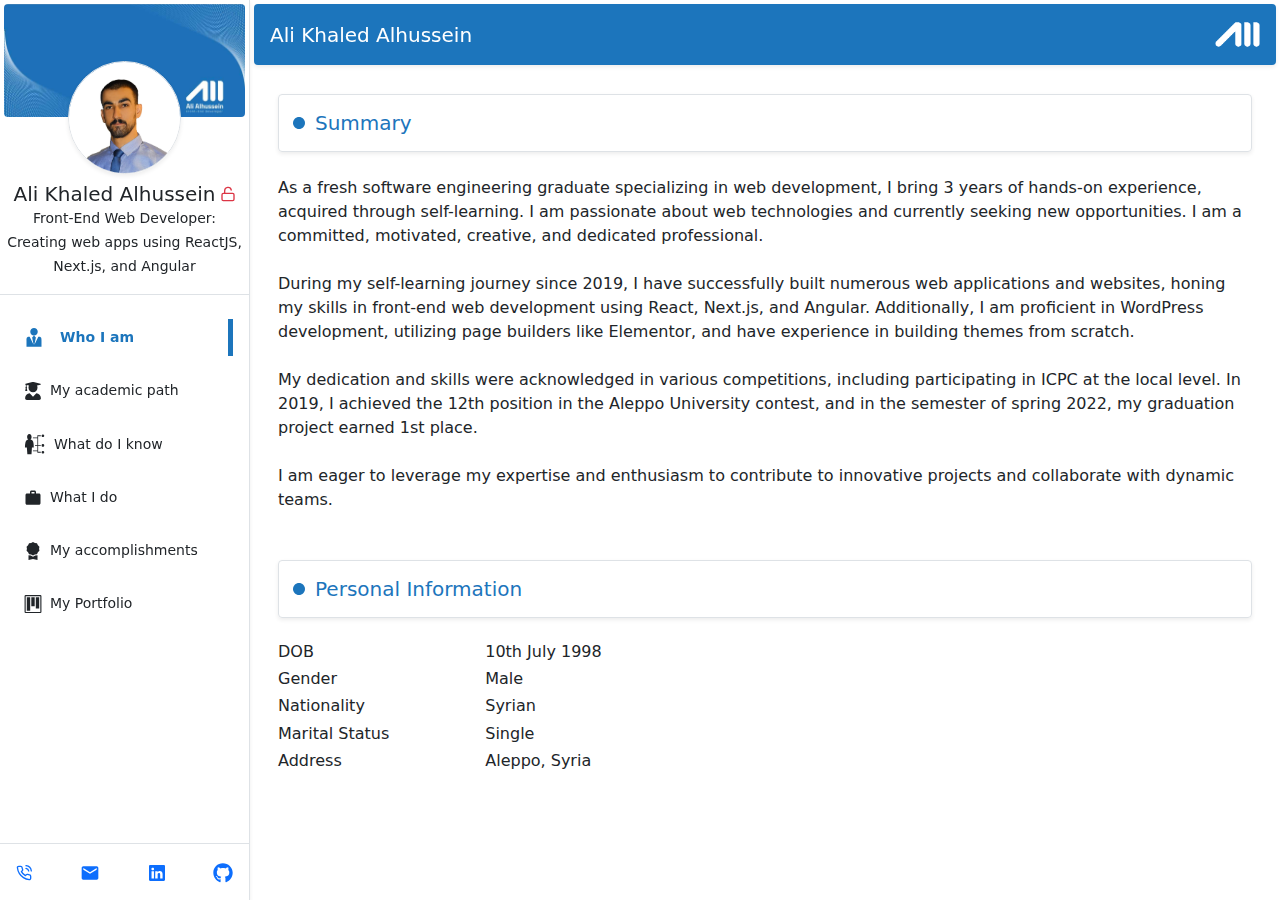
<file: index.html>
<!DOCTYPE html><html><head><meta name="google-site-verification" content="hrNNT5pPaaMSzD8x5HZt7SAsZ1hmXIeKKn1LujI1lFc"/><meta charSet="utf-8"/><meta name="viewport" content="width=device-width, initial-scale=1.0"/><title>Ali Khaled Alhussein<!-- --> E-Portfolio<!-- --></title><meta name="description" content="Ali Khaled Alhussein E-Portfolio and Personal Website"/><link rel="icon" href="/images/favicon.png"/><meta property="og:url" content="https://alialhussein.ml"/><meta property="og:type" content="Portfolio"/><meta property="og:title" content="Ali Khaled Alhussein"/><meta property="og:description" content="Ali Khaled Alhussein Personal Website"/><meta property="og:image" content="/images/a.alhussein.webp"/><meta property="fb:app_id" content="969634500464448"/><meta name="next-head-count" content="12"/><link rel="preload" href="/_next/static/css/39aa9e8486916da2.css" as="style"/><link rel="stylesheet" href="/_next/static/css/39aa9e8486916da2.css" data-n-g=""/><noscript data-n-css=""></noscript><script defer="" nomodule="" src="/_next/static/chunks/polyfills-5cd94c89d3acac5f.js"></script><script src="/_next/static/chunks/webpack-80847e48d39754ca.js" defer=""></script><script src="/_next/static/chunks/framework-fc97f3f1282ce3ed.js" defer=""></script><script src="/_next/static/chunks/main-f4ae3437c92c1efc.js" defer=""></script><script src="/_next/static/chunks/pages/_app-9fbe2980ce676875.js" defer=""></script><script src="/_next/static/chunks/pages/index-c53da28f315c4db6.js" defer=""></script><script src="/_next/static/tobWmZrGU4_QT_E0N9w4j/_buildManifest.js" defer=""></script><script src="/_next/static/tobWmZrGU4_QT_E0N9w4j/_ssgManifest.js" defer=""></script><script src="/_next/static/tobWmZrGU4_QT_E0N9w4j/_middlewareManifest.js" defer=""></script></head><body><div id="__next"><div id="main-content"><aside class="position-fixed top-0 start-0 d-none d-md-flex d-flex flex-column justify-content-between vh-100 border-end shadow-sm bg-white" style="width:250px;z-index:9999"><div class="text-center border-bottom"><div class="rounded m-1 mb-0" style="background:#1C75BC url(/images/panner.jpg);background-size:cover;height:113px"></div><div style="margin-top:-56px"><div><img src="/images/a.alhussein.webp" alt="profile-pic" class="img-fluid border shadow-sm rounded-circle" width="113px"/></div><div class="mt-2"><div class="d-flex align-items-center justify-content-center"><h5 class="mb-0 me-1">Ali Khaled Alhussein</h5><svg stroke="currentColor" fill="none" stroke-width="2" viewBox="0 0 24 24" stroke-linecap="round" stroke-linejoin="round" class="text-danger" role="button" height="1em" width="1em" xmlns="http://www.w3.org/2000/svg"><title>open to work</title><rect x="3" y="11" width="18" height="11" rx="2" ry="2"></rect><path d="M7 11V7a5 5 0 0 1 9.9-1"></path></svg></div><p class="px-1"><small>Front-End Web Developer: Creating web apps using ReactJS, Next.js, and Angular</small></p></div></div></div><div class="h-100 overflow-auto px-3 py-4"><span role="button" class="false d-flex align-items-center p-2 text-decoration-none w-100 mb-3" href="/"><svg stroke="currentColor" fill="currentColor" stroke-width="0" version="1.1" viewBox="0 0 16 16" font-size="20" height="1em" width="1em" xmlns="http://www.w3.org/2000/svg"><path d="M5 3c0-1.657 1.343-3 3-3s3 1.343 3 3c0 1.657-1.343 3-3 3s-3-1.343-3-3zM12.001 7h-0.553l-3.111 6.316 1.163-5.816-1.5-1.5-1.5 1.5 1.163 5.816-3.111-6.316h-0.554c-1.999 0-1.999 1.344-1.999 3v5h12v-5c0-1.656 0-3-1.999-3z"></path></svg><small class="ms-3">Who I am</small></span><span role="button" class="false d-flex align-items-center p-2 text-decoration-none w-100 mb-3" href="/education"><svg stroke="currentColor" fill="currentColor" stroke-width="0" viewBox="0 0 448 512" font-size="18" height="1em" width="1em" xmlns="http://www.w3.org/2000/svg"><path d="M319.4 320.6L224 416l-95.4-95.4C57.1 323.7 0 382.2 0 454.4v9.6c0 26.5 21.5 48 48 48h352c26.5 0 48-21.5 48-48v-9.6c0-72.2-57.1-130.7-128.6-133.8zM13.6 79.8l6.4 1.5v58.4c-7 4.2-12 11.5-12 20.3 0 8.4 4.6 15.4 11.1 19.7L3.5 242c-1.7 6.9 2.1 14 7.6 14h41.8c5.5 0 9.3-7.1 7.6-14l-15.6-62.3C51.4 175.4 56 168.4 56 160c0-8.8-5-16.1-12-20.3V87.1l66 15.9c-8.6 17.2-14 36.4-14 57 0 70.7 57.3 128 128 128s128-57.3 128-128c0-20.6-5.3-39.8-14-57l96.3-23.2c18.2-4.4 18.2-27.1 0-31.5l-190.4-46c-13-3.1-26.7-3.1-39.7 0L13.6 48.2c-18.1 4.4-18.1 27.2 0 31.6z"></path></svg><small class="ms-2">My academic path</small></span><span role="button" class="false d-flex align-items-center p-2 text-decoration-none w-100 mb-3" href="/skills"><svg stroke="currentColor" fill="currentColor" stroke-width="0" viewBox="0 0 512 512" font-size="22" height="1em" width="1em" xmlns="http://www.w3.org/2000/svg"><path d="M119.1 25v.1c-25 3.2-47.1 32-47.1 68.8 0 20.4 7.1 38.4 17.5 50.9L99.7 157 84 159.9c-13.7 2.6-23.8 9.9-32.2 21.5-8.5 11.5-14.9 27.5-19.4 45.8-8.2 33.6-9.9 74.7-10.1 110.5h44l11.9 158.4h96.3L185 337.7h41.9c0-36.2-.3-77.8-7.8-111.7-4-18.5-10.2-34.4-18.7-45.9-8.6-11.4-19.2-18.7-34.5-21l-16-2.5L160 144c10-12.5 16.7-30.2 16.7-50.1 0-39.2-24.8-68.8-52.4-68.8-2.9 0-4.7-.1-5.2-.1zM440 33c-17.2 0-31 13.77-31 31s13.8 31 31 31 31-13.77 31-31-13.8-31-31-31zM311 55v48H208v18h103v158h-55v18h55v110H208v18h103v32h80.8c-.5-2.9-.8-5.9-.8-9 0-3.1.3-6.1.8-9H329V297h62.8c-.5-2.9-.8-5.9-.8-9 0-3.1.3-6.1.8-9H329V73h62.8c-.5-2.92-.8-5.93-.8-9 0-3.07.3-6.08.8-9H311zm129 202c-17.2 0-31 13.8-31 31s13.8 31 31 31 31-13.8 31-31-13.8-31-31-31zm0 160c-17.2 0-31 13.8-31 31s13.8 31 31 31 31-13.8 31-31-13.8-31-31-31z"></path></svg><small class="ms-2">What do I know</small></span><span role="button" class="false d-flex align-items-center p-2 text-decoration-none w-100 mb-3" href="/experience"><svg stroke="currentColor" fill="currentColor" stroke-width="0" viewBox="0 0 24 24" font-size="18" height="1em" width="1em" xmlns="http://www.w3.org/2000/svg"><path fill="none" d="M0 0h24v24H0z"></path><path d="M20 6h-4V4c0-1.11-.89-2-2-2h-4c-1.11 0-2 .89-2 2v2H4c-1.11 0-1.99.89-1.99 2L2 19c0 1.11.89 2 2 2h16c1.11 0 2-.89 2-2V8c0-1.11-.89-2-2-2zm-6 0h-4V4h4v2z"></path></svg><small class="ms-2">What I do</small></span><span role="button" class="false d-flex align-items-center p-2 text-decoration-none w-100 mb-3" href="/accomplishments"><svg stroke="currentColor" fill="currentColor" stroke-width="0" viewBox="0 0 16 16" font-size="18" height="1em" width="1em" xmlns="http://www.w3.org/2000/svg"><path d="m8 0 1.669.864 1.858.282.842 1.68 1.337 1.32L13.4 6l.306 1.854-1.337 1.32-.842 1.68-1.858.282L8 12l-1.669-.864-1.858-.282-.842-1.68-1.337-1.32L2.6 6l-.306-1.854 1.337-1.32.842-1.68L6.331.864 8 0z"></path><path d="M4 11.794V16l4-1 4 1v-4.206l-2.018.306L8 13.126 6.018 12.1 4 11.794z"></path></svg><small class="ms-2">My accomplishments</small></span><span role="button" class="false d-flex align-items-center p-2 text-decoration-none w-100" href="/portfolio"><svg stroke="currentColor" fill="currentColor" stroke-width="0" viewBox="0 0 15 16" font-size="18" height="1em" width="1em" xmlns="http://www.w3.org/2000/svg"><path fill-rule="evenodd" d="M10 12h3V2h-3v10zm-4-2h3V2H6v8zm-4 4h3V2H2v12zm-1 1h13V1H1v14zM14 0H1a1 1 0 0 0-1 1v14a1 1 0 0 0 1 1h13a1 1 0 0 0 1-1V1a1 1 0 0 0-1-1z"></path></svg><small class="ms-2">My Portfolio</small></span></div><div class="border-top p-3 d-flex align-items-center justify-content-between"><a href="tel:+963991570653"><svg stroke="currentColor" fill="none" stroke-width="2" viewBox="0 0 24 24" stroke-linecap="round" stroke-linejoin="round" height="1em" width="1em" xmlns="http://www.w3.org/2000/svg"><path d="M15.05 5A5 5 0 0 1 19 8.95M15.05 1A9 9 0 0 1 23 8.94m-1 7.98v3a2 2 0 0 1-2.18 2 19.79 19.79 0 0 1-8.63-3.07 19.5 19.5 0 0 1-6-6 19.79 19.79 0 0 1-3.07-8.67A2 2 0 0 1 4.11 2h3a2 2 0 0 1 2 1.72 12.84 12.84 0 0 0 .7 2.81 2 2 0 0 1-.45 2.11L8.09 9.91a16 16 0 0 0 6 6l1.27-1.27a2 2 0 0 1 2.11-.45 12.84 12.84 0 0 0 2.81.7A2 2 0 0 1 22 16.92z"></path></svg></a><a href="mailto:a.alhussein33@gmail.com"><svg stroke="currentColor" fill="currentColor" stroke-width="0" viewBox="0 0 24 24" font-size="20" height="1em" width="1em" xmlns="http://www.w3.org/2000/svg"><path fill="none" d="M0 0h24v24H0z"></path><path d="M20 4H4c-1.1 0-1.99.9-1.99 2L2 18c0 1.1.9 2 2 2h16c1.1 0 2-.9 2-2V6c0-1.1-.9-2-2-2zm0 4l-8 5-8-5V6l8 5 8-5v2z"></path></svg></a><a href="https://www.linkedin.com/in/ali-alhussein" target="_blank" rel="noreferrer"><svg stroke="currentColor" fill="currentColor" stroke-width="0" viewBox="0 0 16 16" height="1em" width="1em" xmlns="http://www.w3.org/2000/svg"><path d="M0 1.146C0 .513.526 0 1.175 0h13.65C15.474 0 16 .513 16 1.146v13.708c0 .633-.526 1.146-1.175 1.146H1.175C.526 16 0 15.487 0 14.854V1.146zm4.943 12.248V6.169H2.542v7.225h2.401zm-1.2-8.212c.837 0 1.358-.554 1.358-1.248-.015-.709-.52-1.248-1.342-1.248-.822 0-1.359.54-1.359 1.248 0 .694.521 1.248 1.327 1.248h.016zm4.908 8.212V9.359c0-.216.016-.432.08-.586.173-.431.568-.878 1.232-.878.869 0 1.216.662 1.216 1.634v3.865h2.401V9.25c0-2.22-1.184-3.252-2.764-3.252-1.274 0-1.845.7-2.165 1.193v.025h-.016a5.54 5.54 0 0 1 .016-.025V6.169h-2.4c.03.678 0 7.225 0 7.225h2.4z"></path></svg></a><a href="https://github.com/3li7u" target="_blank" rel="noreferrer"><svg stroke="currentColor" fill="currentColor" stroke-width="0" viewBox="0 0 496 512" font-size="20" height="1em" width="1em" xmlns="http://www.w3.org/2000/svg"><path d="M165.9 397.4c0 2-2.3 3.6-5.2 3.6-3.3.3-5.6-1.3-5.6-3.6 0-2 2.3-3.6 5.2-3.6 3-.3 5.6 1.3 5.6 3.6zm-31.1-4.5c-.7 2 1.3 4.3 4.3 4.9 2.6 1 5.6 0 6.2-2s-1.3-4.3-4.3-5.2c-2.6-.7-5.5.3-6.2 2.3zm44.2-1.7c-2.9.7-4.9 2.6-4.6 4.9.3 2 2.9 3.3 5.9 2.6 2.9-.7 4.9-2.6 4.6-4.6-.3-1.9-3-3.2-5.9-2.9zM244.8 8C106.1 8 0 113.3 0 252c0 110.9 69.8 205.8 169.5 239.2 12.8 2.3 17.3-5.6 17.3-12.1 0-6.2-.3-40.4-.3-61.4 0 0-70 15-84.7-29.8 0 0-11.4-29.1-27.8-36.6 0 0-22.9-15.7 1.6-15.4 0 0 24.9 2 38.6 25.8 21.9 38.6 58.6 27.5 72.9 20.9 2.3-16 8.8-27.1 16-33.7-55.9-6.2-112.3-14.3-112.3-110.5 0-27.5 7.6-41.3 23.6-58.9-2.6-6.5-11.1-33.3 2.6-67.9 20.9-6.5 69 27 69 27 20-5.6 41.5-8.5 62.8-8.5s42.8 2.9 62.8 8.5c0 0 48.1-33.6 69-27 13.7 34.7 5.2 61.4 2.6 67.9 16 17.7 25.8 31.5 25.8 58.9 0 96.5-58.9 104.2-114.8 110.5 9.2 7.9 17 22.9 17 46.4 0 33.7-.3 75.4-.3 83.6 0 6.5 4.6 14.4 17.3 12.1C428.2 457.8 496 362.9 496 252 496 113.3 383.5 8 244.8 8zM97.2 352.9c-1.3 1-1 3.3.7 5.2 1.6 1.6 3.9 2.3 5.2 1 1.3-1 1-3.3-.7-5.2-1.6-1.6-3.9-2.3-5.2-1zm-10.8-8.1c-.7 1.3.3 2.9 2.3 3.9 1.6 1 3.6.7 4.3-.7.7-1.3-.3-2.9-2.3-3.9-2-.6-3.6-.3-4.3.7zm32.4 35.6c-1.6 1.3-1 4.3 1.3 6.2 2.3 2.3 5.2 2.6 6.5 1 1.3-1.3.7-4.3-1.3-6.2-2.2-2.3-5.2-2.6-6.5-1zm-11.4-14.7c-1.6 1-1.6 3.6 0 5.9 1.6 2.3 4.3 3.3 5.6 2.3 1.6-1.3 1.6-3.9 0-6.2-1.4-2.3-4-3.3-5.6-2z"></path></svg></a></div></aside><main class="ps-md-250" style="margin-top:70px"><header class="fixed-top ps-md-250"><div class="d-flex align-items-center justify-content-between shadow-sm bg-blue text-white rounded py-2 px-3 m-1"><svg stroke="currentColor" fill="currentColor" stroke-width="0" viewBox="0 0 448 512" class="d-md-none me-2" role="button" height="1em" width="1em" xmlns="http://www.w3.org/2000/svg"><path d="M16 132h416c8.837 0 16-7.163 16-16V76c0-8.837-7.163-16-16-16H16C7.163 60 0 67.163 0 76v40c0 8.837 7.163 16 16 16zm0 160h416c8.837 0 16-7.163 16-16v-40c0-8.837-7.163-16-16-16H16c-8.837 0-16 7.163-16 16v40c0 8.837 7.163 16 16 16zm0 160h416c8.837 0 16-7.163 16-16v-40c0-8.837-7.163-16-16-16H16c-8.837 0-16 7.163-16 16v40c0 8.837 7.163 16 16 16z"></path></svg><h5 role="button" class="mb-0">Ali Khaled Alhussein</h5><img src="/images/favicon.png" alt="profile-pic" class="img-fluid" width="45"/></div></header><main class="px-sm-3"><section class="py-4"><div class="container"><div><h5 class="mb-0 d-flex align-items-center text-blue shadow-sm border py-3 px-2 rounded"><svg stroke="currentColor" fill="currentColor" stroke-width="0" viewBox="0 0 8 16" font-size="24" class="me-1" height="1em" width="1em" xmlns="http://www.w3.org/2000/svg"><path fill-rule="evenodd" d="M0 8c0-2.2 1.8-4 4-4s4 1.8 4 4-1.8 4-4 4-4-1.8-4-4z"></path></svg><span>Summary</span></h5><p class="mt-4">As a fresh software engineering graduate specializing in web development, I bring 3 years of hands-on experience, acquired through self-learning. I am passionate about web technologies and currently seeking new opportunities. I am a committed, motivated, creative, and dedicated professional.<br/><br/>During my self-learning journey since 2019, I have successfully built numerous web applications and websites, honing my skills in front-end web development using React, Next.js, and Angular. Additionally, I am proficient in WordPress development, utilizing page builders like Elementor, and have experience in building themes from scratch.<br/><br/>My dedication and skills were acknowledged in various competitions, including participating in ICPC at the local level. In 2019, I achieved the 12th position in the Aleppo University contest, and in the semester of spring 2022, my graduation project earned 1st place.<br/><br/>I am eager to leverage my expertise and enthusiasm to contribute to innovative projects and collaborate with dynamic teams.</p></div><div class="mt-5"><h5 class="mb-0 d-flex align-items-center text-blue shadow-sm border py-3 px-2 rounded"><svg stroke="currentColor" fill="currentColor" stroke-width="0" viewBox="0 0 8 16" font-size="24" class="me-1" height="1em" width="1em" xmlns="http://www.w3.org/2000/svg"><path fill-rule="evenodd" d="M0 8c0-2.2 1.8-4 4-4s4 1.8 4 4-1.8 4-4 4-4-1.8-4-4z"></path></svg><span>Personal Information</span></h5><div class="mt-4 d-flex"><div class="me-5"><h6>DOB</h6><h6>Gender</h6><h6>Nationality</h6><h6>Marital Status</h6><h6>Address</h6></div><div class="ms-5"><h6 class="fw-normal">10th  July 1998</h6><h6 class="fw-normal">Male</h6><h6 class="fw-normal">Syrian</h6><h6 class="fw-normal">Single</h6><h6 class="fw-normal">Aleppo, Syria</h6></div></div></div></div></section></main></main></div></div><script id="__NEXT_DATA__" type="application/json">{"props":{"pageProps":{}},"page":"/","query":{},"buildId":"tobWmZrGU4_QT_E0N9w4j","nextExport":true,"autoExport":true,"isFallback":false,"scriptLoader":[]}</script></body></html>
</file>
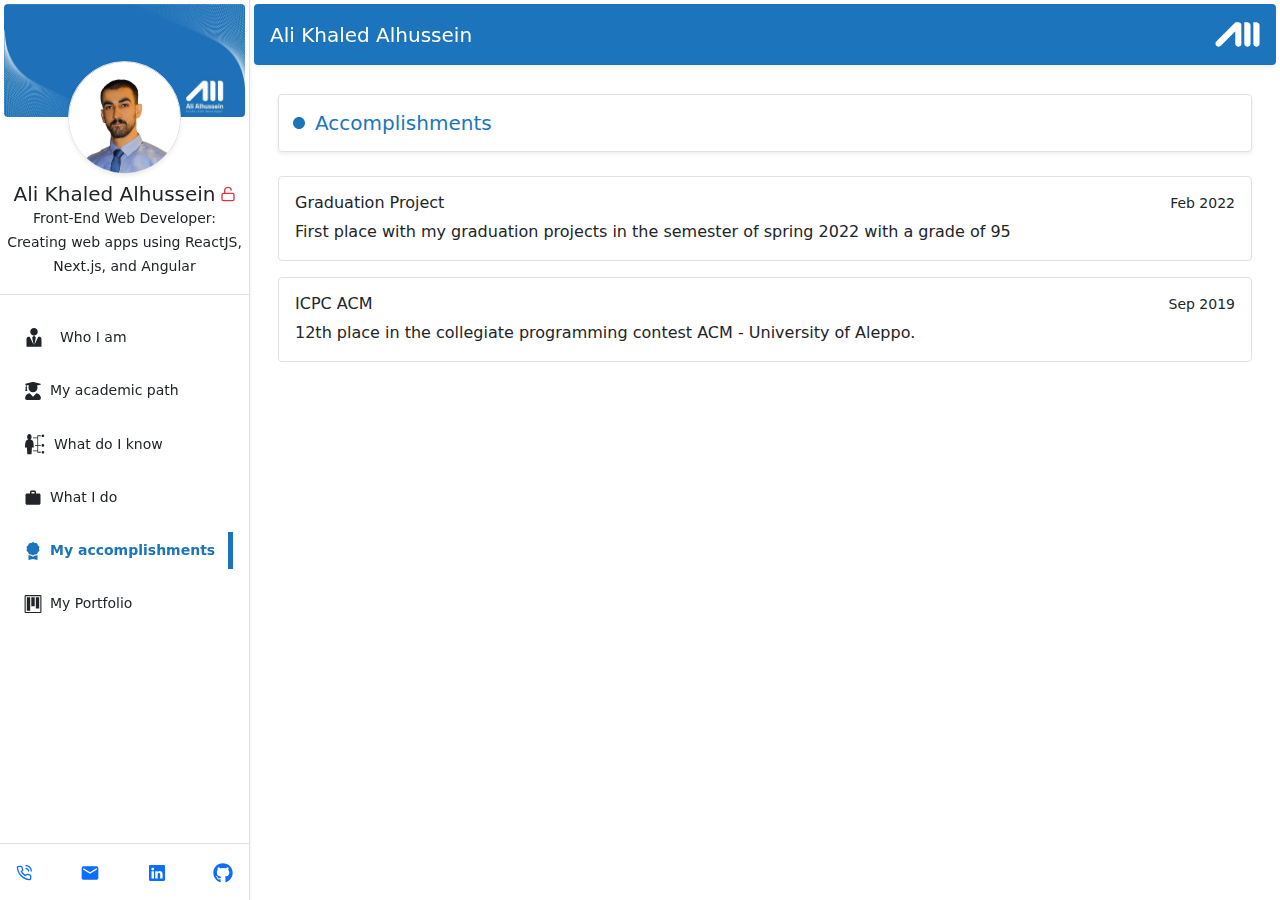
<file: accomplishments.html>
<!DOCTYPE html><html><head><meta name="google-site-verification" content="hrNNT5pPaaMSzD8x5HZt7SAsZ1hmXIeKKn1LujI1lFc"/><meta charSet="utf-8"/><meta name="viewport" content="width=device-width, initial-scale=1.0"/><title>Ali Khaled Alhussein<!-- --> E-Portfolio<!-- --></title><meta name="description" content="Ali Khaled Alhussein E-Portfolio and Personal Website"/><link rel="icon" href="/images/favicon.png"/><meta property="og:url" content="https://alialhussein.ml"/><meta property="og:type" content="Portfolio"/><meta property="og:title" content="Ali Khaled Alhussein"/><meta property="og:description" content="Ali Khaled Alhussein Personal Website"/><meta property="og:image" content="/images/a.alhussein.webp"/><meta property="fb:app_id" content="969634500464448"/><meta name="next-head-count" content="12"/><link rel="preload" href="/_next/static/css/39aa9e8486916da2.css" as="style"/><link rel="stylesheet" href="/_next/static/css/39aa9e8486916da2.css" data-n-g=""/><noscript data-n-css=""></noscript><script defer="" nomodule="" src="/_next/static/chunks/polyfills-5cd94c89d3acac5f.js"></script><script src="/_next/static/chunks/webpack-80847e48d39754ca.js" defer=""></script><script src="/_next/static/chunks/framework-fc97f3f1282ce3ed.js" defer=""></script><script src="/_next/static/chunks/main-f4ae3437c92c1efc.js" defer=""></script><script src="/_next/static/chunks/pages/_app-9fbe2980ce676875.js" defer=""></script><script src="/_next/static/chunks/pages/accomplishments-76f80197c2c41124.js" defer=""></script><script src="/_next/static/tobWmZrGU4_QT_E0N9w4j/_buildManifest.js" defer=""></script><script src="/_next/static/tobWmZrGU4_QT_E0N9w4j/_ssgManifest.js" defer=""></script><script src="/_next/static/tobWmZrGU4_QT_E0N9w4j/_middlewareManifest.js" defer=""></script></head><body><div id="__next"><div id="main-content"><aside class="position-fixed top-0 start-0 d-none d-md-flex d-flex flex-column justify-content-between vh-100 border-end shadow-sm bg-white" style="width:250px;z-index:9999"><div class="text-center border-bottom"><div class="rounded m-1 mb-0" style="background:#1C75BC url(/images/panner.jpg);background-size:cover;height:113px"></div><div style="margin-top:-56px"><div><img src="/images/a.alhussein.webp" alt="profile-pic" class="img-fluid border shadow-sm rounded-circle" width="113px"/></div><div class="mt-2"><div class="d-flex align-items-center justify-content-center"><h5 class="mb-0 me-1">Ali Khaled Alhussein</h5><svg stroke="currentColor" fill="none" stroke-width="2" viewBox="0 0 24 24" stroke-linecap="round" stroke-linejoin="round" class="text-danger" role="button" height="1em" width="1em" xmlns="http://www.w3.org/2000/svg"><title>open to work</title><rect x="3" y="11" width="18" height="11" rx="2" ry="2"></rect><path d="M7 11V7a5 5 0 0 1 9.9-1"></path></svg></div><p class="px-1"><small>Front-End Web Developer: Creating web apps using ReactJS, Next.js, and Angular</small></p></div></div></div><div class="h-100 overflow-auto px-3 py-4"><span role="button" class="false d-flex align-items-center p-2 text-decoration-none w-100 mb-3" href="/"><svg stroke="currentColor" fill="currentColor" stroke-width="0" version="1.1" viewBox="0 0 16 16" font-size="20" height="1em" width="1em" xmlns="http://www.w3.org/2000/svg"><path d="M5 3c0-1.657 1.343-3 3-3s3 1.343 3 3c0 1.657-1.343 3-3 3s-3-1.343-3-3zM12.001 7h-0.553l-3.111 6.316 1.163-5.816-1.5-1.5-1.5 1.5 1.163 5.816-3.111-6.316h-0.554c-1.999 0-1.999 1.344-1.999 3v5h12v-5c0-1.656 0-3-1.999-3z"></path></svg><small class="ms-3">Who I am</small></span><span role="button" class="false d-flex align-items-center p-2 text-decoration-none w-100 mb-3" href="/education"><svg stroke="currentColor" fill="currentColor" stroke-width="0" viewBox="0 0 448 512" font-size="18" height="1em" width="1em" xmlns="http://www.w3.org/2000/svg"><path d="M319.4 320.6L224 416l-95.4-95.4C57.1 323.7 0 382.2 0 454.4v9.6c0 26.5 21.5 48 48 48h352c26.5 0 48-21.5 48-48v-9.6c0-72.2-57.1-130.7-128.6-133.8zM13.6 79.8l6.4 1.5v58.4c-7 4.2-12 11.5-12 20.3 0 8.4 4.6 15.4 11.1 19.7L3.5 242c-1.7 6.9 2.1 14 7.6 14h41.8c5.5 0 9.3-7.1 7.6-14l-15.6-62.3C51.4 175.4 56 168.4 56 160c0-8.8-5-16.1-12-20.3V87.1l66 15.9c-8.6 17.2-14 36.4-14 57 0 70.7 57.3 128 128 128s128-57.3 128-128c0-20.6-5.3-39.8-14-57l96.3-23.2c18.2-4.4 18.2-27.1 0-31.5l-190.4-46c-13-3.1-26.7-3.1-39.7 0L13.6 48.2c-18.1 4.4-18.1 27.2 0 31.6z"></path></svg><small class="ms-2">My academic path</small></span><span role="button" class="false d-flex align-items-center p-2 text-decoration-none w-100 mb-3" href="/skills"><svg stroke="currentColor" fill="currentColor" stroke-width="0" viewBox="0 0 512 512" font-size="22" height="1em" width="1em" xmlns="http://www.w3.org/2000/svg"><path d="M119.1 25v.1c-25 3.2-47.1 32-47.1 68.8 0 20.4 7.1 38.4 17.5 50.9L99.7 157 84 159.9c-13.7 2.6-23.8 9.9-32.2 21.5-8.5 11.5-14.9 27.5-19.4 45.8-8.2 33.6-9.9 74.7-10.1 110.5h44l11.9 158.4h96.3L185 337.7h41.9c0-36.2-.3-77.8-7.8-111.7-4-18.5-10.2-34.4-18.7-45.9-8.6-11.4-19.2-18.7-34.5-21l-16-2.5L160 144c10-12.5 16.7-30.2 16.7-50.1 0-39.2-24.8-68.8-52.4-68.8-2.9 0-4.7-.1-5.2-.1zM440 33c-17.2 0-31 13.77-31 31s13.8 31 31 31 31-13.77 31-31-13.8-31-31-31zM311 55v48H208v18h103v158h-55v18h55v110H208v18h103v32h80.8c-.5-2.9-.8-5.9-.8-9 0-3.1.3-6.1.8-9H329V297h62.8c-.5-2.9-.8-5.9-.8-9 0-3.1.3-6.1.8-9H329V73h62.8c-.5-2.92-.8-5.93-.8-9 0-3.07.3-6.08.8-9H311zm129 202c-17.2 0-31 13.8-31 31s13.8 31 31 31 31-13.8 31-31-13.8-31-31-31zm0 160c-17.2 0-31 13.8-31 31s13.8 31 31 31 31-13.8 31-31-13.8-31-31-31z"></path></svg><small class="ms-2">What do I know</small></span><span role="button" class="false d-flex align-items-center p-2 text-decoration-none w-100 mb-3" href="/experience"><svg stroke="currentColor" fill="currentColor" stroke-width="0" viewBox="0 0 24 24" font-size="18" height="1em" width="1em" xmlns="http://www.w3.org/2000/svg"><path fill="none" d="M0 0h24v24H0z"></path><path d="M20 6h-4V4c0-1.11-.89-2-2-2h-4c-1.11 0-2 .89-2 2v2H4c-1.11 0-1.99.89-1.99 2L2 19c0 1.11.89 2 2 2h16c1.11 0 2-.89 2-2V8c0-1.11-.89-2-2-2zm-6 0h-4V4h4v2z"></path></svg><small class="ms-2">What I do</small></span><span role="button" class="false d-flex align-items-center p-2 text-decoration-none w-100 mb-3" href="/accomplishments"><svg stroke="currentColor" fill="currentColor" stroke-width="0" viewBox="0 0 16 16" font-size="18" height="1em" width="1em" xmlns="http://www.w3.org/2000/svg"><path d="m8 0 1.669.864 1.858.282.842 1.68 1.337 1.32L13.4 6l.306 1.854-1.337 1.32-.842 1.68-1.858.282L8 12l-1.669-.864-1.858-.282-.842-1.68-1.337-1.32L2.6 6l-.306-1.854 1.337-1.32.842-1.68L6.331.864 8 0z"></path><path d="M4 11.794V16l4-1 4 1v-4.206l-2.018.306L8 13.126 6.018 12.1 4 11.794z"></path></svg><small class="ms-2">My accomplishments</small></span><span role="button" class="false d-flex align-items-center p-2 text-decoration-none w-100" href="/portfolio"><svg stroke="currentColor" fill="currentColor" stroke-width="0" viewBox="0 0 15 16" font-size="18" height="1em" width="1em" xmlns="http://www.w3.org/2000/svg"><path fill-rule="evenodd" d="M10 12h3V2h-3v10zm-4-2h3V2H6v8zm-4 4h3V2H2v12zm-1 1h13V1H1v14zM14 0H1a1 1 0 0 0-1 1v14a1 1 0 0 0 1 1h13a1 1 0 0 0 1-1V1a1 1 0 0 0-1-1z"></path></svg><small class="ms-2">My Portfolio</small></span></div><div class="border-top p-3 d-flex align-items-center justify-content-between"><a href="tel:+963991570653"><svg stroke="currentColor" fill="none" stroke-width="2" viewBox="0 0 24 24" stroke-linecap="round" stroke-linejoin="round" height="1em" width="1em" xmlns="http://www.w3.org/2000/svg"><path d="M15.05 5A5 5 0 0 1 19 8.95M15.05 1A9 9 0 0 1 23 8.94m-1 7.98v3a2 2 0 0 1-2.18 2 19.79 19.79 0 0 1-8.63-3.07 19.5 19.5 0 0 1-6-6 19.79 19.79 0 0 1-3.07-8.67A2 2 0 0 1 4.11 2h3a2 2 0 0 1 2 1.72 12.84 12.84 0 0 0 .7 2.81 2 2 0 0 1-.45 2.11L8.09 9.91a16 16 0 0 0 6 6l1.27-1.27a2 2 0 0 1 2.11-.45 12.84 12.84 0 0 0 2.81.7A2 2 0 0 1 22 16.92z"></path></svg></a><a href="mailto:a.alhussein33@gmail.com"><svg stroke="currentColor" fill="currentColor" stroke-width="0" viewBox="0 0 24 24" font-size="20" height="1em" width="1em" xmlns="http://www.w3.org/2000/svg"><path fill="none" d="M0 0h24v24H0z"></path><path d="M20 4H4c-1.1 0-1.99.9-1.99 2L2 18c0 1.1.9 2 2 2h16c1.1 0 2-.9 2-2V6c0-1.1-.9-2-2-2zm0 4l-8 5-8-5V6l8 5 8-5v2z"></path></svg></a><a href="https://www.linkedin.com/in/ali-alhussein" target="_blank" rel="noreferrer"><svg stroke="currentColor" fill="currentColor" stroke-width="0" viewBox="0 0 16 16" height="1em" width="1em" xmlns="http://www.w3.org/2000/svg"><path d="M0 1.146C0 .513.526 0 1.175 0h13.65C15.474 0 16 .513 16 1.146v13.708c0 .633-.526 1.146-1.175 1.146H1.175C.526 16 0 15.487 0 14.854V1.146zm4.943 12.248V6.169H2.542v7.225h2.401zm-1.2-8.212c.837 0 1.358-.554 1.358-1.248-.015-.709-.52-1.248-1.342-1.248-.822 0-1.359.54-1.359 1.248 0 .694.521 1.248 1.327 1.248h.016zm4.908 8.212V9.359c0-.216.016-.432.08-.586.173-.431.568-.878 1.232-.878.869 0 1.216.662 1.216 1.634v3.865h2.401V9.25c0-2.22-1.184-3.252-2.764-3.252-1.274 0-1.845.7-2.165 1.193v.025h-.016a5.54 5.54 0 0 1 .016-.025V6.169h-2.4c.03.678 0 7.225 0 7.225h2.4z"></path></svg></a><a href="https://github.com/3li7u" target="_blank" rel="noreferrer"><svg stroke="currentColor" fill="currentColor" stroke-width="0" viewBox="0 0 496 512" font-size="20" height="1em" width="1em" xmlns="http://www.w3.org/2000/svg"><path d="M165.9 397.4c0 2-2.3 3.6-5.2 3.6-3.3.3-5.6-1.3-5.6-3.6 0-2 2.3-3.6 5.2-3.6 3-.3 5.6 1.3 5.6 3.6zm-31.1-4.5c-.7 2 1.3 4.3 4.3 4.9 2.6 1 5.6 0 6.2-2s-1.3-4.3-4.3-5.2c-2.6-.7-5.5.3-6.2 2.3zm44.2-1.7c-2.9.7-4.9 2.6-4.6 4.9.3 2 2.9 3.3 5.9 2.6 2.9-.7 4.9-2.6 4.6-4.6-.3-1.9-3-3.2-5.9-2.9zM244.8 8C106.1 8 0 113.3 0 252c0 110.9 69.8 205.8 169.5 239.2 12.8 2.3 17.3-5.6 17.3-12.1 0-6.2-.3-40.4-.3-61.4 0 0-70 15-84.7-29.8 0 0-11.4-29.1-27.8-36.6 0 0-22.9-15.7 1.6-15.4 0 0 24.9 2 38.6 25.8 21.9 38.6 58.6 27.5 72.9 20.9 2.3-16 8.8-27.1 16-33.7-55.9-6.2-112.3-14.3-112.3-110.5 0-27.5 7.6-41.3 23.6-58.9-2.6-6.5-11.1-33.3 2.6-67.9 20.9-6.5 69 27 69 27 20-5.6 41.5-8.5 62.8-8.5s42.8 2.9 62.8 8.5c0 0 48.1-33.6 69-27 13.7 34.7 5.2 61.4 2.6 67.9 16 17.7 25.8 31.5 25.8 58.9 0 96.5-58.9 104.2-114.8 110.5 9.2 7.9 17 22.9 17 46.4 0 33.7-.3 75.4-.3 83.6 0 6.5 4.6 14.4 17.3 12.1C428.2 457.8 496 362.9 496 252 496 113.3 383.5 8 244.8 8zM97.2 352.9c-1.3 1-1 3.3.7 5.2 1.6 1.6 3.9 2.3 5.2 1 1.3-1 1-3.3-.7-5.2-1.6-1.6-3.9-2.3-5.2-1zm-10.8-8.1c-.7 1.3.3 2.9 2.3 3.9 1.6 1 3.6.7 4.3-.7.7-1.3-.3-2.9-2.3-3.9-2-.6-3.6-.3-4.3.7zm32.4 35.6c-1.6 1.3-1 4.3 1.3 6.2 2.3 2.3 5.2 2.6 6.5 1 1.3-1.3.7-4.3-1.3-6.2-2.2-2.3-5.2-2.6-6.5-1zm-11.4-14.7c-1.6 1-1.6 3.6 0 5.9 1.6 2.3 4.3 3.3 5.6 2.3 1.6-1.3 1.6-3.9 0-6.2-1.4-2.3-4-3.3-5.6-2z"></path></svg></a></div></aside><main class="ps-md-250" style="margin-top:70px"><header class="fixed-top ps-md-250"><div class="d-flex align-items-center justify-content-between shadow-sm bg-blue text-white rounded py-2 px-3 m-1"><svg stroke="currentColor" fill="currentColor" stroke-width="0" viewBox="0 0 448 512" class="d-md-none me-2" role="button" height="1em" width="1em" xmlns="http://www.w3.org/2000/svg"><path d="M16 132h416c8.837 0 16-7.163 16-16V76c0-8.837-7.163-16-16-16H16C7.163 60 0 67.163 0 76v40c0 8.837 7.163 16 16 16zm0 160h416c8.837 0 16-7.163 16-16v-40c0-8.837-7.163-16-16-16H16c-8.837 0-16 7.163-16 16v40c0 8.837 7.163 16 16 16zm0 160h416c8.837 0 16-7.163 16-16v-40c0-8.837-7.163-16-16-16H16c-8.837 0-16 7.163-16 16v40c0 8.837 7.163 16 16 16z"></path></svg><h5 role="button" class="mb-0">Ali Khaled Alhussein</h5><img src="/images/favicon.png" alt="profile-pic" class="img-fluid" width="45"/></div></header><main class="px-sm-3"><section class="py-4"><div class="container"><h5 class="mb-0 d-flex align-items-center text-blue shadow-sm border py-3 px-2 rounded"><svg stroke="currentColor" fill="currentColor" stroke-width="0" viewBox="0 0 8 16" font-size="24" class="me-1" height="1em" width="1em" xmlns="http://www.w3.org/2000/svg"><path fill-rule="evenodd" d="M0 8c0-2.2 1.8-4 4-4s4 1.8 4 4-1.8 4-4 4-4-1.8-4-4z"></path></svg><span>Accomplishments</span></h5><div class="mt-4"><div class="p-3 mb-3 rounded border"><div class="d-flex justify-content-between"><h6>Graduation Project</h6><h6><small>Feb 2022</small></h6></div><div><p class="mb-0">First place with my graduation projects in the semester of spring 2022 with a grade of 95</p></div></div><div class="p-3 mb-3 rounded border"><div class="d-flex justify-content-between"><h6>ICPC ACM</h6><h6><small>Sep 2019</small></h6></div><div><p class="mb-0">12th place in the collegiate programming contest ACM - University of Aleppo.</p></div></div></div></div></section></main></main></div></div><script id="__NEXT_DATA__" type="application/json">{"props":{"pageProps":{}},"page":"/accomplishments","query":{},"buildId":"tobWmZrGU4_QT_E0N9w4j","nextExport":true,"autoExport":true,"isFallback":false,"scriptLoader":[]}</script></body></html>
</file>
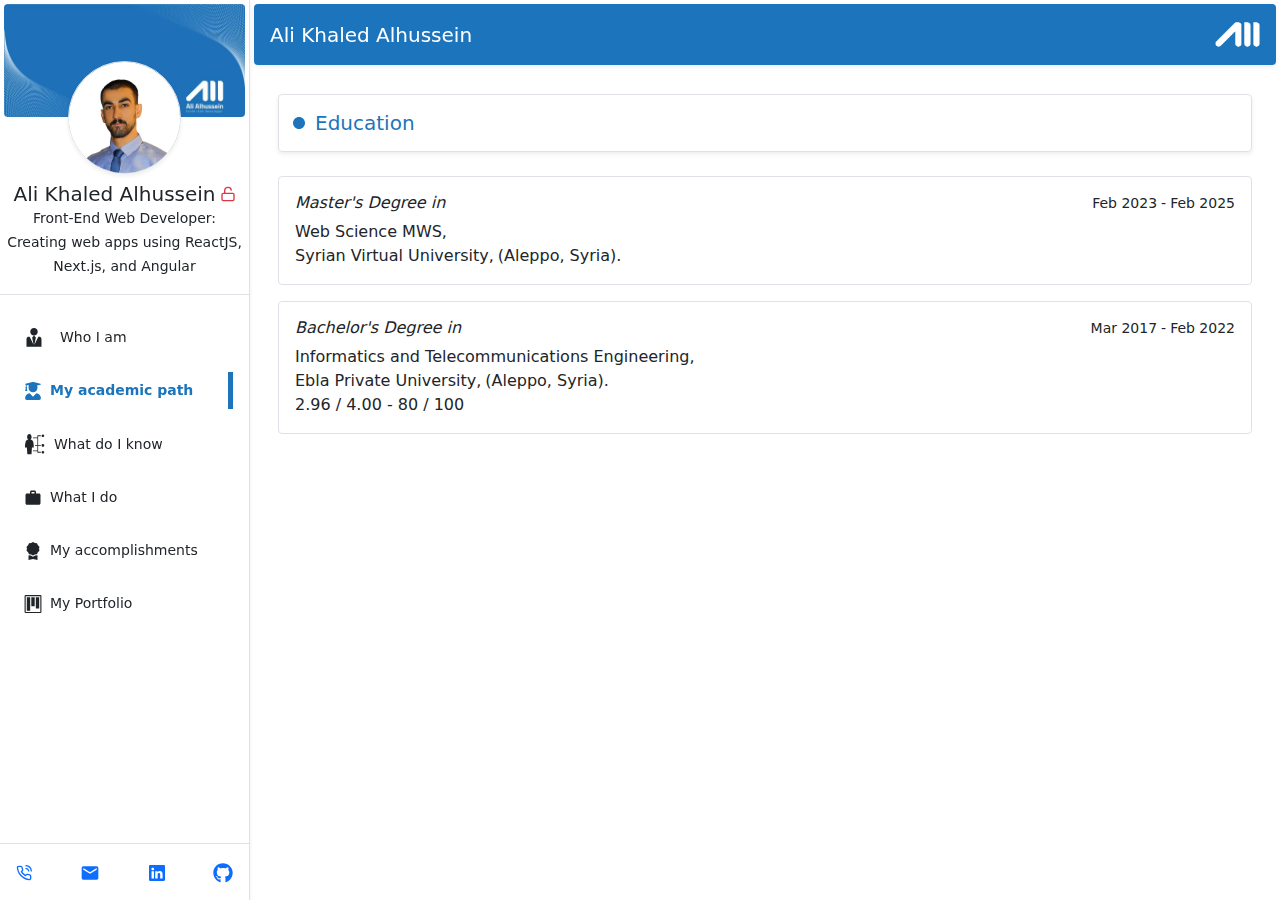
<file: education.html>
<!DOCTYPE html><html><head><meta name="google-site-verification" content="hrNNT5pPaaMSzD8x5HZt7SAsZ1hmXIeKKn1LujI1lFc"/><meta charSet="utf-8"/><meta name="viewport" content="width=device-width, initial-scale=1.0"/><title>Ali Khaled Alhussein<!-- --> E-Portfolio<!-- --></title><meta name="description" content="Ali Khaled Alhussein E-Portfolio and Personal Website"/><link rel="icon" href="/images/favicon.png"/><meta property="og:url" content="https://alialhussein.ml"/><meta property="og:type" content="Portfolio"/><meta property="og:title" content="Ali Khaled Alhussein"/><meta property="og:description" content="Ali Khaled Alhussein Personal Website"/><meta property="og:image" content="/images/a.alhussein.webp"/><meta property="fb:app_id" content="969634500464448"/><meta name="next-head-count" content="12"/><link rel="preload" href="/_next/static/css/39aa9e8486916da2.css" as="style"/><link rel="stylesheet" href="/_next/static/css/39aa9e8486916da2.css" data-n-g=""/><noscript data-n-css=""></noscript><script defer="" nomodule="" src="/_next/static/chunks/polyfills-5cd94c89d3acac5f.js"></script><script src="/_next/static/chunks/webpack-80847e48d39754ca.js" defer=""></script><script src="/_next/static/chunks/framework-fc97f3f1282ce3ed.js" defer=""></script><script src="/_next/static/chunks/main-f4ae3437c92c1efc.js" defer=""></script><script src="/_next/static/chunks/pages/_app-9fbe2980ce676875.js" defer=""></script><script src="/_next/static/chunks/pages/education-5521a71c30fb97fa.js" defer=""></script><script src="/_next/static/tobWmZrGU4_QT_E0N9w4j/_buildManifest.js" defer=""></script><script src="/_next/static/tobWmZrGU4_QT_E0N9w4j/_ssgManifest.js" defer=""></script><script src="/_next/static/tobWmZrGU4_QT_E0N9w4j/_middlewareManifest.js" defer=""></script></head><body><div id="__next"><div id="main-content"><aside class="position-fixed top-0 start-0 d-none d-md-flex d-flex flex-column justify-content-between vh-100 border-end shadow-sm bg-white" style="width:250px;z-index:9999"><div class="text-center border-bottom"><div class="rounded m-1 mb-0" style="background:#1C75BC url(/images/panner.jpg);background-size:cover;height:113px"></div><div style="margin-top:-56px"><div><img src="/images/a.alhussein.webp" alt="profile-pic" class="img-fluid border shadow-sm rounded-circle" width="113px"/></div><div class="mt-2"><div class="d-flex align-items-center justify-content-center"><h5 class="mb-0 me-1">Ali Khaled Alhussein</h5><svg stroke="currentColor" fill="none" stroke-width="2" viewBox="0 0 24 24" stroke-linecap="round" stroke-linejoin="round" class="text-danger" role="button" height="1em" width="1em" xmlns="http://www.w3.org/2000/svg"><title>open to work</title><rect x="3" y="11" width="18" height="11" rx="2" ry="2"></rect><path d="M7 11V7a5 5 0 0 1 9.9-1"></path></svg></div><p class="px-1"><small>Front-End Web Developer: Creating web apps using ReactJS, Next.js, and Angular</small></p></div></div></div><div class="h-100 overflow-auto px-3 py-4"><span role="button" class="false d-flex align-items-center p-2 text-decoration-none w-100 mb-3" href="/"><svg stroke="currentColor" fill="currentColor" stroke-width="0" version="1.1" viewBox="0 0 16 16" font-size="20" height="1em" width="1em" xmlns="http://www.w3.org/2000/svg"><path d="M5 3c0-1.657 1.343-3 3-3s3 1.343 3 3c0 1.657-1.343 3-3 3s-3-1.343-3-3zM12.001 7h-0.553l-3.111 6.316 1.163-5.816-1.5-1.5-1.5 1.5 1.163 5.816-3.111-6.316h-0.554c-1.999 0-1.999 1.344-1.999 3v5h12v-5c0-1.656 0-3-1.999-3z"></path></svg><small class="ms-3">Who I am</small></span><span role="button" class="false d-flex align-items-center p-2 text-decoration-none w-100 mb-3" href="/education"><svg stroke="currentColor" fill="currentColor" stroke-width="0" viewBox="0 0 448 512" font-size="18" height="1em" width="1em" xmlns="http://www.w3.org/2000/svg"><path d="M319.4 320.6L224 416l-95.4-95.4C57.1 323.7 0 382.2 0 454.4v9.6c0 26.5 21.5 48 48 48h352c26.5 0 48-21.5 48-48v-9.6c0-72.2-57.1-130.7-128.6-133.8zM13.6 79.8l6.4 1.5v58.4c-7 4.2-12 11.5-12 20.3 0 8.4 4.6 15.4 11.1 19.7L3.5 242c-1.7 6.9 2.1 14 7.6 14h41.8c5.5 0 9.3-7.1 7.6-14l-15.6-62.3C51.4 175.4 56 168.4 56 160c0-8.8-5-16.1-12-20.3V87.1l66 15.9c-8.6 17.2-14 36.4-14 57 0 70.7 57.3 128 128 128s128-57.3 128-128c0-20.6-5.3-39.8-14-57l96.3-23.2c18.2-4.4 18.2-27.1 0-31.5l-190.4-46c-13-3.1-26.7-3.1-39.7 0L13.6 48.2c-18.1 4.4-18.1 27.2 0 31.6z"></path></svg><small class="ms-2">My academic path</small></span><span role="button" class="false d-flex align-items-center p-2 text-decoration-none w-100 mb-3" href="/skills"><svg stroke="currentColor" fill="currentColor" stroke-width="0" viewBox="0 0 512 512" font-size="22" height="1em" width="1em" xmlns="http://www.w3.org/2000/svg"><path d="M119.1 25v.1c-25 3.2-47.1 32-47.1 68.8 0 20.4 7.1 38.4 17.5 50.9L99.7 157 84 159.9c-13.7 2.6-23.8 9.9-32.2 21.5-8.5 11.5-14.9 27.5-19.4 45.8-8.2 33.6-9.9 74.7-10.1 110.5h44l11.9 158.4h96.3L185 337.7h41.9c0-36.2-.3-77.8-7.8-111.7-4-18.5-10.2-34.4-18.7-45.9-8.6-11.4-19.2-18.7-34.5-21l-16-2.5L160 144c10-12.5 16.7-30.2 16.7-50.1 0-39.2-24.8-68.8-52.4-68.8-2.9 0-4.7-.1-5.2-.1zM440 33c-17.2 0-31 13.77-31 31s13.8 31 31 31 31-13.77 31-31-13.8-31-31-31zM311 55v48H208v18h103v158h-55v18h55v110H208v18h103v32h80.8c-.5-2.9-.8-5.9-.8-9 0-3.1.3-6.1.8-9H329V297h62.8c-.5-2.9-.8-5.9-.8-9 0-3.1.3-6.1.8-9H329V73h62.8c-.5-2.92-.8-5.93-.8-9 0-3.07.3-6.08.8-9H311zm129 202c-17.2 0-31 13.8-31 31s13.8 31 31 31 31-13.8 31-31-13.8-31-31-31zm0 160c-17.2 0-31 13.8-31 31s13.8 31 31 31 31-13.8 31-31-13.8-31-31-31z"></path></svg><small class="ms-2">What do I know</small></span><span role="button" class="false d-flex align-items-center p-2 text-decoration-none w-100 mb-3" href="/experience"><svg stroke="currentColor" fill="currentColor" stroke-width="0" viewBox="0 0 24 24" font-size="18" height="1em" width="1em" xmlns="http://www.w3.org/2000/svg"><path fill="none" d="M0 0h24v24H0z"></path><path d="M20 6h-4V4c0-1.11-.89-2-2-2h-4c-1.11 0-2 .89-2 2v2H4c-1.11 0-1.99.89-1.99 2L2 19c0 1.11.89 2 2 2h16c1.11 0 2-.89 2-2V8c0-1.11-.89-2-2-2zm-6 0h-4V4h4v2z"></path></svg><small class="ms-2">What I do</small></span><span role="button" class="false d-flex align-items-center p-2 text-decoration-none w-100 mb-3" href="/accomplishments"><svg stroke="currentColor" fill="currentColor" stroke-width="0" viewBox="0 0 16 16" font-size="18" height="1em" width="1em" xmlns="http://www.w3.org/2000/svg"><path d="m8 0 1.669.864 1.858.282.842 1.68 1.337 1.32L13.4 6l.306 1.854-1.337 1.32-.842 1.68-1.858.282L8 12l-1.669-.864-1.858-.282-.842-1.68-1.337-1.32L2.6 6l-.306-1.854 1.337-1.32.842-1.68L6.331.864 8 0z"></path><path d="M4 11.794V16l4-1 4 1v-4.206l-2.018.306L8 13.126 6.018 12.1 4 11.794z"></path></svg><small class="ms-2">My accomplishments</small></span><span role="button" class="false d-flex align-items-center p-2 text-decoration-none w-100" href="/portfolio"><svg stroke="currentColor" fill="currentColor" stroke-width="0" viewBox="0 0 15 16" font-size="18" height="1em" width="1em" xmlns="http://www.w3.org/2000/svg"><path fill-rule="evenodd" d="M10 12h3V2h-3v10zm-4-2h3V2H6v8zm-4 4h3V2H2v12zm-1 1h13V1H1v14zM14 0H1a1 1 0 0 0-1 1v14a1 1 0 0 0 1 1h13a1 1 0 0 0 1-1V1a1 1 0 0 0-1-1z"></path></svg><small class="ms-2">My Portfolio</small></span></div><div class="border-top p-3 d-flex align-items-center justify-content-between"><a href="tel:+963991570653"><svg stroke="currentColor" fill="none" stroke-width="2" viewBox="0 0 24 24" stroke-linecap="round" stroke-linejoin="round" height="1em" width="1em" xmlns="http://www.w3.org/2000/svg"><path d="M15.05 5A5 5 0 0 1 19 8.95M15.05 1A9 9 0 0 1 23 8.94m-1 7.98v3a2 2 0 0 1-2.18 2 19.79 19.79 0 0 1-8.63-3.07 19.5 19.5 0 0 1-6-6 19.79 19.79 0 0 1-3.07-8.67A2 2 0 0 1 4.11 2h3a2 2 0 0 1 2 1.72 12.84 12.84 0 0 0 .7 2.81 2 2 0 0 1-.45 2.11L8.09 9.91a16 16 0 0 0 6 6l1.27-1.27a2 2 0 0 1 2.11-.45 12.84 12.84 0 0 0 2.81.7A2 2 0 0 1 22 16.92z"></path></svg></a><a href="mailto:a.alhussein33@gmail.com"><svg stroke="currentColor" fill="currentColor" stroke-width="0" viewBox="0 0 24 24" font-size="20" height="1em" width="1em" xmlns="http://www.w3.org/2000/svg"><path fill="none" d="M0 0h24v24H0z"></path><path d="M20 4H4c-1.1 0-1.99.9-1.99 2L2 18c0 1.1.9 2 2 2h16c1.1 0 2-.9 2-2V6c0-1.1-.9-2-2-2zm0 4l-8 5-8-5V6l8 5 8-5v2z"></path></svg></a><a href="https://www.linkedin.com/in/ali-alhussein" target="_blank" rel="noreferrer"><svg stroke="currentColor" fill="currentColor" stroke-width="0" viewBox="0 0 16 16" height="1em" width="1em" xmlns="http://www.w3.org/2000/svg"><path d="M0 1.146C0 .513.526 0 1.175 0h13.65C15.474 0 16 .513 16 1.146v13.708c0 .633-.526 1.146-1.175 1.146H1.175C.526 16 0 15.487 0 14.854V1.146zm4.943 12.248V6.169H2.542v7.225h2.401zm-1.2-8.212c.837 0 1.358-.554 1.358-1.248-.015-.709-.52-1.248-1.342-1.248-.822 0-1.359.54-1.359 1.248 0 .694.521 1.248 1.327 1.248h.016zm4.908 8.212V9.359c0-.216.016-.432.08-.586.173-.431.568-.878 1.232-.878.869 0 1.216.662 1.216 1.634v3.865h2.401V9.25c0-2.22-1.184-3.252-2.764-3.252-1.274 0-1.845.7-2.165 1.193v.025h-.016a5.54 5.54 0 0 1 .016-.025V6.169h-2.4c.03.678 0 7.225 0 7.225h2.4z"></path></svg></a><a href="https://github.com/3li7u" target="_blank" rel="noreferrer"><svg stroke="currentColor" fill="currentColor" stroke-width="0" viewBox="0 0 496 512" font-size="20" height="1em" width="1em" xmlns="http://www.w3.org/2000/svg"><path d="M165.9 397.4c0 2-2.3 3.6-5.2 3.6-3.3.3-5.6-1.3-5.6-3.6 0-2 2.3-3.6 5.2-3.6 3-.3 5.6 1.3 5.6 3.6zm-31.1-4.5c-.7 2 1.3 4.3 4.3 4.9 2.6 1 5.6 0 6.2-2s-1.3-4.3-4.3-5.2c-2.6-.7-5.5.3-6.2 2.3zm44.2-1.7c-2.9.7-4.9 2.6-4.6 4.9.3 2 2.9 3.3 5.9 2.6 2.9-.7 4.9-2.6 4.6-4.6-.3-1.9-3-3.2-5.9-2.9zM244.8 8C106.1 8 0 113.3 0 252c0 110.9 69.8 205.8 169.5 239.2 12.8 2.3 17.3-5.6 17.3-12.1 0-6.2-.3-40.4-.3-61.4 0 0-70 15-84.7-29.8 0 0-11.4-29.1-27.8-36.6 0 0-22.9-15.7 1.6-15.4 0 0 24.9 2 38.6 25.8 21.9 38.6 58.6 27.5 72.9 20.9 2.3-16 8.8-27.1 16-33.7-55.9-6.2-112.3-14.3-112.3-110.5 0-27.5 7.6-41.3 23.6-58.9-2.6-6.5-11.1-33.3 2.6-67.9 20.9-6.5 69 27 69 27 20-5.6 41.5-8.5 62.8-8.5s42.8 2.9 62.8 8.5c0 0 48.1-33.6 69-27 13.7 34.7 5.2 61.4 2.6 67.9 16 17.7 25.8 31.5 25.8 58.9 0 96.5-58.9 104.2-114.8 110.5 9.2 7.9 17 22.9 17 46.4 0 33.7-.3 75.4-.3 83.6 0 6.5 4.6 14.4 17.3 12.1C428.2 457.8 496 362.9 496 252 496 113.3 383.5 8 244.8 8zM97.2 352.9c-1.3 1-1 3.3.7 5.2 1.6 1.6 3.9 2.3 5.2 1 1.3-1 1-3.3-.7-5.2-1.6-1.6-3.9-2.3-5.2-1zm-10.8-8.1c-.7 1.3.3 2.9 2.3 3.9 1.6 1 3.6.7 4.3-.7.7-1.3-.3-2.9-2.3-3.9-2-.6-3.6-.3-4.3.7zm32.4 35.6c-1.6 1.3-1 4.3 1.3 6.2 2.3 2.3 5.2 2.6 6.5 1 1.3-1.3.7-4.3-1.3-6.2-2.2-2.3-5.2-2.6-6.5-1zm-11.4-14.7c-1.6 1-1.6 3.6 0 5.9 1.6 2.3 4.3 3.3 5.6 2.3 1.6-1.3 1.6-3.9 0-6.2-1.4-2.3-4-3.3-5.6-2z"></path></svg></a></div></aside><main class="ps-md-250" style="margin-top:70px"><header class="fixed-top ps-md-250"><div class="d-flex align-items-center justify-content-between shadow-sm bg-blue text-white rounded py-2 px-3 m-1"><svg stroke="currentColor" fill="currentColor" stroke-width="0" viewBox="0 0 448 512" class="d-md-none me-2" role="button" height="1em" width="1em" xmlns="http://www.w3.org/2000/svg"><path d="M16 132h416c8.837 0 16-7.163 16-16V76c0-8.837-7.163-16-16-16H16C7.163 60 0 67.163 0 76v40c0 8.837 7.163 16 16 16zm0 160h416c8.837 0 16-7.163 16-16v-40c0-8.837-7.163-16-16-16H16c-8.837 0-16 7.163-16 16v40c0 8.837 7.163 16 16 16zm0 160h416c8.837 0 16-7.163 16-16v-40c0-8.837-7.163-16-16-16H16c-8.837 0-16 7.163-16 16v40c0 8.837 7.163 16 16 16z"></path></svg><h5 role="button" class="mb-0">Ali Khaled Alhussein</h5><img src="/images/favicon.png" alt="profile-pic" class="img-fluid" width="45"/></div></header><main class="px-sm-3"><section class="py-4"><div class="container"><h5 class="mb-0 d-flex align-items-center text-blue shadow-sm border py-3 px-2 rounded"><svg stroke="currentColor" fill="currentColor" stroke-width="0" viewBox="0 0 8 16" font-size="24" class="me-1" height="1em" width="1em" xmlns="http://www.w3.org/2000/svg"><path fill-rule="evenodd" d="M0 8c0-2.2 1.8-4 4-4s4 1.8 4 4-1.8 4-4 4-4-1.8-4-4z"></path></svg><span>Education</span></h5><div class="mt-4"><div class="mb-3 border p-3 rounded"><div class="d-flex justify-content-between"><h6 class="fst-italic">Master&#x27;s Degree<!-- --> in<!-- --></h6><h6><small><span>Feb 2023</span><span class="mx-1">-</span><span>EGD: </span><span>Feb 2025</span></small></h6></div><div><p class="mb-0">Web Science MWS<!-- -->,<!-- --></p><p class="mb-0"><span class="me-1">Syrian Virtual University<!-- -->,<!-- --></span><span>(<!-- -->Aleppo, Syria<!-- -->).<!-- --></span></p><p class="mb-0"></p></div></div><div class="mb-3 border p-3 rounded"><div class="d-flex justify-content-between"><h6 class="fst-italic">Bachelor&#x27;s Degree<!-- --> in<!-- --></h6><h6><small><span>Mar 2017</span><span class="mx-1">-</span><span>Feb 2022</span></small></h6></div><div><p class="mb-0">Informatics and Telecommunications Engineering<!-- -->,<!-- --></p><p class="mb-0"><span class="me-1">Ebla Private University<!-- -->,<!-- --></span><span>(<!-- -->Aleppo, Syria<!-- -->).<!-- --></span></p><p class="mb-0">2.96 / 4.00 - 80 / 100</p></div></div></div></div></section></main></main></div></div><script id="__NEXT_DATA__" type="application/json">{"props":{"pageProps":{}},"page":"/education","query":{},"buildId":"tobWmZrGU4_QT_E0N9w4j","nextExport":true,"autoExport":true,"isFallback":false,"scriptLoader":[]}</script></body></html>
</file>
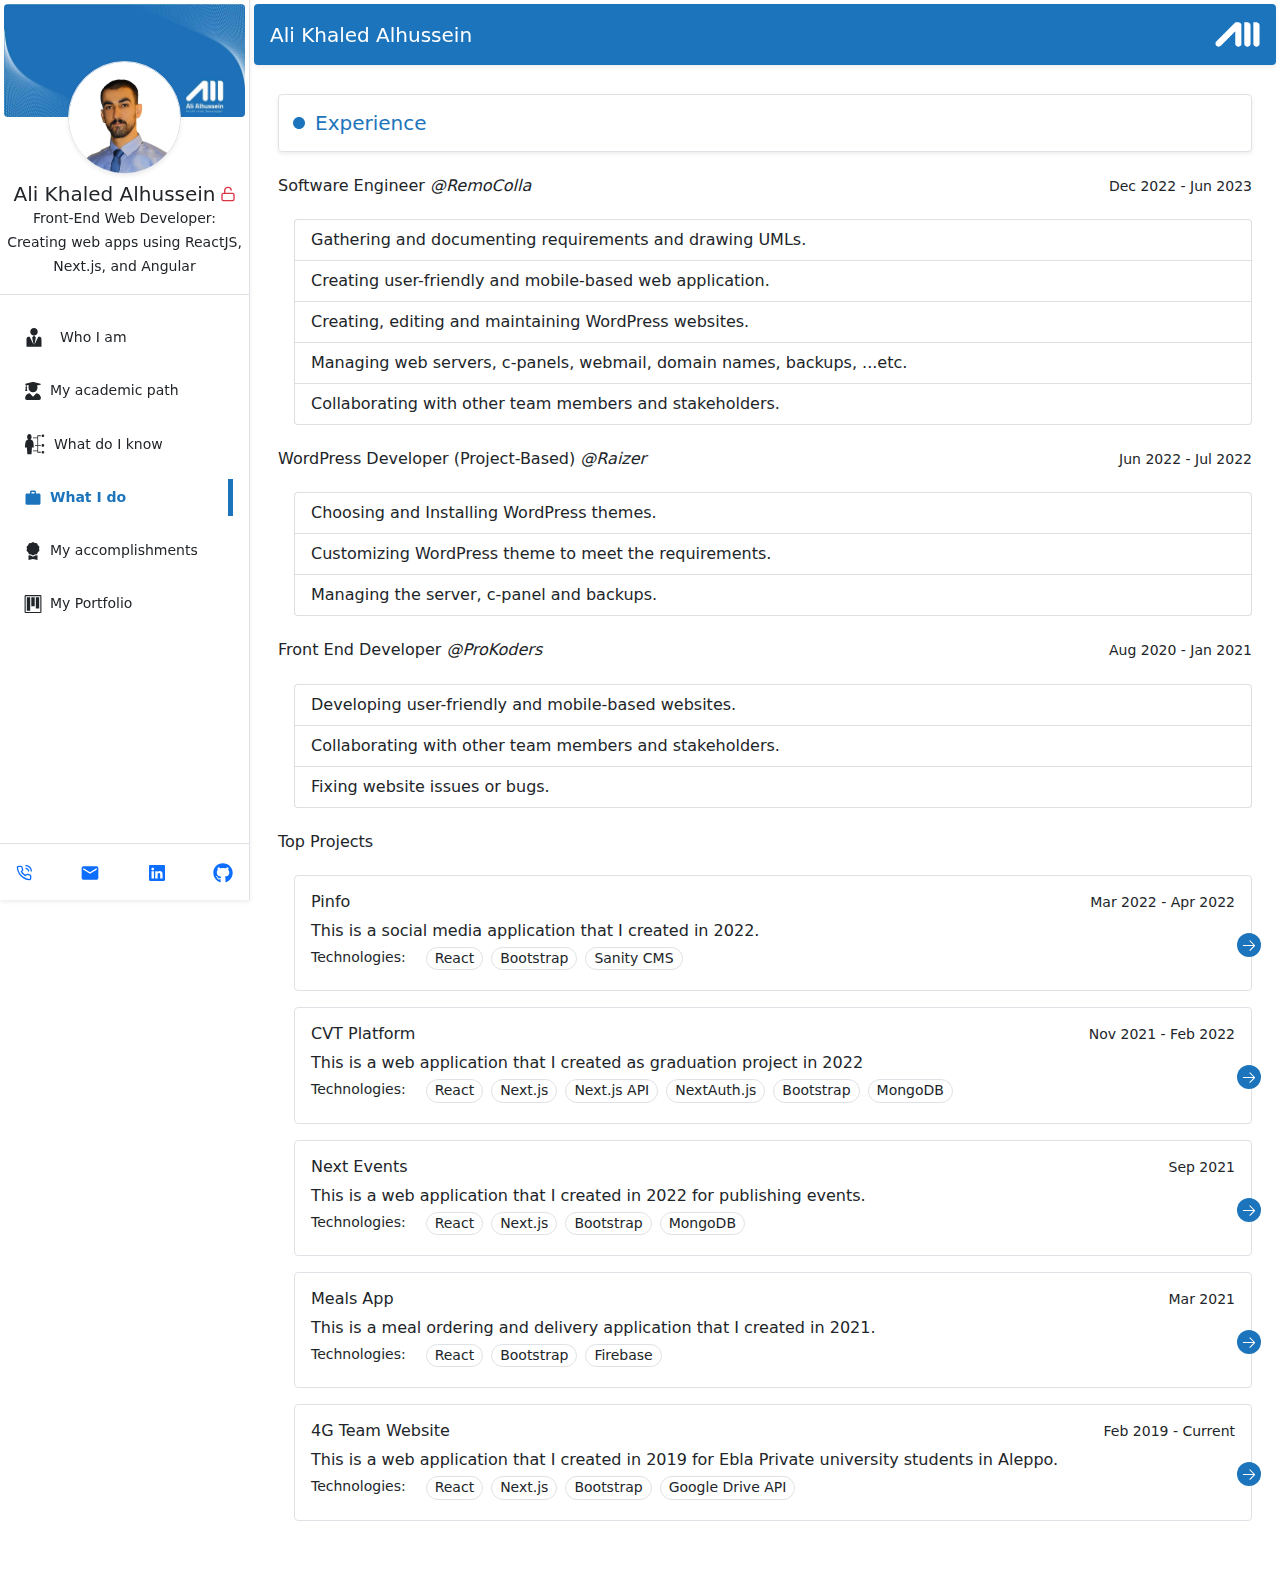
<file: experience.html>
<!DOCTYPE html><html><head><meta name="google-site-verification" content="hrNNT5pPaaMSzD8x5HZt7SAsZ1hmXIeKKn1LujI1lFc"/><meta charSet="utf-8"/><meta name="viewport" content="width=device-width, initial-scale=1.0"/><title>Ali Khaled Alhussein<!-- --> E-Portfolio<!-- --></title><meta name="description" content="Ali Khaled Alhussein E-Portfolio and Personal Website"/><link rel="icon" href="/images/favicon.png"/><meta property="og:url" content="https://alialhussein.ml"/><meta property="og:type" content="Portfolio"/><meta property="og:title" content="Ali Khaled Alhussein"/><meta property="og:description" content="Ali Khaled Alhussein Personal Website"/><meta property="og:image" content="/images/a.alhussein.webp"/><meta property="fb:app_id" content="969634500464448"/><meta name="next-head-count" content="12"/><link rel="preload" href="/_next/static/css/39aa9e8486916da2.css" as="style"/><link rel="stylesheet" href="/_next/static/css/39aa9e8486916da2.css" data-n-g=""/><noscript data-n-css=""></noscript><script defer="" nomodule="" src="/_next/static/chunks/polyfills-5cd94c89d3acac5f.js"></script><script src="/_next/static/chunks/webpack-80847e48d39754ca.js" defer=""></script><script src="/_next/static/chunks/framework-fc97f3f1282ce3ed.js" defer=""></script><script src="/_next/static/chunks/main-f4ae3437c92c1efc.js" defer=""></script><script src="/_next/static/chunks/pages/_app-9fbe2980ce676875.js" defer=""></script><script src="/_next/static/chunks/17007de1-38be823a5a28203e.js" defer=""></script><script src="/_next/static/chunks/pages/experience-0eddd640a0645733.js" defer=""></script><script src="/_next/static/tobWmZrGU4_QT_E0N9w4j/_buildManifest.js" defer=""></script><script src="/_next/static/tobWmZrGU4_QT_E0N9w4j/_ssgManifest.js" defer=""></script><script src="/_next/static/tobWmZrGU4_QT_E0N9w4j/_middlewareManifest.js" defer=""></script></head><body><div id="__next"><div id="main-content"><aside class="position-fixed top-0 start-0 d-none d-md-flex d-flex flex-column justify-content-between vh-100 border-end shadow-sm bg-white" style="width:250px;z-index:9999"><div class="text-center border-bottom"><div class="rounded m-1 mb-0" style="background:#1C75BC url(/images/panner.jpg);background-size:cover;height:113px"></div><div style="margin-top:-56px"><div><img src="/images/a.alhussein.webp" alt="profile-pic" class="img-fluid border shadow-sm rounded-circle" width="113px"/></div><div class="mt-2"><div class="d-flex align-items-center justify-content-center"><h5 class="mb-0 me-1">Ali Khaled Alhussein</h5><svg stroke="currentColor" fill="none" stroke-width="2" viewBox="0 0 24 24" stroke-linecap="round" stroke-linejoin="round" class="text-danger" role="button" height="1em" width="1em" xmlns="http://www.w3.org/2000/svg"><title>open to work</title><rect x="3" y="11" width="18" height="11" rx="2" ry="2"></rect><path d="M7 11V7a5 5 0 0 1 9.9-1"></path></svg></div><p class="px-1"><small>Front-End Web Developer: Creating web apps using ReactJS, Next.js, and Angular</small></p></div></div></div><div class="h-100 overflow-auto px-3 py-4"><span role="button" class="false d-flex align-items-center p-2 text-decoration-none w-100 mb-3" href="/"><svg stroke="currentColor" fill="currentColor" stroke-width="0" version="1.1" viewBox="0 0 16 16" font-size="20" height="1em" width="1em" xmlns="http://www.w3.org/2000/svg"><path d="M5 3c0-1.657 1.343-3 3-3s3 1.343 3 3c0 1.657-1.343 3-3 3s-3-1.343-3-3zM12.001 7h-0.553l-3.111 6.316 1.163-5.816-1.5-1.5-1.5 1.5 1.163 5.816-3.111-6.316h-0.554c-1.999 0-1.999 1.344-1.999 3v5h12v-5c0-1.656 0-3-1.999-3z"></path></svg><small class="ms-3">Who I am</small></span><span role="button" class="false d-flex align-items-center p-2 text-decoration-none w-100 mb-3" href="/education"><svg stroke="currentColor" fill="currentColor" stroke-width="0" viewBox="0 0 448 512" font-size="18" height="1em" width="1em" xmlns="http://www.w3.org/2000/svg"><path d="M319.4 320.6L224 416l-95.4-95.4C57.1 323.7 0 382.2 0 454.4v9.6c0 26.5 21.5 48 48 48h352c26.5 0 48-21.5 48-48v-9.6c0-72.2-57.1-130.7-128.6-133.8zM13.6 79.8l6.4 1.5v58.4c-7 4.2-12 11.5-12 20.3 0 8.4 4.6 15.4 11.1 19.7L3.5 242c-1.7 6.9 2.1 14 7.6 14h41.8c5.5 0 9.3-7.1 7.6-14l-15.6-62.3C51.4 175.4 56 168.4 56 160c0-8.8-5-16.1-12-20.3V87.1l66 15.9c-8.6 17.2-14 36.4-14 57 0 70.7 57.3 128 128 128s128-57.3 128-128c0-20.6-5.3-39.8-14-57l96.3-23.2c18.2-4.4 18.2-27.1 0-31.5l-190.4-46c-13-3.1-26.7-3.1-39.7 0L13.6 48.2c-18.1 4.4-18.1 27.2 0 31.6z"></path></svg><small class="ms-2">My academic path</small></span><span role="button" class="false d-flex align-items-center p-2 text-decoration-none w-100 mb-3" href="/skills"><svg stroke="currentColor" fill="currentColor" stroke-width="0" viewBox="0 0 512 512" font-size="22" height="1em" width="1em" xmlns="http://www.w3.org/2000/svg"><path d="M119.1 25v.1c-25 3.2-47.1 32-47.1 68.8 0 20.4 7.1 38.4 17.5 50.9L99.7 157 84 159.9c-13.7 2.6-23.8 9.9-32.2 21.5-8.5 11.5-14.9 27.5-19.4 45.8-8.2 33.6-9.9 74.7-10.1 110.5h44l11.9 158.4h96.3L185 337.7h41.9c0-36.2-.3-77.8-7.8-111.7-4-18.5-10.2-34.4-18.7-45.9-8.6-11.4-19.2-18.7-34.5-21l-16-2.5L160 144c10-12.5 16.7-30.2 16.7-50.1 0-39.2-24.8-68.8-52.4-68.8-2.9 0-4.7-.1-5.2-.1zM440 33c-17.2 0-31 13.77-31 31s13.8 31 31 31 31-13.77 31-31-13.8-31-31-31zM311 55v48H208v18h103v158h-55v18h55v110H208v18h103v32h80.8c-.5-2.9-.8-5.9-.8-9 0-3.1.3-6.1.8-9H329V297h62.8c-.5-2.9-.8-5.9-.8-9 0-3.1.3-6.1.8-9H329V73h62.8c-.5-2.92-.8-5.93-.8-9 0-3.07.3-6.08.8-9H311zm129 202c-17.2 0-31 13.8-31 31s13.8 31 31 31 31-13.8 31-31-13.8-31-31-31zm0 160c-17.2 0-31 13.8-31 31s13.8 31 31 31 31-13.8 31-31-13.8-31-31-31z"></path></svg><small class="ms-2">What do I know</small></span><span role="button" class="false d-flex align-items-center p-2 text-decoration-none w-100 mb-3" href="/experience"><svg stroke="currentColor" fill="currentColor" stroke-width="0" viewBox="0 0 24 24" font-size="18" height="1em" width="1em" xmlns="http://www.w3.org/2000/svg"><path fill="none" d="M0 0h24v24H0z"></path><path d="M20 6h-4V4c0-1.11-.89-2-2-2h-4c-1.11 0-2 .89-2 2v2H4c-1.11 0-1.99.89-1.99 2L2 19c0 1.11.89 2 2 2h16c1.11 0 2-.89 2-2V8c0-1.11-.89-2-2-2zm-6 0h-4V4h4v2z"></path></svg><small class="ms-2">What I do</small></span><span role="button" class="false d-flex align-items-center p-2 text-decoration-none w-100 mb-3" href="/accomplishments"><svg stroke="currentColor" fill="currentColor" stroke-width="0" viewBox="0 0 16 16" font-size="18" height="1em" width="1em" xmlns="http://www.w3.org/2000/svg"><path d="m8 0 1.669.864 1.858.282.842 1.68 1.337 1.32L13.4 6l.306 1.854-1.337 1.32-.842 1.68-1.858.282L8 12l-1.669-.864-1.858-.282-.842-1.68-1.337-1.32L2.6 6l-.306-1.854 1.337-1.32.842-1.68L6.331.864 8 0z"></path><path d="M4 11.794V16l4-1 4 1v-4.206l-2.018.306L8 13.126 6.018 12.1 4 11.794z"></path></svg><small class="ms-2">My accomplishments</small></span><span role="button" class="false d-flex align-items-center p-2 text-decoration-none w-100" href="/portfolio"><svg stroke="currentColor" fill="currentColor" stroke-width="0" viewBox="0 0 15 16" font-size="18" height="1em" width="1em" xmlns="http://www.w3.org/2000/svg"><path fill-rule="evenodd" d="M10 12h3V2h-3v10zm-4-2h3V2H6v8zm-4 4h3V2H2v12zm-1 1h13V1H1v14zM14 0H1a1 1 0 0 0-1 1v14a1 1 0 0 0 1 1h13a1 1 0 0 0 1-1V1a1 1 0 0 0-1-1z"></path></svg><small class="ms-2">My Portfolio</small></span></div><div class="border-top p-3 d-flex align-items-center justify-content-between"><a href="tel:+963991570653"><svg stroke="currentColor" fill="none" stroke-width="2" viewBox="0 0 24 24" stroke-linecap="round" stroke-linejoin="round" height="1em" width="1em" xmlns="http://www.w3.org/2000/svg"><path d="M15.05 5A5 5 0 0 1 19 8.95M15.05 1A9 9 0 0 1 23 8.94m-1 7.98v3a2 2 0 0 1-2.18 2 19.79 19.79 0 0 1-8.63-3.07 19.5 19.5 0 0 1-6-6 19.79 19.79 0 0 1-3.07-8.67A2 2 0 0 1 4.11 2h3a2 2 0 0 1 2 1.72 12.84 12.84 0 0 0 .7 2.81 2 2 0 0 1-.45 2.11L8.09 9.91a16 16 0 0 0 6 6l1.27-1.27a2 2 0 0 1 2.11-.45 12.84 12.84 0 0 0 2.81.7A2 2 0 0 1 22 16.92z"></path></svg></a><a href="mailto:a.alhussein33@gmail.com"><svg stroke="currentColor" fill="currentColor" stroke-width="0" viewBox="0 0 24 24" font-size="20" height="1em" width="1em" xmlns="http://www.w3.org/2000/svg"><path fill="none" d="M0 0h24v24H0z"></path><path d="M20 4H4c-1.1 0-1.99.9-1.99 2L2 18c0 1.1.9 2 2 2h16c1.1 0 2-.9 2-2V6c0-1.1-.9-2-2-2zm0 4l-8 5-8-5V6l8 5 8-5v2z"></path></svg></a><a href="https://www.linkedin.com/in/ali-alhussein" target="_blank" rel="noreferrer"><svg stroke="currentColor" fill="currentColor" stroke-width="0" viewBox="0 0 16 16" height="1em" width="1em" xmlns="http://www.w3.org/2000/svg"><path d="M0 1.146C0 .513.526 0 1.175 0h13.65C15.474 0 16 .513 16 1.146v13.708c0 .633-.526 1.146-1.175 1.146H1.175C.526 16 0 15.487 0 14.854V1.146zm4.943 12.248V6.169H2.542v7.225h2.401zm-1.2-8.212c.837 0 1.358-.554 1.358-1.248-.015-.709-.52-1.248-1.342-1.248-.822 0-1.359.54-1.359 1.248 0 .694.521 1.248 1.327 1.248h.016zm4.908 8.212V9.359c0-.216.016-.432.08-.586.173-.431.568-.878 1.232-.878.869 0 1.216.662 1.216 1.634v3.865h2.401V9.25c0-2.22-1.184-3.252-2.764-3.252-1.274 0-1.845.7-2.165 1.193v.025h-.016a5.54 5.54 0 0 1 .016-.025V6.169h-2.4c.03.678 0 7.225 0 7.225h2.4z"></path></svg></a><a href="https://github.com/3li7u" target="_blank" rel="noreferrer"><svg stroke="currentColor" fill="currentColor" stroke-width="0" viewBox="0 0 496 512" font-size="20" height="1em" width="1em" xmlns="http://www.w3.org/2000/svg"><path d="M165.9 397.4c0 2-2.3 3.6-5.2 3.6-3.3.3-5.6-1.3-5.6-3.6 0-2 2.3-3.6 5.2-3.6 3-.3 5.6 1.3 5.6 3.6zm-31.1-4.5c-.7 2 1.3 4.3 4.3 4.9 2.6 1 5.6 0 6.2-2s-1.3-4.3-4.3-5.2c-2.6-.7-5.5.3-6.2 2.3zm44.2-1.7c-2.9.7-4.9 2.6-4.6 4.9.3 2 2.9 3.3 5.9 2.6 2.9-.7 4.9-2.6 4.6-4.6-.3-1.9-3-3.2-5.9-2.9zM244.8 8C106.1 8 0 113.3 0 252c0 110.9 69.8 205.8 169.5 239.2 12.8 2.3 17.3-5.6 17.3-12.1 0-6.2-.3-40.4-.3-61.4 0 0-70 15-84.7-29.8 0 0-11.4-29.1-27.8-36.6 0 0-22.9-15.7 1.6-15.4 0 0 24.9 2 38.6 25.8 21.9 38.6 58.6 27.5 72.9 20.9 2.3-16 8.8-27.1 16-33.7-55.9-6.2-112.3-14.3-112.3-110.5 0-27.5 7.6-41.3 23.6-58.9-2.6-6.5-11.1-33.3 2.6-67.9 20.9-6.5 69 27 69 27 20-5.6 41.5-8.5 62.8-8.5s42.8 2.9 62.8 8.5c0 0 48.1-33.6 69-27 13.7 34.7 5.2 61.4 2.6 67.9 16 17.7 25.8 31.5 25.8 58.9 0 96.5-58.9 104.2-114.8 110.5 9.2 7.9 17 22.9 17 46.4 0 33.7-.3 75.4-.3 83.6 0 6.5 4.6 14.4 17.3 12.1C428.2 457.8 496 362.9 496 252 496 113.3 383.5 8 244.8 8zM97.2 352.9c-1.3 1-1 3.3.7 5.2 1.6 1.6 3.9 2.3 5.2 1 1.3-1 1-3.3-.7-5.2-1.6-1.6-3.9-2.3-5.2-1zm-10.8-8.1c-.7 1.3.3 2.9 2.3 3.9 1.6 1 3.6.7 4.3-.7.7-1.3-.3-2.9-2.3-3.9-2-.6-3.6-.3-4.3.7zm32.4 35.6c-1.6 1.3-1 4.3 1.3 6.2 2.3 2.3 5.2 2.6 6.5 1 1.3-1.3.7-4.3-1.3-6.2-2.2-2.3-5.2-2.6-6.5-1zm-11.4-14.7c-1.6 1-1.6 3.6 0 5.9 1.6 2.3 4.3 3.3 5.6 2.3 1.6-1.3 1.6-3.9 0-6.2-1.4-2.3-4-3.3-5.6-2z"></path></svg></a></div></aside><main class="ps-md-250" style="margin-top:70px"><header class="fixed-top ps-md-250"><div class="d-flex align-items-center justify-content-between shadow-sm bg-blue text-white rounded py-2 px-3 m-1"><svg stroke="currentColor" fill="currentColor" stroke-width="0" viewBox="0 0 448 512" class="d-md-none me-2" role="button" height="1em" width="1em" xmlns="http://www.w3.org/2000/svg"><path d="M16 132h416c8.837 0 16-7.163 16-16V76c0-8.837-7.163-16-16-16H16C7.163 60 0 67.163 0 76v40c0 8.837 7.163 16 16 16zm0 160h416c8.837 0 16-7.163 16-16v-40c0-8.837-7.163-16-16-16H16c-8.837 0-16 7.163-16 16v40c0 8.837 7.163 16 16 16zm0 160h416c8.837 0 16-7.163 16-16v-40c0-8.837-7.163-16-16-16H16c-8.837 0-16 7.163-16 16v40c0 8.837 7.163 16 16 16z"></path></svg><h5 role="button" class="mb-0">Ali Khaled Alhussein</h5><img src="/images/favicon.png" alt="profile-pic" class="img-fluid" width="45"/></div></header><main class="px-sm-3"><section class="py-4"><div class="container"><h5 class="mb-0 d-flex align-items-center text-blue shadow-sm border py-3 px-2 rounded"><svg stroke="currentColor" fill="currentColor" stroke-width="0" viewBox="0 0 8 16" font-size="24" class="me-1" height="1em" width="1em" xmlns="http://www.w3.org/2000/svg"><path fill-rule="evenodd" d="M0 8c0-2.2 1.8-4 4-4s4 1.8 4 4-1.8 4-4 4-4-1.8-4-4z"></path></svg><span>Experience</span></h5><div class="mt-4"><div class="mb-4"><div></div><div class="d-flex justify-content-between"><h6><span>Software Engineer</span><i> @<!-- -->RemoColla<!-- --></i></h6><h6><small>Dec 2022<!-- --> - Jun 2023<!-- --></small></h6></div><div class="mt-3 ms-3"><div class="list-group"><li class="list-group-item">Gathering and documenting requirements and drawing UMLs.</li><li class="list-group-item">Creating user-friendly and mobile-based web application.</li><li class="list-group-item">Creating, editing and maintaining WordPress websites.</li><li class="list-group-item">Managing web servers, c-panels, webmail, domain names, backups, ...etc.</li><li class="list-group-item">Collaborating with other team members and stakeholders.</li></div></div></div><div class="mb-4"><div></div><div class="d-flex justify-content-between"><h6><span>WordPress Developer (Project-Based)</span><i> @<!-- -->Raizer<!-- --></i></h6><h6><small>Jun 2022<!-- --> - Jul 2022<!-- --></small></h6></div><div class="mt-3 ms-3"><div class="list-group"><li class="list-group-item">Choosing and Installing WordPress themes.</li><li class="list-group-item">Customizing WordPress theme to meet the requirements.</li><li class="list-group-item">Managing the server, c-panel and backups.</li></div></div></div><div class="mb-4"><div></div><div class="d-flex justify-content-between"><h6><span>Front End Developer</span><i> @<!-- -->ProKoders<!-- --></i></h6><h6><small>Aug 2020<!-- --> - Jan 2021<!-- --></small></h6></div><div class="mt-3 ms-3"><div class="list-group"><li class="list-group-item">Developing user-friendly and mobile-based websites.</li><li class="list-group-item">Collaborating with other team members and stakeholders.</li><li class="list-group-item">Fixing website issues or bugs.</li></div></div></div><div class="mb-4"><div></div><div class="d-flex justify-content-between"><h6><span>Top Projects</span></h6></div><div class="mt-3 ms-3"><div><div class="position-relative mb-3 border p-3 rounded"><svg stroke="currentColor" fill="currentColor" stroke-width="0" viewBox="0 0 16 16" font-size="24" role="button" class="view-project-btn text-white position-absolute top-50 bg-blue rounded-circle p-1" style="right:-10px" href="/portfolio/105" height="1em" width="1em" xmlns="http://www.w3.org/2000/svg"><path fill-rule="evenodd" clip-rule="evenodd" d="M9 13.887l5-5V8.18l-5-5-.707.707 4.146 4.147H2v1h10.44L8.292 13.18l.707.707z"></path></svg><div class="d-flex justify-content-between"><h6>Pinfo</h6><h6><small>Mar 2022<!-- --> - Apr 2022<!-- --></small></h6></div><div><p class="mb-1">This is a social media application that I created in 2022.</p></div><div class="d-flex"><h6 class="me-3"><small>Technologies:</small></h6><div class="d-flex flex-wrap"><small class="mx-1 mb-1 border px-2 rounded-pill">React</small><small class="mx-1 mb-1 border px-2 rounded-pill">Bootstrap</small><small class="mx-1 mb-1 border px-2 rounded-pill">Sanity CMS</small></div></div></div><div class="position-relative mb-3 border p-3 rounded"><svg stroke="currentColor" fill="currentColor" stroke-width="0" viewBox="0 0 16 16" font-size="24" role="button" class="view-project-btn text-white position-absolute top-50 bg-blue rounded-circle p-1" style="right:-10px" href="/portfolio/104" height="1em" width="1em" xmlns="http://www.w3.org/2000/svg"><path fill-rule="evenodd" clip-rule="evenodd" d="M9 13.887l5-5V8.18l-5-5-.707.707 4.146 4.147H2v1h10.44L8.292 13.18l.707.707z"></path></svg><div class="d-flex justify-content-between"><h6>CVT Platform</h6><h6><small>Nov 2021<!-- --> - Feb 2022<!-- --></small></h6></div><div><p class="mb-1">This is a web application that I created as graduation project in 2022</p></div><div class="d-flex"><h6 class="me-3"><small>Technologies:</small></h6><div class="d-flex flex-wrap"><small class="mx-1 mb-1 border px-2 rounded-pill">React</small><small class="mx-1 mb-1 border px-2 rounded-pill">Next.js</small><small class="mx-1 mb-1 border px-2 rounded-pill">Next.js API</small><small class="mx-1 mb-1 border px-2 rounded-pill">NextAuth.js</small><small class="mx-1 mb-1 border px-2 rounded-pill">Bootstrap</small><small class="mx-1 mb-1 border px-2 rounded-pill">MongoDB</small></div></div></div><div class="position-relative mb-3 border p-3 rounded"><svg stroke="currentColor" fill="currentColor" stroke-width="0" viewBox="0 0 16 16" font-size="24" role="button" class="view-project-btn text-white position-absolute top-50 bg-blue rounded-circle p-1" style="right:-10px" href="/portfolio/103" height="1em" width="1em" xmlns="http://www.w3.org/2000/svg"><path fill-rule="evenodd" clip-rule="evenodd" d="M9 13.887l5-5V8.18l-5-5-.707.707 4.146 4.147H2v1h10.44L8.292 13.18l.707.707z"></path></svg><div class="d-flex justify-content-between"><h6>Next Events</h6><h6><small>Sep 2021<!-- --></small></h6></div><div><p class="mb-1">This is a web application that I created in 2022 for publishing events.</p></div><div class="d-flex"><h6 class="me-3"><small>Technologies:</small></h6><div class="d-flex flex-wrap"><small class="mx-1 mb-1 border px-2 rounded-pill">React</small><small class="mx-1 mb-1 border px-2 rounded-pill">Next.js</small><small class="mx-1 mb-1 border px-2 rounded-pill">Bootstrap</small><small class="mx-1 mb-1 border px-2 rounded-pill">MongoDB</small></div></div></div><div class="position-relative mb-3 border p-3 rounded"><svg stroke="currentColor" fill="currentColor" stroke-width="0" viewBox="0 0 16 16" font-size="24" role="button" class="view-project-btn text-white position-absolute top-50 bg-blue rounded-circle p-1" style="right:-10px" href="/portfolio/102" height="1em" width="1em" xmlns="http://www.w3.org/2000/svg"><path fill-rule="evenodd" clip-rule="evenodd" d="M9 13.887l5-5V8.18l-5-5-.707.707 4.146 4.147H2v1h10.44L8.292 13.18l.707.707z"></path></svg><div class="d-flex justify-content-between"><h6>Meals App</h6><h6><small>Mar 2021<!-- --></small></h6></div><div><p class="mb-1">This is a meal ordering and delivery application that I created in 2021.</p></div><div class="d-flex"><h6 class="me-3"><small>Technologies:</small></h6><div class="d-flex flex-wrap"><small class="mx-1 mb-1 border px-2 rounded-pill">React</small><small class="mx-1 mb-1 border px-2 rounded-pill">Bootstrap</small><small class="mx-1 mb-1 border px-2 rounded-pill">Firebase</small></div></div></div><div class="position-relative mb-3 border p-3 rounded"><svg stroke="currentColor" fill="currentColor" stroke-width="0" viewBox="0 0 16 16" font-size="24" role="button" class="view-project-btn text-white position-absolute top-50 bg-blue rounded-circle p-1" style="right:-10px" href="/portfolio/101" height="1em" width="1em" xmlns="http://www.w3.org/2000/svg"><path fill-rule="evenodd" clip-rule="evenodd" d="M9 13.887l5-5V8.18l-5-5-.707.707 4.146 4.147H2v1h10.44L8.292 13.18l.707.707z"></path></svg><div class="d-flex justify-content-between"><h6>4G Team Website</h6><h6><small>Feb 2019<!-- --> - Current<!-- --></small></h6></div><div><p class="mb-1">This is a web application that I created in 2019 for Ebla Private university students in Aleppo.</p></div><div class="d-flex"><h6 class="me-3"><small>Technologies:</small></h6><div class="d-flex flex-wrap"><small class="mx-1 mb-1 border px-2 rounded-pill">React</small><small class="mx-1 mb-1 border px-2 rounded-pill">Next.js</small><small class="mx-1 mb-1 border px-2 rounded-pill">Bootstrap</small><small class="mx-1 mb-1 border px-2 rounded-pill">Google Drive API</small></div></div></div></div></div></div></div></div></section></main></main></div></div><script id="__NEXT_DATA__" type="application/json">{"props":{"pageProps":{}},"page":"/experience","query":{},"buildId":"tobWmZrGU4_QT_E0N9w4j","nextExport":true,"autoExport":true,"isFallback":false,"scriptLoader":[]}</script></body></html>
</file>
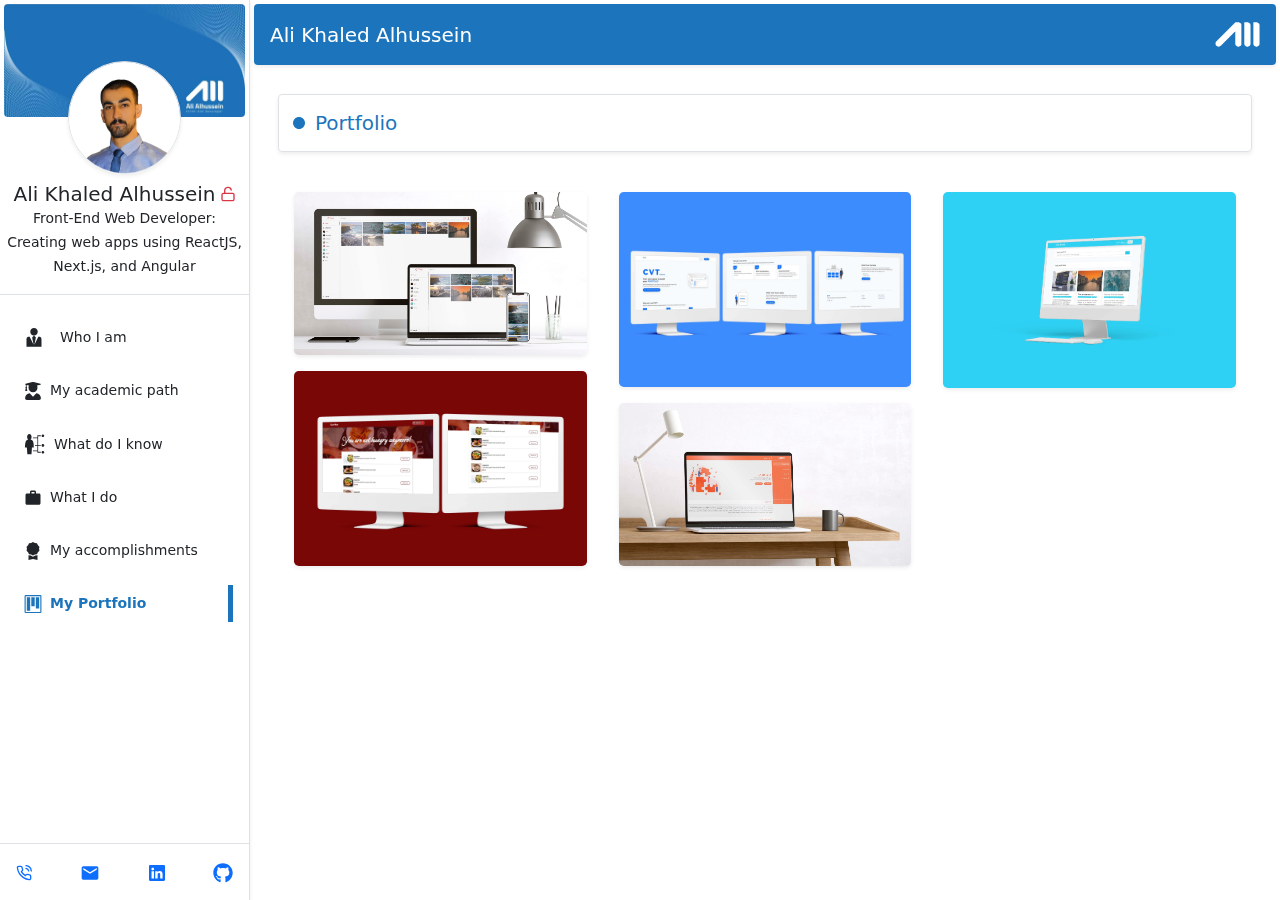
<file: portfolio.html>
<!DOCTYPE html><html><head><meta name="google-site-verification" content="hrNNT5pPaaMSzD8x5HZt7SAsZ1hmXIeKKn1LujI1lFc"/><meta charSet="utf-8"/><meta name="viewport" content="width=device-width, initial-scale=1.0"/><title>Ali Khaled Alhussein<!-- --> E-Portfolio<!-- --></title><meta name="description" content="Ali Khaled Alhussein E-Portfolio and Personal Website"/><link rel="icon" href="/images/favicon.png"/><meta property="og:url" content="https://alialhussein.ml"/><meta property="og:type" content="Portfolio"/><meta property="og:title" content="Ali Khaled Alhussein"/><meta property="og:description" content="Ali Khaled Alhussein Personal Website"/><meta property="og:image" content="/images/a.alhussein.webp"/><meta property="fb:app_id" content="969634500464448"/><meta name="next-head-count" content="12"/><link rel="preload" href="/_next/static/css/39aa9e8486916da2.css" as="style"/><link rel="stylesheet" href="/_next/static/css/39aa9e8486916da2.css" data-n-g=""/><noscript data-n-css=""></noscript><script defer="" nomodule="" src="/_next/static/chunks/polyfills-5cd94c89d3acac5f.js"></script><script src="/_next/static/chunks/webpack-80847e48d39754ca.js" defer=""></script><script src="/_next/static/chunks/framework-fc97f3f1282ce3ed.js" defer=""></script><script src="/_next/static/chunks/main-f4ae3437c92c1efc.js" defer=""></script><script src="/_next/static/chunks/pages/_app-9fbe2980ce676875.js" defer=""></script><script src="/_next/static/chunks/17007de1-38be823a5a28203e.js" defer=""></script><script src="/_next/static/chunks/pages/portfolio-9ce6756cf6acf9a7.js" defer=""></script><script src="/_next/static/tobWmZrGU4_QT_E0N9w4j/_buildManifest.js" defer=""></script><script src="/_next/static/tobWmZrGU4_QT_E0N9w4j/_ssgManifest.js" defer=""></script><script src="/_next/static/tobWmZrGU4_QT_E0N9w4j/_middlewareManifest.js" defer=""></script></head><body><div id="__next"><div id="main-content"><aside class="position-fixed top-0 start-0 d-none d-md-flex d-flex flex-column justify-content-between vh-100 border-end shadow-sm bg-white" style="width:250px;z-index:9999"><div class="text-center border-bottom"><div class="rounded m-1 mb-0" style="background:#1C75BC url(/images/panner.jpg);background-size:cover;height:113px"></div><div style="margin-top:-56px"><div><img src="/images/a.alhussein.webp" alt="profile-pic" class="img-fluid border shadow-sm rounded-circle" width="113px"/></div><div class="mt-2"><div class="d-flex align-items-center justify-content-center"><h5 class="mb-0 me-1">Ali Khaled Alhussein</h5><svg stroke="currentColor" fill="none" stroke-width="2" viewBox="0 0 24 24" stroke-linecap="round" stroke-linejoin="round" class="text-danger" role="button" height="1em" width="1em" xmlns="http://www.w3.org/2000/svg"><title>open to work</title><rect x="3" y="11" width="18" height="11" rx="2" ry="2"></rect><path d="M7 11V7a5 5 0 0 1 9.9-1"></path></svg></div><p class="px-1"><small>Front-End Web Developer: Creating web apps using ReactJS, Next.js, and Angular</small></p></div></div></div><div class="h-100 overflow-auto px-3 py-4"><span role="button" class="false d-flex align-items-center p-2 text-decoration-none w-100 mb-3" href="/"><svg stroke="currentColor" fill="currentColor" stroke-width="0" version="1.1" viewBox="0 0 16 16" font-size="20" height="1em" width="1em" xmlns="http://www.w3.org/2000/svg"><path d="M5 3c0-1.657 1.343-3 3-3s3 1.343 3 3c0 1.657-1.343 3-3 3s-3-1.343-3-3zM12.001 7h-0.553l-3.111 6.316 1.163-5.816-1.5-1.5-1.5 1.5 1.163 5.816-3.111-6.316h-0.554c-1.999 0-1.999 1.344-1.999 3v5h12v-5c0-1.656 0-3-1.999-3z"></path></svg><small class="ms-3">Who I am</small></span><span role="button" class="false d-flex align-items-center p-2 text-decoration-none w-100 mb-3" href="/education"><svg stroke="currentColor" fill="currentColor" stroke-width="0" viewBox="0 0 448 512" font-size="18" height="1em" width="1em" xmlns="http://www.w3.org/2000/svg"><path d="M319.4 320.6L224 416l-95.4-95.4C57.1 323.7 0 382.2 0 454.4v9.6c0 26.5 21.5 48 48 48h352c26.5 0 48-21.5 48-48v-9.6c0-72.2-57.1-130.7-128.6-133.8zM13.6 79.8l6.4 1.5v58.4c-7 4.2-12 11.5-12 20.3 0 8.4 4.6 15.4 11.1 19.7L3.5 242c-1.7 6.9 2.1 14 7.6 14h41.8c5.5 0 9.3-7.1 7.6-14l-15.6-62.3C51.4 175.4 56 168.4 56 160c0-8.8-5-16.1-12-20.3V87.1l66 15.9c-8.6 17.2-14 36.4-14 57 0 70.7 57.3 128 128 128s128-57.3 128-128c0-20.6-5.3-39.8-14-57l96.3-23.2c18.2-4.4 18.2-27.1 0-31.5l-190.4-46c-13-3.1-26.7-3.1-39.7 0L13.6 48.2c-18.1 4.4-18.1 27.2 0 31.6z"></path></svg><small class="ms-2">My academic path</small></span><span role="button" class="false d-flex align-items-center p-2 text-decoration-none w-100 mb-3" href="/skills"><svg stroke="currentColor" fill="currentColor" stroke-width="0" viewBox="0 0 512 512" font-size="22" height="1em" width="1em" xmlns="http://www.w3.org/2000/svg"><path d="M119.1 25v.1c-25 3.2-47.1 32-47.1 68.8 0 20.4 7.1 38.4 17.5 50.9L99.7 157 84 159.9c-13.7 2.6-23.8 9.9-32.2 21.5-8.5 11.5-14.9 27.5-19.4 45.8-8.2 33.6-9.9 74.7-10.1 110.5h44l11.9 158.4h96.3L185 337.7h41.9c0-36.2-.3-77.8-7.8-111.7-4-18.5-10.2-34.4-18.7-45.9-8.6-11.4-19.2-18.7-34.5-21l-16-2.5L160 144c10-12.5 16.7-30.2 16.7-50.1 0-39.2-24.8-68.8-52.4-68.8-2.9 0-4.7-.1-5.2-.1zM440 33c-17.2 0-31 13.77-31 31s13.8 31 31 31 31-13.77 31-31-13.8-31-31-31zM311 55v48H208v18h103v158h-55v18h55v110H208v18h103v32h80.8c-.5-2.9-.8-5.9-.8-9 0-3.1.3-6.1.8-9H329V297h62.8c-.5-2.9-.8-5.9-.8-9 0-3.1.3-6.1.8-9H329V73h62.8c-.5-2.92-.8-5.93-.8-9 0-3.07.3-6.08.8-9H311zm129 202c-17.2 0-31 13.8-31 31s13.8 31 31 31 31-13.8 31-31-13.8-31-31-31zm0 160c-17.2 0-31 13.8-31 31s13.8 31 31 31 31-13.8 31-31-13.8-31-31-31z"></path></svg><small class="ms-2">What do I know</small></span><span role="button" class="false d-flex align-items-center p-2 text-decoration-none w-100 mb-3" href="/experience"><svg stroke="currentColor" fill="currentColor" stroke-width="0" viewBox="0 0 24 24" font-size="18" height="1em" width="1em" xmlns="http://www.w3.org/2000/svg"><path fill="none" d="M0 0h24v24H0z"></path><path d="M20 6h-4V4c0-1.11-.89-2-2-2h-4c-1.11 0-2 .89-2 2v2H4c-1.11 0-1.99.89-1.99 2L2 19c0 1.11.89 2 2 2h16c1.11 0 2-.89 2-2V8c0-1.11-.89-2-2-2zm-6 0h-4V4h4v2z"></path></svg><small class="ms-2">What I do</small></span><span role="button" class="false d-flex align-items-center p-2 text-decoration-none w-100 mb-3" href="/accomplishments"><svg stroke="currentColor" fill="currentColor" stroke-width="0" viewBox="0 0 16 16" font-size="18" height="1em" width="1em" xmlns="http://www.w3.org/2000/svg"><path d="m8 0 1.669.864 1.858.282.842 1.68 1.337 1.32L13.4 6l.306 1.854-1.337 1.32-.842 1.68-1.858.282L8 12l-1.669-.864-1.858-.282-.842-1.68-1.337-1.32L2.6 6l-.306-1.854 1.337-1.32.842-1.68L6.331.864 8 0z"></path><path d="M4 11.794V16l4-1 4 1v-4.206l-2.018.306L8 13.126 6.018 12.1 4 11.794z"></path></svg><small class="ms-2">My accomplishments</small></span><span role="button" class="false d-flex align-items-center p-2 text-decoration-none w-100" href="/portfolio"><svg stroke="currentColor" fill="currentColor" stroke-width="0" viewBox="0 0 15 16" font-size="18" height="1em" width="1em" xmlns="http://www.w3.org/2000/svg"><path fill-rule="evenodd" d="M10 12h3V2h-3v10zm-4-2h3V2H6v8zm-4 4h3V2H2v12zm-1 1h13V1H1v14zM14 0H1a1 1 0 0 0-1 1v14a1 1 0 0 0 1 1h13a1 1 0 0 0 1-1V1a1 1 0 0 0-1-1z"></path></svg><small class="ms-2">My Portfolio</small></span></div><div class="border-top p-3 d-flex align-items-center justify-content-between"><a href="tel:+963991570653"><svg stroke="currentColor" fill="none" stroke-width="2" viewBox="0 0 24 24" stroke-linecap="round" stroke-linejoin="round" height="1em" width="1em" xmlns="http://www.w3.org/2000/svg"><path d="M15.05 5A5 5 0 0 1 19 8.95M15.05 1A9 9 0 0 1 23 8.94m-1 7.98v3a2 2 0 0 1-2.18 2 19.79 19.79 0 0 1-8.63-3.07 19.5 19.5 0 0 1-6-6 19.79 19.79 0 0 1-3.07-8.67A2 2 0 0 1 4.11 2h3a2 2 0 0 1 2 1.72 12.84 12.84 0 0 0 .7 2.81 2 2 0 0 1-.45 2.11L8.09 9.91a16 16 0 0 0 6 6l1.27-1.27a2 2 0 0 1 2.11-.45 12.84 12.84 0 0 0 2.81.7A2 2 0 0 1 22 16.92z"></path></svg></a><a href="mailto:a.alhussein33@gmail.com"><svg stroke="currentColor" fill="currentColor" stroke-width="0" viewBox="0 0 24 24" font-size="20" height="1em" width="1em" xmlns="http://www.w3.org/2000/svg"><path fill="none" d="M0 0h24v24H0z"></path><path d="M20 4H4c-1.1 0-1.99.9-1.99 2L2 18c0 1.1.9 2 2 2h16c1.1 0 2-.9 2-2V6c0-1.1-.9-2-2-2zm0 4l-8 5-8-5V6l8 5 8-5v2z"></path></svg></a><a href="https://www.linkedin.com/in/ali-alhussein" target="_blank" rel="noreferrer"><svg stroke="currentColor" fill="currentColor" stroke-width="0" viewBox="0 0 16 16" height="1em" width="1em" xmlns="http://www.w3.org/2000/svg"><path d="M0 1.146C0 .513.526 0 1.175 0h13.65C15.474 0 16 .513 16 1.146v13.708c0 .633-.526 1.146-1.175 1.146H1.175C.526 16 0 15.487 0 14.854V1.146zm4.943 12.248V6.169H2.542v7.225h2.401zm-1.2-8.212c.837 0 1.358-.554 1.358-1.248-.015-.709-.52-1.248-1.342-1.248-.822 0-1.359.54-1.359 1.248 0 .694.521 1.248 1.327 1.248h.016zm4.908 8.212V9.359c0-.216.016-.432.08-.586.173-.431.568-.878 1.232-.878.869 0 1.216.662 1.216 1.634v3.865h2.401V9.25c0-2.22-1.184-3.252-2.764-3.252-1.274 0-1.845.7-2.165 1.193v.025h-.016a5.54 5.54 0 0 1 .016-.025V6.169h-2.4c.03.678 0 7.225 0 7.225h2.4z"></path></svg></a><a href="https://github.com/3li7u" target="_blank" rel="noreferrer"><svg stroke="currentColor" fill="currentColor" stroke-width="0" viewBox="0 0 496 512" font-size="20" height="1em" width="1em" xmlns="http://www.w3.org/2000/svg"><path d="M165.9 397.4c0 2-2.3 3.6-5.2 3.6-3.3.3-5.6-1.3-5.6-3.6 0-2 2.3-3.6 5.2-3.6 3-.3 5.6 1.3 5.6 3.6zm-31.1-4.5c-.7 2 1.3 4.3 4.3 4.9 2.6 1 5.6 0 6.2-2s-1.3-4.3-4.3-5.2c-2.6-.7-5.5.3-6.2 2.3zm44.2-1.7c-2.9.7-4.9 2.6-4.6 4.9.3 2 2.9 3.3 5.9 2.6 2.9-.7 4.9-2.6 4.6-4.6-.3-1.9-3-3.2-5.9-2.9zM244.8 8C106.1 8 0 113.3 0 252c0 110.9 69.8 205.8 169.5 239.2 12.8 2.3 17.3-5.6 17.3-12.1 0-6.2-.3-40.4-.3-61.4 0 0-70 15-84.7-29.8 0 0-11.4-29.1-27.8-36.6 0 0-22.9-15.7 1.6-15.4 0 0 24.9 2 38.6 25.8 21.9 38.6 58.6 27.5 72.9 20.9 2.3-16 8.8-27.1 16-33.7-55.9-6.2-112.3-14.3-112.3-110.5 0-27.5 7.6-41.3 23.6-58.9-2.6-6.5-11.1-33.3 2.6-67.9 20.9-6.5 69 27 69 27 20-5.6 41.5-8.5 62.8-8.5s42.8 2.9 62.8 8.5c0 0 48.1-33.6 69-27 13.7 34.7 5.2 61.4 2.6 67.9 16 17.7 25.8 31.5 25.8 58.9 0 96.5-58.9 104.2-114.8 110.5 9.2 7.9 17 22.9 17 46.4 0 33.7-.3 75.4-.3 83.6 0 6.5 4.6 14.4 17.3 12.1C428.2 457.8 496 362.9 496 252 496 113.3 383.5 8 244.8 8zM97.2 352.9c-1.3 1-1 3.3.7 5.2 1.6 1.6 3.9 2.3 5.2 1 1.3-1 1-3.3-.7-5.2-1.6-1.6-3.9-2.3-5.2-1zm-10.8-8.1c-.7 1.3.3 2.9 2.3 3.9 1.6 1 3.6.7 4.3-.7.7-1.3-.3-2.9-2.3-3.9-2-.6-3.6-.3-4.3.7zm32.4 35.6c-1.6 1.3-1 4.3 1.3 6.2 2.3 2.3 5.2 2.6 6.5 1 1.3-1.3.7-4.3-1.3-6.2-2.2-2.3-5.2-2.6-6.5-1zm-11.4-14.7c-1.6 1-1.6 3.6 0 5.9 1.6 2.3 4.3 3.3 5.6 2.3 1.6-1.3 1.6-3.9 0-6.2-1.4-2.3-4-3.3-5.6-2z"></path></svg></a></div></aside><main class="ps-md-250" style="margin-top:70px"><header class="fixed-top ps-md-250"><div class="d-flex align-items-center justify-content-between shadow-sm bg-blue text-white rounded py-2 px-3 m-1"><svg stroke="currentColor" fill="currentColor" stroke-width="0" viewBox="0 0 448 512" class="d-md-none me-2" role="button" height="1em" width="1em" xmlns="http://www.w3.org/2000/svg"><path d="M16 132h416c8.837 0 16-7.163 16-16V76c0-8.837-7.163-16-16-16H16C7.163 60 0 67.163 0 76v40c0 8.837 7.163 16 16 16zm0 160h416c8.837 0 16-7.163 16-16v-40c0-8.837-7.163-16-16-16H16c-8.837 0-16 7.163-16 16v40c0 8.837 7.163 16 16 16zm0 160h416c8.837 0 16-7.163 16-16v-40c0-8.837-7.163-16-16-16H16c-8.837 0-16 7.163-16 16v40c0 8.837 7.163 16 16 16z"></path></svg><h5 role="button" class="mb-0">Ali Khaled Alhussein</h5><img src="/images/favicon.png" alt="profile-pic" class="img-fluid" width="45"/></div></header><main class="px-sm-3"><section class="py-4"><div class="container"><h5 class="mb-0 d-flex align-items-center text-blue shadow-sm border py-3 px-2 rounded"><svg stroke="currentColor" fill="currentColor" stroke-width="0" viewBox="0 0 8 16" font-size="24" class="me-1" height="1em" width="1em" xmlns="http://www.w3.org/2000/svg"><path fill-rule="evenodd" d="M0 8c0-2.2 1.8-4 4-4s4 1.8 4 4-1.8 4-4 4-4-1.8-4-4z"></path></svg><span>Portfolio</span></h5><div class="row mt-4"><div class="d-flex"><div style="width:50%"><div class="m-3"><div class="position-relative rounded-3 overflow-hidden shadow-sm"><img src="/images/portfolio/105/pinfo-muckup.webp" alt="project-pic" class="img-fluid"/></div></div><div class="m-3"><div class="position-relative rounded-3 overflow-hidden shadow-sm"><img src="/images/portfolio/103/nexts-mockup.webp" alt="project-pic" class="img-fluid"/></div></div><div class="m-3"><div class="position-relative rounded-3 overflow-hidden shadow-sm"><img src="/images/portfolio/101/4g-team-mockup.webp" alt="project-pic" class="img-fluid"/></div></div></div><div style="width:50%"><div class="m-3"><div class="position-relative rounded-3 overflow-hidden shadow-sm"><img src="/images/portfolio/104/cvt-mockup.webp" alt="project-pic" class="img-fluid"/></div></div><div class="m-3"><div class="position-relative rounded-3 overflow-hidden shadow-sm"><img src="/images/portfolio/102/meals-mockup.webp" alt="project-pic" class="img-fluid"/></div></div></div></div></div></div></section></main></main></div></div><script id="__NEXT_DATA__" type="application/json">{"props":{"pageProps":{}},"page":"/portfolio","query":{},"buildId":"tobWmZrGU4_QT_E0N9w4j","nextExport":true,"autoExport":true,"isFallback":false,"scriptLoader":[]}</script></body></html>
</file>
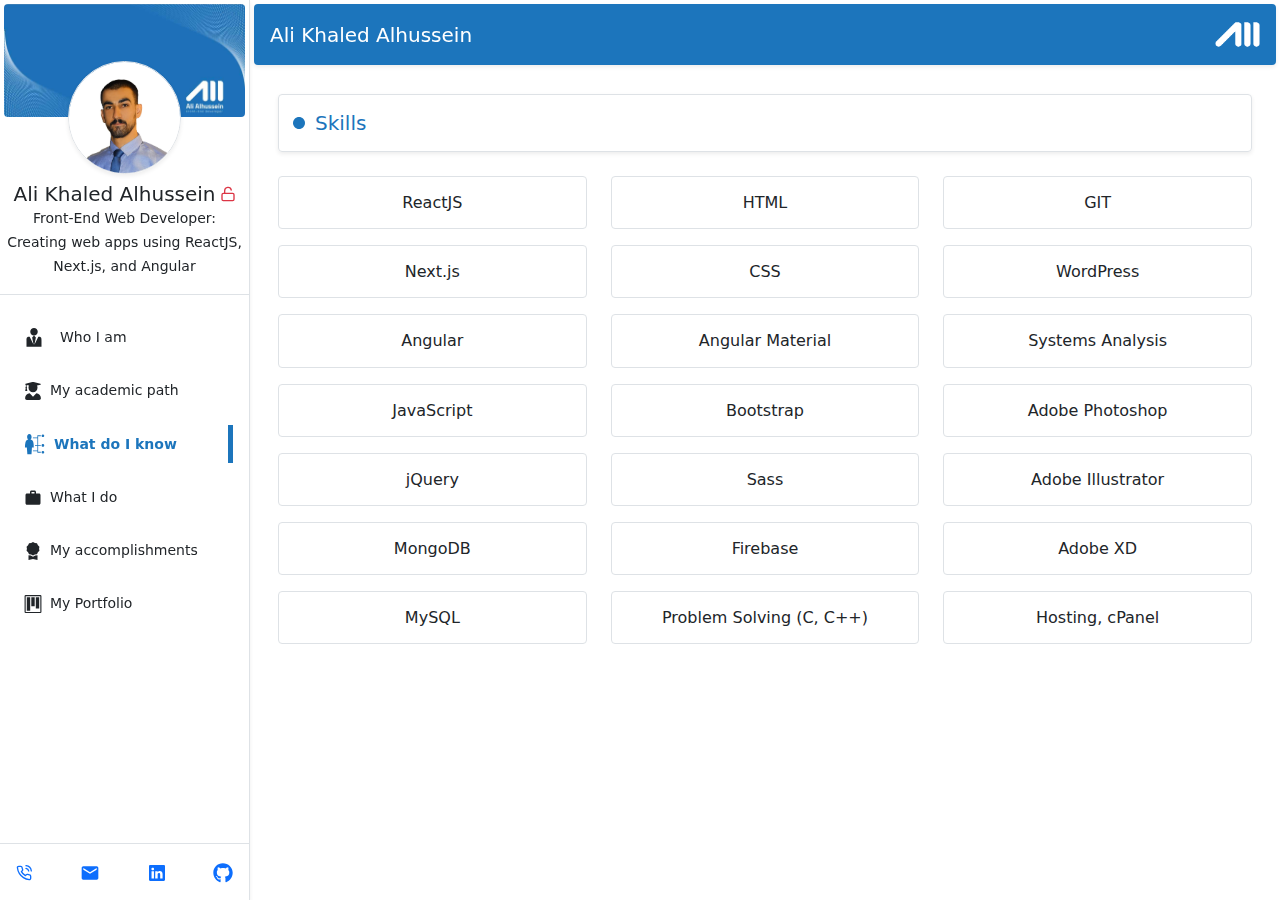
<file: skills.html>
<!DOCTYPE html><html><head><meta name="google-site-verification" content="hrNNT5pPaaMSzD8x5HZt7SAsZ1hmXIeKKn1LujI1lFc"/><meta charSet="utf-8"/><meta name="viewport" content="width=device-width, initial-scale=1.0"/><title>Ali Khaled Alhussein<!-- --> E-Portfolio<!-- --></title><meta name="description" content="Ali Khaled Alhussein E-Portfolio and Personal Website"/><link rel="icon" href="/images/favicon.png"/><meta property="og:url" content="https://alialhussein.ml"/><meta property="og:type" content="Portfolio"/><meta property="og:title" content="Ali Khaled Alhussein"/><meta property="og:description" content="Ali Khaled Alhussein Personal Website"/><meta property="og:image" content="/images/a.alhussein.webp"/><meta property="fb:app_id" content="969634500464448"/><meta name="next-head-count" content="12"/><link rel="preload" href="/_next/static/css/39aa9e8486916da2.css" as="style"/><link rel="stylesheet" href="/_next/static/css/39aa9e8486916da2.css" data-n-g=""/><noscript data-n-css=""></noscript><script defer="" nomodule="" src="/_next/static/chunks/polyfills-5cd94c89d3acac5f.js"></script><script src="/_next/static/chunks/webpack-80847e48d39754ca.js" defer=""></script><script src="/_next/static/chunks/framework-fc97f3f1282ce3ed.js" defer=""></script><script src="/_next/static/chunks/main-f4ae3437c92c1efc.js" defer=""></script><script src="/_next/static/chunks/pages/_app-9fbe2980ce676875.js" defer=""></script><script src="/_next/static/chunks/pages/skills-87e844085d776bfd.js" defer=""></script><script src="/_next/static/tobWmZrGU4_QT_E0N9w4j/_buildManifest.js" defer=""></script><script src="/_next/static/tobWmZrGU4_QT_E0N9w4j/_ssgManifest.js" defer=""></script><script src="/_next/static/tobWmZrGU4_QT_E0N9w4j/_middlewareManifest.js" defer=""></script></head><body><div id="__next"><div id="main-content"><aside class="position-fixed top-0 start-0 d-none d-md-flex d-flex flex-column justify-content-between vh-100 border-end shadow-sm bg-white" style="width:250px;z-index:9999"><div class="text-center border-bottom"><div class="rounded m-1 mb-0" style="background:#1C75BC url(/images/panner.jpg);background-size:cover;height:113px"></div><div style="margin-top:-56px"><div><img src="/images/a.alhussein.webp" alt="profile-pic" class="img-fluid border shadow-sm rounded-circle" width="113px"/></div><div class="mt-2"><div class="d-flex align-items-center justify-content-center"><h5 class="mb-0 me-1">Ali Khaled Alhussein</h5><svg stroke="currentColor" fill="none" stroke-width="2" viewBox="0 0 24 24" stroke-linecap="round" stroke-linejoin="round" class="text-danger" role="button" height="1em" width="1em" xmlns="http://www.w3.org/2000/svg"><title>open to work</title><rect x="3" y="11" width="18" height="11" rx="2" ry="2"></rect><path d="M7 11V7a5 5 0 0 1 9.9-1"></path></svg></div><p class="px-1"><small>Front-End Web Developer: Creating web apps using ReactJS, Next.js, and Angular</small></p></div></div></div><div class="h-100 overflow-auto px-3 py-4"><span role="button" class="false d-flex align-items-center p-2 text-decoration-none w-100 mb-3" href="/"><svg stroke="currentColor" fill="currentColor" stroke-width="0" version="1.1" viewBox="0 0 16 16" font-size="20" height="1em" width="1em" xmlns="http://www.w3.org/2000/svg"><path d="M5 3c0-1.657 1.343-3 3-3s3 1.343 3 3c0 1.657-1.343 3-3 3s-3-1.343-3-3zM12.001 7h-0.553l-3.111 6.316 1.163-5.816-1.5-1.5-1.5 1.5 1.163 5.816-3.111-6.316h-0.554c-1.999 0-1.999 1.344-1.999 3v5h12v-5c0-1.656 0-3-1.999-3z"></path></svg><small class="ms-3">Who I am</small></span><span role="button" class="false d-flex align-items-center p-2 text-decoration-none w-100 mb-3" href="/education"><svg stroke="currentColor" fill="currentColor" stroke-width="0" viewBox="0 0 448 512" font-size="18" height="1em" width="1em" xmlns="http://www.w3.org/2000/svg"><path d="M319.4 320.6L224 416l-95.4-95.4C57.1 323.7 0 382.2 0 454.4v9.6c0 26.5 21.5 48 48 48h352c26.5 0 48-21.5 48-48v-9.6c0-72.2-57.1-130.7-128.6-133.8zM13.6 79.8l6.4 1.5v58.4c-7 4.2-12 11.5-12 20.3 0 8.4 4.6 15.4 11.1 19.7L3.5 242c-1.7 6.9 2.1 14 7.6 14h41.8c5.5 0 9.3-7.1 7.6-14l-15.6-62.3C51.4 175.4 56 168.4 56 160c0-8.8-5-16.1-12-20.3V87.1l66 15.9c-8.6 17.2-14 36.4-14 57 0 70.7 57.3 128 128 128s128-57.3 128-128c0-20.6-5.3-39.8-14-57l96.3-23.2c18.2-4.4 18.2-27.1 0-31.5l-190.4-46c-13-3.1-26.7-3.1-39.7 0L13.6 48.2c-18.1 4.4-18.1 27.2 0 31.6z"></path></svg><small class="ms-2">My academic path</small></span><span role="button" class="false d-flex align-items-center p-2 text-decoration-none w-100 mb-3" href="/skills"><svg stroke="currentColor" fill="currentColor" stroke-width="0" viewBox="0 0 512 512" font-size="22" height="1em" width="1em" xmlns="http://www.w3.org/2000/svg"><path d="M119.1 25v.1c-25 3.2-47.1 32-47.1 68.8 0 20.4 7.1 38.4 17.5 50.9L99.7 157 84 159.9c-13.7 2.6-23.8 9.9-32.2 21.5-8.5 11.5-14.9 27.5-19.4 45.8-8.2 33.6-9.9 74.7-10.1 110.5h44l11.9 158.4h96.3L185 337.7h41.9c0-36.2-.3-77.8-7.8-111.7-4-18.5-10.2-34.4-18.7-45.9-8.6-11.4-19.2-18.7-34.5-21l-16-2.5L160 144c10-12.5 16.7-30.2 16.7-50.1 0-39.2-24.8-68.8-52.4-68.8-2.9 0-4.7-.1-5.2-.1zM440 33c-17.2 0-31 13.77-31 31s13.8 31 31 31 31-13.77 31-31-13.8-31-31-31zM311 55v48H208v18h103v158h-55v18h55v110H208v18h103v32h80.8c-.5-2.9-.8-5.9-.8-9 0-3.1.3-6.1.8-9H329V297h62.8c-.5-2.9-.8-5.9-.8-9 0-3.1.3-6.1.8-9H329V73h62.8c-.5-2.92-.8-5.93-.8-9 0-3.07.3-6.08.8-9H311zm129 202c-17.2 0-31 13.8-31 31s13.8 31 31 31 31-13.8 31-31-13.8-31-31-31zm0 160c-17.2 0-31 13.8-31 31s13.8 31 31 31 31-13.8 31-31-13.8-31-31-31z"></path></svg><small class="ms-2">What do I know</small></span><span role="button" class="false d-flex align-items-center p-2 text-decoration-none w-100 mb-3" href="/experience"><svg stroke="currentColor" fill="currentColor" stroke-width="0" viewBox="0 0 24 24" font-size="18" height="1em" width="1em" xmlns="http://www.w3.org/2000/svg"><path fill="none" d="M0 0h24v24H0z"></path><path d="M20 6h-4V4c0-1.11-.89-2-2-2h-4c-1.11 0-2 .89-2 2v2H4c-1.11 0-1.99.89-1.99 2L2 19c0 1.11.89 2 2 2h16c1.11 0 2-.89 2-2V8c0-1.11-.89-2-2-2zm-6 0h-4V4h4v2z"></path></svg><small class="ms-2">What I do</small></span><span role="button" class="false d-flex align-items-center p-2 text-decoration-none w-100 mb-3" href="/accomplishments"><svg stroke="currentColor" fill="currentColor" stroke-width="0" viewBox="0 0 16 16" font-size="18" height="1em" width="1em" xmlns="http://www.w3.org/2000/svg"><path d="m8 0 1.669.864 1.858.282.842 1.68 1.337 1.32L13.4 6l.306 1.854-1.337 1.32-.842 1.68-1.858.282L8 12l-1.669-.864-1.858-.282-.842-1.68-1.337-1.32L2.6 6l-.306-1.854 1.337-1.32.842-1.68L6.331.864 8 0z"></path><path d="M4 11.794V16l4-1 4 1v-4.206l-2.018.306L8 13.126 6.018 12.1 4 11.794z"></path></svg><small class="ms-2">My accomplishments</small></span><span role="button" class="false d-flex align-items-center p-2 text-decoration-none w-100" href="/portfolio"><svg stroke="currentColor" fill="currentColor" stroke-width="0" viewBox="0 0 15 16" font-size="18" height="1em" width="1em" xmlns="http://www.w3.org/2000/svg"><path fill-rule="evenodd" d="M10 12h3V2h-3v10zm-4-2h3V2H6v8zm-4 4h3V2H2v12zm-1 1h13V1H1v14zM14 0H1a1 1 0 0 0-1 1v14a1 1 0 0 0 1 1h13a1 1 0 0 0 1-1V1a1 1 0 0 0-1-1z"></path></svg><small class="ms-2">My Portfolio</small></span></div><div class="border-top p-3 d-flex align-items-center justify-content-between"><a href="tel:+963991570653"><svg stroke="currentColor" fill="none" stroke-width="2" viewBox="0 0 24 24" stroke-linecap="round" stroke-linejoin="round" height="1em" width="1em" xmlns="http://www.w3.org/2000/svg"><path d="M15.05 5A5 5 0 0 1 19 8.95M15.05 1A9 9 0 0 1 23 8.94m-1 7.98v3a2 2 0 0 1-2.18 2 19.79 19.79 0 0 1-8.63-3.07 19.5 19.5 0 0 1-6-6 19.79 19.79 0 0 1-3.07-8.67A2 2 0 0 1 4.11 2h3a2 2 0 0 1 2 1.72 12.84 12.84 0 0 0 .7 2.81 2 2 0 0 1-.45 2.11L8.09 9.91a16 16 0 0 0 6 6l1.27-1.27a2 2 0 0 1 2.11-.45 12.84 12.84 0 0 0 2.81.7A2 2 0 0 1 22 16.92z"></path></svg></a><a href="mailto:a.alhussein33@gmail.com"><svg stroke="currentColor" fill="currentColor" stroke-width="0" viewBox="0 0 24 24" font-size="20" height="1em" width="1em" xmlns="http://www.w3.org/2000/svg"><path fill="none" d="M0 0h24v24H0z"></path><path d="M20 4H4c-1.1 0-1.99.9-1.99 2L2 18c0 1.1.9 2 2 2h16c1.1 0 2-.9 2-2V6c0-1.1-.9-2-2-2zm0 4l-8 5-8-5V6l8 5 8-5v2z"></path></svg></a><a href="https://www.linkedin.com/in/ali-alhussein" target="_blank" rel="noreferrer"><svg stroke="currentColor" fill="currentColor" stroke-width="0" viewBox="0 0 16 16" height="1em" width="1em" xmlns="http://www.w3.org/2000/svg"><path d="M0 1.146C0 .513.526 0 1.175 0h13.65C15.474 0 16 .513 16 1.146v13.708c0 .633-.526 1.146-1.175 1.146H1.175C.526 16 0 15.487 0 14.854V1.146zm4.943 12.248V6.169H2.542v7.225h2.401zm-1.2-8.212c.837 0 1.358-.554 1.358-1.248-.015-.709-.52-1.248-1.342-1.248-.822 0-1.359.54-1.359 1.248 0 .694.521 1.248 1.327 1.248h.016zm4.908 8.212V9.359c0-.216.016-.432.08-.586.173-.431.568-.878 1.232-.878.869 0 1.216.662 1.216 1.634v3.865h2.401V9.25c0-2.22-1.184-3.252-2.764-3.252-1.274 0-1.845.7-2.165 1.193v.025h-.016a5.54 5.54 0 0 1 .016-.025V6.169h-2.4c.03.678 0 7.225 0 7.225h2.4z"></path></svg></a><a href="https://github.com/3li7u" target="_blank" rel="noreferrer"><svg stroke="currentColor" fill="currentColor" stroke-width="0" viewBox="0 0 496 512" font-size="20" height="1em" width="1em" xmlns="http://www.w3.org/2000/svg"><path d="M165.9 397.4c0 2-2.3 3.6-5.2 3.6-3.3.3-5.6-1.3-5.6-3.6 0-2 2.3-3.6 5.2-3.6 3-.3 5.6 1.3 5.6 3.6zm-31.1-4.5c-.7 2 1.3 4.3 4.3 4.9 2.6 1 5.6 0 6.2-2s-1.3-4.3-4.3-5.2c-2.6-.7-5.5.3-6.2 2.3zm44.2-1.7c-2.9.7-4.9 2.6-4.6 4.9.3 2 2.9 3.3 5.9 2.6 2.9-.7 4.9-2.6 4.6-4.6-.3-1.9-3-3.2-5.9-2.9zM244.8 8C106.1 8 0 113.3 0 252c0 110.9 69.8 205.8 169.5 239.2 12.8 2.3 17.3-5.6 17.3-12.1 0-6.2-.3-40.4-.3-61.4 0 0-70 15-84.7-29.8 0 0-11.4-29.1-27.8-36.6 0 0-22.9-15.7 1.6-15.4 0 0 24.9 2 38.6 25.8 21.9 38.6 58.6 27.5 72.9 20.9 2.3-16 8.8-27.1 16-33.7-55.9-6.2-112.3-14.3-112.3-110.5 0-27.5 7.6-41.3 23.6-58.9-2.6-6.5-11.1-33.3 2.6-67.9 20.9-6.5 69 27 69 27 20-5.6 41.5-8.5 62.8-8.5s42.8 2.9 62.8 8.5c0 0 48.1-33.6 69-27 13.7 34.7 5.2 61.4 2.6 67.9 16 17.7 25.8 31.5 25.8 58.9 0 96.5-58.9 104.2-114.8 110.5 9.2 7.9 17 22.9 17 46.4 0 33.7-.3 75.4-.3 83.6 0 6.5 4.6 14.4 17.3 12.1C428.2 457.8 496 362.9 496 252 496 113.3 383.5 8 244.8 8zM97.2 352.9c-1.3 1-1 3.3.7 5.2 1.6 1.6 3.9 2.3 5.2 1 1.3-1 1-3.3-.7-5.2-1.6-1.6-3.9-2.3-5.2-1zm-10.8-8.1c-.7 1.3.3 2.9 2.3 3.9 1.6 1 3.6.7 4.3-.7.7-1.3-.3-2.9-2.3-3.9-2-.6-3.6-.3-4.3.7zm32.4 35.6c-1.6 1.3-1 4.3 1.3 6.2 2.3 2.3 5.2 2.6 6.5 1 1.3-1.3.7-4.3-1.3-6.2-2.2-2.3-5.2-2.6-6.5-1zm-11.4-14.7c-1.6 1-1.6 3.6 0 5.9 1.6 2.3 4.3 3.3 5.6 2.3 1.6-1.3 1.6-3.9 0-6.2-1.4-2.3-4-3.3-5.6-2z"></path></svg></a></div></aside><main class="ps-md-250" style="margin-top:70px"><header class="fixed-top ps-md-250"><div class="d-flex align-items-center justify-content-between shadow-sm bg-blue text-white rounded py-2 px-3 m-1"><svg stroke="currentColor" fill="currentColor" stroke-width="0" viewBox="0 0 448 512" class="d-md-none me-2" role="button" height="1em" width="1em" xmlns="http://www.w3.org/2000/svg"><path d="M16 132h416c8.837 0 16-7.163 16-16V76c0-8.837-7.163-16-16-16H16C7.163 60 0 67.163 0 76v40c0 8.837 7.163 16 16 16zm0 160h416c8.837 0 16-7.163 16-16v-40c0-8.837-7.163-16-16-16H16c-8.837 0-16 7.163-16 16v40c0 8.837 7.163 16 16 16zm0 160h416c8.837 0 16-7.163 16-16v-40c0-8.837-7.163-16-16-16H16c-8.837 0-16 7.163-16 16v40c0 8.837 7.163 16 16 16z"></path></svg><h5 role="button" class="mb-0">Ali Khaled Alhussein</h5><img src="/images/favicon.png" alt="profile-pic" class="img-fluid" width="45"/></div></header><main class="px-sm-3"><section class="py-4"><div class="container"><h5 class="mb-0 d-flex align-items-center text-blue shadow-sm border py-3 px-2 rounded"><svg stroke="currentColor" fill="currentColor" stroke-width="0" viewBox="0 0 8 16" font-size="24" class="me-1" height="1em" width="1em" xmlns="http://www.w3.org/2000/svg"><path fill-rule="evenodd" d="M0 8c0-2.2 1.8-4 4-4s4 1.8 4 4-1.8 4-4 4-4-1.8-4-4z"></path></svg><span>Skills</span></h5><div class="row mt-4"><div class="col-6 col-sm-4 mb-3"><div class="border p-3 rounded text-center"><h6 class="mb-0">ReactJS</h6></div></div><div class="col-6 col-sm-4 mb-3"><div class="border p-3 rounded text-center"><h6 class="mb-0">HTML</h6></div></div><div class="col-6 col-sm-4 mb-3"><div class="border p-3 rounded text-center"><h6 class="mb-0">GIT</h6></div></div><div class="col-6 col-sm-4 mb-3"><div class="border p-3 rounded text-center"><h6 class="mb-0">Next.js</h6></div></div><div class="col-6 col-sm-4 mb-3"><div class="border p-3 rounded text-center"><h6 class="mb-0">CSS</h6></div></div><div class="col-6 col-sm-4 mb-3"><div class="border p-3 rounded text-center"><h6 class="mb-0">WordPress</h6></div></div><div class="col-6 col-sm-4 mb-3"><div class="border p-3 rounded text-center"><h6 class="mb-0">Angular</h6></div></div><div class="col-6 col-sm-4 mb-3"><div class="border p-3 rounded text-center"><h6 class="mb-0">Angular Material</h6></div></div><div class="col-6 col-sm-4 mb-3"><div class="border p-3 rounded text-center"><h6 class="mb-0">Systems Analysis</h6></div></div><div class="col-6 col-sm-4 mb-3"><div class="border p-3 rounded text-center"><h6 class="mb-0">JavaScript</h6></div></div><div class="col-6 col-sm-4 mb-3"><div class="border p-3 rounded text-center"><h6 class="mb-0">Bootstrap</h6></div></div><div class="col-6 col-sm-4 mb-3"><div class="border p-3 rounded text-center"><h6 class="mb-0">Adobe Photoshop</h6></div></div><div class="col-6 col-sm-4 mb-3"><div class="border p-3 rounded text-center"><h6 class="mb-0">jQuery</h6></div></div><div class="col-6 col-sm-4 mb-3"><div class="border p-3 rounded text-center"><h6 class="mb-0">Sass</h6></div></div><div class="col-6 col-sm-4 mb-3"><div class="border p-3 rounded text-center"><h6 class="mb-0">Adobe Illustrator</h6></div></div><div class="col-6 col-sm-4 mb-3"><div class="border p-3 rounded text-center"><h6 class="mb-0">MongoDB</h6></div></div><div class="col-6 col-sm-4 mb-3"><div class="border p-3 rounded text-center"><h6 class="mb-0">Firebase</h6></div></div><div class="col-6 col-sm-4 mb-3"><div class="border p-3 rounded text-center"><h6 class="mb-0">Adobe XD</h6></div></div><div class="col-6 col-sm-4 mb-3"><div class="border p-3 rounded text-center"><h6 class="mb-0">MySQL</h6></div></div><div class="col-6 col-sm-4 mb-3"><div class="border p-3 rounded text-center"><h6 class="mb-0">Problem Solving (C, C++)</h6></div></div><div class="col-6 col-sm-4 mb-3"><div class="border p-3 rounded text-center"><h6 class="mb-0">Hosting, cPanel</h6></div></div></div></div></section></main></main></div></div><script id="__NEXT_DATA__" type="application/json">{"props":{"pageProps":{}},"page":"/skills","query":{},"buildId":"tobWmZrGU4_QT_E0N9w4j","nextExport":true,"autoExport":true,"isFallback":false,"scriptLoader":[]}</script></body></html>
</file>
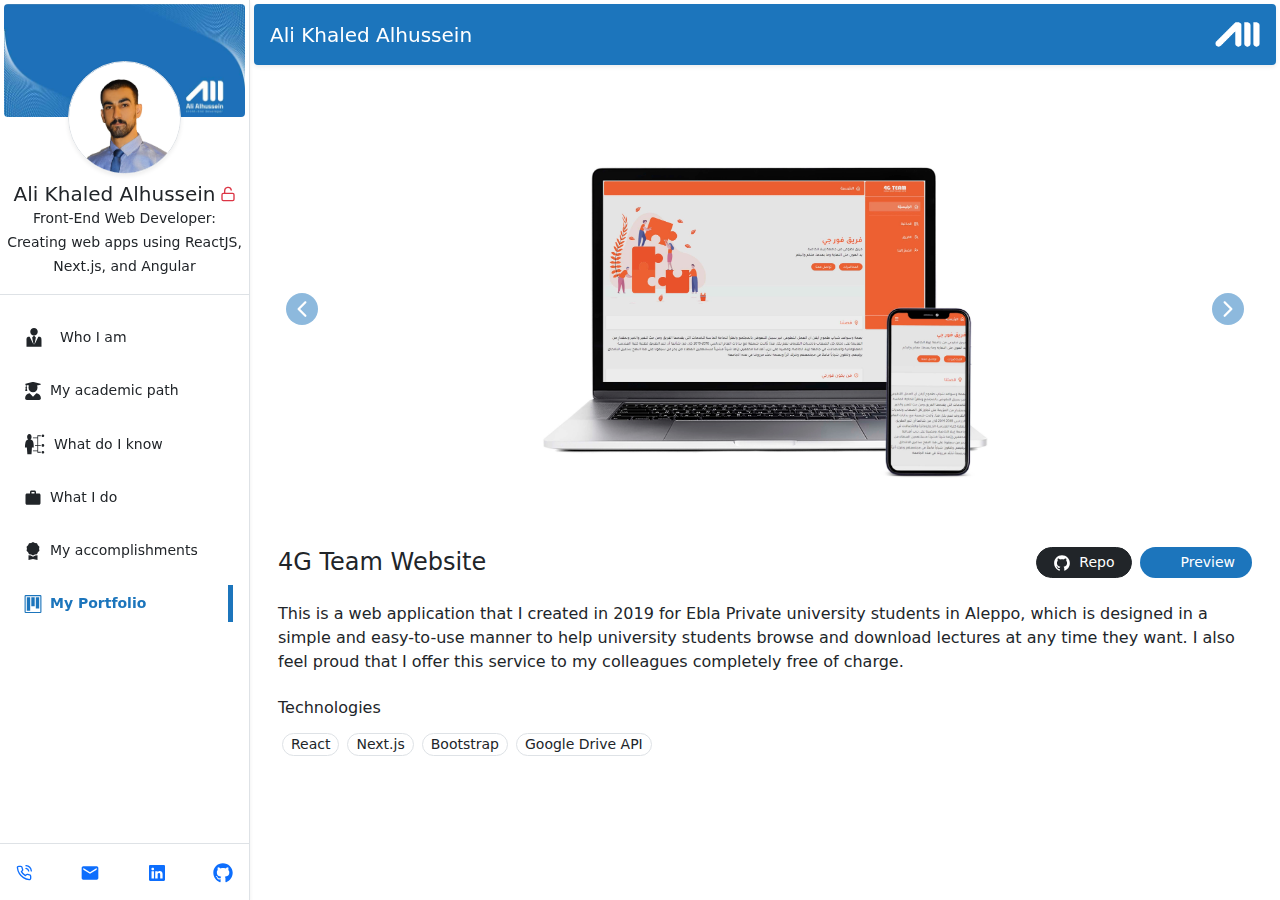
<file: portfolio/101.html>
<!DOCTYPE html><html><head><meta name="google-site-verification" content="hrNNT5pPaaMSzD8x5HZt7SAsZ1hmXIeKKn1LujI1lFc"/><meta charSet="utf-8"/><meta name="viewport" content="width=device-width, initial-scale=1.0"/><title>Ali Khaled Alhussein<!-- --> E-Portfolio<!-- --></title><meta name="description" content="Ali Khaled Alhussein E-Portfolio and Personal Website"/><link rel="icon" href="/images/favicon.png"/><meta property="og:url" content="https://alialhussein.ml"/><meta property="og:type" content="Portfolio"/><meta property="og:title" content="Ali Khaled Alhussein"/><meta property="og:description" content="Ali Khaled Alhussein Personal Website"/><meta property="og:image" content="/images/a.alhussein.webp"/><meta property="fb:app_id" content="969634500464448"/><meta name="next-head-count" content="12"/><link rel="preload" href="/_next/static/css/39aa9e8486916da2.css" as="style"/><link rel="stylesheet" href="/_next/static/css/39aa9e8486916da2.css" data-n-g=""/><noscript data-n-css=""></noscript><script defer="" nomodule="" src="/_next/static/chunks/polyfills-5cd94c89d3acac5f.js"></script><script src="/_next/static/chunks/webpack-80847e48d39754ca.js" defer=""></script><script src="/_next/static/chunks/framework-fc97f3f1282ce3ed.js" defer=""></script><script src="/_next/static/chunks/main-f4ae3437c92c1efc.js" defer=""></script><script src="/_next/static/chunks/pages/_app-9fbe2980ce676875.js" defer=""></script><script src="/_next/static/chunks/d7eeaac4-998415f8ff23d170.js" defer=""></script><script src="/_next/static/chunks/548-2bb5166c402c5bc3.js" defer=""></script><script src="/_next/static/chunks/pages/portfolio/%5BprojectId%5D-aabd87e05c0bea5f.js" defer=""></script><script src="/_next/static/tobWmZrGU4_QT_E0N9w4j/_buildManifest.js" defer=""></script><script src="/_next/static/tobWmZrGU4_QT_E0N9w4j/_ssgManifest.js" defer=""></script><script src="/_next/static/tobWmZrGU4_QT_E0N9w4j/_middlewareManifest.js" defer=""></script></head><body><div id="__next"><div id="main-content"><aside class="position-fixed top-0 start-0 d-none d-md-flex d-flex flex-column justify-content-between vh-100 border-end shadow-sm bg-white" style="width:250px;z-index:9999"><div class="text-center border-bottom"><div class="rounded m-1 mb-0" style="background:#1C75BC url(/images/panner.jpg);background-size:cover;height:113px"></div><div style="margin-top:-56px"><div><img src="/images/a.alhussein.webp" alt="profile-pic" class="img-fluid border shadow-sm rounded-circle" width="113px"/></div><div class="mt-2"><div class="d-flex align-items-center justify-content-center"><h5 class="mb-0 me-1">Ali Khaled Alhussein</h5><svg stroke="currentColor" fill="none" stroke-width="2" viewBox="0 0 24 24" stroke-linecap="round" stroke-linejoin="round" class="text-danger" role="button" height="1em" width="1em" xmlns="http://www.w3.org/2000/svg"><title>open to work</title><rect x="3" y="11" width="18" height="11" rx="2" ry="2"></rect><path d="M7 11V7a5 5 0 0 1 9.9-1"></path></svg></div><p class="px-1"><small>Front-End Web Developer: Creating web apps using ReactJS, Next.js, and Angular</small></p></div></div></div><div class="h-100 overflow-auto px-3 py-4"><span role="button" class="false d-flex align-items-center p-2 text-decoration-none w-100 mb-3" href="/"><svg stroke="currentColor" fill="currentColor" stroke-width="0" version="1.1" viewBox="0 0 16 16" font-size="20" height="1em" width="1em" xmlns="http://www.w3.org/2000/svg"><path d="M5 3c0-1.657 1.343-3 3-3s3 1.343 3 3c0 1.657-1.343 3-3 3s-3-1.343-3-3zM12.001 7h-0.553l-3.111 6.316 1.163-5.816-1.5-1.5-1.5 1.5 1.163 5.816-3.111-6.316h-0.554c-1.999 0-1.999 1.344-1.999 3v5h12v-5c0-1.656 0-3-1.999-3z"></path></svg><small class="ms-3">Who I am</small></span><span role="button" class="false d-flex align-items-center p-2 text-decoration-none w-100 mb-3" href="/education"><svg stroke="currentColor" fill="currentColor" stroke-width="0" viewBox="0 0 448 512" font-size="18" height="1em" width="1em" xmlns="http://www.w3.org/2000/svg"><path d="M319.4 320.6L224 416l-95.4-95.4C57.1 323.7 0 382.2 0 454.4v9.6c0 26.5 21.5 48 48 48h352c26.5 0 48-21.5 48-48v-9.6c0-72.2-57.1-130.7-128.6-133.8zM13.6 79.8l6.4 1.5v58.4c-7 4.2-12 11.5-12 20.3 0 8.4 4.6 15.4 11.1 19.7L3.5 242c-1.7 6.9 2.1 14 7.6 14h41.8c5.5 0 9.3-7.1 7.6-14l-15.6-62.3C51.4 175.4 56 168.4 56 160c0-8.8-5-16.1-12-20.3V87.1l66 15.9c-8.6 17.2-14 36.4-14 57 0 70.7 57.3 128 128 128s128-57.3 128-128c0-20.6-5.3-39.8-14-57l96.3-23.2c18.2-4.4 18.2-27.1 0-31.5l-190.4-46c-13-3.1-26.7-3.1-39.7 0L13.6 48.2c-18.1 4.4-18.1 27.2 0 31.6z"></path></svg><small class="ms-2">My academic path</small></span><span role="button" class="false d-flex align-items-center p-2 text-decoration-none w-100 mb-3" href="/skills"><svg stroke="currentColor" fill="currentColor" stroke-width="0" viewBox="0 0 512 512" font-size="22" height="1em" width="1em" xmlns="http://www.w3.org/2000/svg"><path d="M119.1 25v.1c-25 3.2-47.1 32-47.1 68.8 0 20.4 7.1 38.4 17.5 50.9L99.7 157 84 159.9c-13.7 2.6-23.8 9.9-32.2 21.5-8.5 11.5-14.9 27.5-19.4 45.8-8.2 33.6-9.9 74.7-10.1 110.5h44l11.9 158.4h96.3L185 337.7h41.9c0-36.2-.3-77.8-7.8-111.7-4-18.5-10.2-34.4-18.7-45.9-8.6-11.4-19.2-18.7-34.5-21l-16-2.5L160 144c10-12.5 16.7-30.2 16.7-50.1 0-39.2-24.8-68.8-52.4-68.8-2.9 0-4.7-.1-5.2-.1zM440 33c-17.2 0-31 13.77-31 31s13.8 31 31 31 31-13.77 31-31-13.8-31-31-31zM311 55v48H208v18h103v158h-55v18h55v110H208v18h103v32h80.8c-.5-2.9-.8-5.9-.8-9 0-3.1.3-6.1.8-9H329V297h62.8c-.5-2.9-.8-5.9-.8-9 0-3.1.3-6.1.8-9H329V73h62.8c-.5-2.92-.8-5.93-.8-9 0-3.07.3-6.08.8-9H311zm129 202c-17.2 0-31 13.8-31 31s13.8 31 31 31 31-13.8 31-31-13.8-31-31-31zm0 160c-17.2 0-31 13.8-31 31s13.8 31 31 31 31-13.8 31-31-13.8-31-31-31z"></path></svg><small class="ms-2">What do I know</small></span><span role="button" class="false d-flex align-items-center p-2 text-decoration-none w-100 mb-3" href="/experience"><svg stroke="currentColor" fill="currentColor" stroke-width="0" viewBox="0 0 24 24" font-size="18" height="1em" width="1em" xmlns="http://www.w3.org/2000/svg"><path fill="none" d="M0 0h24v24H0z"></path><path d="M20 6h-4V4c0-1.11-.89-2-2-2h-4c-1.11 0-2 .89-2 2v2H4c-1.11 0-1.99.89-1.99 2L2 19c0 1.11.89 2 2 2h16c1.11 0 2-.89 2-2V8c0-1.11-.89-2-2-2zm-6 0h-4V4h4v2z"></path></svg><small class="ms-2">What I do</small></span><span role="button" class="false d-flex align-items-center p-2 text-decoration-none w-100 mb-3" href="/accomplishments"><svg stroke="currentColor" fill="currentColor" stroke-width="0" viewBox="0 0 16 16" font-size="18" height="1em" width="1em" xmlns="http://www.w3.org/2000/svg"><path d="m8 0 1.669.864 1.858.282.842 1.68 1.337 1.32L13.4 6l.306 1.854-1.337 1.32-.842 1.68-1.858.282L8 12l-1.669-.864-1.858-.282-.842-1.68-1.337-1.32L2.6 6l-.306-1.854 1.337-1.32.842-1.68L6.331.864 8 0z"></path><path d="M4 11.794V16l4-1 4 1v-4.206l-2.018.306L8 13.126 6.018 12.1 4 11.794z"></path></svg><small class="ms-2">My accomplishments</small></span><span role="button" class="false d-flex align-items-center p-2 text-decoration-none w-100" href="/portfolio"><svg stroke="currentColor" fill="currentColor" stroke-width="0" viewBox="0 0 15 16" font-size="18" height="1em" width="1em" xmlns="http://www.w3.org/2000/svg"><path fill-rule="evenodd" d="M10 12h3V2h-3v10zm-4-2h3V2H6v8zm-4 4h3V2H2v12zm-1 1h13V1H1v14zM14 0H1a1 1 0 0 0-1 1v14a1 1 0 0 0 1 1h13a1 1 0 0 0 1-1V1a1 1 0 0 0-1-1z"></path></svg><small class="ms-2">My Portfolio</small></span></div><div class="border-top p-3 d-flex align-items-center justify-content-between"><a href="tel:+963991570653"><svg stroke="currentColor" fill="none" stroke-width="2" viewBox="0 0 24 24" stroke-linecap="round" stroke-linejoin="round" height="1em" width="1em" xmlns="http://www.w3.org/2000/svg"><path d="M15.05 5A5 5 0 0 1 19 8.95M15.05 1A9 9 0 0 1 23 8.94m-1 7.98v3a2 2 0 0 1-2.18 2 19.79 19.79 0 0 1-8.63-3.07 19.5 19.5 0 0 1-6-6 19.79 19.79 0 0 1-3.07-8.67A2 2 0 0 1 4.11 2h3a2 2 0 0 1 2 1.72 12.84 12.84 0 0 0 .7 2.81 2 2 0 0 1-.45 2.11L8.09 9.91a16 16 0 0 0 6 6l1.27-1.27a2 2 0 0 1 2.11-.45 12.84 12.84 0 0 0 2.81.7A2 2 0 0 1 22 16.92z"></path></svg></a><a href="mailto:a.alhussein33@gmail.com"><svg stroke="currentColor" fill="currentColor" stroke-width="0" viewBox="0 0 24 24" font-size="20" height="1em" width="1em" xmlns="http://www.w3.org/2000/svg"><path fill="none" d="M0 0h24v24H0z"></path><path d="M20 4H4c-1.1 0-1.99.9-1.99 2L2 18c0 1.1.9 2 2 2h16c1.1 0 2-.9 2-2V6c0-1.1-.9-2-2-2zm0 4l-8 5-8-5V6l8 5 8-5v2z"></path></svg></a><a href="https://www.linkedin.com/in/ali-alhussein" target="_blank" rel="noreferrer"><svg stroke="currentColor" fill="currentColor" stroke-width="0" viewBox="0 0 16 16" height="1em" width="1em" xmlns="http://www.w3.org/2000/svg"><path d="M0 1.146C0 .513.526 0 1.175 0h13.65C15.474 0 16 .513 16 1.146v13.708c0 .633-.526 1.146-1.175 1.146H1.175C.526 16 0 15.487 0 14.854V1.146zm4.943 12.248V6.169H2.542v7.225h2.401zm-1.2-8.212c.837 0 1.358-.554 1.358-1.248-.015-.709-.52-1.248-1.342-1.248-.822 0-1.359.54-1.359 1.248 0 .694.521 1.248 1.327 1.248h.016zm4.908 8.212V9.359c0-.216.016-.432.08-.586.173-.431.568-.878 1.232-.878.869 0 1.216.662 1.216 1.634v3.865h2.401V9.25c0-2.22-1.184-3.252-2.764-3.252-1.274 0-1.845.7-2.165 1.193v.025h-.016a5.54 5.54 0 0 1 .016-.025V6.169h-2.4c.03.678 0 7.225 0 7.225h2.4z"></path></svg></a><a href="https://github.com/3li7u" target="_blank" rel="noreferrer"><svg stroke="currentColor" fill="currentColor" stroke-width="0" viewBox="0 0 496 512" font-size="20" height="1em" width="1em" xmlns="http://www.w3.org/2000/svg"><path d="M165.9 397.4c0 2-2.3 3.6-5.2 3.6-3.3.3-5.6-1.3-5.6-3.6 0-2 2.3-3.6 5.2-3.6 3-.3 5.6 1.3 5.6 3.6zm-31.1-4.5c-.7 2 1.3 4.3 4.3 4.9 2.6 1 5.6 0 6.2-2s-1.3-4.3-4.3-5.2c-2.6-.7-5.5.3-6.2 2.3zm44.2-1.7c-2.9.7-4.9 2.6-4.6 4.9.3 2 2.9 3.3 5.9 2.6 2.9-.7 4.9-2.6 4.6-4.6-.3-1.9-3-3.2-5.9-2.9zM244.8 8C106.1 8 0 113.3 0 252c0 110.9 69.8 205.8 169.5 239.2 12.8 2.3 17.3-5.6 17.3-12.1 0-6.2-.3-40.4-.3-61.4 0 0-70 15-84.7-29.8 0 0-11.4-29.1-27.8-36.6 0 0-22.9-15.7 1.6-15.4 0 0 24.9 2 38.6 25.8 21.9 38.6 58.6 27.5 72.9 20.9 2.3-16 8.8-27.1 16-33.7-55.9-6.2-112.3-14.3-112.3-110.5 0-27.5 7.6-41.3 23.6-58.9-2.6-6.5-11.1-33.3 2.6-67.9 20.9-6.5 69 27 69 27 20-5.6 41.5-8.5 62.8-8.5s42.8 2.9 62.8 8.5c0 0 48.1-33.6 69-27 13.7 34.7 5.2 61.4 2.6 67.9 16 17.7 25.8 31.5 25.8 58.9 0 96.5-58.9 104.2-114.8 110.5 9.2 7.9 17 22.9 17 46.4 0 33.7-.3 75.4-.3 83.6 0 6.5 4.6 14.4 17.3 12.1C428.2 457.8 496 362.9 496 252 496 113.3 383.5 8 244.8 8zM97.2 352.9c-1.3 1-1 3.3.7 5.2 1.6 1.6 3.9 2.3 5.2 1 1.3-1 1-3.3-.7-5.2-1.6-1.6-3.9-2.3-5.2-1zm-10.8-8.1c-.7 1.3.3 2.9 2.3 3.9 1.6 1 3.6.7 4.3-.7.7-1.3-.3-2.9-2.3-3.9-2-.6-3.6-.3-4.3.7zm32.4 35.6c-1.6 1.3-1 4.3 1.3 6.2 2.3 2.3 5.2 2.6 6.5 1 1.3-1.3.7-4.3-1.3-6.2-2.2-2.3-5.2-2.6-6.5-1zm-11.4-14.7c-1.6 1-1.6 3.6 0 5.9 1.6 2.3 4.3 3.3 5.6 2.3 1.6-1.3 1.6-3.9 0-6.2-1.4-2.3-4-3.3-5.6-2z"></path></svg></a></div></aside><main class="ps-md-250" style="margin-top:70px"><header class="fixed-top ps-md-250"><div class="d-flex align-items-center justify-content-between shadow-sm bg-blue text-white rounded py-2 px-3 m-1"><svg stroke="currentColor" fill="currentColor" stroke-width="0" viewBox="0 0 448 512" class="d-md-none me-2" role="button" height="1em" width="1em" xmlns="http://www.w3.org/2000/svg"><path d="M16 132h416c8.837 0 16-7.163 16-16V76c0-8.837-7.163-16-16-16H16C7.163 60 0 67.163 0 76v40c0 8.837 7.163 16 16 16zm0 160h416c8.837 0 16-7.163 16-16v-40c0-8.837-7.163-16-16-16H16c-8.837 0-16 7.163-16 16v40c0 8.837 7.163 16 16 16zm0 160h416c8.837 0 16-7.163 16-16v-40c0-8.837-7.163-16-16-16H16c-8.837 0-16 7.163-16 16v40c0 8.837 7.163 16 16 16z"></path></svg><h5 role="button" class="mb-0">Ali Khaled Alhussein</h5><img src="/images/favicon.png" alt="profile-pic" class="img-fluid" width="45"/></div></header><main class="px-sm-3"><section class="py-4"><div class="container"><div class="slick-slider slick-initialized" dir="ltr"><span style="z-index:1" role="button" class="ms-2 position-absolute top-50 start-0 translate-middle-y text-white bg-blue d-flex align-items-center justify-content-center rounded-circle p-1 opacity-50"><svg stroke="currentColor" fill="currentColor" stroke-width="0" viewBox="0 0 512 512" font-size="24" height="1em" width="1em" xmlns="http://www.w3.org/2000/svg"><path d="M217.9 256L345 129c9.4-9.4 9.4-24.6 0-33.9-9.4-9.4-24.6-9.3-34 0L167 239c-9.1 9.1-9.3 23.7-.7 33.1L310.9 417c4.7 4.7 10.9 7 17 7s12.3-2.3 17-7c9.4-9.4 9.4-24.6 0-33.9L217.9 256z"></path></svg></span><div class="slick-list"><div class="slick-track" style="width:900%;left:-100%"><div data-index="0" class="slick-slide slick-active slick-current" tabindex="-1" aria-hidden="false" style="outline:none;width:11.11111111111111%;position:relative;left:0;opacity:1;transition:opacity 1000ms linear, visibility 1000ms linear"><div><div class="text-center" tabindex="-1" style="width:100%;display:inline-block"><img src="/images/portfolio/101/4g-team-01.webp" alt="project-pic" class="img-fluid m-auto" style="width:65%"/></div></div></div><div data-index="1" class="slick-slide" tabindex="-1" aria-hidden="true" style="outline:none;width:11.11111111111111%;position:relative;left:-11px;opacity:0;transition:opacity 1000ms linear, visibility 1000ms linear"><div><div class="text-center" tabindex="-1" style="width:100%;display:inline-block"><img src="/images/portfolio/101/4g-team-02.webp" alt="project-pic" class="img-fluid m-auto" style="width:65%"/></div></div></div><div data-index="2" class="slick-slide" tabindex="-1" aria-hidden="true" style="outline:none;width:11.11111111111111%;position:relative;left:-22px;opacity:0;transition:opacity 1000ms linear, visibility 1000ms linear"><div><div class="text-center" tabindex="-1" style="width:100%;display:inline-block"><img src="/images/portfolio/101/4g-team-03.webp" alt="project-pic" class="img-fluid m-auto" style="width:65%"/></div></div></div><div data-index="3" class="slick-slide" tabindex="-1" aria-hidden="true" style="outline:none;width:11.11111111111111%;position:relative;left:-33px;opacity:0;transition:opacity 1000ms linear, visibility 1000ms linear"><div><div class="text-center" tabindex="-1" style="width:100%;display:inline-block"><img src="/images/portfolio/101/4g-team-04.webp" alt="project-pic" class="img-fluid m-auto" style="width:65%"/></div></div></div></div></div><span role="button" class="me-2 position-absolute top-50 end-0 translate-middle-y text-white bg-blue d-flex align-items-center justify-content-center rounded-circle p-1 opacity-50"><svg stroke="currentColor" fill="currentColor" stroke-width="0" viewBox="0 0 512 512" font-size="24" height="1em" width="1em" xmlns="http://www.w3.org/2000/svg"><path d="M294.1 256L167 129c-9.4-9.4-9.4-24.6 0-33.9s24.6-9.3 34 0L345 239c9.1 9.1 9.3 23.7.7 33.1L201.1 417c-4.7 4.7-10.9 7-17 7s-12.3-2.3-17-7c-9.4-9.4-9.4-24.6 0-33.9l127-127.1z"></path></svg></span></div><div class="mt-4 d-flex flex-wrap justify-content-between align-items-center"><h4 class="mb-0 me-3">4G Team Website</h4><div class="mt-1 mt-sm-0"><a href="https://github.com/3li7u/4g-team" target="_blank" rel="noreferrer" class="me-2 btn btn-sm btn-dark rounded-pill px-3 d-inline-flex align-items-center"><svg stroke="currentColor" fill="currentColor" stroke-width="0" viewBox="0 0 1024 1024" font-size="18" class="me-2" height="1em" width="1em" xmlns="http://www.w3.org/2000/svg"><path d="M511.6 76.3C264.3 76.2 64 276.4 64 523.5 64 718.9 189.3 885 363.8 946c23.5 5.9 19.9-10.8 19.9-22.2v-77.5c-135.7 15.9-141.2-73.9-150.3-88.9C215 726 171.5 718 184.5 703c30.9-15.9 62.4 4 98.9 57.9 26.4 39.1 77.9 32.5 104 26 5.7-23.5 17.9-44.5 34.7-60.8-140.6-25.2-199.2-111-199.2-213 0-49.5 16.3-95 48.3-131.7-20.4-60.5 1.9-112.3 4.9-120 58.1-5.2 118.5 41.6 123.2 45.3 33-8.9 70.7-13.6 112.9-13.6 42.4 0 80.2 4.9 113.5 13.9 11.3-8.6 67.3-48.8 121.3-43.9 2.9 7.7 24.7 58.3 5.5 118 32.4 36.8 48.9 82.7 48.9 132.3 0 102.2-59 188.1-200 212.9a127.5 127.5 0 0 1 38.1 91v112.5c.8 9 0 17.9 15 17.9 177.1-59.7 304.6-227 304.6-424.1 0-247.2-200.4-447.3-447.5-447.3z"></path></svg><span>Repo</span></a><a href="https://forgteam.tk" target="_blank" rel="noreferrer" class="btn btn-sm text-white bg-blue rounded-pill px-3"><span class="me-2 spinner-grow spinner-grow-sm" role="status" aria-hidden="true"></span><span>Preview</span></a></div></div><div class="mt-4"><p>This is a web application that I created in 2019 for Ebla Private university students in Aleppo, which is designed in a simple and easy-to-use manner to help university students browse and download lectures at any time they want. I also feel proud that I offer this service to my colleagues completely free of charge.</p></div><div class="mt-4"><h6>Technologies</h6><div class="mt-3 d-flex flex-wrap"><small class="mx-1 mb-1 border px-2 rounded-pill">React</small><small class="mx-1 mb-1 border px-2 rounded-pill">Next.js</small><small class="mx-1 mb-1 border px-2 rounded-pill">Bootstrap</small><small class="mx-1 mb-1 border px-2 rounded-pill">Google Drive API</small></div></div></div></section></main></main></div></div><script id="__NEXT_DATA__" type="application/json">{"props":{"pageProps":{"project":{"id":"101","name":"4G Team Website","caption":"This is a web application that I created in 2019 for Ebla Private university students in Aleppo.","description":"This is a web application that I created in 2019 for Ebla Private university students in Aleppo, which is designed in a simple and easy-to-use manner to help university students browse and download lectures at any time they want. I also feel proud that I offer this service to my colleagues completely free of charge.","technologies":["React","Next.js","Bootstrap","Google Drive API"],"startDate":"2/2/2019","endDate":"current","featureImage":"/images/portfolio/101/4g-team-mockup.webp","images":["/images/portfolio/101/4g-team-01.webp","/images/portfolio/101/4g-team-02.webp","/images/portfolio/101/4g-team-03.webp","/images/portfolio/101/4g-team-04.webp"],"links":{"youtube":"","github":"https://github.com/3li7u/4g-team","preview":"https://forgteam.tk"}}},"__N_SSG":true},"page":"/portfolio/[projectId]","query":{"projectId":"101"},"buildId":"tobWmZrGU4_QT_E0N9w4j","isFallback":false,"gsp":true,"scriptLoader":[]}</script></body></html>
</file>
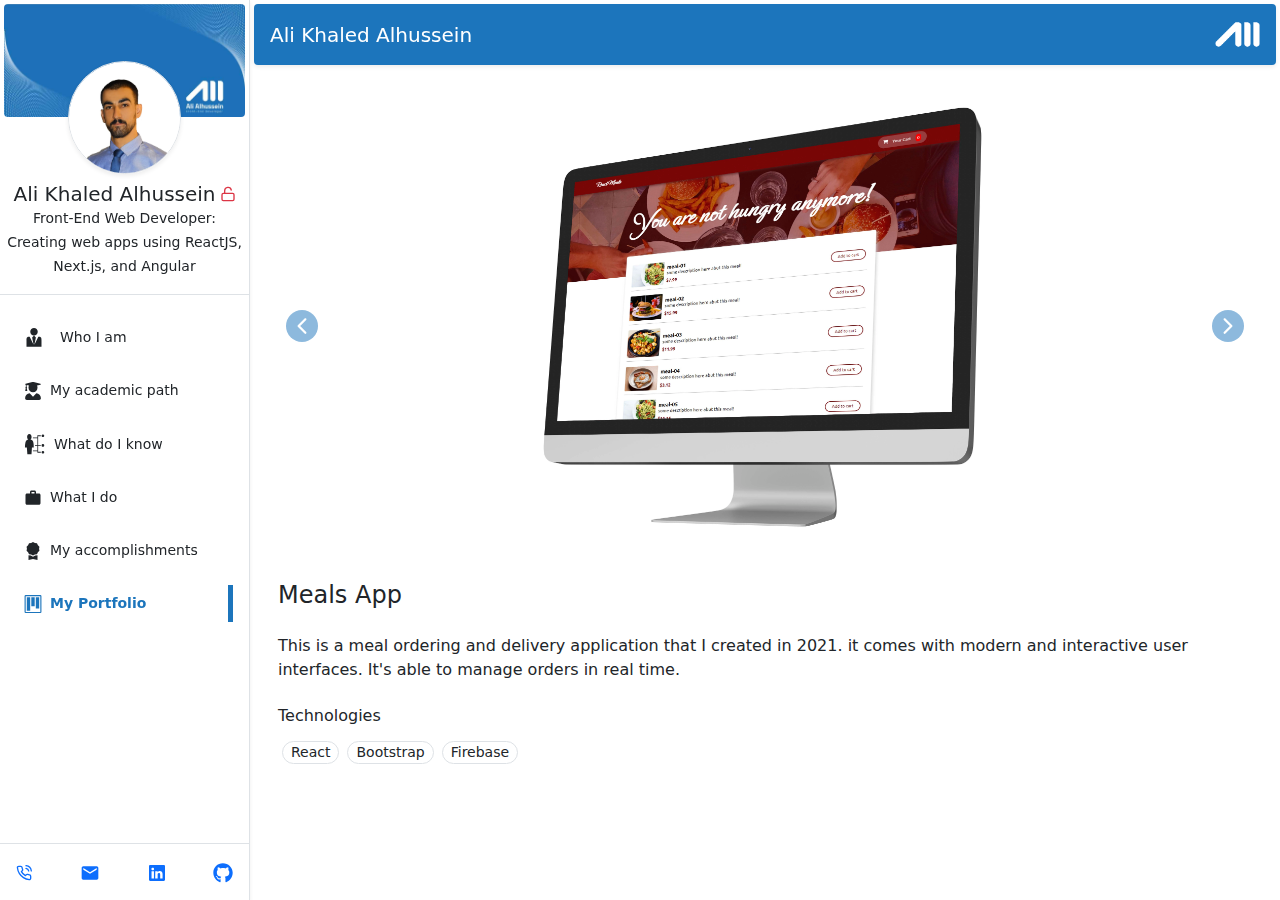
<file: portfolio/102.html>
<!DOCTYPE html><html><head><meta name="google-site-verification" content="hrNNT5pPaaMSzD8x5HZt7SAsZ1hmXIeKKn1LujI1lFc"/><meta charSet="utf-8"/><meta name="viewport" content="width=device-width, initial-scale=1.0"/><title>Ali Khaled Alhussein<!-- --> E-Portfolio<!-- --></title><meta name="description" content="Ali Khaled Alhussein E-Portfolio and Personal Website"/><link rel="icon" href="/images/favicon.png"/><meta property="og:url" content="https://alialhussein.ml"/><meta property="og:type" content="Portfolio"/><meta property="og:title" content="Ali Khaled Alhussein"/><meta property="og:description" content="Ali Khaled Alhussein Personal Website"/><meta property="og:image" content="/images/a.alhussein.webp"/><meta property="fb:app_id" content="969634500464448"/><meta name="next-head-count" content="12"/><link rel="preload" href="/_next/static/css/39aa9e8486916da2.css" as="style"/><link rel="stylesheet" href="/_next/static/css/39aa9e8486916da2.css" data-n-g=""/><noscript data-n-css=""></noscript><script defer="" nomodule="" src="/_next/static/chunks/polyfills-5cd94c89d3acac5f.js"></script><script src="/_next/static/chunks/webpack-80847e48d39754ca.js" defer=""></script><script src="/_next/static/chunks/framework-fc97f3f1282ce3ed.js" defer=""></script><script src="/_next/static/chunks/main-f4ae3437c92c1efc.js" defer=""></script><script src="/_next/static/chunks/pages/_app-9fbe2980ce676875.js" defer=""></script><script src="/_next/static/chunks/d7eeaac4-998415f8ff23d170.js" defer=""></script><script src="/_next/static/chunks/548-2bb5166c402c5bc3.js" defer=""></script><script src="/_next/static/chunks/pages/portfolio/%5BprojectId%5D-aabd87e05c0bea5f.js" defer=""></script><script src="/_next/static/tobWmZrGU4_QT_E0N9w4j/_buildManifest.js" defer=""></script><script src="/_next/static/tobWmZrGU4_QT_E0N9w4j/_ssgManifest.js" defer=""></script><script src="/_next/static/tobWmZrGU4_QT_E0N9w4j/_middlewareManifest.js" defer=""></script></head><body><div id="__next"><div id="main-content"><aside class="position-fixed top-0 start-0 d-none d-md-flex d-flex flex-column justify-content-between vh-100 border-end shadow-sm bg-white" style="width:250px;z-index:9999"><div class="text-center border-bottom"><div class="rounded m-1 mb-0" style="background:#1C75BC url(/images/panner.jpg);background-size:cover;height:113px"></div><div style="margin-top:-56px"><div><img src="/images/a.alhussein.webp" alt="profile-pic" class="img-fluid border shadow-sm rounded-circle" width="113px"/></div><div class="mt-2"><div class="d-flex align-items-center justify-content-center"><h5 class="mb-0 me-1">Ali Khaled Alhussein</h5><svg stroke="currentColor" fill="none" stroke-width="2" viewBox="0 0 24 24" stroke-linecap="round" stroke-linejoin="round" class="text-danger" role="button" height="1em" width="1em" xmlns="http://www.w3.org/2000/svg"><title>open to work</title><rect x="3" y="11" width="18" height="11" rx="2" ry="2"></rect><path d="M7 11V7a5 5 0 0 1 9.9-1"></path></svg></div><p class="px-1"><small>Front-End Web Developer: Creating web apps using ReactJS, Next.js, and Angular</small></p></div></div></div><div class="h-100 overflow-auto px-3 py-4"><span role="button" class="false d-flex align-items-center p-2 text-decoration-none w-100 mb-3" href="/"><svg stroke="currentColor" fill="currentColor" stroke-width="0" version="1.1" viewBox="0 0 16 16" font-size="20" height="1em" width="1em" xmlns="http://www.w3.org/2000/svg"><path d="M5 3c0-1.657 1.343-3 3-3s3 1.343 3 3c0 1.657-1.343 3-3 3s-3-1.343-3-3zM12.001 7h-0.553l-3.111 6.316 1.163-5.816-1.5-1.5-1.5 1.5 1.163 5.816-3.111-6.316h-0.554c-1.999 0-1.999 1.344-1.999 3v5h12v-5c0-1.656 0-3-1.999-3z"></path></svg><small class="ms-3">Who I am</small></span><span role="button" class="false d-flex align-items-center p-2 text-decoration-none w-100 mb-3" href="/education"><svg stroke="currentColor" fill="currentColor" stroke-width="0" viewBox="0 0 448 512" font-size="18" height="1em" width="1em" xmlns="http://www.w3.org/2000/svg"><path d="M319.4 320.6L224 416l-95.4-95.4C57.1 323.7 0 382.2 0 454.4v9.6c0 26.5 21.5 48 48 48h352c26.5 0 48-21.5 48-48v-9.6c0-72.2-57.1-130.7-128.6-133.8zM13.6 79.8l6.4 1.5v58.4c-7 4.2-12 11.5-12 20.3 0 8.4 4.6 15.4 11.1 19.7L3.5 242c-1.7 6.9 2.1 14 7.6 14h41.8c5.5 0 9.3-7.1 7.6-14l-15.6-62.3C51.4 175.4 56 168.4 56 160c0-8.8-5-16.1-12-20.3V87.1l66 15.9c-8.6 17.2-14 36.4-14 57 0 70.7 57.3 128 128 128s128-57.3 128-128c0-20.6-5.3-39.8-14-57l96.3-23.2c18.2-4.4 18.2-27.1 0-31.5l-190.4-46c-13-3.1-26.7-3.1-39.7 0L13.6 48.2c-18.1 4.4-18.1 27.2 0 31.6z"></path></svg><small class="ms-2">My academic path</small></span><span role="button" class="false d-flex align-items-center p-2 text-decoration-none w-100 mb-3" href="/skills"><svg stroke="currentColor" fill="currentColor" stroke-width="0" viewBox="0 0 512 512" font-size="22" height="1em" width="1em" xmlns="http://www.w3.org/2000/svg"><path d="M119.1 25v.1c-25 3.2-47.1 32-47.1 68.8 0 20.4 7.1 38.4 17.5 50.9L99.7 157 84 159.9c-13.7 2.6-23.8 9.9-32.2 21.5-8.5 11.5-14.9 27.5-19.4 45.8-8.2 33.6-9.9 74.7-10.1 110.5h44l11.9 158.4h96.3L185 337.7h41.9c0-36.2-.3-77.8-7.8-111.7-4-18.5-10.2-34.4-18.7-45.9-8.6-11.4-19.2-18.7-34.5-21l-16-2.5L160 144c10-12.5 16.7-30.2 16.7-50.1 0-39.2-24.8-68.8-52.4-68.8-2.9 0-4.7-.1-5.2-.1zM440 33c-17.2 0-31 13.77-31 31s13.8 31 31 31 31-13.77 31-31-13.8-31-31-31zM311 55v48H208v18h103v158h-55v18h55v110H208v18h103v32h80.8c-.5-2.9-.8-5.9-.8-9 0-3.1.3-6.1.8-9H329V297h62.8c-.5-2.9-.8-5.9-.8-9 0-3.1.3-6.1.8-9H329V73h62.8c-.5-2.92-.8-5.93-.8-9 0-3.07.3-6.08.8-9H311zm129 202c-17.2 0-31 13.8-31 31s13.8 31 31 31 31-13.8 31-31-13.8-31-31-31zm0 160c-17.2 0-31 13.8-31 31s13.8 31 31 31 31-13.8 31-31-13.8-31-31-31z"></path></svg><small class="ms-2">What do I know</small></span><span role="button" class="false d-flex align-items-center p-2 text-decoration-none w-100 mb-3" href="/experience"><svg stroke="currentColor" fill="currentColor" stroke-width="0" viewBox="0 0 24 24" font-size="18" height="1em" width="1em" xmlns="http://www.w3.org/2000/svg"><path fill="none" d="M0 0h24v24H0z"></path><path d="M20 6h-4V4c0-1.11-.89-2-2-2h-4c-1.11 0-2 .89-2 2v2H4c-1.11 0-1.99.89-1.99 2L2 19c0 1.11.89 2 2 2h16c1.11 0 2-.89 2-2V8c0-1.11-.89-2-2-2zm-6 0h-4V4h4v2z"></path></svg><small class="ms-2">What I do</small></span><span role="button" class="false d-flex align-items-center p-2 text-decoration-none w-100 mb-3" href="/accomplishments"><svg stroke="currentColor" fill="currentColor" stroke-width="0" viewBox="0 0 16 16" font-size="18" height="1em" width="1em" xmlns="http://www.w3.org/2000/svg"><path d="m8 0 1.669.864 1.858.282.842 1.68 1.337 1.32L13.4 6l.306 1.854-1.337 1.32-.842 1.68-1.858.282L8 12l-1.669-.864-1.858-.282-.842-1.68-1.337-1.32L2.6 6l-.306-1.854 1.337-1.32.842-1.68L6.331.864 8 0z"></path><path d="M4 11.794V16l4-1 4 1v-4.206l-2.018.306L8 13.126 6.018 12.1 4 11.794z"></path></svg><small class="ms-2">My accomplishments</small></span><span role="button" class="false d-flex align-items-center p-2 text-decoration-none w-100" href="/portfolio"><svg stroke="currentColor" fill="currentColor" stroke-width="0" viewBox="0 0 15 16" font-size="18" height="1em" width="1em" xmlns="http://www.w3.org/2000/svg"><path fill-rule="evenodd" d="M10 12h3V2h-3v10zm-4-2h3V2H6v8zm-4 4h3V2H2v12zm-1 1h13V1H1v14zM14 0H1a1 1 0 0 0-1 1v14a1 1 0 0 0 1 1h13a1 1 0 0 0 1-1V1a1 1 0 0 0-1-1z"></path></svg><small class="ms-2">My Portfolio</small></span></div><div class="border-top p-3 d-flex align-items-center justify-content-between"><a href="tel:+963991570653"><svg stroke="currentColor" fill="none" stroke-width="2" viewBox="0 0 24 24" stroke-linecap="round" stroke-linejoin="round" height="1em" width="1em" xmlns="http://www.w3.org/2000/svg"><path d="M15.05 5A5 5 0 0 1 19 8.95M15.05 1A9 9 0 0 1 23 8.94m-1 7.98v3a2 2 0 0 1-2.18 2 19.79 19.79 0 0 1-8.63-3.07 19.5 19.5 0 0 1-6-6 19.79 19.79 0 0 1-3.07-8.67A2 2 0 0 1 4.11 2h3a2 2 0 0 1 2 1.72 12.84 12.84 0 0 0 .7 2.81 2 2 0 0 1-.45 2.11L8.09 9.91a16 16 0 0 0 6 6l1.27-1.27a2 2 0 0 1 2.11-.45 12.84 12.84 0 0 0 2.81.7A2 2 0 0 1 22 16.92z"></path></svg></a><a href="mailto:a.alhussein33@gmail.com"><svg stroke="currentColor" fill="currentColor" stroke-width="0" viewBox="0 0 24 24" font-size="20" height="1em" width="1em" xmlns="http://www.w3.org/2000/svg"><path fill="none" d="M0 0h24v24H0z"></path><path d="M20 4H4c-1.1 0-1.99.9-1.99 2L2 18c0 1.1.9 2 2 2h16c1.1 0 2-.9 2-2V6c0-1.1-.9-2-2-2zm0 4l-8 5-8-5V6l8 5 8-5v2z"></path></svg></a><a href="https://www.linkedin.com/in/ali-alhussein" target="_blank" rel="noreferrer"><svg stroke="currentColor" fill="currentColor" stroke-width="0" viewBox="0 0 16 16" height="1em" width="1em" xmlns="http://www.w3.org/2000/svg"><path d="M0 1.146C0 .513.526 0 1.175 0h13.65C15.474 0 16 .513 16 1.146v13.708c0 .633-.526 1.146-1.175 1.146H1.175C.526 16 0 15.487 0 14.854V1.146zm4.943 12.248V6.169H2.542v7.225h2.401zm-1.2-8.212c.837 0 1.358-.554 1.358-1.248-.015-.709-.52-1.248-1.342-1.248-.822 0-1.359.54-1.359 1.248 0 .694.521 1.248 1.327 1.248h.016zm4.908 8.212V9.359c0-.216.016-.432.08-.586.173-.431.568-.878 1.232-.878.869 0 1.216.662 1.216 1.634v3.865h2.401V9.25c0-2.22-1.184-3.252-2.764-3.252-1.274 0-1.845.7-2.165 1.193v.025h-.016a5.54 5.54 0 0 1 .016-.025V6.169h-2.4c.03.678 0 7.225 0 7.225h2.4z"></path></svg></a><a href="https://github.com/3li7u" target="_blank" rel="noreferrer"><svg stroke="currentColor" fill="currentColor" stroke-width="0" viewBox="0 0 496 512" font-size="20" height="1em" width="1em" xmlns="http://www.w3.org/2000/svg"><path d="M165.9 397.4c0 2-2.3 3.6-5.2 3.6-3.3.3-5.6-1.3-5.6-3.6 0-2 2.3-3.6 5.2-3.6 3-.3 5.6 1.3 5.6 3.6zm-31.1-4.5c-.7 2 1.3 4.3 4.3 4.9 2.6 1 5.6 0 6.2-2s-1.3-4.3-4.3-5.2c-2.6-.7-5.5.3-6.2 2.3zm44.2-1.7c-2.9.7-4.9 2.6-4.6 4.9.3 2 2.9 3.3 5.9 2.6 2.9-.7 4.9-2.6 4.6-4.6-.3-1.9-3-3.2-5.9-2.9zM244.8 8C106.1 8 0 113.3 0 252c0 110.9 69.8 205.8 169.5 239.2 12.8 2.3 17.3-5.6 17.3-12.1 0-6.2-.3-40.4-.3-61.4 0 0-70 15-84.7-29.8 0 0-11.4-29.1-27.8-36.6 0 0-22.9-15.7 1.6-15.4 0 0 24.9 2 38.6 25.8 21.9 38.6 58.6 27.5 72.9 20.9 2.3-16 8.8-27.1 16-33.7-55.9-6.2-112.3-14.3-112.3-110.5 0-27.5 7.6-41.3 23.6-58.9-2.6-6.5-11.1-33.3 2.6-67.9 20.9-6.5 69 27 69 27 20-5.6 41.5-8.5 62.8-8.5s42.8 2.9 62.8 8.5c0 0 48.1-33.6 69-27 13.7 34.7 5.2 61.4 2.6 67.9 16 17.7 25.8 31.5 25.8 58.9 0 96.5-58.9 104.2-114.8 110.5 9.2 7.9 17 22.9 17 46.4 0 33.7-.3 75.4-.3 83.6 0 6.5 4.6 14.4 17.3 12.1C428.2 457.8 496 362.9 496 252 496 113.3 383.5 8 244.8 8zM97.2 352.9c-1.3 1-1 3.3.7 5.2 1.6 1.6 3.9 2.3 5.2 1 1.3-1 1-3.3-.7-5.2-1.6-1.6-3.9-2.3-5.2-1zm-10.8-8.1c-.7 1.3.3 2.9 2.3 3.9 1.6 1 3.6.7 4.3-.7.7-1.3-.3-2.9-2.3-3.9-2-.6-3.6-.3-4.3.7zm32.4 35.6c-1.6 1.3-1 4.3 1.3 6.2 2.3 2.3 5.2 2.6 6.5 1 1.3-1.3.7-4.3-1.3-6.2-2.2-2.3-5.2-2.6-6.5-1zm-11.4-14.7c-1.6 1-1.6 3.6 0 5.9 1.6 2.3 4.3 3.3 5.6 2.3 1.6-1.3 1.6-3.9 0-6.2-1.4-2.3-4-3.3-5.6-2z"></path></svg></a></div></aside><main class="ps-md-250" style="margin-top:70px"><header class="fixed-top ps-md-250"><div class="d-flex align-items-center justify-content-between shadow-sm bg-blue text-white rounded py-2 px-3 m-1"><svg stroke="currentColor" fill="currentColor" stroke-width="0" viewBox="0 0 448 512" class="d-md-none me-2" role="button" height="1em" width="1em" xmlns="http://www.w3.org/2000/svg"><path d="M16 132h416c8.837 0 16-7.163 16-16V76c0-8.837-7.163-16-16-16H16C7.163 60 0 67.163 0 76v40c0 8.837 7.163 16 16 16zm0 160h416c8.837 0 16-7.163 16-16v-40c0-8.837-7.163-16-16-16H16c-8.837 0-16 7.163-16 16v40c0 8.837 7.163 16 16 16zm0 160h416c8.837 0 16-7.163 16-16v-40c0-8.837-7.163-16-16-16H16c-8.837 0-16 7.163-16 16v40c0 8.837 7.163 16 16 16z"></path></svg><h5 role="button" class="mb-0">Ali Khaled Alhussein</h5><img src="/images/favicon.png" alt="profile-pic" class="img-fluid" width="45"/></div></header><main class="px-sm-3"><section class="py-4"><div class="container"><div class="slick-slider slick-initialized" dir="ltr"><span style="z-index:1" role="button" class="ms-2 position-absolute top-50 start-0 translate-middle-y text-white bg-blue d-flex align-items-center justify-content-center rounded-circle p-1 opacity-50"><svg stroke="currentColor" fill="currentColor" stroke-width="0" viewBox="0 0 512 512" font-size="24" height="1em" width="1em" xmlns="http://www.w3.org/2000/svg"><path d="M217.9 256L345 129c9.4-9.4 9.4-24.6 0-33.9-9.4-9.4-24.6-9.3-34 0L167 239c-9.1 9.1-9.3 23.7-.7 33.1L310.9 417c4.7 4.7 10.9 7 17 7s12.3-2.3 17-7c9.4-9.4 9.4-24.6 0-33.9L217.9 256z"></path></svg></span><div class="slick-list"><div class="slick-track" style="width:700%;left:-100%"><div data-index="0" class="slick-slide slick-active slick-current" tabindex="-1" aria-hidden="false" style="outline:none;width:14.285714285714286%;position:relative;left:0;opacity:1;transition:opacity 1000ms linear, visibility 1000ms linear"><div><div class="text-center" tabindex="-1" style="width:100%;display:inline-block"><img src="/images/portfolio/102/meals-01.webp" alt="project-pic" class="img-fluid m-auto" style="width:65%"/></div></div></div><div data-index="1" class="slick-slide" tabindex="-1" aria-hidden="true" style="outline:none;width:14.285714285714286%;position:relative;left:-14px;opacity:0;transition:opacity 1000ms linear, visibility 1000ms linear"><div><div class="text-center" tabindex="-1" style="width:100%;display:inline-block"><img src="/images/portfolio/102/meals-02.webp" alt="project-pic" class="img-fluid m-auto" style="width:65%"/></div></div></div><div data-index="2" class="slick-slide" tabindex="-1" aria-hidden="true" style="outline:none;width:14.285714285714286%;position:relative;left:-28px;opacity:0;transition:opacity 1000ms linear, visibility 1000ms linear"><div><div class="text-center" tabindex="-1" style="width:100%;display:inline-block"><img src="/images/portfolio/102/meals-03.webp" alt="project-pic" class="img-fluid m-auto" style="width:65%"/></div></div></div></div></div><span role="button" class="me-2 position-absolute top-50 end-0 translate-middle-y text-white bg-blue d-flex align-items-center justify-content-center rounded-circle p-1 opacity-50"><svg stroke="currentColor" fill="currentColor" stroke-width="0" viewBox="0 0 512 512" font-size="24" height="1em" width="1em" xmlns="http://www.w3.org/2000/svg"><path d="M294.1 256L167 129c-9.4-9.4-9.4-24.6 0-33.9s24.6-9.3 34 0L345 239c9.1 9.1 9.3 23.7.7 33.1L201.1 417c-4.7 4.7-10.9 7-17 7s-12.3-2.3-17-7c-9.4-9.4-9.4-24.6 0-33.9l127-127.1z"></path></svg></span></div><div class="mt-4 d-flex flex-wrap justify-content-between align-items-center"><h4 class="mb-0 me-3">Meals App</h4><div class="mt-1 mt-sm-0"></div></div><div class="mt-4"><p>This is a meal ordering and delivery application that I created in 2021. it comes with modern and interactive user interfaces. It&#x27;s able to manage orders in real time.</p></div><div class="mt-4"><h6>Technologies</h6><div class="mt-3 d-flex flex-wrap"><small class="mx-1 mb-1 border px-2 rounded-pill">React</small><small class="mx-1 mb-1 border px-2 rounded-pill">Bootstrap</small><small class="mx-1 mb-1 border px-2 rounded-pill">Firebase</small></div></div></div></section></main></main></div></div><script id="__NEXT_DATA__" type="application/json">{"props":{"pageProps":{"project":{"id":"102","name":"Meals App","caption":"This is a meal ordering and delivery application that I created in 2021.","description":"This is a meal ordering and delivery application that I created in 2021. it comes with modern and interactive user interfaces. It's able to manage orders in real time.","technologies":["React","Bootstrap","Firebase"],"startDate":"3/3/2021","endDate":"","featureImage":"/images/portfolio/102/meals-mockup.webp","images":["/images/portfolio/102/meals-01.webp","/images/portfolio/102/meals-02.webp","/images/portfolio/102/meals-03.webp"],"links":{"youtube":"","github":"","preview":""}}},"__N_SSG":true},"page":"/portfolio/[projectId]","query":{"projectId":"102"},"buildId":"tobWmZrGU4_QT_E0N9w4j","isFallback":false,"gsp":true,"scriptLoader":[]}</script></body></html>
</file>
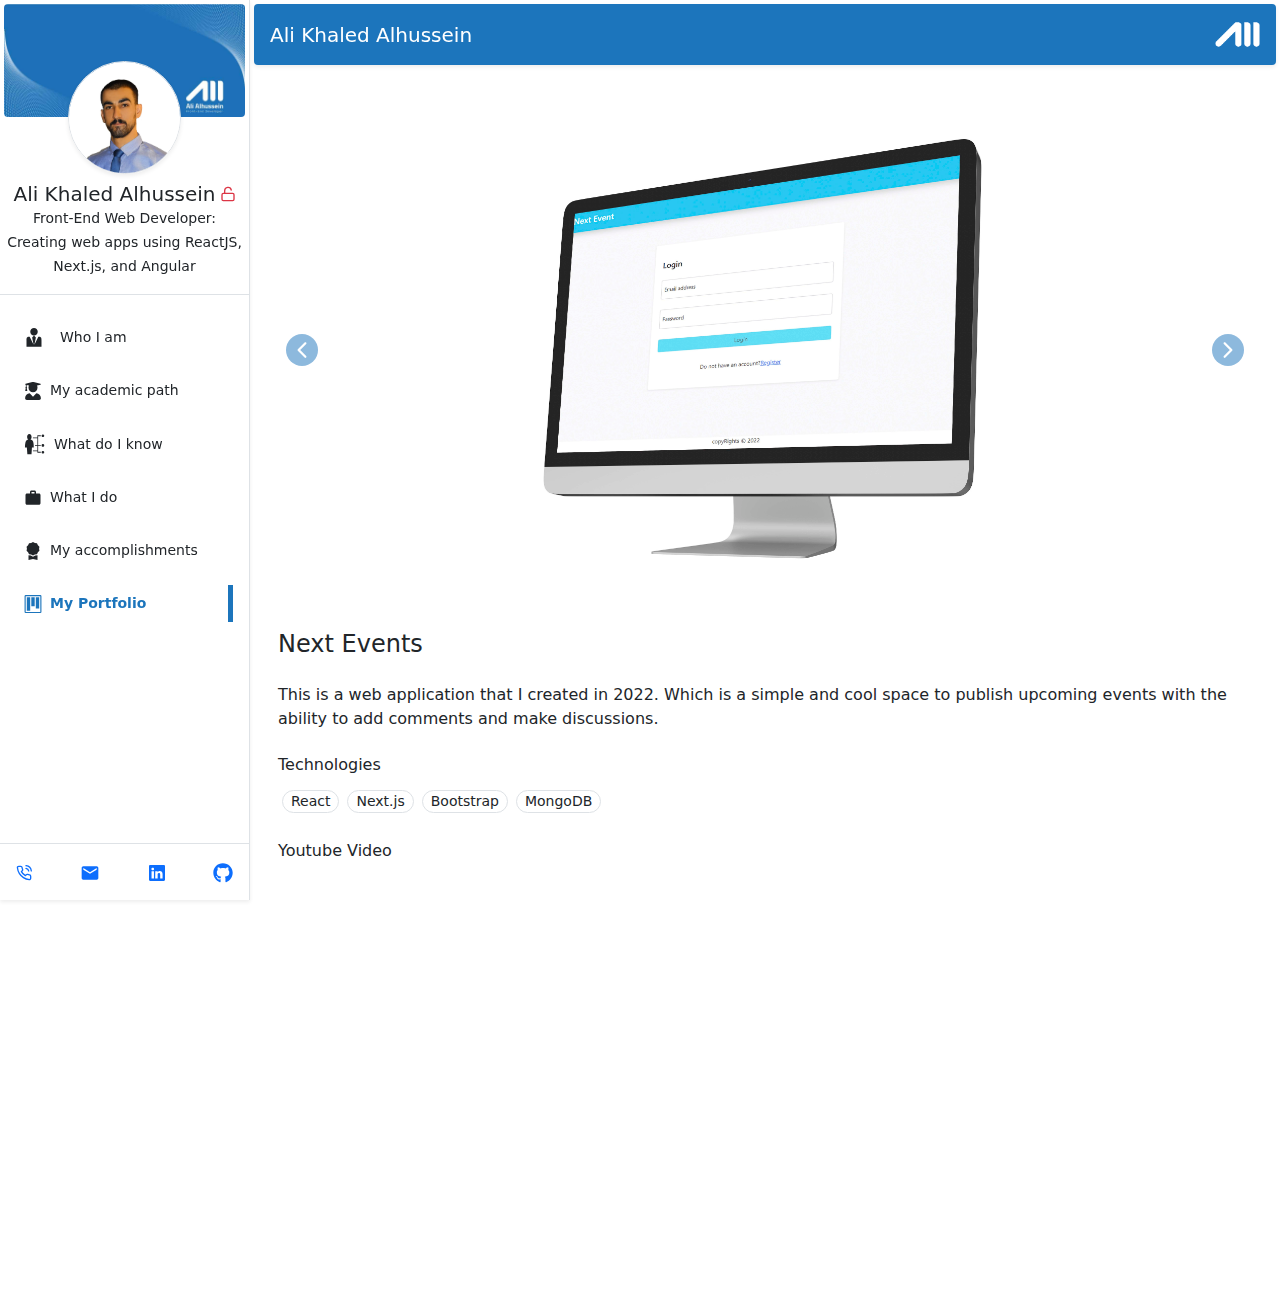
<file: portfolio/103.html>
<!DOCTYPE html><html><head><meta name="google-site-verification" content="hrNNT5pPaaMSzD8x5HZt7SAsZ1hmXIeKKn1LujI1lFc"/><meta charSet="utf-8"/><meta name="viewport" content="width=device-width, initial-scale=1.0"/><title>Ali Khaled Alhussein<!-- --> E-Portfolio<!-- --></title><meta name="description" content="Ali Khaled Alhussein E-Portfolio and Personal Website"/><link rel="icon" href="/images/favicon.png"/><meta property="og:url" content="https://alialhussein.ml"/><meta property="og:type" content="Portfolio"/><meta property="og:title" content="Ali Khaled Alhussein"/><meta property="og:description" content="Ali Khaled Alhussein Personal Website"/><meta property="og:image" content="/images/a.alhussein.webp"/><meta property="fb:app_id" content="969634500464448"/><meta name="next-head-count" content="12"/><link rel="preload" href="/_next/static/css/39aa9e8486916da2.css" as="style"/><link rel="stylesheet" href="/_next/static/css/39aa9e8486916da2.css" data-n-g=""/><noscript data-n-css=""></noscript><script defer="" nomodule="" src="/_next/static/chunks/polyfills-5cd94c89d3acac5f.js"></script><script src="/_next/static/chunks/webpack-80847e48d39754ca.js" defer=""></script><script src="/_next/static/chunks/framework-fc97f3f1282ce3ed.js" defer=""></script><script src="/_next/static/chunks/main-f4ae3437c92c1efc.js" defer=""></script><script src="/_next/static/chunks/pages/_app-9fbe2980ce676875.js" defer=""></script><script src="/_next/static/chunks/d7eeaac4-998415f8ff23d170.js" defer=""></script><script src="/_next/static/chunks/548-2bb5166c402c5bc3.js" defer=""></script><script src="/_next/static/chunks/pages/portfolio/%5BprojectId%5D-aabd87e05c0bea5f.js" defer=""></script><script src="/_next/static/tobWmZrGU4_QT_E0N9w4j/_buildManifest.js" defer=""></script><script src="/_next/static/tobWmZrGU4_QT_E0N9w4j/_ssgManifest.js" defer=""></script><script src="/_next/static/tobWmZrGU4_QT_E0N9w4j/_middlewareManifest.js" defer=""></script></head><body><div id="__next"><div id="main-content"><aside class="position-fixed top-0 start-0 d-none d-md-flex d-flex flex-column justify-content-between vh-100 border-end shadow-sm bg-white" style="width:250px;z-index:9999"><div class="text-center border-bottom"><div class="rounded m-1 mb-0" style="background:#1C75BC url(/images/panner.jpg);background-size:cover;height:113px"></div><div style="margin-top:-56px"><div><img src="/images/a.alhussein.webp" alt="profile-pic" class="img-fluid border shadow-sm rounded-circle" width="113px"/></div><div class="mt-2"><div class="d-flex align-items-center justify-content-center"><h5 class="mb-0 me-1">Ali Khaled Alhussein</h5><svg stroke="currentColor" fill="none" stroke-width="2" viewBox="0 0 24 24" stroke-linecap="round" stroke-linejoin="round" class="text-danger" role="button" height="1em" width="1em" xmlns="http://www.w3.org/2000/svg"><title>open to work</title><rect x="3" y="11" width="18" height="11" rx="2" ry="2"></rect><path d="M7 11V7a5 5 0 0 1 9.9-1"></path></svg></div><p class="px-1"><small>Front-End Web Developer: Creating web apps using ReactJS, Next.js, and Angular</small></p></div></div></div><div class="h-100 overflow-auto px-3 py-4"><span role="button" class="false d-flex align-items-center p-2 text-decoration-none w-100 mb-3" href="/"><svg stroke="currentColor" fill="currentColor" stroke-width="0" version="1.1" viewBox="0 0 16 16" font-size="20" height="1em" width="1em" xmlns="http://www.w3.org/2000/svg"><path d="M5 3c0-1.657 1.343-3 3-3s3 1.343 3 3c0 1.657-1.343 3-3 3s-3-1.343-3-3zM12.001 7h-0.553l-3.111 6.316 1.163-5.816-1.5-1.5-1.5 1.5 1.163 5.816-3.111-6.316h-0.554c-1.999 0-1.999 1.344-1.999 3v5h12v-5c0-1.656 0-3-1.999-3z"></path></svg><small class="ms-3">Who I am</small></span><span role="button" class="false d-flex align-items-center p-2 text-decoration-none w-100 mb-3" href="/education"><svg stroke="currentColor" fill="currentColor" stroke-width="0" viewBox="0 0 448 512" font-size="18" height="1em" width="1em" xmlns="http://www.w3.org/2000/svg"><path d="M319.4 320.6L224 416l-95.4-95.4C57.1 323.7 0 382.2 0 454.4v9.6c0 26.5 21.5 48 48 48h352c26.5 0 48-21.5 48-48v-9.6c0-72.2-57.1-130.7-128.6-133.8zM13.6 79.8l6.4 1.5v58.4c-7 4.2-12 11.5-12 20.3 0 8.4 4.6 15.4 11.1 19.7L3.5 242c-1.7 6.9 2.1 14 7.6 14h41.8c5.5 0 9.3-7.1 7.6-14l-15.6-62.3C51.4 175.4 56 168.4 56 160c0-8.8-5-16.1-12-20.3V87.1l66 15.9c-8.6 17.2-14 36.4-14 57 0 70.7 57.3 128 128 128s128-57.3 128-128c0-20.6-5.3-39.8-14-57l96.3-23.2c18.2-4.4 18.2-27.1 0-31.5l-190.4-46c-13-3.1-26.7-3.1-39.7 0L13.6 48.2c-18.1 4.4-18.1 27.2 0 31.6z"></path></svg><small class="ms-2">My academic path</small></span><span role="button" class="false d-flex align-items-center p-2 text-decoration-none w-100 mb-3" href="/skills"><svg stroke="currentColor" fill="currentColor" stroke-width="0" viewBox="0 0 512 512" font-size="22" height="1em" width="1em" xmlns="http://www.w3.org/2000/svg"><path d="M119.1 25v.1c-25 3.2-47.1 32-47.1 68.8 0 20.4 7.1 38.4 17.5 50.9L99.7 157 84 159.9c-13.7 2.6-23.8 9.9-32.2 21.5-8.5 11.5-14.9 27.5-19.4 45.8-8.2 33.6-9.9 74.7-10.1 110.5h44l11.9 158.4h96.3L185 337.7h41.9c0-36.2-.3-77.8-7.8-111.7-4-18.5-10.2-34.4-18.7-45.9-8.6-11.4-19.2-18.7-34.5-21l-16-2.5L160 144c10-12.5 16.7-30.2 16.7-50.1 0-39.2-24.8-68.8-52.4-68.8-2.9 0-4.7-.1-5.2-.1zM440 33c-17.2 0-31 13.77-31 31s13.8 31 31 31 31-13.77 31-31-13.8-31-31-31zM311 55v48H208v18h103v158h-55v18h55v110H208v18h103v32h80.8c-.5-2.9-.8-5.9-.8-9 0-3.1.3-6.1.8-9H329V297h62.8c-.5-2.9-.8-5.9-.8-9 0-3.1.3-6.1.8-9H329V73h62.8c-.5-2.92-.8-5.93-.8-9 0-3.07.3-6.08.8-9H311zm129 202c-17.2 0-31 13.8-31 31s13.8 31 31 31 31-13.8 31-31-13.8-31-31-31zm0 160c-17.2 0-31 13.8-31 31s13.8 31 31 31 31-13.8 31-31-13.8-31-31-31z"></path></svg><small class="ms-2">What do I know</small></span><span role="button" class="false d-flex align-items-center p-2 text-decoration-none w-100 mb-3" href="/experience"><svg stroke="currentColor" fill="currentColor" stroke-width="0" viewBox="0 0 24 24" font-size="18" height="1em" width="1em" xmlns="http://www.w3.org/2000/svg"><path fill="none" d="M0 0h24v24H0z"></path><path d="M20 6h-4V4c0-1.11-.89-2-2-2h-4c-1.11 0-2 .89-2 2v2H4c-1.11 0-1.99.89-1.99 2L2 19c0 1.11.89 2 2 2h16c1.11 0 2-.89 2-2V8c0-1.11-.89-2-2-2zm-6 0h-4V4h4v2z"></path></svg><small class="ms-2">What I do</small></span><span role="button" class="false d-flex align-items-center p-2 text-decoration-none w-100 mb-3" href="/accomplishments"><svg stroke="currentColor" fill="currentColor" stroke-width="0" viewBox="0 0 16 16" font-size="18" height="1em" width="1em" xmlns="http://www.w3.org/2000/svg"><path d="m8 0 1.669.864 1.858.282.842 1.68 1.337 1.32L13.4 6l.306 1.854-1.337 1.32-.842 1.68-1.858.282L8 12l-1.669-.864-1.858-.282-.842-1.68-1.337-1.32L2.6 6l-.306-1.854 1.337-1.32.842-1.68L6.331.864 8 0z"></path><path d="M4 11.794V16l4-1 4 1v-4.206l-2.018.306L8 13.126 6.018 12.1 4 11.794z"></path></svg><small class="ms-2">My accomplishments</small></span><span role="button" class="false d-flex align-items-center p-2 text-decoration-none w-100" href="/portfolio"><svg stroke="currentColor" fill="currentColor" stroke-width="0" viewBox="0 0 15 16" font-size="18" height="1em" width="1em" xmlns="http://www.w3.org/2000/svg"><path fill-rule="evenodd" d="M10 12h3V2h-3v10zm-4-2h3V2H6v8zm-4 4h3V2H2v12zm-1 1h13V1H1v14zM14 0H1a1 1 0 0 0-1 1v14a1 1 0 0 0 1 1h13a1 1 0 0 0 1-1V1a1 1 0 0 0-1-1z"></path></svg><small class="ms-2">My Portfolio</small></span></div><div class="border-top p-3 d-flex align-items-center justify-content-between"><a href="tel:+963991570653"><svg stroke="currentColor" fill="none" stroke-width="2" viewBox="0 0 24 24" stroke-linecap="round" stroke-linejoin="round" height="1em" width="1em" xmlns="http://www.w3.org/2000/svg"><path d="M15.05 5A5 5 0 0 1 19 8.95M15.05 1A9 9 0 0 1 23 8.94m-1 7.98v3a2 2 0 0 1-2.18 2 19.79 19.79 0 0 1-8.63-3.07 19.5 19.5 0 0 1-6-6 19.79 19.79 0 0 1-3.07-8.67A2 2 0 0 1 4.11 2h3a2 2 0 0 1 2 1.72 12.84 12.84 0 0 0 .7 2.81 2 2 0 0 1-.45 2.11L8.09 9.91a16 16 0 0 0 6 6l1.27-1.27a2 2 0 0 1 2.11-.45 12.84 12.84 0 0 0 2.81.7A2 2 0 0 1 22 16.92z"></path></svg></a><a href="mailto:a.alhussein33@gmail.com"><svg stroke="currentColor" fill="currentColor" stroke-width="0" viewBox="0 0 24 24" font-size="20" height="1em" width="1em" xmlns="http://www.w3.org/2000/svg"><path fill="none" d="M0 0h24v24H0z"></path><path d="M20 4H4c-1.1 0-1.99.9-1.99 2L2 18c0 1.1.9 2 2 2h16c1.1 0 2-.9 2-2V6c0-1.1-.9-2-2-2zm0 4l-8 5-8-5V6l8 5 8-5v2z"></path></svg></a><a href="https://www.linkedin.com/in/ali-alhussein" target="_blank" rel="noreferrer"><svg stroke="currentColor" fill="currentColor" stroke-width="0" viewBox="0 0 16 16" height="1em" width="1em" xmlns="http://www.w3.org/2000/svg"><path d="M0 1.146C0 .513.526 0 1.175 0h13.65C15.474 0 16 .513 16 1.146v13.708c0 .633-.526 1.146-1.175 1.146H1.175C.526 16 0 15.487 0 14.854V1.146zm4.943 12.248V6.169H2.542v7.225h2.401zm-1.2-8.212c.837 0 1.358-.554 1.358-1.248-.015-.709-.52-1.248-1.342-1.248-.822 0-1.359.54-1.359 1.248 0 .694.521 1.248 1.327 1.248h.016zm4.908 8.212V9.359c0-.216.016-.432.08-.586.173-.431.568-.878 1.232-.878.869 0 1.216.662 1.216 1.634v3.865h2.401V9.25c0-2.22-1.184-3.252-2.764-3.252-1.274 0-1.845.7-2.165 1.193v.025h-.016a5.54 5.54 0 0 1 .016-.025V6.169h-2.4c.03.678 0 7.225 0 7.225h2.4z"></path></svg></a><a href="https://github.com/3li7u" target="_blank" rel="noreferrer"><svg stroke="currentColor" fill="currentColor" stroke-width="0" viewBox="0 0 496 512" font-size="20" height="1em" width="1em" xmlns="http://www.w3.org/2000/svg"><path d="M165.9 397.4c0 2-2.3 3.6-5.2 3.6-3.3.3-5.6-1.3-5.6-3.6 0-2 2.3-3.6 5.2-3.6 3-.3 5.6 1.3 5.6 3.6zm-31.1-4.5c-.7 2 1.3 4.3 4.3 4.9 2.6 1 5.6 0 6.2-2s-1.3-4.3-4.3-5.2c-2.6-.7-5.5.3-6.2 2.3zm44.2-1.7c-2.9.7-4.9 2.6-4.6 4.9.3 2 2.9 3.3 5.9 2.6 2.9-.7 4.9-2.6 4.6-4.6-.3-1.9-3-3.2-5.9-2.9zM244.8 8C106.1 8 0 113.3 0 252c0 110.9 69.8 205.8 169.5 239.2 12.8 2.3 17.3-5.6 17.3-12.1 0-6.2-.3-40.4-.3-61.4 0 0-70 15-84.7-29.8 0 0-11.4-29.1-27.8-36.6 0 0-22.9-15.7 1.6-15.4 0 0 24.9 2 38.6 25.8 21.9 38.6 58.6 27.5 72.9 20.9 2.3-16 8.8-27.1 16-33.7-55.9-6.2-112.3-14.3-112.3-110.5 0-27.5 7.6-41.3 23.6-58.9-2.6-6.5-11.1-33.3 2.6-67.9 20.9-6.5 69 27 69 27 20-5.6 41.5-8.5 62.8-8.5s42.8 2.9 62.8 8.5c0 0 48.1-33.6 69-27 13.7 34.7 5.2 61.4 2.6 67.9 16 17.7 25.8 31.5 25.8 58.9 0 96.5-58.9 104.2-114.8 110.5 9.2 7.9 17 22.9 17 46.4 0 33.7-.3 75.4-.3 83.6 0 6.5 4.6 14.4 17.3 12.1C428.2 457.8 496 362.9 496 252 496 113.3 383.5 8 244.8 8zM97.2 352.9c-1.3 1-1 3.3.7 5.2 1.6 1.6 3.9 2.3 5.2 1 1.3-1 1-3.3-.7-5.2-1.6-1.6-3.9-2.3-5.2-1zm-10.8-8.1c-.7 1.3.3 2.9 2.3 3.9 1.6 1 3.6.7 4.3-.7.7-1.3-.3-2.9-2.3-3.9-2-.6-3.6-.3-4.3.7zm32.4 35.6c-1.6 1.3-1 4.3 1.3 6.2 2.3 2.3 5.2 2.6 6.5 1 1.3-1.3.7-4.3-1.3-6.2-2.2-2.3-5.2-2.6-6.5-1zm-11.4-14.7c-1.6 1-1.6 3.6 0 5.9 1.6 2.3 4.3 3.3 5.6 2.3 1.6-1.3 1.6-3.9 0-6.2-1.4-2.3-4-3.3-5.6-2z"></path></svg></a></div></aside><main class="ps-md-250" style="margin-top:70px"><header class="fixed-top ps-md-250"><div class="d-flex align-items-center justify-content-between shadow-sm bg-blue text-white rounded py-2 px-3 m-1"><svg stroke="currentColor" fill="currentColor" stroke-width="0" viewBox="0 0 448 512" class="d-md-none me-2" role="button" height="1em" width="1em" xmlns="http://www.w3.org/2000/svg"><path d="M16 132h416c8.837 0 16-7.163 16-16V76c0-8.837-7.163-16-16-16H16C7.163 60 0 67.163 0 76v40c0 8.837 7.163 16 16 16zm0 160h416c8.837 0 16-7.163 16-16v-40c0-8.837-7.163-16-16-16H16c-8.837 0-16 7.163-16 16v40c0 8.837 7.163 16 16 16zm0 160h416c8.837 0 16-7.163 16-16v-40c0-8.837-7.163-16-16-16H16c-8.837 0-16 7.163-16 16v40c0 8.837 7.163 16 16 16z"></path></svg><h5 role="button" class="mb-0">Ali Khaled Alhussein</h5><img src="/images/favicon.png" alt="profile-pic" class="img-fluid" width="45"/></div></header><main class="px-sm-3"><section class="py-4"><div class="container"><div class="slick-slider slick-initialized" dir="ltr"><span style="z-index:1" role="button" class="ms-2 position-absolute top-50 start-0 translate-middle-y text-white bg-blue d-flex align-items-center justify-content-center rounded-circle p-1 opacity-50"><svg stroke="currentColor" fill="currentColor" stroke-width="0" viewBox="0 0 512 512" font-size="24" height="1em" width="1em" xmlns="http://www.w3.org/2000/svg"><path d="M217.9 256L345 129c9.4-9.4 9.4-24.6 0-33.9-9.4-9.4-24.6-9.3-34 0L167 239c-9.1 9.1-9.3 23.7-.7 33.1L310.9 417c4.7 4.7 10.9 7 17 7s12.3-2.3 17-7c9.4-9.4 9.4-24.6 0-33.9L217.9 256z"></path></svg></span><div class="slick-list"><div class="slick-track" style="width:900%;left:-100%"><div data-index="0" class="slick-slide slick-active slick-current" tabindex="-1" aria-hidden="false" style="outline:none;width:11.11111111111111%;position:relative;left:0;opacity:1;transition:opacity 1000ms linear, visibility 1000ms linear"><div><div class="text-center" tabindex="-1" style="width:100%;display:inline-block"><img src="/images/portfolio/103/nexts-01.webp" alt="project-pic" class="img-fluid m-auto" style="width:65%"/></div></div></div><div data-index="1" class="slick-slide" tabindex="-1" aria-hidden="true" style="outline:none;width:11.11111111111111%;position:relative;left:-11px;opacity:0;transition:opacity 1000ms linear, visibility 1000ms linear"><div><div class="text-center" tabindex="-1" style="width:100%;display:inline-block"><img src="/images/portfolio/103/nexts-02.webp" alt="project-pic" class="img-fluid m-auto" style="width:65%"/></div></div></div><div data-index="2" class="slick-slide" tabindex="-1" aria-hidden="true" style="outline:none;width:11.11111111111111%;position:relative;left:-22px;opacity:0;transition:opacity 1000ms linear, visibility 1000ms linear"><div><div class="text-center" tabindex="-1" style="width:100%;display:inline-block"><img src="/images/portfolio/103/nexts-03.webp" alt="project-pic" class="img-fluid m-auto" style="width:65%"/></div></div></div><div data-index="3" class="slick-slide" tabindex="-1" aria-hidden="true" style="outline:none;width:11.11111111111111%;position:relative;left:-33px;opacity:0;transition:opacity 1000ms linear, visibility 1000ms linear"><div><div class="text-center" tabindex="-1" style="width:100%;display:inline-block"><img src="/images/portfolio/103/nexts-04.webp" alt="project-pic" class="img-fluid m-auto" style="width:65%"/></div></div></div></div></div><span role="button" class="me-2 position-absolute top-50 end-0 translate-middle-y text-white bg-blue d-flex align-items-center justify-content-center rounded-circle p-1 opacity-50"><svg stroke="currentColor" fill="currentColor" stroke-width="0" viewBox="0 0 512 512" font-size="24" height="1em" width="1em" xmlns="http://www.w3.org/2000/svg"><path d="M294.1 256L167 129c-9.4-9.4-9.4-24.6 0-33.9s24.6-9.3 34 0L345 239c9.1 9.1 9.3 23.7.7 33.1L201.1 417c-4.7 4.7-10.9 7-17 7s-12.3-2.3-17-7c-9.4-9.4-9.4-24.6 0-33.9l127-127.1z"></path></svg></span></div><div class="mt-4 d-flex flex-wrap justify-content-between align-items-center"><h4 class="mb-0 me-3">Next Events</h4><div class="mt-1 mt-sm-0"></div></div><div class="mt-4"><p>This is a web application that I created in 2022. Which is a simple and cool space to publish upcoming events with the ability to add comments and make discussions.</p></div><div class="mt-4"><h6>Technologies</h6><div class="mt-3 d-flex flex-wrap"><small class="mx-1 mb-1 border px-2 rounded-pill">React</small><small class="mx-1 mb-1 border px-2 rounded-pill">Next.js</small><small class="mx-1 mb-1 border px-2 rounded-pill">Bootstrap</small><small class="mx-1 mb-1 border px-2 rounded-pill">MongoDB</small></div></div><div class="mt-4"><h6>Youtube Video</h6><iframe class="h-youtube rounded mt-3" width="100%" src="https://www.youtube.com/embed/s8hYWiwBJeE" frameBorder="0" allow="accelerometer; autoplay; clipboard-write; encrypted-media; gyroscope; picture-in-picture" allowfullscreen=""></iframe></div></div></section></main></main></div></div><script id="__NEXT_DATA__" type="application/json">{"props":{"pageProps":{"project":{"id":"103","name":"Next Events","caption":"This is a web application that I created in 2022 for publishing events.","description":"This is a web application that I created in 2022. Which is a simple and cool space to publish upcoming events with the ability to add comments and make discussions.","technologies":["React","Next.js","Bootstrap","MongoDB"],"startDate":"9/9/2021","endDate":"","featureImage":"/images/portfolio/103/nexts-mockup.webp","images":["/images/portfolio/103/nexts-01.webp","/images/portfolio/103/nexts-02.webp","/images/portfolio/103/nexts-03.webp","/images/portfolio/103/nexts-04.webp"],"links":{"youtube":"https://www.youtube.com/embed/s8hYWiwBJeE","github":"","preview":""}}},"__N_SSG":true},"page":"/portfolio/[projectId]","query":{"projectId":"103"},"buildId":"tobWmZrGU4_QT_E0N9w4j","isFallback":false,"gsp":true,"scriptLoader":[]}</script></body></html>
</file>
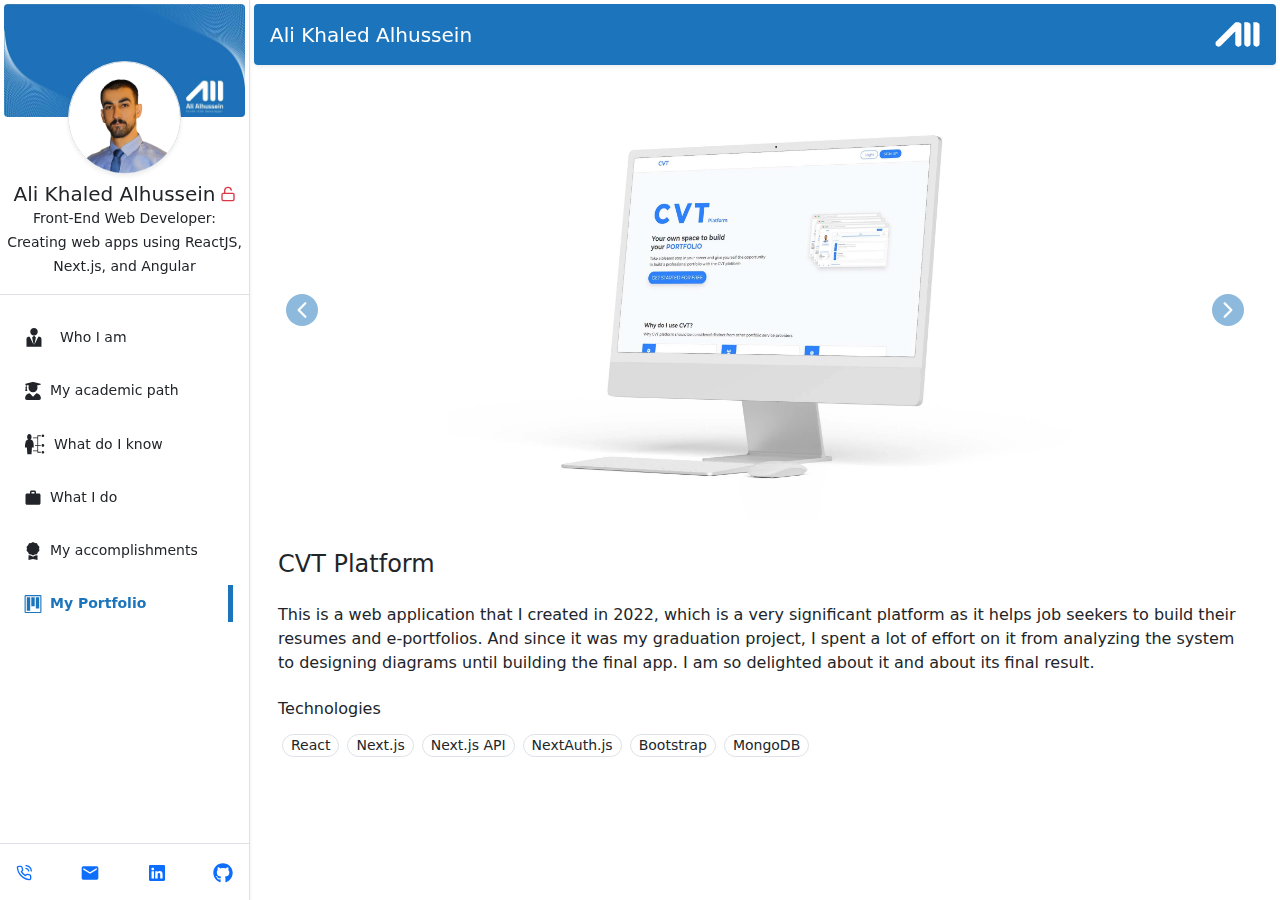
<file: portfolio/104.html>
<!DOCTYPE html><html><head><meta name="google-site-verification" content="hrNNT5pPaaMSzD8x5HZt7SAsZ1hmXIeKKn1LujI1lFc"/><meta charSet="utf-8"/><meta name="viewport" content="width=device-width, initial-scale=1.0"/><title>Ali Khaled Alhussein<!-- --> E-Portfolio<!-- --></title><meta name="description" content="Ali Khaled Alhussein E-Portfolio and Personal Website"/><link rel="icon" href="/images/favicon.png"/><meta property="og:url" content="https://alialhussein.ml"/><meta property="og:type" content="Portfolio"/><meta property="og:title" content="Ali Khaled Alhussein"/><meta property="og:description" content="Ali Khaled Alhussein Personal Website"/><meta property="og:image" content="/images/a.alhussein.webp"/><meta property="fb:app_id" content="969634500464448"/><meta name="next-head-count" content="12"/><link rel="preload" href="/_next/static/css/39aa9e8486916da2.css" as="style"/><link rel="stylesheet" href="/_next/static/css/39aa9e8486916da2.css" data-n-g=""/><noscript data-n-css=""></noscript><script defer="" nomodule="" src="/_next/static/chunks/polyfills-5cd94c89d3acac5f.js"></script><script src="/_next/static/chunks/webpack-80847e48d39754ca.js" defer=""></script><script src="/_next/static/chunks/framework-fc97f3f1282ce3ed.js" defer=""></script><script src="/_next/static/chunks/main-f4ae3437c92c1efc.js" defer=""></script><script src="/_next/static/chunks/pages/_app-9fbe2980ce676875.js" defer=""></script><script src="/_next/static/chunks/d7eeaac4-998415f8ff23d170.js" defer=""></script><script src="/_next/static/chunks/548-2bb5166c402c5bc3.js" defer=""></script><script src="/_next/static/chunks/pages/portfolio/%5BprojectId%5D-aabd87e05c0bea5f.js" defer=""></script><script src="/_next/static/tobWmZrGU4_QT_E0N9w4j/_buildManifest.js" defer=""></script><script src="/_next/static/tobWmZrGU4_QT_E0N9w4j/_ssgManifest.js" defer=""></script><script src="/_next/static/tobWmZrGU4_QT_E0N9w4j/_middlewareManifest.js" defer=""></script></head><body><div id="__next"><div id="main-content"><aside class="position-fixed top-0 start-0 d-none d-md-flex d-flex flex-column justify-content-between vh-100 border-end shadow-sm bg-white" style="width:250px;z-index:9999"><div class="text-center border-bottom"><div class="rounded m-1 mb-0" style="background:#1C75BC url(/images/panner.jpg);background-size:cover;height:113px"></div><div style="margin-top:-56px"><div><img src="/images/a.alhussein.webp" alt="profile-pic" class="img-fluid border shadow-sm rounded-circle" width="113px"/></div><div class="mt-2"><div class="d-flex align-items-center justify-content-center"><h5 class="mb-0 me-1">Ali Khaled Alhussein</h5><svg stroke="currentColor" fill="none" stroke-width="2" viewBox="0 0 24 24" stroke-linecap="round" stroke-linejoin="round" class="text-danger" role="button" height="1em" width="1em" xmlns="http://www.w3.org/2000/svg"><title>open to work</title><rect x="3" y="11" width="18" height="11" rx="2" ry="2"></rect><path d="M7 11V7a5 5 0 0 1 9.9-1"></path></svg></div><p class="px-1"><small>Front-End Web Developer: Creating web apps using ReactJS, Next.js, and Angular</small></p></div></div></div><div class="h-100 overflow-auto px-3 py-4"><span role="button" class="false d-flex align-items-center p-2 text-decoration-none w-100 mb-3" href="/"><svg stroke="currentColor" fill="currentColor" stroke-width="0" version="1.1" viewBox="0 0 16 16" font-size="20" height="1em" width="1em" xmlns="http://www.w3.org/2000/svg"><path d="M5 3c0-1.657 1.343-3 3-3s3 1.343 3 3c0 1.657-1.343 3-3 3s-3-1.343-3-3zM12.001 7h-0.553l-3.111 6.316 1.163-5.816-1.5-1.5-1.5 1.5 1.163 5.816-3.111-6.316h-0.554c-1.999 0-1.999 1.344-1.999 3v5h12v-5c0-1.656 0-3-1.999-3z"></path></svg><small class="ms-3">Who I am</small></span><span role="button" class="false d-flex align-items-center p-2 text-decoration-none w-100 mb-3" href="/education"><svg stroke="currentColor" fill="currentColor" stroke-width="0" viewBox="0 0 448 512" font-size="18" height="1em" width="1em" xmlns="http://www.w3.org/2000/svg"><path d="M319.4 320.6L224 416l-95.4-95.4C57.1 323.7 0 382.2 0 454.4v9.6c0 26.5 21.5 48 48 48h352c26.5 0 48-21.5 48-48v-9.6c0-72.2-57.1-130.7-128.6-133.8zM13.6 79.8l6.4 1.5v58.4c-7 4.2-12 11.5-12 20.3 0 8.4 4.6 15.4 11.1 19.7L3.5 242c-1.7 6.9 2.1 14 7.6 14h41.8c5.5 0 9.3-7.1 7.6-14l-15.6-62.3C51.4 175.4 56 168.4 56 160c0-8.8-5-16.1-12-20.3V87.1l66 15.9c-8.6 17.2-14 36.4-14 57 0 70.7 57.3 128 128 128s128-57.3 128-128c0-20.6-5.3-39.8-14-57l96.3-23.2c18.2-4.4 18.2-27.1 0-31.5l-190.4-46c-13-3.1-26.7-3.1-39.7 0L13.6 48.2c-18.1 4.4-18.1 27.2 0 31.6z"></path></svg><small class="ms-2">My academic path</small></span><span role="button" class="false d-flex align-items-center p-2 text-decoration-none w-100 mb-3" href="/skills"><svg stroke="currentColor" fill="currentColor" stroke-width="0" viewBox="0 0 512 512" font-size="22" height="1em" width="1em" xmlns="http://www.w3.org/2000/svg"><path d="M119.1 25v.1c-25 3.2-47.1 32-47.1 68.8 0 20.4 7.1 38.4 17.5 50.9L99.7 157 84 159.9c-13.7 2.6-23.8 9.9-32.2 21.5-8.5 11.5-14.9 27.5-19.4 45.8-8.2 33.6-9.9 74.7-10.1 110.5h44l11.9 158.4h96.3L185 337.7h41.9c0-36.2-.3-77.8-7.8-111.7-4-18.5-10.2-34.4-18.7-45.9-8.6-11.4-19.2-18.7-34.5-21l-16-2.5L160 144c10-12.5 16.7-30.2 16.7-50.1 0-39.2-24.8-68.8-52.4-68.8-2.9 0-4.7-.1-5.2-.1zM440 33c-17.2 0-31 13.77-31 31s13.8 31 31 31 31-13.77 31-31-13.8-31-31-31zM311 55v48H208v18h103v158h-55v18h55v110H208v18h103v32h80.8c-.5-2.9-.8-5.9-.8-9 0-3.1.3-6.1.8-9H329V297h62.8c-.5-2.9-.8-5.9-.8-9 0-3.1.3-6.1.8-9H329V73h62.8c-.5-2.92-.8-5.93-.8-9 0-3.07.3-6.08.8-9H311zm129 202c-17.2 0-31 13.8-31 31s13.8 31 31 31 31-13.8 31-31-13.8-31-31-31zm0 160c-17.2 0-31 13.8-31 31s13.8 31 31 31 31-13.8 31-31-13.8-31-31-31z"></path></svg><small class="ms-2">What do I know</small></span><span role="button" class="false d-flex align-items-center p-2 text-decoration-none w-100 mb-3" href="/experience"><svg stroke="currentColor" fill="currentColor" stroke-width="0" viewBox="0 0 24 24" font-size="18" height="1em" width="1em" xmlns="http://www.w3.org/2000/svg"><path fill="none" d="M0 0h24v24H0z"></path><path d="M20 6h-4V4c0-1.11-.89-2-2-2h-4c-1.11 0-2 .89-2 2v2H4c-1.11 0-1.99.89-1.99 2L2 19c0 1.11.89 2 2 2h16c1.11 0 2-.89 2-2V8c0-1.11-.89-2-2-2zm-6 0h-4V4h4v2z"></path></svg><small class="ms-2">What I do</small></span><span role="button" class="false d-flex align-items-center p-2 text-decoration-none w-100 mb-3" href="/accomplishments"><svg stroke="currentColor" fill="currentColor" stroke-width="0" viewBox="0 0 16 16" font-size="18" height="1em" width="1em" xmlns="http://www.w3.org/2000/svg"><path d="m8 0 1.669.864 1.858.282.842 1.68 1.337 1.32L13.4 6l.306 1.854-1.337 1.32-.842 1.68-1.858.282L8 12l-1.669-.864-1.858-.282-.842-1.68-1.337-1.32L2.6 6l-.306-1.854 1.337-1.32.842-1.68L6.331.864 8 0z"></path><path d="M4 11.794V16l4-1 4 1v-4.206l-2.018.306L8 13.126 6.018 12.1 4 11.794z"></path></svg><small class="ms-2">My accomplishments</small></span><span role="button" class="false d-flex align-items-center p-2 text-decoration-none w-100" href="/portfolio"><svg stroke="currentColor" fill="currentColor" stroke-width="0" viewBox="0 0 15 16" font-size="18" height="1em" width="1em" xmlns="http://www.w3.org/2000/svg"><path fill-rule="evenodd" d="M10 12h3V2h-3v10zm-4-2h3V2H6v8zm-4 4h3V2H2v12zm-1 1h13V1H1v14zM14 0H1a1 1 0 0 0-1 1v14a1 1 0 0 0 1 1h13a1 1 0 0 0 1-1V1a1 1 0 0 0-1-1z"></path></svg><small class="ms-2">My Portfolio</small></span></div><div class="border-top p-3 d-flex align-items-center justify-content-between"><a href="tel:+963991570653"><svg stroke="currentColor" fill="none" stroke-width="2" viewBox="0 0 24 24" stroke-linecap="round" stroke-linejoin="round" height="1em" width="1em" xmlns="http://www.w3.org/2000/svg"><path d="M15.05 5A5 5 0 0 1 19 8.95M15.05 1A9 9 0 0 1 23 8.94m-1 7.98v3a2 2 0 0 1-2.18 2 19.79 19.79 0 0 1-8.63-3.07 19.5 19.5 0 0 1-6-6 19.79 19.79 0 0 1-3.07-8.67A2 2 0 0 1 4.11 2h3a2 2 0 0 1 2 1.72 12.84 12.84 0 0 0 .7 2.81 2 2 0 0 1-.45 2.11L8.09 9.91a16 16 0 0 0 6 6l1.27-1.27a2 2 0 0 1 2.11-.45 12.84 12.84 0 0 0 2.81.7A2 2 0 0 1 22 16.92z"></path></svg></a><a href="mailto:a.alhussein33@gmail.com"><svg stroke="currentColor" fill="currentColor" stroke-width="0" viewBox="0 0 24 24" font-size="20" height="1em" width="1em" xmlns="http://www.w3.org/2000/svg"><path fill="none" d="M0 0h24v24H0z"></path><path d="M20 4H4c-1.1 0-1.99.9-1.99 2L2 18c0 1.1.9 2 2 2h16c1.1 0 2-.9 2-2V6c0-1.1-.9-2-2-2zm0 4l-8 5-8-5V6l8 5 8-5v2z"></path></svg></a><a href="https://www.linkedin.com/in/ali-alhussein" target="_blank" rel="noreferrer"><svg stroke="currentColor" fill="currentColor" stroke-width="0" viewBox="0 0 16 16" height="1em" width="1em" xmlns="http://www.w3.org/2000/svg"><path d="M0 1.146C0 .513.526 0 1.175 0h13.65C15.474 0 16 .513 16 1.146v13.708c0 .633-.526 1.146-1.175 1.146H1.175C.526 16 0 15.487 0 14.854V1.146zm4.943 12.248V6.169H2.542v7.225h2.401zm-1.2-8.212c.837 0 1.358-.554 1.358-1.248-.015-.709-.52-1.248-1.342-1.248-.822 0-1.359.54-1.359 1.248 0 .694.521 1.248 1.327 1.248h.016zm4.908 8.212V9.359c0-.216.016-.432.08-.586.173-.431.568-.878 1.232-.878.869 0 1.216.662 1.216 1.634v3.865h2.401V9.25c0-2.22-1.184-3.252-2.764-3.252-1.274 0-1.845.7-2.165 1.193v.025h-.016a5.54 5.54 0 0 1 .016-.025V6.169h-2.4c.03.678 0 7.225 0 7.225h2.4z"></path></svg></a><a href="https://github.com/3li7u" target="_blank" rel="noreferrer"><svg stroke="currentColor" fill="currentColor" stroke-width="0" viewBox="0 0 496 512" font-size="20" height="1em" width="1em" xmlns="http://www.w3.org/2000/svg"><path d="M165.9 397.4c0 2-2.3 3.6-5.2 3.6-3.3.3-5.6-1.3-5.6-3.6 0-2 2.3-3.6 5.2-3.6 3-.3 5.6 1.3 5.6 3.6zm-31.1-4.5c-.7 2 1.3 4.3 4.3 4.9 2.6 1 5.6 0 6.2-2s-1.3-4.3-4.3-5.2c-2.6-.7-5.5.3-6.2 2.3zm44.2-1.7c-2.9.7-4.9 2.6-4.6 4.9.3 2 2.9 3.3 5.9 2.6 2.9-.7 4.9-2.6 4.6-4.6-.3-1.9-3-3.2-5.9-2.9zM244.8 8C106.1 8 0 113.3 0 252c0 110.9 69.8 205.8 169.5 239.2 12.8 2.3 17.3-5.6 17.3-12.1 0-6.2-.3-40.4-.3-61.4 0 0-70 15-84.7-29.8 0 0-11.4-29.1-27.8-36.6 0 0-22.9-15.7 1.6-15.4 0 0 24.9 2 38.6 25.8 21.9 38.6 58.6 27.5 72.9 20.9 2.3-16 8.8-27.1 16-33.7-55.9-6.2-112.3-14.3-112.3-110.5 0-27.5 7.6-41.3 23.6-58.9-2.6-6.5-11.1-33.3 2.6-67.9 20.9-6.5 69 27 69 27 20-5.6 41.5-8.5 62.8-8.5s42.8 2.9 62.8 8.5c0 0 48.1-33.6 69-27 13.7 34.7 5.2 61.4 2.6 67.9 16 17.7 25.8 31.5 25.8 58.9 0 96.5-58.9 104.2-114.8 110.5 9.2 7.9 17 22.9 17 46.4 0 33.7-.3 75.4-.3 83.6 0 6.5 4.6 14.4 17.3 12.1C428.2 457.8 496 362.9 496 252 496 113.3 383.5 8 244.8 8zM97.2 352.9c-1.3 1-1 3.3.7 5.2 1.6 1.6 3.9 2.3 5.2 1 1.3-1 1-3.3-.7-5.2-1.6-1.6-3.9-2.3-5.2-1zm-10.8-8.1c-.7 1.3.3 2.9 2.3 3.9 1.6 1 3.6.7 4.3-.7.7-1.3-.3-2.9-2.3-3.9-2-.6-3.6-.3-4.3.7zm32.4 35.6c-1.6 1.3-1 4.3 1.3 6.2 2.3 2.3 5.2 2.6 6.5 1 1.3-1.3.7-4.3-1.3-6.2-2.2-2.3-5.2-2.6-6.5-1zm-11.4-14.7c-1.6 1-1.6 3.6 0 5.9 1.6 2.3 4.3 3.3 5.6 2.3 1.6-1.3 1.6-3.9 0-6.2-1.4-2.3-4-3.3-5.6-2z"></path></svg></a></div></aside><main class="ps-md-250" style="margin-top:70px"><header class="fixed-top ps-md-250"><div class="d-flex align-items-center justify-content-between shadow-sm bg-blue text-white rounded py-2 px-3 m-1"><svg stroke="currentColor" fill="currentColor" stroke-width="0" viewBox="0 0 448 512" class="d-md-none me-2" role="button" height="1em" width="1em" xmlns="http://www.w3.org/2000/svg"><path d="M16 132h416c8.837 0 16-7.163 16-16V76c0-8.837-7.163-16-16-16H16C7.163 60 0 67.163 0 76v40c0 8.837 7.163 16 16 16zm0 160h416c8.837 0 16-7.163 16-16v-40c0-8.837-7.163-16-16-16H16c-8.837 0-16 7.163-16 16v40c0 8.837 7.163 16 16 16zm0 160h416c8.837 0 16-7.163 16-16v-40c0-8.837-7.163-16-16-16H16c-8.837 0-16 7.163-16 16v40c0 8.837 7.163 16 16 16z"></path></svg><h5 role="button" class="mb-0">Ali Khaled Alhussein</h5><img src="/images/favicon.png" alt="profile-pic" class="img-fluid" width="45"/></div></header><main class="px-sm-3"><section class="py-4"><div class="container"><div class="slick-slider slick-initialized" dir="ltr"><span style="z-index:1" role="button" class="ms-2 position-absolute top-50 start-0 translate-middle-y text-white bg-blue d-flex align-items-center justify-content-center rounded-circle p-1 opacity-50"><svg stroke="currentColor" fill="currentColor" stroke-width="0" viewBox="0 0 512 512" font-size="24" height="1em" width="1em" xmlns="http://www.w3.org/2000/svg"><path d="M217.9 256L345 129c9.4-9.4 9.4-24.6 0-33.9-9.4-9.4-24.6-9.3-34 0L167 239c-9.1 9.1-9.3 23.7-.7 33.1L310.9 417c4.7 4.7 10.9 7 17 7s12.3-2.3 17-7c9.4-9.4 9.4-24.6 0-33.9L217.9 256z"></path></svg></span><div class="slick-list"><div class="slick-track" style="width:2100%;left:-100%"><div data-index="0" class="slick-slide slick-active slick-current" tabindex="-1" aria-hidden="false" style="outline:none;width:4.761904761904762%;position:relative;left:0;opacity:1;transition:opacity 1000ms linear, visibility 1000ms linear"><div><div class="text-center" tabindex="-1" style="width:100%;display:inline-block"><img src="/images/portfolio/104/cvt-01.webp" alt="project-pic" class="img-fluid m-auto" style="width:65%"/></div></div></div><div data-index="1" class="slick-slide" tabindex="-1" aria-hidden="true" style="outline:none;width:4.761904761904762%;position:relative;left:-4px;opacity:0;transition:opacity 1000ms linear, visibility 1000ms linear"><div><div class="text-center" tabindex="-1" style="width:100%;display:inline-block"><img src="/images/portfolio/104/cvt-02.webp" alt="project-pic" class="img-fluid m-auto" style="width:65%"/></div></div></div><div data-index="2" class="slick-slide" tabindex="-1" aria-hidden="true" style="outline:none;width:4.761904761904762%;position:relative;left:-8px;opacity:0;transition:opacity 1000ms linear, visibility 1000ms linear"><div><div class="text-center" tabindex="-1" style="width:100%;display:inline-block"><img src="/images/portfolio/104/cvt-03.webp" alt="project-pic" class="img-fluid m-auto" style="width:65%"/></div></div></div><div data-index="3" class="slick-slide" tabindex="-1" aria-hidden="true" style="outline:none;width:4.761904761904762%;position:relative;left:-12px;opacity:0;transition:opacity 1000ms linear, visibility 1000ms linear"><div><div class="text-center" tabindex="-1" style="width:100%;display:inline-block"><img src="/images/portfolio/104/cvt-04.webp" alt="project-pic" class="img-fluid m-auto" style="width:65%"/></div></div></div><div data-index="4" class="slick-slide" tabindex="-1" aria-hidden="true" style="outline:none;width:4.761904761904762%;position:relative;left:-16px;opacity:0;transition:opacity 1000ms linear, visibility 1000ms linear"><div><div class="text-center" tabindex="-1" style="width:100%;display:inline-block"><img src="/images/portfolio/104/cvt-05.webp" alt="project-pic" class="img-fluid m-auto" style="width:65%"/></div></div></div><div data-index="5" class="slick-slide" tabindex="-1" aria-hidden="true" style="outline:none;width:4.761904761904762%;position:relative;left:-20px;opacity:0;transition:opacity 1000ms linear, visibility 1000ms linear"><div><div class="text-center" tabindex="-1" style="width:100%;display:inline-block"><img src="/images/portfolio/104/cvt-06.webp" alt="project-pic" class="img-fluid m-auto" style="width:65%"/></div></div></div><div data-index="6" class="slick-slide" tabindex="-1" aria-hidden="true" style="outline:none;width:4.761904761904762%;position:relative;left:-24px;opacity:0;transition:opacity 1000ms linear, visibility 1000ms linear"><div><div class="text-center" tabindex="-1" style="width:100%;display:inline-block"><img src="/images/portfolio/104/cvt-07.webp" alt="project-pic" class="img-fluid m-auto" style="width:65%"/></div></div></div><div data-index="7" class="slick-slide" tabindex="-1" aria-hidden="true" style="outline:none;width:4.761904761904762%;position:relative;left:-28px;opacity:0;transition:opacity 1000ms linear, visibility 1000ms linear"><div><div class="text-center" tabindex="-1" style="width:100%;display:inline-block"><img src="/images/portfolio/104/cvt-08.webp" alt="project-pic" class="img-fluid m-auto" style="width:65%"/></div></div></div><div data-index="8" class="slick-slide" tabindex="-1" aria-hidden="true" style="outline:none;width:4.761904761904762%;position:relative;left:-32px;opacity:0;transition:opacity 1000ms linear, visibility 1000ms linear"><div><div class="text-center" tabindex="-1" style="width:100%;display:inline-block"><img src="/images/portfolio/104/cvt-09.webp" alt="project-pic" class="img-fluid m-auto" style="width:65%"/></div></div></div><div data-index="9" class="slick-slide" tabindex="-1" aria-hidden="true" style="outline:none;width:4.761904761904762%;position:relative;left:-36px;opacity:0;transition:opacity 1000ms linear, visibility 1000ms linear"><div><div class="text-center" tabindex="-1" style="width:100%;display:inline-block"><img src="/images/portfolio/104/cvt-10.webp" alt="project-pic" class="img-fluid m-auto" style="width:65%"/></div></div></div></div></div><span role="button" class="me-2 position-absolute top-50 end-0 translate-middle-y text-white bg-blue d-flex align-items-center justify-content-center rounded-circle p-1 opacity-50"><svg stroke="currentColor" fill="currentColor" stroke-width="0" viewBox="0 0 512 512" font-size="24" height="1em" width="1em" xmlns="http://www.w3.org/2000/svg"><path d="M294.1 256L167 129c-9.4-9.4-9.4-24.6 0-33.9s24.6-9.3 34 0L345 239c9.1 9.1 9.3 23.7.7 33.1L201.1 417c-4.7 4.7-10.9 7-17 7s-12.3-2.3-17-7c-9.4-9.4-9.4-24.6 0-33.9l127-127.1z"></path></svg></span></div><div class="mt-4 d-flex flex-wrap justify-content-between align-items-center"><h4 class="mb-0 me-3">CVT Platform</h4><div class="mt-1 mt-sm-0"></div></div><div class="mt-4"><p>This is a web application that I created in 2022, which is a very significant platform as it helps job seekers to build their resumes and e-portfolios. And since it was my graduation project, I spent a lot of effort on it from analyzing the system to designing diagrams until building the final app. I am so delighted about it and about its final result.</p></div><div class="mt-4"><h6>Technologies</h6><div class="mt-3 d-flex flex-wrap"><small class="mx-1 mb-1 border px-2 rounded-pill">React</small><small class="mx-1 mb-1 border px-2 rounded-pill">Next.js</small><small class="mx-1 mb-1 border px-2 rounded-pill">Next.js API</small><small class="mx-1 mb-1 border px-2 rounded-pill">NextAuth.js</small><small class="mx-1 mb-1 border px-2 rounded-pill">Bootstrap</small><small class="mx-1 mb-1 border px-2 rounded-pill">MongoDB</small></div></div></div></section></main></main></div></div><script id="__NEXT_DATA__" type="application/json">{"props":{"pageProps":{"project":{"id":"104","name":"CVT Platform","caption":"This is a web application that I created as graduation project in 2022","description":"This is a web application that I created in 2022, which is a very significant platform as it helps job seekers to build their resumes and e-portfolios. And since it was my graduation project, I spent a lot of effort on it from analyzing the system to designing diagrams until building the final app. I am so delighted about it and about its final result.","technologies":["React","Next.js","Next.js API","NextAuth.js","Bootstrap","MongoDB"],"startDate":"11/11/2021","endDate":"2/2/2022","featureImage":"/images/portfolio/104/cvt-mockup.webp","images":["/images/portfolio/104/cvt-01.webp","/images/portfolio/104/cvt-02.webp","/images/portfolio/104/cvt-03.webp","/images/portfolio/104/cvt-04.webp","/images/portfolio/104/cvt-05.webp","/images/portfolio/104/cvt-06.webp","/images/portfolio/104/cvt-07.webp","/images/portfolio/104/cvt-08.webp","/images/portfolio/104/cvt-09.webp","/images/portfolio/104/cvt-10.webp"],"links":{"youtube":"","github":"","preview":""}}},"__N_SSG":true},"page":"/portfolio/[projectId]","query":{"projectId":"104"},"buildId":"tobWmZrGU4_QT_E0N9w4j","isFallback":false,"gsp":true,"scriptLoader":[]}</script></body></html>
</file>
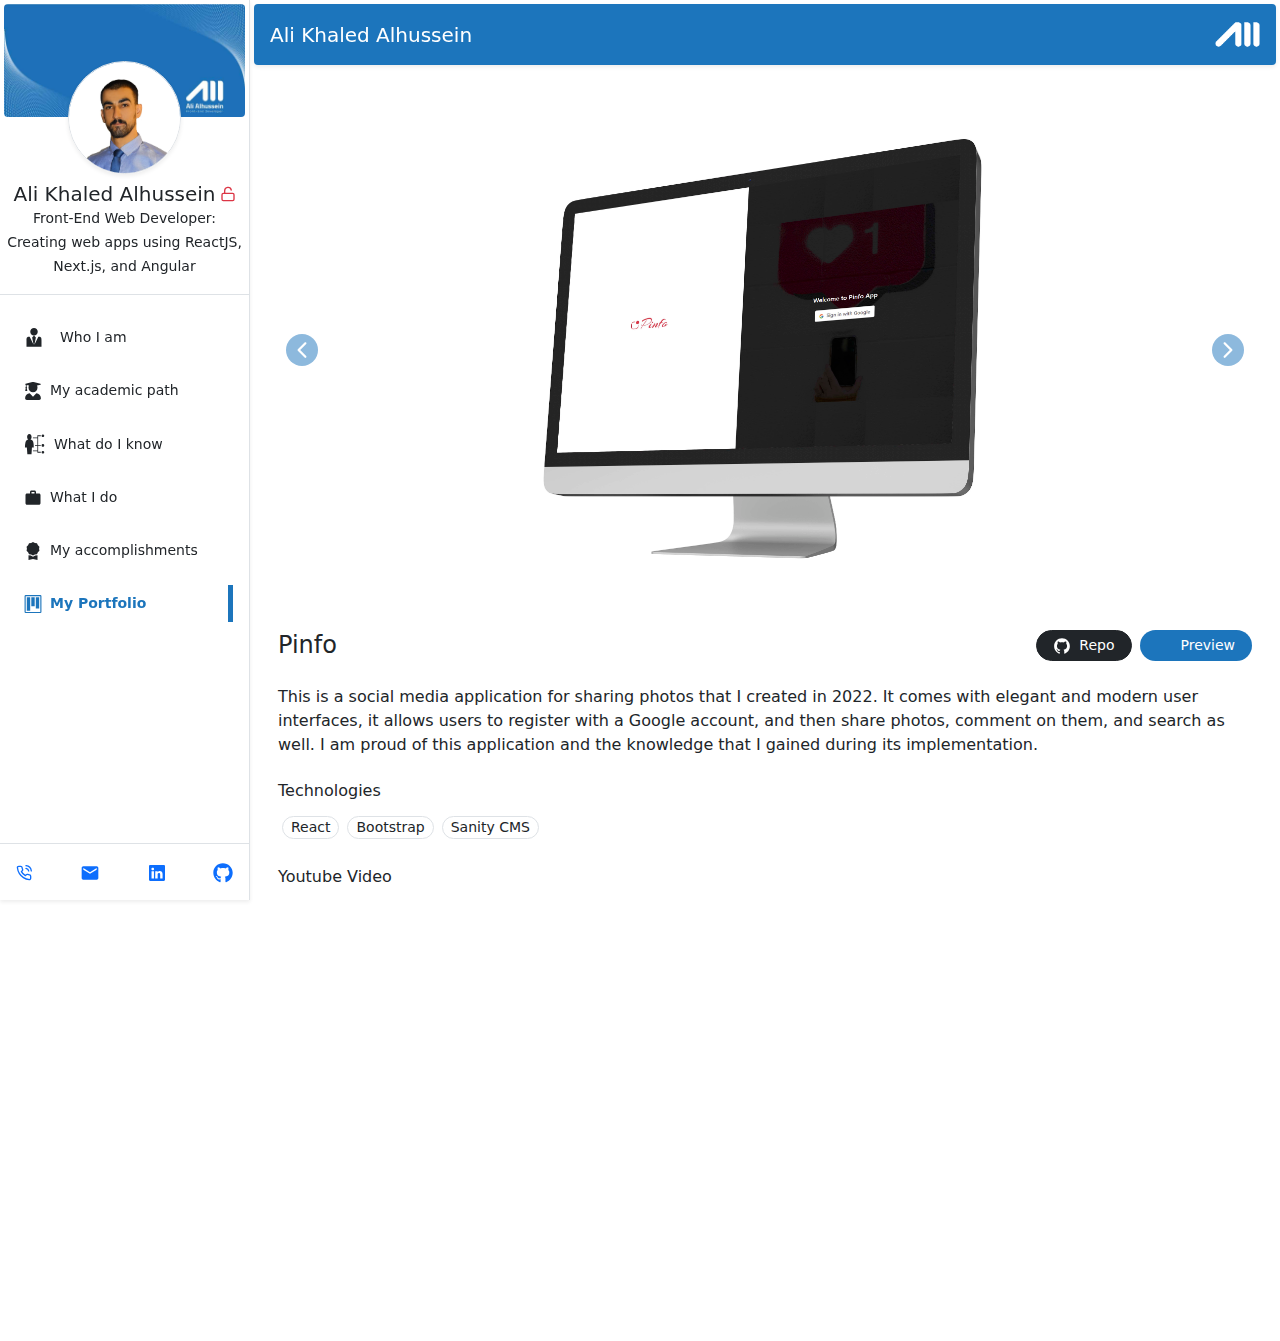
<file: portfolio/105.html>
<!DOCTYPE html><html><head><meta name="google-site-verification" content="hrNNT5pPaaMSzD8x5HZt7SAsZ1hmXIeKKn1LujI1lFc"/><meta charSet="utf-8"/><meta name="viewport" content="width=device-width, initial-scale=1.0"/><title>Ali Khaled Alhussein<!-- --> E-Portfolio<!-- --></title><meta name="description" content="Ali Khaled Alhussein E-Portfolio and Personal Website"/><link rel="icon" href="/images/favicon.png"/><meta property="og:url" content="https://alialhussein.ml"/><meta property="og:type" content="Portfolio"/><meta property="og:title" content="Ali Khaled Alhussein"/><meta property="og:description" content="Ali Khaled Alhussein Personal Website"/><meta property="og:image" content="/images/a.alhussein.webp"/><meta property="fb:app_id" content="969634500464448"/><meta name="next-head-count" content="12"/><link rel="preload" href="/_next/static/css/39aa9e8486916da2.css" as="style"/><link rel="stylesheet" href="/_next/static/css/39aa9e8486916da2.css" data-n-g=""/><noscript data-n-css=""></noscript><script defer="" nomodule="" src="/_next/static/chunks/polyfills-5cd94c89d3acac5f.js"></script><script src="/_next/static/chunks/webpack-80847e48d39754ca.js" defer=""></script><script src="/_next/static/chunks/framework-fc97f3f1282ce3ed.js" defer=""></script><script src="/_next/static/chunks/main-f4ae3437c92c1efc.js" defer=""></script><script src="/_next/static/chunks/pages/_app-9fbe2980ce676875.js" defer=""></script><script src="/_next/static/chunks/d7eeaac4-998415f8ff23d170.js" defer=""></script><script src="/_next/static/chunks/548-2bb5166c402c5bc3.js" defer=""></script><script src="/_next/static/chunks/pages/portfolio/%5BprojectId%5D-aabd87e05c0bea5f.js" defer=""></script><script src="/_next/static/tobWmZrGU4_QT_E0N9w4j/_buildManifest.js" defer=""></script><script src="/_next/static/tobWmZrGU4_QT_E0N9w4j/_ssgManifest.js" defer=""></script><script src="/_next/static/tobWmZrGU4_QT_E0N9w4j/_middlewareManifest.js" defer=""></script></head><body><div id="__next"><div id="main-content"><aside class="position-fixed top-0 start-0 d-none d-md-flex d-flex flex-column justify-content-between vh-100 border-end shadow-sm bg-white" style="width:250px;z-index:9999"><div class="text-center border-bottom"><div class="rounded m-1 mb-0" style="background:#1C75BC url(/images/panner.jpg);background-size:cover;height:113px"></div><div style="margin-top:-56px"><div><img src="/images/a.alhussein.webp" alt="profile-pic" class="img-fluid border shadow-sm rounded-circle" width="113px"/></div><div class="mt-2"><div class="d-flex align-items-center justify-content-center"><h5 class="mb-0 me-1">Ali Khaled Alhussein</h5><svg stroke="currentColor" fill="none" stroke-width="2" viewBox="0 0 24 24" stroke-linecap="round" stroke-linejoin="round" class="text-danger" role="button" height="1em" width="1em" xmlns="http://www.w3.org/2000/svg"><title>open to work</title><rect x="3" y="11" width="18" height="11" rx="2" ry="2"></rect><path d="M7 11V7a5 5 0 0 1 9.9-1"></path></svg></div><p class="px-1"><small>Front-End Web Developer: Creating web apps using ReactJS, Next.js, and Angular</small></p></div></div></div><div class="h-100 overflow-auto px-3 py-4"><span role="button" class="false d-flex align-items-center p-2 text-decoration-none w-100 mb-3" href="/"><svg stroke="currentColor" fill="currentColor" stroke-width="0" version="1.1" viewBox="0 0 16 16" font-size="20" height="1em" width="1em" xmlns="http://www.w3.org/2000/svg"><path d="M5 3c0-1.657 1.343-3 3-3s3 1.343 3 3c0 1.657-1.343 3-3 3s-3-1.343-3-3zM12.001 7h-0.553l-3.111 6.316 1.163-5.816-1.5-1.5-1.5 1.5 1.163 5.816-3.111-6.316h-0.554c-1.999 0-1.999 1.344-1.999 3v5h12v-5c0-1.656 0-3-1.999-3z"></path></svg><small class="ms-3">Who I am</small></span><span role="button" class="false d-flex align-items-center p-2 text-decoration-none w-100 mb-3" href="/education"><svg stroke="currentColor" fill="currentColor" stroke-width="0" viewBox="0 0 448 512" font-size="18" height="1em" width="1em" xmlns="http://www.w3.org/2000/svg"><path d="M319.4 320.6L224 416l-95.4-95.4C57.1 323.7 0 382.2 0 454.4v9.6c0 26.5 21.5 48 48 48h352c26.5 0 48-21.5 48-48v-9.6c0-72.2-57.1-130.7-128.6-133.8zM13.6 79.8l6.4 1.5v58.4c-7 4.2-12 11.5-12 20.3 0 8.4 4.6 15.4 11.1 19.7L3.5 242c-1.7 6.9 2.1 14 7.6 14h41.8c5.5 0 9.3-7.1 7.6-14l-15.6-62.3C51.4 175.4 56 168.4 56 160c0-8.8-5-16.1-12-20.3V87.1l66 15.9c-8.6 17.2-14 36.4-14 57 0 70.7 57.3 128 128 128s128-57.3 128-128c0-20.6-5.3-39.8-14-57l96.3-23.2c18.2-4.4 18.2-27.1 0-31.5l-190.4-46c-13-3.1-26.7-3.1-39.7 0L13.6 48.2c-18.1 4.4-18.1 27.2 0 31.6z"></path></svg><small class="ms-2">My academic path</small></span><span role="button" class="false d-flex align-items-center p-2 text-decoration-none w-100 mb-3" href="/skills"><svg stroke="currentColor" fill="currentColor" stroke-width="0" viewBox="0 0 512 512" font-size="22" height="1em" width="1em" xmlns="http://www.w3.org/2000/svg"><path d="M119.1 25v.1c-25 3.2-47.1 32-47.1 68.8 0 20.4 7.1 38.4 17.5 50.9L99.7 157 84 159.9c-13.7 2.6-23.8 9.9-32.2 21.5-8.5 11.5-14.9 27.5-19.4 45.8-8.2 33.6-9.9 74.7-10.1 110.5h44l11.9 158.4h96.3L185 337.7h41.9c0-36.2-.3-77.8-7.8-111.7-4-18.5-10.2-34.4-18.7-45.9-8.6-11.4-19.2-18.7-34.5-21l-16-2.5L160 144c10-12.5 16.7-30.2 16.7-50.1 0-39.2-24.8-68.8-52.4-68.8-2.9 0-4.7-.1-5.2-.1zM440 33c-17.2 0-31 13.77-31 31s13.8 31 31 31 31-13.77 31-31-13.8-31-31-31zM311 55v48H208v18h103v158h-55v18h55v110H208v18h103v32h80.8c-.5-2.9-.8-5.9-.8-9 0-3.1.3-6.1.8-9H329V297h62.8c-.5-2.9-.8-5.9-.8-9 0-3.1.3-6.1.8-9H329V73h62.8c-.5-2.92-.8-5.93-.8-9 0-3.07.3-6.08.8-9H311zm129 202c-17.2 0-31 13.8-31 31s13.8 31 31 31 31-13.8 31-31-13.8-31-31-31zm0 160c-17.2 0-31 13.8-31 31s13.8 31 31 31 31-13.8 31-31-13.8-31-31-31z"></path></svg><small class="ms-2">What do I know</small></span><span role="button" class="false d-flex align-items-center p-2 text-decoration-none w-100 mb-3" href="/experience"><svg stroke="currentColor" fill="currentColor" stroke-width="0" viewBox="0 0 24 24" font-size="18" height="1em" width="1em" xmlns="http://www.w3.org/2000/svg"><path fill="none" d="M0 0h24v24H0z"></path><path d="M20 6h-4V4c0-1.11-.89-2-2-2h-4c-1.11 0-2 .89-2 2v2H4c-1.11 0-1.99.89-1.99 2L2 19c0 1.11.89 2 2 2h16c1.11 0 2-.89 2-2V8c0-1.11-.89-2-2-2zm-6 0h-4V4h4v2z"></path></svg><small class="ms-2">What I do</small></span><span role="button" class="false d-flex align-items-center p-2 text-decoration-none w-100 mb-3" href="/accomplishments"><svg stroke="currentColor" fill="currentColor" stroke-width="0" viewBox="0 0 16 16" font-size="18" height="1em" width="1em" xmlns="http://www.w3.org/2000/svg"><path d="m8 0 1.669.864 1.858.282.842 1.68 1.337 1.32L13.4 6l.306 1.854-1.337 1.32-.842 1.68-1.858.282L8 12l-1.669-.864-1.858-.282-.842-1.68-1.337-1.32L2.6 6l-.306-1.854 1.337-1.32.842-1.68L6.331.864 8 0z"></path><path d="M4 11.794V16l4-1 4 1v-4.206l-2.018.306L8 13.126 6.018 12.1 4 11.794z"></path></svg><small class="ms-2">My accomplishments</small></span><span role="button" class="false d-flex align-items-center p-2 text-decoration-none w-100" href="/portfolio"><svg stroke="currentColor" fill="currentColor" stroke-width="0" viewBox="0 0 15 16" font-size="18" height="1em" width="1em" xmlns="http://www.w3.org/2000/svg"><path fill-rule="evenodd" d="M10 12h3V2h-3v10zm-4-2h3V2H6v8zm-4 4h3V2H2v12zm-1 1h13V1H1v14zM14 0H1a1 1 0 0 0-1 1v14a1 1 0 0 0 1 1h13a1 1 0 0 0 1-1V1a1 1 0 0 0-1-1z"></path></svg><small class="ms-2">My Portfolio</small></span></div><div class="border-top p-3 d-flex align-items-center justify-content-between"><a href="tel:+963991570653"><svg stroke="currentColor" fill="none" stroke-width="2" viewBox="0 0 24 24" stroke-linecap="round" stroke-linejoin="round" height="1em" width="1em" xmlns="http://www.w3.org/2000/svg"><path d="M15.05 5A5 5 0 0 1 19 8.95M15.05 1A9 9 0 0 1 23 8.94m-1 7.98v3a2 2 0 0 1-2.18 2 19.79 19.79 0 0 1-8.63-3.07 19.5 19.5 0 0 1-6-6 19.79 19.79 0 0 1-3.07-8.67A2 2 0 0 1 4.11 2h3a2 2 0 0 1 2 1.72 12.84 12.84 0 0 0 .7 2.81 2 2 0 0 1-.45 2.11L8.09 9.91a16 16 0 0 0 6 6l1.27-1.27a2 2 0 0 1 2.11-.45 12.84 12.84 0 0 0 2.81.7A2 2 0 0 1 22 16.92z"></path></svg></a><a href="mailto:a.alhussein33@gmail.com"><svg stroke="currentColor" fill="currentColor" stroke-width="0" viewBox="0 0 24 24" font-size="20" height="1em" width="1em" xmlns="http://www.w3.org/2000/svg"><path fill="none" d="M0 0h24v24H0z"></path><path d="M20 4H4c-1.1 0-1.99.9-1.99 2L2 18c0 1.1.9 2 2 2h16c1.1 0 2-.9 2-2V6c0-1.1-.9-2-2-2zm0 4l-8 5-8-5V6l8 5 8-5v2z"></path></svg></a><a href="https://www.linkedin.com/in/ali-alhussein" target="_blank" rel="noreferrer"><svg stroke="currentColor" fill="currentColor" stroke-width="0" viewBox="0 0 16 16" height="1em" width="1em" xmlns="http://www.w3.org/2000/svg"><path d="M0 1.146C0 .513.526 0 1.175 0h13.65C15.474 0 16 .513 16 1.146v13.708c0 .633-.526 1.146-1.175 1.146H1.175C.526 16 0 15.487 0 14.854V1.146zm4.943 12.248V6.169H2.542v7.225h2.401zm-1.2-8.212c.837 0 1.358-.554 1.358-1.248-.015-.709-.52-1.248-1.342-1.248-.822 0-1.359.54-1.359 1.248 0 .694.521 1.248 1.327 1.248h.016zm4.908 8.212V9.359c0-.216.016-.432.08-.586.173-.431.568-.878 1.232-.878.869 0 1.216.662 1.216 1.634v3.865h2.401V9.25c0-2.22-1.184-3.252-2.764-3.252-1.274 0-1.845.7-2.165 1.193v.025h-.016a5.54 5.54 0 0 1 .016-.025V6.169h-2.4c.03.678 0 7.225 0 7.225h2.4z"></path></svg></a><a href="https://github.com/3li7u" target="_blank" rel="noreferrer"><svg stroke="currentColor" fill="currentColor" stroke-width="0" viewBox="0 0 496 512" font-size="20" height="1em" width="1em" xmlns="http://www.w3.org/2000/svg"><path d="M165.9 397.4c0 2-2.3 3.6-5.2 3.6-3.3.3-5.6-1.3-5.6-3.6 0-2 2.3-3.6 5.2-3.6 3-.3 5.6 1.3 5.6 3.6zm-31.1-4.5c-.7 2 1.3 4.3 4.3 4.9 2.6 1 5.6 0 6.2-2s-1.3-4.3-4.3-5.2c-2.6-.7-5.5.3-6.2 2.3zm44.2-1.7c-2.9.7-4.9 2.6-4.6 4.9.3 2 2.9 3.3 5.9 2.6 2.9-.7 4.9-2.6 4.6-4.6-.3-1.9-3-3.2-5.9-2.9zM244.8 8C106.1 8 0 113.3 0 252c0 110.9 69.8 205.8 169.5 239.2 12.8 2.3 17.3-5.6 17.3-12.1 0-6.2-.3-40.4-.3-61.4 0 0-70 15-84.7-29.8 0 0-11.4-29.1-27.8-36.6 0 0-22.9-15.7 1.6-15.4 0 0 24.9 2 38.6 25.8 21.9 38.6 58.6 27.5 72.9 20.9 2.3-16 8.8-27.1 16-33.7-55.9-6.2-112.3-14.3-112.3-110.5 0-27.5 7.6-41.3 23.6-58.9-2.6-6.5-11.1-33.3 2.6-67.9 20.9-6.5 69 27 69 27 20-5.6 41.5-8.5 62.8-8.5s42.8 2.9 62.8 8.5c0 0 48.1-33.6 69-27 13.7 34.7 5.2 61.4 2.6 67.9 16 17.7 25.8 31.5 25.8 58.9 0 96.5-58.9 104.2-114.8 110.5 9.2 7.9 17 22.9 17 46.4 0 33.7-.3 75.4-.3 83.6 0 6.5 4.6 14.4 17.3 12.1C428.2 457.8 496 362.9 496 252 496 113.3 383.5 8 244.8 8zM97.2 352.9c-1.3 1-1 3.3.7 5.2 1.6 1.6 3.9 2.3 5.2 1 1.3-1 1-3.3-.7-5.2-1.6-1.6-3.9-2.3-5.2-1zm-10.8-8.1c-.7 1.3.3 2.9 2.3 3.9 1.6 1 3.6.7 4.3-.7.7-1.3-.3-2.9-2.3-3.9-2-.6-3.6-.3-4.3.7zm32.4 35.6c-1.6 1.3-1 4.3 1.3 6.2 2.3 2.3 5.2 2.6 6.5 1 1.3-1.3.7-4.3-1.3-6.2-2.2-2.3-5.2-2.6-6.5-1zm-11.4-14.7c-1.6 1-1.6 3.6 0 5.9 1.6 2.3 4.3 3.3 5.6 2.3 1.6-1.3 1.6-3.9 0-6.2-1.4-2.3-4-3.3-5.6-2z"></path></svg></a></div></aside><main class="ps-md-250" style="margin-top:70px"><header class="fixed-top ps-md-250"><div class="d-flex align-items-center justify-content-between shadow-sm bg-blue text-white rounded py-2 px-3 m-1"><svg stroke="currentColor" fill="currentColor" stroke-width="0" viewBox="0 0 448 512" class="d-md-none me-2" role="button" height="1em" width="1em" xmlns="http://www.w3.org/2000/svg"><path d="M16 132h416c8.837 0 16-7.163 16-16V76c0-8.837-7.163-16-16-16H16C7.163 60 0 67.163 0 76v40c0 8.837 7.163 16 16 16zm0 160h416c8.837 0 16-7.163 16-16v-40c0-8.837-7.163-16-16-16H16c-8.837 0-16 7.163-16 16v40c0 8.837 7.163 16 16 16zm0 160h416c8.837 0 16-7.163 16-16v-40c0-8.837-7.163-16-16-16H16c-8.837 0-16 7.163-16 16v40c0 8.837 7.163 16 16 16z"></path></svg><h5 role="button" class="mb-0">Ali Khaled Alhussein</h5><img src="/images/favicon.png" alt="profile-pic" class="img-fluid" width="45"/></div></header><main class="px-sm-3"><section class="py-4"><div class="container"><div class="slick-slider slick-initialized" dir="ltr"><span style="z-index:1" role="button" class="ms-2 position-absolute top-50 start-0 translate-middle-y text-white bg-blue d-flex align-items-center justify-content-center rounded-circle p-1 opacity-50"><svg stroke="currentColor" fill="currentColor" stroke-width="0" viewBox="0 0 512 512" font-size="24" height="1em" width="1em" xmlns="http://www.w3.org/2000/svg"><path d="M217.9 256L345 129c9.4-9.4 9.4-24.6 0-33.9-9.4-9.4-24.6-9.3-34 0L167 239c-9.1 9.1-9.3 23.7-.7 33.1L310.9 417c4.7 4.7 10.9 7 17 7s12.3-2.3 17-7c9.4-9.4 9.4-24.6 0-33.9L217.9 256z"></path></svg></span><div class="slick-list"><div class="slick-track" style="width:900%;left:-100%"><div data-index="0" class="slick-slide slick-active slick-current" tabindex="-1" aria-hidden="false" style="outline:none;width:11.11111111111111%;position:relative;left:0;opacity:1;transition:opacity 1000ms linear, visibility 1000ms linear"><div><div class="text-center" tabindex="-1" style="width:100%;display:inline-block"><img src="/images/portfolio/105/pinfo-01.webp" alt="project-pic" class="img-fluid m-auto" style="width:65%"/></div></div></div><div data-index="1" class="slick-slide" tabindex="-1" aria-hidden="true" style="outline:none;width:11.11111111111111%;position:relative;left:-11px;opacity:0;transition:opacity 1000ms linear, visibility 1000ms linear"><div><div class="text-center" tabindex="-1" style="width:100%;display:inline-block"><img src="/images/portfolio/105/pinfo-02.webp" alt="project-pic" class="img-fluid m-auto" style="width:65%"/></div></div></div><div data-index="2" class="slick-slide" tabindex="-1" aria-hidden="true" style="outline:none;width:11.11111111111111%;position:relative;left:-22px;opacity:0;transition:opacity 1000ms linear, visibility 1000ms linear"><div><div class="text-center" tabindex="-1" style="width:100%;display:inline-block"><img src="/images/portfolio/105/pinfo-03.webp" alt="project-pic" class="img-fluid m-auto" style="width:65%"/></div></div></div><div data-index="3" class="slick-slide" tabindex="-1" aria-hidden="true" style="outline:none;width:11.11111111111111%;position:relative;left:-33px;opacity:0;transition:opacity 1000ms linear, visibility 1000ms linear"><div><div class="text-center" tabindex="-1" style="width:100%;display:inline-block"><img src="/images/portfolio/105/pinfo-04.webp" alt="project-pic" class="img-fluid m-auto" style="width:65%"/></div></div></div></div></div><span role="button" class="me-2 position-absolute top-50 end-0 translate-middle-y text-white bg-blue d-flex align-items-center justify-content-center rounded-circle p-1 opacity-50"><svg stroke="currentColor" fill="currentColor" stroke-width="0" viewBox="0 0 512 512" font-size="24" height="1em" width="1em" xmlns="http://www.w3.org/2000/svg"><path d="M294.1 256L167 129c-9.4-9.4-9.4-24.6 0-33.9s24.6-9.3 34 0L345 239c9.1 9.1 9.3 23.7.7 33.1L201.1 417c-4.7 4.7-10.9 7-17 7s-12.3-2.3-17-7c-9.4-9.4-9.4-24.6 0-33.9l127-127.1z"></path></svg></span></div><div class="mt-4 d-flex flex-wrap justify-content-between align-items-center"><h4 class="mb-0 me-3">Pinfo</h4><div class="mt-1 mt-sm-0"><a href="https://github.com/3li7u/pinfo" target="_blank" rel="noreferrer" class="me-2 btn btn-sm btn-dark rounded-pill px-3 d-inline-flex align-items-center"><svg stroke="currentColor" fill="currentColor" stroke-width="0" viewBox="0 0 1024 1024" font-size="18" class="me-2" height="1em" width="1em" xmlns="http://www.w3.org/2000/svg"><path d="M511.6 76.3C264.3 76.2 64 276.4 64 523.5 64 718.9 189.3 885 363.8 946c23.5 5.9 19.9-10.8 19.9-22.2v-77.5c-135.7 15.9-141.2-73.9-150.3-88.9C215 726 171.5 718 184.5 703c30.9-15.9 62.4 4 98.9 57.9 26.4 39.1 77.9 32.5 104 26 5.7-23.5 17.9-44.5 34.7-60.8-140.6-25.2-199.2-111-199.2-213 0-49.5 16.3-95 48.3-131.7-20.4-60.5 1.9-112.3 4.9-120 58.1-5.2 118.5 41.6 123.2 45.3 33-8.9 70.7-13.6 112.9-13.6 42.4 0 80.2 4.9 113.5 13.9 11.3-8.6 67.3-48.8 121.3-43.9 2.9 7.7 24.7 58.3 5.5 118 32.4 36.8 48.9 82.7 48.9 132.3 0 102.2-59 188.1-200 212.9a127.5 127.5 0 0 1 38.1 91v112.5c.8 9 0 17.9 15 17.9 177.1-59.7 304.6-227 304.6-424.1 0-247.2-200.4-447.3-447.5-447.3z"></path></svg><span>Repo</span></a><a href="https://alialhussein.ml/pinfo" target="_blank" rel="noreferrer" class="btn btn-sm text-white bg-blue rounded-pill px-3"><span class="me-2 spinner-grow spinner-grow-sm" role="status" aria-hidden="true"></span><span>Preview</span></a></div></div><div class="mt-4"><p>This is a social media application for sharing photos that I created in 2022. It comes with elegant and modern user interfaces, it allows users to register with a Google account, and then share photos, comment on them, and search as well. I am proud of this application and the knowledge that I gained during its implementation.</p></div><div class="mt-4"><h6>Technologies</h6><div class="mt-3 d-flex flex-wrap"><small class="mx-1 mb-1 border px-2 rounded-pill">React</small><small class="mx-1 mb-1 border px-2 rounded-pill">Bootstrap</small><small class="mx-1 mb-1 border px-2 rounded-pill">Sanity CMS</small></div></div><div class="mt-4"><h6>Youtube Video</h6><iframe class="h-youtube rounded mt-3" width="100%" src="https://www.youtube.com/embed/pQUA6nXBhqg" frameBorder="0" allow="accelerometer; autoplay; clipboard-write; encrypted-media; gyroscope; picture-in-picture" allowfullscreen=""></iframe></div></div></section></main></main></div></div><script id="__NEXT_DATA__" type="application/json">{"props":{"pageProps":{"project":{"id":"105","name":"Pinfo","caption":"This is a social media application that I created in 2022.","description":"This is a social media application for sharing photos that I created in 2022. It comes with elegant and modern user interfaces, it allows users to register with a Google account, and then share photos, comment on them, and search as well. I am proud of this application and the knowledge that I gained during its implementation.","technologies":["React","Bootstrap","Sanity CMS"],"startDate":"3/3/2022","endDate":"4/4/2022","featureImage":"/images/portfolio/105/pinfo-muckup.webp","images":["/images/portfolio/105/pinfo-01.webp","/images/portfolio/105/pinfo-02.webp","/images/portfolio/105/pinfo-03.webp","/images/portfolio/105/pinfo-04.webp"],"links":{"youtube":"https://www.youtube.com/embed/pQUA6nXBhqg","github":"https://github.com/3li7u/pinfo","preview":"https://alialhussein.ml/pinfo"}}},"__N_SSG":true},"page":"/portfolio/[projectId]","query":{"projectId":"105"},"buildId":"tobWmZrGU4_QT_E0N9w4j","isFallback":false,"gsp":true,"scriptLoader":[]}</script></body></html>
</file>
<file: _next/static/css/39aa9e8486916da2.css>
@charset "UTF-8";/*!
 * Bootstrap v5.1.3 (https://getbootstrap.com/)
 * Copyright 2011-2021 The Bootstrap Authors
 * Copyright 2011-2021 Twitter, Inc.
 * Licensed under MIT (https://github.com/twbs/bootstrap/blob/main/LICENSE)
 */:root{--bs-blue:#0d6efd;--bs-indigo:#6610f2;--bs-purple:#6f42c1;--bs-pink:#d63384;--bs-red:#dc3545;--bs-orange:#fd7e14;--bs-yellow:#ffc107;--bs-green:#198754;--bs-teal:#20c997;--bs-cyan:#0dcaf0;--bs-white:#fff;--bs-gray:#6c757d;--bs-gray-dark:#343a40;--bs-gray-100:#f8f9fa;--bs-gray-200:#e9ecef;--bs-gray-300:#dee2e6;--bs-gray-400:#ced4da;--bs-gray-500:#adb5bd;--bs-gray-600:#6c757d;--bs-gray-700:#495057;--bs-gray-800:#343a40;--bs-gray-900:#212529;--bs-primary:#0d6efd;--bs-secondary:#6c757d;--bs-success:#198754;--bs-info:#0dcaf0;--bs-warning:#ffc107;--bs-danger:#dc3545;--bs-light:#f8f9fa;--bs-dark:#212529;--bs-primary-rgb:13,110,253;--bs-secondary-rgb:108,117,125;--bs-success-rgb:25,135,84;--bs-info-rgb:13,202,240;--bs-warning-rgb:255,193,7;--bs-danger-rgb:220,53,69;--bs-light-rgb:248,249,250;--bs-dark-rgb:33,37,41;--bs-white-rgb:255,255,255;--bs-black-rgb:0,0,0;--bs-body-color-rgb:33,37,41;--bs-body-bg-rgb:255,255,255;--bs-font-sans-serif:system-ui,-apple-system,"Segoe UI",Roboto,"Helvetica Neue",Arial,"Noto Sans","Liberation Sans",sans-serif,"Apple Color Emoji","Segoe UI Emoji","Segoe UI Symbol","Noto Color Emoji";--bs-font-monospace:SFMono-Regular,Menlo,Monaco,Consolas,"Liberation Mono","Courier New",monospace;--bs-gradient:linear-gradient(180deg,hsla(0,0%,100%,.15),hsla(0,0%,100%,0));--bs-body-font-family:var(--bs-font-sans-serif);--bs-body-font-size:1rem;--bs-body-font-weight:400;--bs-body-line-height:1.5;--bs-body-color:#212529;--bs-body-bg:#fff}*,:after,:before{box-sizing:border-box}@media (prefers-reduced-motion:no-preference){:root{scroll-behavior:smooth}}body{margin:0;font-family:var(--bs-body-font-family);font-size:var(--bs-body-font-size);font-weight:var(--bs-body-font-weight);line-height:var(--bs-body-line-height);color:var(--bs-body-color);text-align:var(--bs-body-text-align);background-color:var(--bs-body-bg);-webkit-text-size-adjust:100%;-webkit-tap-highlight-color:transparent}hr{margin:1rem 0;color:inherit;background-color:currentColor;border:0;opacity:.25}hr:not([size]){height:1px}.h1,.h2,.h3,.h4,.h5,.h6,h1,h2,h3,h4,h5,h6{margin-top:0;margin-bottom:.5rem;font-weight:500;line-height:1.2}.h1,h1{font-size:calc(1.375rem + 1.5vw)}@media (min-width:1200px){.h1,h1{font-size:2.5rem}}.h2,h2{font-size:calc(1.325rem + .9vw)}@media (min-width:1200px){.h2,h2{font-size:2rem}}.h3,h3{font-size:calc(1.3rem + .6vw)}@media (min-width:1200px){.h3,h3{font-size:1.75rem}}.h4,h4{font-size:calc(1.275rem + .3vw)}@media (min-width:1200px){.h4,h4{font-size:1.5rem}}.h5,h5{font-size:1.25rem}.h6,h6{font-size:1rem}p{margin-top:0;margin-bottom:1rem}abbr[data-bs-original-title],abbr[title]{-webkit-text-decoration:underline dotted;text-decoration:underline dotted;cursor:help;-webkit-text-decoration-skip-ink:none;text-decoration-skip-ink:none}address{margin-bottom:1rem;font-style:normal;line-height:inherit}ol,ul{padding-left:2rem}dl,ol,ul{margin-top:0;margin-bottom:1rem}ol ol,ol ul,ul ol,ul ul{margin-bottom:0}dt{font-weight:700}dd{margin-bottom:.5rem;margin-left:0}blockquote{margin:0 0 1rem}b,strong{font-weight:bolder}.small,small{font-size:.875em}.mark,mark{padding:.2em;background-color:#fcf8e3}sub,sup{position:relative;font-size:.75em;line-height:0;vertical-align:baseline}sub{bottom:-.25em}sup{top:-.5em}a{color:#0d6efd;text-decoration:underline}a:hover{color:#0a58ca}a:not([href]):not([class]),a:not([href]):not([class]):hover{color:inherit;text-decoration:none}code,kbd,pre,samp{font-family:var(--bs-font-monospace);font-size:1em;direction:ltr;unicode-bidi:bidi-override}pre{display:block;margin-top:0;margin-bottom:1rem;overflow:auto;font-size:.875em}pre code{font-size:inherit;color:inherit;word-break:normal}code{font-size:.875em;color:#d63384;word-wrap:break-word}a>code{color:inherit}kbd{padding:.2rem .4rem;font-size:.875em;color:#fff;background-color:#212529;border-radius:.2rem}kbd kbd{padding:0;font-size:1em;font-weight:700}figure{margin:0 0 1rem}img,svg{vertical-align:middle}table{caption-side:bottom;border-collapse:collapse}caption{padding-top:.5rem;padding-bottom:.5rem;color:#6c757d;text-align:left}th{text-align:inherit;text-align:-webkit-match-parent}tbody,td,tfoot,th,thead,tr{border:0 solid;border-color:inherit}label{display:inline-block}button{border-radius:0}button:focus:not(:focus-visible){outline:0}button,input,optgroup,select,textarea{margin:0;font-family:inherit;font-size:inherit;line-height:inherit}button,select{text-transform:none}[role=button]{cursor:pointer}select{word-wrap:normal}select:disabled{opacity:1}[list]::-webkit-calendar-picker-indicator{display:none}[type=button],[type=reset],[type=submit],button{-webkit-appearance:button}[type=button]:not(:disabled),[type=reset]:not(:disabled),[type=submit]:not(:disabled),button:not(:disabled){cursor:pointer}::-moz-focus-inner{padding:0;border-style:none}textarea{resize:vertical}fieldset{min-width:0;padding:0;margin:0;border:0}legend{float:left;width:100%;padding:0;margin-bottom:.5rem;font-size:calc(1.275rem + .3vw);line-height:inherit}@media (min-width:1200px){legend{font-size:1.5rem}}legend+*{clear:left}::-webkit-datetime-edit-day-field,::-webkit-datetime-edit-fields-wrapper,::-webkit-datetime-edit-hour-field,::-webkit-datetime-edit-minute,::-webkit-datetime-edit-month-field,::-webkit-datetime-edit-text,::-webkit-datetime-edit-year-field{padding:0}::-webkit-inner-spin-button{height:auto}[type=search]{outline-offset:-2px;-webkit-appearance:textfield}::-webkit-search-decoration{-webkit-appearance:none}::-webkit-color-swatch-wrapper{padding:0}::file-selector-button{font:inherit}::-webkit-file-upload-button{font:inherit;-webkit-appearance:button}output{display:inline-block}iframe{border:0}summary{display:list-item;cursor:pointer}progress{vertical-align:baseline}[hidden]{display:none!important}.lead{font-size:1.25rem;font-weight:300}.display-1{font-size:calc(1.625rem + 4.5vw);font-weight:300;line-height:1.2}@media (min-width:1200px){.display-1{font-size:5rem}}.display-2{font-size:calc(1.575rem + 3.9vw);font-weight:300;line-height:1.2}@media (min-width:1200px){.display-2{font-size:4.5rem}}.display-3{font-size:calc(1.525rem + 3.3vw);font-weight:300;line-height:1.2}@media (min-width:1200px){.display-3{font-size:4rem}}.display-4{font-size:calc(1.475rem + 2.7vw);font-weight:300;line-height:1.2}@media (min-width:1200px){.display-4{font-size:3.5rem}}.display-5{font-size:calc(1.425rem + 2.1vw);font-weight:300;line-height:1.2}@media (min-width:1200px){.display-5{font-size:3rem}}.display-6{font-size:calc(1.375rem + 1.5vw);font-weight:300;line-height:1.2}@media (min-width:1200px){.display-6{font-size:2.5rem}}.list-inline,.list-unstyled{padding-left:0;list-style:none}.list-inline-item{display:inline-block}.list-inline-item:not(:last-child){margin-right:.5rem}.initialism{font-size:.875em;text-transform:uppercase}.blockquote{margin-bottom:1rem;font-size:1.25rem}.blockquote>:last-child{margin-bottom:0}.blockquote-footer{margin-top:-1rem;margin-bottom:1rem;font-size:.875em;color:#6c757d}.blockquote-footer:before{content:"— "}.img-fluid,.img-thumbnail{max-width:100%;height:auto}.img-thumbnail{padding:.25rem;background-color:#fff;border:1px solid #dee2e6;border-radius:.25rem}.figure{display:inline-block}.figure-img{margin-bottom:.5rem;line-height:1}.figure-caption{font-size:.875em;color:#6c757d}.container,.container-fluid,.container-lg,.container-md,.container-sm,.container-xl,.container-xxl{width:100%;padding-right:var(--bs-gutter-x,.75rem);padding-left:var(--bs-gutter-x,.75rem);margin-right:auto;margin-left:auto}@media (min-width:576px){.container,.container-sm{max-width:540px}}@media (min-width:768px){.container,.container-md,.container-sm{max-width:720px}}@media (min-width:992px){.container,.container-lg,.container-md,.container-sm{max-width:960px}}@media (min-width:1200px){.container,.container-lg,.container-md,.container-sm,.container-xl{max-width:1140px}}@media (min-width:1400px){.container,.container-lg,.container-md,.container-sm,.container-xl,.container-xxl{max-width:1320px}}.row{--bs-gutter-x:1.5rem;--bs-gutter-y:0;display:flex;flex-wrap:wrap;margin-top:calc(-1 * var(--bs-gutter-y));margin-right:calc(-.5 * var(--bs-gutter-x));margin-left:calc(-.5 * var(--bs-gutter-x))}.row>*{flex-shrink:0;width:100%;max-width:100%;padding-right:calc(var(--bs-gutter-x) * .5);padding-left:calc(var(--bs-gutter-x) * .5);margin-top:var(--bs-gutter-y)}.col{flex:1 0}.row-cols-auto>*{flex:0 0 auto;width:auto}.row-cols-1>*{flex:0 0 auto;width:100%}.row-cols-2>*{flex:0 0 auto;width:50%}.row-cols-3>*{flex:0 0 auto;width:33.3333333333%}.row-cols-4>*{flex:0 0 auto;width:25%}.row-cols-5>*{flex:0 0 auto;width:20%}.row-cols-6>*{flex:0 0 auto;width:16.6666666667%}.col-auto{flex:0 0 auto;width:auto}.col-1{flex:0 0 auto;width:8.33333333%}.col-2{flex:0 0 auto;width:16.66666667%}.col-3{flex:0 0 auto;width:25%}.col-4{flex:0 0 auto;width:33.33333333%}.col-5{flex:0 0 auto;width:41.66666667%}.col-6{flex:0 0 auto;width:50%}.col-7{flex:0 0 auto;width:58.33333333%}.col-8{flex:0 0 auto;width:66.66666667%}.col-9{flex:0 0 auto;width:75%}.col-10{flex:0 0 auto;width:83.33333333%}.col-11{flex:0 0 auto;width:91.66666667%}.col-12{flex:0 0 auto;width:100%}.offset-1{margin-left:8.33333333%}.offset-2{margin-left:16.66666667%}.offset-3{margin-left:25%}.offset-4{margin-left:33.33333333%}.offset-5{margin-left:41.66666667%}.offset-6{margin-left:50%}.offset-7{margin-left:58.33333333%}.offset-8{margin-left:66.66666667%}.offset-9{margin-left:75%}.offset-10{margin-left:83.33333333%}.offset-11{margin-left:91.66666667%}.g-0,.gx-0{--bs-gutter-x:0}.g-0,.gy-0{--bs-gutter-y:0}.g-1,.gx-1{--bs-gutter-x:0.25rem}.g-1,.gy-1{--bs-gutter-y:0.25rem}.g-2,.gx-2{--bs-gutter-x:0.5rem}.g-2,.gy-2{--bs-gutter-y:0.5rem}.g-3,.gx-3{--bs-gutter-x:1rem}.g-3,.gy-3{--bs-gutter-y:1rem}.g-4,.gx-4{--bs-gutter-x:1.5rem}.g-4,.gy-4{--bs-gutter-y:1.5rem}.g-5,.gx-5{--bs-gutter-x:3rem}.g-5,.gy-5{--bs-gutter-y:3rem}@media (min-width:576px){.col-sm{flex:1 0}.row-cols-sm-auto>*{flex:0 0 auto;width:auto}.row-cols-sm-1>*{flex:0 0 auto;width:100%}.row-cols-sm-2>*{flex:0 0 auto;width:50%}.row-cols-sm-3>*{flex:0 0 auto;width:33.3333333333%}.row-cols-sm-4>*{flex:0 0 auto;width:25%}.row-cols-sm-5>*{flex:0 0 auto;width:20%}.row-cols-sm-6>*{flex:0 0 auto;width:16.6666666667%}.col-sm-auto{flex:0 0 auto;width:auto}.col-sm-1{flex:0 0 auto;width:8.33333333%}.col-sm-2{flex:0 0 auto;width:16.66666667%}.col-sm-3{flex:0 0 auto;width:25%}.col-sm-4{flex:0 0 auto;width:33.33333333%}.col-sm-5{flex:0 0 auto;width:41.66666667%}.col-sm-6{flex:0 0 auto;width:50%}.col-sm-7{flex:0 0 auto;width:58.33333333%}.col-sm-8{flex:0 0 auto;width:66.66666667%}.col-sm-9{flex:0 0 auto;width:75%}.col-sm-10{flex:0 0 auto;width:83.33333333%}.col-sm-11{flex:0 0 auto;width:91.66666667%}.col-sm-12{flex:0 0 auto;width:100%}.offset-sm-0{margin-left:0}.offset-sm-1{margin-left:8.33333333%}.offset-sm-2{margin-left:16.66666667%}.offset-sm-3{margin-left:25%}.offset-sm-4{margin-left:33.33333333%}.offset-sm-5{margin-left:41.66666667%}.offset-sm-6{margin-left:50%}.offset-sm-7{margin-left:58.33333333%}.offset-sm-8{margin-left:66.66666667%}.offset-sm-9{margin-left:75%}.offset-sm-10{margin-left:83.33333333%}.offset-sm-11{margin-left:91.66666667%}.g-sm-0,.gx-sm-0{--bs-gutter-x:0}.g-sm-0,.gy-sm-0{--bs-gutter-y:0}.g-sm-1,.gx-sm-1{--bs-gutter-x:0.25rem}.g-sm-1,.gy-sm-1{--bs-gutter-y:0.25rem}.g-sm-2,.gx-sm-2{--bs-gutter-x:0.5rem}.g-sm-2,.gy-sm-2{--bs-gutter-y:0.5rem}.g-sm-3,.gx-sm-3{--bs-gutter-x:1rem}.g-sm-3,.gy-sm-3{--bs-gutter-y:1rem}.g-sm-4,.gx-sm-4{--bs-gutter-x:1.5rem}.g-sm-4,.gy-sm-4{--bs-gutter-y:1.5rem}.g-sm-5,.gx-sm-5{--bs-gutter-x:3rem}.g-sm-5,.gy-sm-5{--bs-gutter-y:3rem}}@media (min-width:768px){.col-md{flex:1 0}.row-cols-md-auto>*{flex:0 0 auto;width:auto}.row-cols-md-1>*{flex:0 0 auto;width:100%}.row-cols-md-2>*{flex:0 0 auto;width:50%}.row-cols-md-3>*{flex:0 0 auto;width:33.3333333333%}.row-cols-md-4>*{flex:0 0 auto;width:25%}.row-cols-md-5>*{flex:0 0 auto;width:20%}.row-cols-md-6>*{flex:0 0 auto;width:16.6666666667%}.col-md-auto{flex:0 0 auto;width:auto}.col-md-1{flex:0 0 auto;width:8.33333333%}.col-md-2{flex:0 0 auto;width:16.66666667%}.col-md-3{flex:0 0 auto;width:25%}.col-md-4{flex:0 0 auto;width:33.33333333%}.col-md-5{flex:0 0 auto;width:41.66666667%}.col-md-6{flex:0 0 auto;width:50%}.col-md-7{flex:0 0 auto;width:58.33333333%}.col-md-8{flex:0 0 auto;width:66.66666667%}.col-md-9{flex:0 0 auto;width:75%}.col-md-10{flex:0 0 auto;width:83.33333333%}.col-md-11{flex:0 0 auto;width:91.66666667%}.col-md-12{flex:0 0 auto;width:100%}.offset-md-0{margin-left:0}.offset-md-1{margin-left:8.33333333%}.offset-md-2{margin-left:16.66666667%}.offset-md-3{margin-left:25%}.offset-md-4{margin-left:33.33333333%}.offset-md-5{margin-left:41.66666667%}.offset-md-6{margin-left:50%}.offset-md-7{margin-left:58.33333333%}.offset-md-8{margin-left:66.66666667%}.offset-md-9{margin-left:75%}.offset-md-10{margin-left:83.33333333%}.offset-md-11{margin-left:91.66666667%}.g-md-0,.gx-md-0{--bs-gutter-x:0}.g-md-0,.gy-md-0{--bs-gutter-y:0}.g-md-1,.gx-md-1{--bs-gutter-x:0.25rem}.g-md-1,.gy-md-1{--bs-gutter-y:0.25rem}.g-md-2,.gx-md-2{--bs-gutter-x:0.5rem}.g-md-2,.gy-md-2{--bs-gutter-y:0.5rem}.g-md-3,.gx-md-3{--bs-gutter-x:1rem}.g-md-3,.gy-md-3{--bs-gutter-y:1rem}.g-md-4,.gx-md-4{--bs-gutter-x:1.5rem}.g-md-4,.gy-md-4{--bs-gutter-y:1.5rem}.g-md-5,.gx-md-5{--bs-gutter-x:3rem}.g-md-5,.gy-md-5{--bs-gutter-y:3rem}}@media (min-width:992px){.col-lg{flex:1 0}.row-cols-lg-auto>*{flex:0 0 auto;width:auto}.row-cols-lg-1>*{flex:0 0 auto;width:100%}.row-cols-lg-2>*{flex:0 0 auto;width:50%}.row-cols-lg-3>*{flex:0 0 auto;width:33.3333333333%}.row-cols-lg-4>*{flex:0 0 auto;width:25%}.row-cols-lg-5>*{flex:0 0 auto;width:20%}.row-cols-lg-6>*{flex:0 0 auto;width:16.6666666667%}.col-lg-auto{flex:0 0 auto;width:auto}.col-lg-1{flex:0 0 auto;width:8.33333333%}.col-lg-2{flex:0 0 auto;width:16.66666667%}.col-lg-3{flex:0 0 auto;width:25%}.col-lg-4{flex:0 0 auto;width:33.33333333%}.col-lg-5{flex:0 0 auto;width:41.66666667%}.col-lg-6{flex:0 0 auto;width:50%}.col-lg-7{flex:0 0 auto;width:58.33333333%}.col-lg-8{flex:0 0 auto;width:66.66666667%}.col-lg-9{flex:0 0 auto;width:75%}.col-lg-10{flex:0 0 auto;width:83.33333333%}.col-lg-11{flex:0 0 auto;width:91.66666667%}.col-lg-12{flex:0 0 auto;width:100%}.offset-lg-0{margin-left:0}.offset-lg-1{margin-left:8.33333333%}.offset-lg-2{margin-left:16.66666667%}.offset-lg-3{margin-left:25%}.offset-lg-4{margin-left:33.33333333%}.offset-lg-5{margin-left:41.66666667%}.offset-lg-6{margin-left:50%}.offset-lg-7{margin-left:58.33333333%}.offset-lg-8{margin-left:66.66666667%}.offset-lg-9{margin-left:75%}.offset-lg-10{margin-left:83.33333333%}.offset-lg-11{margin-left:91.66666667%}.g-lg-0,.gx-lg-0{--bs-gutter-x:0}.g-lg-0,.gy-lg-0{--bs-gutter-y:0}.g-lg-1,.gx-lg-1{--bs-gutter-x:0.25rem}.g-lg-1,.gy-lg-1{--bs-gutter-y:0.25rem}.g-lg-2,.gx-lg-2{--bs-gutter-x:0.5rem}.g-lg-2,.gy-lg-2{--bs-gutter-y:0.5rem}.g-lg-3,.gx-lg-3{--bs-gutter-x:1rem}.g-lg-3,.gy-lg-3{--bs-gutter-y:1rem}.g-lg-4,.gx-lg-4{--bs-gutter-x:1.5rem}.g-lg-4,.gy-lg-4{--bs-gutter-y:1.5rem}.g-lg-5,.gx-lg-5{--bs-gutter-x:3rem}.g-lg-5,.gy-lg-5{--bs-gutter-y:3rem}}@media (min-width:1200px){.col-xl{flex:1 0}.row-cols-xl-auto>*{flex:0 0 auto;width:auto}.row-cols-xl-1>*{flex:0 0 auto;width:100%}.row-cols-xl-2>*{flex:0 0 auto;width:50%}.row-cols-xl-3>*{flex:0 0 auto;width:33.3333333333%}.row-cols-xl-4>*{flex:0 0 auto;width:25%}.row-cols-xl-5>*{flex:0 0 auto;width:20%}.row-cols-xl-6>*{flex:0 0 auto;width:16.6666666667%}.col-xl-auto{flex:0 0 auto;width:auto}.col-xl-1{flex:0 0 auto;width:8.33333333%}.col-xl-2{flex:0 0 auto;width:16.66666667%}.col-xl-3{flex:0 0 auto;width:25%}.col-xl-4{flex:0 0 auto;width:33.33333333%}.col-xl-5{flex:0 0 auto;width:41.66666667%}.col-xl-6{flex:0 0 auto;width:50%}.col-xl-7{flex:0 0 auto;width:58.33333333%}.col-xl-8{flex:0 0 auto;width:66.66666667%}.col-xl-9{flex:0 0 auto;width:75%}.col-xl-10{flex:0 0 auto;width:83.33333333%}.col-xl-11{flex:0 0 auto;width:91.66666667%}.col-xl-12{flex:0 0 auto;width:100%}.offset-xl-0{margin-left:0}.offset-xl-1{margin-left:8.33333333%}.offset-xl-2{margin-left:16.66666667%}.offset-xl-3{margin-left:25%}.offset-xl-4{margin-left:33.33333333%}.offset-xl-5{margin-left:41.66666667%}.offset-xl-6{margin-left:50%}.offset-xl-7{margin-left:58.33333333%}.offset-xl-8{margin-left:66.66666667%}.offset-xl-9{margin-left:75%}.offset-xl-10{margin-left:83.33333333%}.offset-xl-11{margin-left:91.66666667%}.g-xl-0,.gx-xl-0{--bs-gutter-x:0}.g-xl-0,.gy-xl-0{--bs-gutter-y:0}.g-xl-1,.gx-xl-1{--bs-gutter-x:0.25rem}.g-xl-1,.gy-xl-1{--bs-gutter-y:0.25rem}.g-xl-2,.gx-xl-2{--bs-gutter-x:0.5rem}.g-xl-2,.gy-xl-2{--bs-gutter-y:0.5rem}.g-xl-3,.gx-xl-3{--bs-gutter-x:1rem}.g-xl-3,.gy-xl-3{--bs-gutter-y:1rem}.g-xl-4,.gx-xl-4{--bs-gutter-x:1.5rem}.g-xl-4,.gy-xl-4{--bs-gutter-y:1.5rem}.g-xl-5,.gx-xl-5{--bs-gutter-x:3rem}.g-xl-5,.gy-xl-5{--bs-gutter-y:3rem}}@media (min-width:1400px){.col-xxl{flex:1 0}.row-cols-xxl-auto>*{flex:0 0 auto;width:auto}.row-cols-xxl-1>*{flex:0 0 auto;width:100%}.row-cols-xxl-2>*{flex:0 0 auto;width:50%}.row-cols-xxl-3>*{flex:0 0 auto;width:33.3333333333%}.row-cols-xxl-4>*{flex:0 0 auto;width:25%}.row-cols-xxl-5>*{flex:0 0 auto;width:20%}.row-cols-xxl-6>*{flex:0 0 auto;width:16.6666666667%}.col-xxl-auto{flex:0 0 auto;width:auto}.col-xxl-1{flex:0 0 auto;width:8.33333333%}.col-xxl-2{flex:0 0 auto;width:16.66666667%}.col-xxl-3{flex:0 0 auto;width:25%}.col-xxl-4{flex:0 0 auto;width:33.33333333%}.col-xxl-5{flex:0 0 auto;width:41.66666667%}.col-xxl-6{flex:0 0 auto;width:50%}.col-xxl-7{flex:0 0 auto;width:58.33333333%}.col-xxl-8{flex:0 0 auto;width:66.66666667%}.col-xxl-9{flex:0 0 auto;width:75%}.col-xxl-10{flex:0 0 auto;width:83.33333333%}.col-xxl-11{flex:0 0 auto;width:91.66666667%}.col-xxl-12{flex:0 0 auto;width:100%}.offset-xxl-0{margin-left:0}.offset-xxl-1{margin-left:8.33333333%}.offset-xxl-2{margin-left:16.66666667%}.offset-xxl-3{margin-left:25%}.offset-xxl-4{margin-left:33.33333333%}.offset-xxl-5{margin-left:41.66666667%}.offset-xxl-6{margin-left:50%}.offset-xxl-7{margin-left:58.33333333%}.offset-xxl-8{margin-left:66.66666667%}.offset-xxl-9{margin-left:75%}.offset-xxl-10{margin-left:83.33333333%}.offset-xxl-11{margin-left:91.66666667%}.g-xxl-0,.gx-xxl-0{--bs-gutter-x:0}.g-xxl-0,.gy-xxl-0{--bs-gutter-y:0}.g-xxl-1,.gx-xxl-1{--bs-gutter-x:0.25rem}.g-xxl-1,.gy-xxl-1{--bs-gutter-y:0.25rem}.g-xxl-2,.gx-xxl-2{--bs-gutter-x:0.5rem}.g-xxl-2,.gy-xxl-2{--bs-gutter-y:0.5rem}.g-xxl-3,.gx-xxl-3{--bs-gutter-x:1rem}.g-xxl-3,.gy-xxl-3{--bs-gutter-y:1rem}.g-xxl-4,.gx-xxl-4{--bs-gutter-x:1.5rem}.g-xxl-4,.gy-xxl-4{--bs-gutter-y:1.5rem}.g-xxl-5,.gx-xxl-5{--bs-gutter-x:3rem}.g-xxl-5,.gy-xxl-5{--bs-gutter-y:3rem}}.table{--bs-table-bg:transparent;--bs-table-accent-bg:transparent;--bs-table-striped-color:#212529;--bs-table-striped-bg:rgba(0,0,0,.05);--bs-table-active-color:#212529;--bs-table-active-bg:rgba(0,0,0,.1);--bs-table-hover-color:#212529;--bs-table-hover-bg:rgba(0,0,0,.075);width:100%;margin-bottom:1rem;color:#212529;vertical-align:top;border-color:#dee2e6}.table>:not(caption)>*>*{padding:.5rem;background-color:var(--bs-table-bg);border-bottom-width:1px;box-shadow:inset 0 0 0 9999px var(--bs-table-accent-bg)}.table>tbody{vertical-align:inherit}.table>thead{vertical-align:bottom}.table>:not(:first-child){border-top:2px solid}.caption-top{caption-side:top}.table-sm>:not(caption)>*>*{padding:.25rem}.table-bordered>:not(caption)>*{border-width:1px 0}.table-bordered>:not(caption)>*>*{border-width:0 1px}.table-borderless>:not(caption)>*>*{border-bottom-width:0}.table-borderless>:not(:first-child){border-top-width:0}.table-striped>tbody>tr:nth-of-type(odd)>*{--bs-table-accent-bg:var(--bs-table-striped-bg);color:var(--bs-table-striped-color)}.table-active{--bs-table-accent-bg:var(--bs-table-active-bg);color:var(--bs-table-active-color)}.table-hover>tbody>tr:hover>*{--bs-table-accent-bg:var(--bs-table-hover-bg);color:var(--bs-table-hover-color)}.table-primary{--bs-table-bg:#cfe2ff;--bs-table-striped-bg:#c5d7f2;--bs-table-striped-color:#000;--bs-table-active-bg:#bacbe6;--bs-table-active-color:#000;--bs-table-hover-bg:#bfd1ec;--bs-table-hover-color:#000;color:#000;border-color:#bacbe6}.table-secondary{--bs-table-bg:#e2e3e5;--bs-table-striped-bg:#d7d8da;--bs-table-striped-color:#000;--bs-table-active-bg:#cbccce;--bs-table-active-color:#000;--bs-table-hover-bg:#d1d2d4;--bs-table-hover-color:#000;color:#000;border-color:#cbccce}.table-success{--bs-table-bg:#d1e7dd;--bs-table-striped-bg:#c7dbd2;--bs-table-striped-color:#000;--bs-table-active-bg:#bcd0c7;--bs-table-active-color:#000;--bs-table-hover-bg:#c1d6cc;--bs-table-hover-color:#000;color:#000;border-color:#bcd0c7}.table-info{--bs-table-bg:#cff4fc;--bs-table-striped-bg:#c5e8ef;--bs-table-striped-color:#000;--bs-table-active-bg:#badce3;--bs-table-active-color:#000;--bs-table-hover-bg:#bfe2e9;--bs-table-hover-color:#000;color:#000;border-color:#badce3}.table-warning{--bs-table-bg:#fff3cd;--bs-table-striped-bg:#f2e7c3;--bs-table-striped-color:#000;--bs-table-active-bg:#e6dbb9;--bs-table-active-color:#000;--bs-table-hover-bg:#ece1be;--bs-table-hover-color:#000;color:#000;border-color:#e6dbb9}.table-danger{--bs-table-bg:#f8d7da;--bs-table-striped-bg:#eccccf;--bs-table-striped-color:#000;--bs-table-active-bg:#dfc2c4;--bs-table-active-color:#000;--bs-table-hover-bg:#e5c7ca;--bs-table-hover-color:#000;color:#000;border-color:#dfc2c4}.table-light{--bs-table-bg:#f8f9fa;--bs-table-striped-bg:#ecedee;--bs-table-striped-color:#000;--bs-table-active-bg:#dfe0e1;--bs-table-active-color:#000;--bs-table-hover-bg:#e5e6e7;--bs-table-hover-color:#000;color:#000;border-color:#dfe0e1}.table-dark{--bs-table-bg:#212529;--bs-table-striped-bg:#2c3034;--bs-table-striped-color:#fff;--bs-table-active-bg:#373b3e;--bs-table-active-color:#fff;--bs-table-hover-bg:#323539;--bs-table-hover-color:#fff;color:#fff;border-color:#373b3e}.table-responsive{overflow-x:auto;-webkit-overflow-scrolling:touch}@media (max-width:575.98px){.table-responsive-sm{overflow-x:auto;-webkit-overflow-scrolling:touch}}@media (max-width:767.98px){.table-responsive-md{overflow-x:auto;-webkit-overflow-scrolling:touch}}@media (max-width:991.98px){.table-responsive-lg{overflow-x:auto;-webkit-overflow-scrolling:touch}}@media (max-width:1199.98px){.table-responsive-xl{overflow-x:auto;-webkit-overflow-scrolling:touch}}@media (max-width:1399.98px){.table-responsive-xxl{overflow-x:auto;-webkit-overflow-scrolling:touch}}.form-label{margin-bottom:.5rem}.col-form-label{padding-top:calc(.375rem + 1px);padding-bottom:calc(.375rem + 1px);margin-bottom:0;font-size:inherit;line-height:1.5}.col-form-label-lg{padding-top:calc(.5rem + 1px);padding-bottom:calc(.5rem + 1px);font-size:1.25rem}.col-form-label-sm{padding-top:calc(.25rem + 1px);padding-bottom:calc(.25rem + 1px);font-size:.875rem}.form-text{margin-top:.25rem;font-size:.875em;color:#6c757d}.form-control{display:block;width:100%;padding:.375rem .75rem;font-size:1rem;font-weight:400;line-height:1.5;color:#212529;background-color:#fff;background-clip:padding-box;border:1px solid #ced4da;-webkit-appearance:none;-moz-appearance:none;appearance:none;border-radius:.25rem;transition:border-color .15s ease-in-out,box-shadow .15s ease-in-out}@media (prefers-reduced-motion:reduce){.form-control{transition:none}}.form-control[type=file]{overflow:hidden}.form-control[type=file]:not(:disabled):not([readonly]){cursor:pointer}.form-control:focus{color:#212529;background-color:#fff;border-color:#86b7fe;outline:0;box-shadow:0 0 0 .25rem rgba(13,110,253,.25)}.form-control::-webkit-date-and-time-value{height:1.5em}.form-control::-moz-placeholder{color:#6c757d;opacity:1}.form-control:-ms-input-placeholder{color:#6c757d;opacity:1}.form-control::placeholder{color:#6c757d;opacity:1}.form-control:disabled,.form-control[readonly]{background-color:#e9ecef;opacity:1}.form-control::file-selector-button{padding:.375rem .75rem;margin:-.375rem -.75rem;-webkit-margin-end:.75rem;margin-inline-end:.75rem;color:#212529;background-color:#e9ecef;pointer-events:none;border:0 solid;border-color:inherit;border-inline-end-width:1px;border-radius:0;transition:color .15s ease-in-out,background-color .15s ease-in-out,border-color .15s ease-in-out,box-shadow .15s ease-in-out}@media (prefers-reduced-motion:reduce){.form-control::-webkit-file-upload-button{-webkit-transition:none;transition:none}.form-control::file-selector-button{transition:none}}.form-control:hover:not(:disabled):not([readonly])::file-selector-button{background-color:#dde0e3}.form-control::-webkit-file-upload-button{padding:.375rem .75rem;margin:-.375rem -.75rem;-webkit-margin-end:.75rem;margin-inline-end:.75rem;color:#212529;background-color:#e9ecef;pointer-events:none;border:0 solid;border-color:inherit;border-inline-end-width:1px;border-radius:0;-webkit-transition:color .15s ease-in-out,background-color .15s ease-in-out,border-color .15s ease-in-out,box-shadow .15s ease-in-out;transition:color .15s ease-in-out,background-color .15s ease-in-out,border-color .15s ease-in-out,box-shadow .15s ease-in-out}@media (prefers-reduced-motion:reduce){.form-control::-webkit-file-upload-button{-webkit-transition:none;transition:none}}.form-control:hover:not(:disabled):not([readonly])::-webkit-file-upload-button{background-color:#dde0e3}.form-control-plaintext{display:block;width:100%;padding:.375rem 0;margin-bottom:0;line-height:1.5;color:#212529;background-color:transparent;border:solid transparent;border-width:1px 0}.form-control-plaintext.form-control-lg,.form-control-plaintext.form-control-sm{padding-right:0;padding-left:0}.form-control-sm{min-height:calc(1.5em + .5rem + 2px);padding:.25rem .5rem;font-size:.875rem;border-radius:.2rem}.form-control-sm::file-selector-button{padding:.25rem .5rem;margin:-.25rem -.5rem;-webkit-margin-end:.5rem;margin-inline-end:.5rem}.form-control-sm::-webkit-file-upload-button{padding:.25rem .5rem;margin:-.25rem -.5rem;-webkit-margin-end:.5rem;margin-inline-end:.5rem}.form-control-lg{min-height:calc(1.5em + 1rem + 2px);padding:.5rem 1rem;font-size:1.25rem;border-radius:.3rem}.form-control-lg::file-selector-button{padding:.5rem 1rem;margin:-.5rem -1rem;-webkit-margin-end:1rem;margin-inline-end:1rem}.form-control-lg::-webkit-file-upload-button{padding:.5rem 1rem;margin:-.5rem -1rem;-webkit-margin-end:1rem;margin-inline-end:1rem}textarea.form-control{min-height:calc(1.5em + .75rem + 2px)}textarea.form-control-sm{min-height:calc(1.5em + .5rem + 2px)}textarea.form-control-lg{min-height:calc(1.5em + 1rem + 2px)}.form-control-color{width:3rem;height:auto;padding:.375rem}.form-control-color:not(:disabled):not([readonly]){cursor:pointer}.form-control-color::-moz-color-swatch{height:1.5em;border-radius:.25rem}.form-control-color::-webkit-color-swatch{height:1.5em;border-radius:.25rem}.form-select{display:block;width:100%;padding:.375rem 2.25rem .375rem .75rem;-moz-padding-start:calc(.75rem - 3px);font-size:1rem;font-weight:400;line-height:1.5;color:#212529;background-color:#fff;background-image:url("data:image/svg+xml,%3csvg xmlns='http://www.w3.org/2000/svg' viewBox='0 0 16 16'%3e%3cpath fill='none' stroke='%23343a40' stroke-linecap='round' stroke-linejoin='round' stroke-width='2' d='M2 5l6 6 6-6'/%3e%3c/svg%3e");background-repeat:no-repeat;background-position:right .75rem center;background-size:16px 12px;border:1px solid #ced4da;border-radius:.25rem;transition:border-color .15s ease-in-out,box-shadow .15s ease-in-out;-webkit-appearance:none;-moz-appearance:none;appearance:none}@media (prefers-reduced-motion:reduce){.form-select{transition:none}}.form-select:focus{border-color:#86b7fe;outline:0;box-shadow:0 0 0 .25rem rgba(13,110,253,.25)}.form-select[multiple],.form-select[size]:not([size="1"]){padding-right:.75rem;background-image:none}.form-select:disabled{background-color:#e9ecef}.form-select:-moz-focusring{color:transparent;text-shadow:0 0 0 #212529}.form-select-sm{padding-top:.25rem;padding-bottom:.25rem;padding-left:.5rem;font-size:.875rem;border-radius:.2rem}.form-select-lg{padding-top:.5rem;padding-bottom:.5rem;padding-left:1rem;font-size:1.25rem;border-radius:.3rem}.form-check{display:block;min-height:1.5rem;padding-left:1.5em;margin-bottom:.125rem}.form-check .form-check-input{float:left;margin-left:-1.5em}.form-check-input{width:1em;height:1em;margin-top:.25em;vertical-align:top;background-color:#fff;background-repeat:no-repeat;background-position:50%;background-size:contain;border:1px solid rgba(0,0,0,.25);-webkit-appearance:none;-moz-appearance:none;appearance:none;-webkit-print-color-adjust:exact;color-adjust:exact}.form-check-input[type=checkbox]{border-radius:.25em}.form-check-input[type=radio]{border-radius:50%}.form-check-input:active{filter:brightness(90%)}.form-check-input:focus{border-color:#86b7fe;outline:0;box-shadow:0 0 0 .25rem rgba(13,110,253,.25)}.form-check-input:checked{background-color:#0d6efd;border-color:#0d6efd}.form-check-input:checked[type=checkbox]{background-image:url("data:image/svg+xml,%3csvg xmlns='http://www.w3.org/2000/svg' viewBox='0 0 20 20'%3e%3cpath fill='none' stroke='%23fff' stroke-linecap='round' stroke-linejoin='round' stroke-width='3' d='M6 10l3 3l6-6'/%3e%3c/svg%3e")}.form-check-input:checked[type=radio]{background-image:url("data:image/svg+xml,%3csvg xmlns='http://www.w3.org/2000/svg' viewBox='-4 -4 8 8'%3e%3ccircle r='2' fill='%23fff'/%3e%3c/svg%3e")}.form-check-input[type=checkbox]:indeterminate{background-color:#0d6efd;border-color:#0d6efd;background-image:url("data:image/svg+xml,%3csvg xmlns='http://www.w3.org/2000/svg' viewBox='0 0 20 20'%3e%3cpath fill='none' stroke='%23fff' stroke-linecap='round' stroke-linejoin='round' stroke-width='3' d='M6 10h8'/%3e%3c/svg%3e")}.form-check-input:disabled{pointer-events:none;filter:none;opacity:.5}.form-check-input:disabled~.form-check-label,.form-check-input[disabled]~.form-check-label{opacity:.5}.form-switch{padding-left:2.5em}.form-switch .form-check-input{width:2em;margin-left:-2.5em;background-image:url("data:image/svg+xml,%3csvg xmlns='http://www.w3.org/2000/svg' viewBox='-4 -4 8 8'%3e%3ccircle r='3' fill='rgba%280, 0, 0, 0.25%29'/%3e%3c/svg%3e");background-position:0;border-radius:2em;transition:background-position .15s ease-in-out}@media (prefers-reduced-motion:reduce){.form-switch .form-check-input{transition:none}}.form-switch .form-check-input:focus{background-image:url("data:image/svg+xml,%3csvg xmlns='http://www.w3.org/2000/svg' viewBox='-4 -4 8 8'%3e%3ccircle r='3' fill='%2386b7fe'/%3e%3c/svg%3e")}.form-switch .form-check-input:checked{background-position:100%;background-image:url("data:image/svg+xml,%3csvg xmlns='http://www.w3.org/2000/svg' viewBox='-4 -4 8 8'%3e%3ccircle r='3' fill='%23fff'/%3e%3c/svg%3e")}.form-check-inline{display:inline-block;margin-right:1rem}.btn-check{position:absolute;clip:rect(0,0,0,0);pointer-events:none}.btn-check:disabled+.btn,.btn-check[disabled]+.btn{pointer-events:none;filter:none;opacity:.65}.form-range{width:100%;height:1.5rem;padding:0;background-color:transparent;-webkit-appearance:none;-moz-appearance:none;appearance:none}.form-range:focus{outline:0}.form-range:focus::-webkit-slider-thumb{box-shadow:0 0 0 1px #fff,0 0 0 .25rem rgba(13,110,253,.25)}.form-range:focus::-moz-range-thumb{box-shadow:0 0 0 1px #fff,0 0 0 .25rem rgba(13,110,253,.25)}.form-range::-moz-focus-outer{border:0}.form-range::-webkit-slider-thumb{width:1rem;height:1rem;margin-top:-.25rem;background-color:#0d6efd;border:0;border-radius:1rem;-webkit-transition:background-color .15s ease-in-out,border-color .15s ease-in-out,box-shadow .15s ease-in-out;transition:background-color .15s ease-in-out,border-color .15s ease-in-out,box-shadow .15s ease-in-out;-webkit-appearance:none;appearance:none}@media (prefers-reduced-motion:reduce){.form-range::-webkit-slider-thumb{-webkit-transition:none;transition:none}}.form-range::-webkit-slider-thumb:active{background-color:#b6d4fe}.form-range::-webkit-slider-runnable-track{width:100%;height:.5rem;color:transparent;cursor:pointer;background-color:#dee2e6;border-color:transparent;border-radius:1rem}.form-range::-moz-range-thumb{width:1rem;height:1rem;background-color:#0d6efd;border:0;border-radius:1rem;-moz-transition:background-color .15s ease-in-out,border-color .15s ease-in-out,box-shadow .15s ease-in-out;transition:background-color .15s ease-in-out,border-color .15s ease-in-out,box-shadow .15s ease-in-out;-moz-appearance:none;appearance:none}@media (prefers-reduced-motion:reduce){.form-range::-moz-range-thumb{-moz-transition:none;transition:none}}.form-range::-moz-range-thumb:active{background-color:#b6d4fe}.form-range::-moz-range-track{width:100%;height:.5rem;color:transparent;cursor:pointer;background-color:#dee2e6;border-color:transparent;border-radius:1rem}.form-range:disabled{pointer-events:none}.form-range:disabled::-webkit-slider-thumb{background-color:#adb5bd}.form-range:disabled::-moz-range-thumb{background-color:#adb5bd}.form-floating{position:relative}.form-floating>.form-control,.form-floating>.form-select{height:calc(3.5rem + 2px);line-height:1.25}.form-floating>label{position:absolute;top:0;left:0;height:100%;padding:1rem .75rem;pointer-events:none;border:1px solid transparent;transform-origin:0 0;transition:opacity .1s ease-in-out,transform .1s ease-in-out}@media (prefers-reduced-motion:reduce){.form-floating>label{transition:none}}.form-floating>.form-control{padding:1rem .75rem}.form-floating>.form-control::-moz-placeholder{color:transparent}.form-floating>.form-control:-ms-input-placeholder{color:transparent}.form-floating>.form-control::placeholder{color:transparent}.form-floating>.form-control:not(:-moz-placeholder-shown){padding-top:1.625rem;padding-bottom:.625rem}.form-floating>.form-control:focus,.form-floating>.form-control:not(:placeholder-shown){padding-top:1.625rem;padding-bottom:.625rem}.form-floating>.form-control:-webkit-autofill{padding-top:1.625rem;padding-bottom:.625rem}.form-floating>.form-select{padding-top:1.625rem;padding-bottom:.625rem}.form-floating>.form-control:not(:-moz-placeholder-shown)~label{opacity:.65;transform:scale(.85) translateY(-.5rem) translateX(.15rem)}.form-floating>.form-control:focus~label,.form-floating>.form-control:not(:placeholder-shown)~label,.form-floating>.form-select~label{opacity:.65;transform:scale(.85) translateY(-.5rem) translateX(.15rem)}.form-floating>.form-control:-webkit-autofill~label{opacity:.65;transform:scale(.85) translateY(-.5rem) translateX(.15rem)}.input-group{position:relative;display:flex;flex-wrap:wrap;align-items:stretch;width:100%}.input-group>.form-control,.input-group>.form-select{position:relative;flex:1 1 auto;width:1%;min-width:0}.input-group>.form-control:focus,.input-group>.form-select:focus{z-index:3}.input-group .btn{position:relative;z-index:2}.input-group .btn:focus{z-index:3}.input-group-text{display:flex;align-items:center;padding:.375rem .75rem;font-size:1rem;font-weight:400;line-height:1.5;color:#212529;text-align:center;white-space:nowrap;background-color:#e9ecef;border:1px solid #ced4da;border-radius:.25rem}.input-group-lg>.btn,.input-group-lg>.form-control,.input-group-lg>.form-select,.input-group-lg>.input-group-text{padding:.5rem 1rem;font-size:1.25rem;border-radius:.3rem}.input-group-sm>.btn,.input-group-sm>.form-control,.input-group-sm>.form-select,.input-group-sm>.input-group-text{padding:.25rem .5rem;font-size:.875rem;border-radius:.2rem}.input-group-lg>.form-select,.input-group-sm>.form-select{padding-right:3rem}.input-group.has-validation>.dropdown-toggle:nth-last-child(n+4),.input-group.has-validation>:nth-last-child(n+3):not(.dropdown-toggle):not(.dropdown-menu),.input-group:not(.has-validation)>.dropdown-toggle:nth-last-child(n+3),.input-group:not(.has-validation)>:not(:last-child):not(.dropdown-toggle):not(.dropdown-menu){border-top-right-radius:0;border-bottom-right-radius:0}.input-group>:not(:first-child):not(.dropdown-menu):not(.valid-tooltip):not(.valid-feedback):not(.invalid-tooltip):not(.invalid-feedback){margin-left:-1px;border-top-left-radius:0;border-bottom-left-radius:0}.valid-feedback{display:none;width:100%;margin-top:.25rem;font-size:.875em;color:#198754}.valid-tooltip{position:absolute;top:100%;z-index:5;display:none;max-width:100%;padding:.25rem .5rem;margin-top:.1rem;font-size:.875rem;color:#fff;background-color:rgba(25,135,84,.9);border-radius:.25rem}.is-valid~.valid-feedback,.is-valid~.valid-tooltip,.was-validated :valid~.valid-feedback,.was-validated :valid~.valid-tooltip{display:block}.form-control.is-valid,.was-validated .form-control:valid{border-color:#198754;padding-right:calc(1.5em + .75rem);background-image:url("data:image/svg+xml,%3csvg xmlns='http://www.w3.org/2000/svg' viewBox='0 0 8 8'%3e%3cpath fill='%23198754' d='M2.3 6.73L.6 4.53c-.4-1.04.46-1.4 1.1-.8l1.1 1.4 3.4-3.8c.6-.63 1.6-.27 1.2.7l-4 4.6c-.43.5-.8.4-1.1.1z'/%3e%3c/svg%3e");background-repeat:no-repeat;background-position:right calc(.375em + .1875rem) center;background-size:calc(.75em + .375rem) calc(.75em + .375rem)}.form-control.is-valid:focus,.was-validated .form-control:valid:focus{border-color:#198754;box-shadow:0 0 0 .25rem rgba(25,135,84,.25)}.was-validated textarea.form-control:valid,textarea.form-control.is-valid{padding-right:calc(1.5em + .75rem);background-position:top calc(.375em + .1875rem) right calc(.375em + .1875rem)}.form-select.is-valid,.was-validated .form-select:valid{border-color:#198754}.form-select.is-valid:not([multiple]):not([size]),.form-select.is-valid:not([multiple])[size="1"],.was-validated .form-select:valid:not([multiple]):not([size]),.was-validated .form-select:valid:not([multiple])[size="1"]{padding-right:4.125rem;background-image:url("data:image/svg+xml,%3csvg xmlns='http://www.w3.org/2000/svg' viewBox='0 0 16 16'%3e%3cpath fill='none' stroke='%23343a40' stroke-linecap='round' stroke-linejoin='round' stroke-width='2' d='M2 5l6 6 6-6'/%3e%3c/svg%3e"),url("data:image/svg+xml,%3csvg xmlns='http://www.w3.org/2000/svg' viewBox='0 0 8 8'%3e%3cpath fill='%23198754' d='M2.3 6.73L.6 4.53c-.4-1.04.46-1.4 1.1-.8l1.1 1.4 3.4-3.8c.6-.63 1.6-.27 1.2.7l-4 4.6c-.43.5-.8.4-1.1.1z'/%3e%3c/svg%3e");background-position:right .75rem center,center right 2.25rem;background-size:16px 12px,calc(.75em + .375rem) calc(.75em + .375rem)}.form-select.is-valid:focus,.was-validated .form-select:valid:focus{border-color:#198754;box-shadow:0 0 0 .25rem rgba(25,135,84,.25)}.form-check-input.is-valid,.was-validated .form-check-input:valid{border-color:#198754}.form-check-input.is-valid:checked,.was-validated .form-check-input:valid:checked{background-color:#198754}.form-check-input.is-valid:focus,.was-validated .form-check-input:valid:focus{box-shadow:0 0 0 .25rem rgba(25,135,84,.25)}.form-check-input.is-valid~.form-check-label,.was-validated .form-check-input:valid~.form-check-label{color:#198754}.form-check-inline .form-check-input~.valid-feedback{margin-left:.5em}.input-group .form-control.is-valid,.input-group .form-select.is-valid,.was-validated .input-group .form-control:valid,.was-validated .input-group .form-select:valid{z-index:1}.input-group .form-control.is-valid:focus,.input-group .form-select.is-valid:focus,.was-validated .input-group .form-control:valid:focus,.was-validated .input-group .form-select:valid:focus{z-index:3}.invalid-feedback{display:none;width:100%;margin-top:.25rem;font-size:.875em;color:#dc3545}.invalid-tooltip{position:absolute;top:100%;z-index:5;display:none;max-width:100%;padding:.25rem .5rem;margin-top:.1rem;font-size:.875rem;color:#fff;background-color:rgba(220,53,69,.9);border-radius:.25rem}.is-invalid~.invalid-feedback,.is-invalid~.invalid-tooltip,.was-validated :invalid~.invalid-feedback,.was-validated :invalid~.invalid-tooltip{display:block}.form-control.is-invalid,.was-validated .form-control:invalid{border-color:#dc3545;padding-right:calc(1.5em + .75rem);background-image:url("data:image/svg+xml,%3csvg xmlns='http://www.w3.org/2000/svg' viewBox='0 0 12 12' width='12' height='12' fill='none' stroke='%23dc3545'%3e%3ccircle cx='6' cy='6' r='4.5'/%3e%3cpath stroke-linejoin='round' d='M5.8 3.6h.4L6 6.5z'/%3e%3ccircle cx='6' cy='8.2' r='.6' fill='%23dc3545' stroke='none'/%3e%3c/svg%3e");background-repeat:no-repeat;background-position:right calc(.375em + .1875rem) center;background-size:calc(.75em + .375rem) calc(.75em + .375rem)}.form-control.is-invalid:focus,.was-validated .form-control:invalid:focus{border-color:#dc3545;box-shadow:0 0 0 .25rem rgba(220,53,69,.25)}.was-validated textarea.form-control:invalid,textarea.form-control.is-invalid{padding-right:calc(1.5em + .75rem);background-position:top calc(.375em + .1875rem) right calc(.375em + .1875rem)}.form-select.is-invalid,.was-validated .form-select:invalid{border-color:#dc3545}.form-select.is-invalid:not([multiple]):not([size]),.form-select.is-invalid:not([multiple])[size="1"],.was-validated .form-select:invalid:not([multiple]):not([size]),.was-validated .form-select:invalid:not([multiple])[size="1"]{padding-right:4.125rem;background-image:url("data:image/svg+xml,%3csvg xmlns='http://www.w3.org/2000/svg' viewBox='0 0 16 16'%3e%3cpath fill='none' stroke='%23343a40' stroke-linecap='round' stroke-linejoin='round' stroke-width='2' d='M2 5l6 6 6-6'/%3e%3c/svg%3e"),url("data:image/svg+xml,%3csvg xmlns='http://www.w3.org/2000/svg' viewBox='0 0 12 12' width='12' height='12' fill='none' stroke='%23dc3545'%3e%3ccircle cx='6' cy='6' r='4.5'/%3e%3cpath stroke-linejoin='round' d='M5.8 3.6h.4L6 6.5z'/%3e%3ccircle cx='6' cy='8.2' r='.6' fill='%23dc3545' stroke='none'/%3e%3c/svg%3e");background-position:right .75rem center,center right 2.25rem;background-size:16px 12px,calc(.75em + .375rem) calc(.75em + .375rem)}.form-select.is-invalid:focus,.was-validated .form-select:invalid:focus{border-color:#dc3545;box-shadow:0 0 0 .25rem rgba(220,53,69,.25)}.form-check-input.is-invalid,.was-validated .form-check-input:invalid{border-color:#dc3545}.form-check-input.is-invalid:checked,.was-validated .form-check-input:invalid:checked{background-color:#dc3545}.form-check-input.is-invalid:focus,.was-validated .form-check-input:invalid:focus{box-shadow:0 0 0 .25rem rgba(220,53,69,.25)}.form-check-input.is-invalid~.form-check-label,.was-validated .form-check-input:invalid~.form-check-label{color:#dc3545}.form-check-inline .form-check-input~.invalid-feedback{margin-left:.5em}.input-group .form-control.is-invalid,.input-group .form-select.is-invalid,.was-validated .input-group .form-control:invalid,.was-validated .input-group .form-select:invalid{z-index:2}.input-group .form-control.is-invalid:focus,.input-group .form-select.is-invalid:focus,.was-validated .input-group .form-control:invalid:focus,.was-validated .input-group .form-select:invalid:focus{z-index:3}.btn{display:inline-block;font-weight:400;line-height:1.5;color:#212529;text-align:center;text-decoration:none;vertical-align:middle;cursor:pointer;-webkit-user-select:none;-moz-user-select:none;-ms-user-select:none;user-select:none;background-color:transparent;border:1px solid transparent;padding:.375rem .75rem;font-size:1rem;border-radius:.25rem;transition:color .15s ease-in-out,background-color .15s ease-in-out,border-color .15s ease-in-out,box-shadow .15s ease-in-out}@media (prefers-reduced-motion:reduce){.btn{transition:none}}.btn:hover{color:#212529}.btn-check:focus+.btn,.btn:focus{outline:0;box-shadow:0 0 0 .25rem rgba(13,110,253,.25)}.btn.disabled,.btn:disabled,fieldset:disabled .btn{pointer-events:none;opacity:.65}.btn-primary{color:#fff;background-color:#0d6efd;border-color:#0d6efd}.btn-check:focus+.btn-primary,.btn-primary:focus,.btn-primary:hover{color:#fff;background-color:#0b5ed7;border-color:#0a58ca}.btn-check:focus+.btn-primary,.btn-primary:focus{box-shadow:0 0 0 .25rem rgba(49,132,253,.5)}.btn-check:active+.btn-primary,.btn-check:checked+.btn-primary,.btn-primary.active,.btn-primary:active,.show>.btn-primary.dropdown-toggle{color:#fff;background-color:#0a58ca;border-color:#0a53be}.btn-check:active+.btn-primary:focus,.btn-check:checked+.btn-primary:focus,.btn-primary.active:focus,.btn-primary:active:focus,.show>.btn-primary.dropdown-toggle:focus{box-shadow:0 0 0 .25rem rgba(49,132,253,.5)}.btn-primary.disabled,.btn-primary:disabled{color:#fff;background-color:#0d6efd;border-color:#0d6efd}.btn-secondary{color:#fff;background-color:#6c757d;border-color:#6c757d}.btn-check:focus+.btn-secondary,.btn-secondary:focus,.btn-secondary:hover{color:#fff;background-color:#5c636a;border-color:#565e64}.btn-check:focus+.btn-secondary,.btn-secondary:focus{box-shadow:0 0 0 .25rem hsla(208,6%,54%,.5)}.btn-check:active+.btn-secondary,.btn-check:checked+.btn-secondary,.btn-secondary.active,.btn-secondary:active,.show>.btn-secondary.dropdown-toggle{color:#fff;background-color:#565e64;border-color:#51585e}.btn-check:active+.btn-secondary:focus,.btn-check:checked+.btn-secondary:focus,.btn-secondary.active:focus,.btn-secondary:active:focus,.show>.btn-secondary.dropdown-toggle:focus{box-shadow:0 0 0 .25rem hsla(208,6%,54%,.5)}.btn-secondary.disabled,.btn-secondary:disabled{color:#fff;background-color:#6c757d;border-color:#6c757d}.btn-success{color:#fff;background-color:#198754;border-color:#198754}.btn-check:focus+.btn-success,.btn-success:focus,.btn-success:hover{color:#fff;background-color:#157347;border-color:#146c43}.btn-check:focus+.btn-success,.btn-success:focus{box-shadow:0 0 0 .25rem rgba(60,153,110,.5)}.btn-check:active+.btn-success,.btn-check:checked+.btn-success,.btn-success.active,.btn-success:active,.show>.btn-success.dropdown-toggle{color:#fff;background-color:#146c43;border-color:#13653f}.btn-check:active+.btn-success:focus,.btn-check:checked+.btn-success:focus,.btn-success.active:focus,.btn-success:active:focus,.show>.btn-success.dropdown-toggle:focus{box-shadow:0 0 0 .25rem rgba(60,153,110,.5)}.btn-success.disabled,.btn-success:disabled{color:#fff;background-color:#198754;border-color:#198754}.btn-info{color:#000;background-color:#0dcaf0;border-color:#0dcaf0}.btn-check:focus+.btn-info,.btn-info:focus,.btn-info:hover{color:#000;background-color:#31d2f2;border-color:#25cff2}.btn-check:focus+.btn-info,.btn-info:focus{box-shadow:0 0 0 .25rem rgba(11,172,204,.5)}.btn-check:active+.btn-info,.btn-check:checked+.btn-info,.btn-info.active,.btn-info:active,.show>.btn-info.dropdown-toggle{color:#000;background-color:#3dd5f3;border-color:#25cff2}.btn-check:active+.btn-info:focus,.btn-check:checked+.btn-info:focus,.btn-info.active:focus,.btn-info:active:focus,.show>.btn-info.dropdown-toggle:focus{box-shadow:0 0 0 .25rem rgba(11,172,204,.5)}.btn-info.disabled,.btn-info:disabled{color:#000;background-color:#0dcaf0;border-color:#0dcaf0}.btn-warning{color:#000;background-color:#ffc107;border-color:#ffc107}.btn-check:focus+.btn-warning,.btn-warning:focus,.btn-warning:hover{color:#000;background-color:#ffca2c;border-color:#ffc720}.btn-check:focus+.btn-warning,.btn-warning:focus{box-shadow:0 0 0 .25rem rgba(217,164,6,.5)}.btn-check:active+.btn-warning,.btn-check:checked+.btn-warning,.btn-warning.active,.btn-warning:active,.show>.btn-warning.dropdown-toggle{color:#000;background-color:#ffcd39;border-color:#ffc720}.btn-check:active+.btn-warning:focus,.btn-check:checked+.btn-warning:focus,.btn-warning.active:focus,.btn-warning:active:focus,.show>.btn-warning.dropdown-toggle:focus{box-shadow:0 0 0 .25rem rgba(217,164,6,.5)}.btn-warning.disabled,.btn-warning:disabled{color:#000;background-color:#ffc107;border-color:#ffc107}.btn-danger{color:#fff;background-color:#dc3545;border-color:#dc3545}.btn-check:focus+.btn-danger,.btn-danger:focus,.btn-danger:hover{color:#fff;background-color:#bb2d3b;border-color:#b02a37}.btn-check:focus+.btn-danger,.btn-danger:focus{box-shadow:0 0 0 .25rem rgba(225,83,97,.5)}.btn-check:active+.btn-danger,.btn-check:checked+.btn-danger,.btn-danger.active,.btn-danger:active,.show>.btn-danger.dropdown-toggle{color:#fff;background-color:#b02a37;border-color:#a52834}.btn-check:active+.btn-danger:focus,.btn-check:checked+.btn-danger:focus,.btn-danger.active:focus,.btn-danger:active:focus,.show>.btn-danger.dropdown-toggle:focus{box-shadow:0 0 0 .25rem rgba(225,83,97,.5)}.btn-danger.disabled,.btn-danger:disabled{color:#fff;background-color:#dc3545;border-color:#dc3545}.btn-light{color:#000;background-color:#f8f9fa;border-color:#f8f9fa}.btn-check:focus+.btn-light,.btn-light:focus,.btn-light:hover{color:#000;background-color:#f9fafb;border-color:#f9fafb}.btn-check:focus+.btn-light,.btn-light:focus{box-shadow:0 0 0 .25rem hsla(210,2%,83%,.5)}.btn-check:active+.btn-light,.btn-check:checked+.btn-light,.btn-light.active,.btn-light:active,.show>.btn-light.dropdown-toggle{color:#000;background-color:#f9fafb;border-color:#f9fafb}.btn-check:active+.btn-light:focus,.btn-check:checked+.btn-light:focus,.btn-light.active:focus,.btn-light:active:focus,.show>.btn-light.dropdown-toggle:focus{box-shadow:0 0 0 .25rem hsla(210,2%,83%,.5)}.btn-light.disabled,.btn-light:disabled{color:#000;background-color:#f8f9fa;border-color:#f8f9fa}.btn-dark{color:#fff;background-color:#212529;border-color:#212529}.btn-check:focus+.btn-dark,.btn-dark:focus,.btn-dark:hover{color:#fff;background-color:#1c1f23;border-color:#1a1e21}.btn-check:focus+.btn-dark,.btn-dark:focus{box-shadow:0 0 0 .25rem rgba(66,70,73,.5)}.btn-check:active+.btn-dark,.btn-check:checked+.btn-dark,.btn-dark.active,.btn-dark:active,.show>.btn-dark.dropdown-toggle{color:#fff;background-color:#1a1e21;border-color:#191c1f}.btn-check:active+.btn-dark:focus,.btn-check:checked+.btn-dark:focus,.btn-dark.active:focus,.btn-dark:active:focus,.show>.btn-dark.dropdown-toggle:focus{box-shadow:0 0 0 .25rem rgba(66,70,73,.5)}.btn-dark.disabled,.btn-dark:disabled{color:#fff;background-color:#212529;border-color:#212529}.btn-outline-primary{color:#0d6efd;border-color:#0d6efd}.btn-outline-primary:hover{color:#fff;background-color:#0d6efd;border-color:#0d6efd}.btn-check:focus+.btn-outline-primary,.btn-outline-primary:focus{box-shadow:0 0 0 .25rem rgba(13,110,253,.5)}.btn-check:active+.btn-outline-primary,.btn-check:checked+.btn-outline-primary,.btn-outline-primary.active,.btn-outline-primary.dropdown-toggle.show,.btn-outline-primary:active{color:#fff;background-color:#0d6efd;border-color:#0d6efd}.btn-check:active+.btn-outline-primary:focus,.btn-check:checked+.btn-outline-primary:focus,.btn-outline-primary.active:focus,.btn-outline-primary.dropdown-toggle.show:focus,.btn-outline-primary:active:focus{box-shadow:0 0 0 .25rem rgba(13,110,253,.5)}.btn-outline-primary.disabled,.btn-outline-primary:disabled{color:#0d6efd;background-color:transparent}.btn-outline-secondary{color:#6c757d;border-color:#6c757d}.btn-outline-secondary:hover{color:#fff;background-color:#6c757d;border-color:#6c757d}.btn-check:focus+.btn-outline-secondary,.btn-outline-secondary:focus{box-shadow:0 0 0 .25rem hsla(208,7%,46%,.5)}.btn-check:active+.btn-outline-secondary,.btn-check:checked+.btn-outline-secondary,.btn-outline-secondary.active,.btn-outline-secondary.dropdown-toggle.show,.btn-outline-secondary:active{color:#fff;background-color:#6c757d;border-color:#6c757d}.btn-check:active+.btn-outline-secondary:focus,.btn-check:checked+.btn-outline-secondary:focus,.btn-outline-secondary.active:focus,.btn-outline-secondary.dropdown-toggle.show:focus,.btn-outline-secondary:active:focus{box-shadow:0 0 0 .25rem hsla(208,7%,46%,.5)}.btn-outline-secondary.disabled,.btn-outline-secondary:disabled{color:#6c757d;background-color:transparent}.btn-outline-success{color:#198754;border-color:#198754}.btn-outline-success:hover{color:#fff;background-color:#198754;border-color:#198754}.btn-check:focus+.btn-outline-success,.btn-outline-success:focus{box-shadow:0 0 0 .25rem rgba(25,135,84,.5)}.btn-check:active+.btn-outline-success,.btn-check:checked+.btn-outline-success,.btn-outline-success.active,.btn-outline-success.dropdown-toggle.show,.btn-outline-success:active{color:#fff;background-color:#198754;border-color:#198754}.btn-check:active+.btn-outline-success:focus,.btn-check:checked+.btn-outline-success:focus,.btn-outline-success.active:focus,.btn-outline-success.dropdown-toggle.show:focus,.btn-outline-success:active:focus{box-shadow:0 0 0 .25rem rgba(25,135,84,.5)}.btn-outline-success.disabled,.btn-outline-success:disabled{color:#198754;background-color:transparent}.btn-outline-info{color:#0dcaf0;border-color:#0dcaf0}.btn-outline-info:hover{color:#000;background-color:#0dcaf0;border-color:#0dcaf0}.btn-check:focus+.btn-outline-info,.btn-outline-info:focus{box-shadow:0 0 0 .25rem rgba(13,202,240,.5)}.btn-check:active+.btn-outline-info,.btn-check:checked+.btn-outline-info,.btn-outline-info.active,.btn-outline-info.dropdown-toggle.show,.btn-outline-info:active{color:#000;background-color:#0dcaf0;border-color:#0dcaf0}.btn-check:active+.btn-outline-info:focus,.btn-check:checked+.btn-outline-info:focus,.btn-outline-info.active:focus,.btn-outline-info.dropdown-toggle.show:focus,.btn-outline-info:active:focus{box-shadow:0 0 0 .25rem rgba(13,202,240,.5)}.btn-outline-info.disabled,.btn-outline-info:disabled{color:#0dcaf0;background-color:transparent}.btn-outline-warning{color:#ffc107;border-color:#ffc107}.btn-outline-warning:hover{color:#000;background-color:#ffc107;border-color:#ffc107}.btn-check:focus+.btn-outline-warning,.btn-outline-warning:focus{box-shadow:0 0 0 .25rem rgba(255,193,7,.5)}.btn-check:active+.btn-outline-warning,.btn-check:checked+.btn-outline-warning,.btn-outline-warning.active,.btn-outline-warning.dropdown-toggle.show,.btn-outline-warning:active{color:#000;background-color:#ffc107;border-color:#ffc107}.btn-check:active+.btn-outline-warning:focus,.btn-check:checked+.btn-outline-warning:focus,.btn-outline-warning.active:focus,.btn-outline-warning.dropdown-toggle.show:focus,.btn-outline-warning:active:focus{box-shadow:0 0 0 .25rem rgba(255,193,7,.5)}.btn-outline-warning.disabled,.btn-outline-warning:disabled{color:#ffc107;background-color:transparent}.btn-outline-danger{color:#dc3545;border-color:#dc3545}.btn-outline-danger:hover{color:#fff;background-color:#dc3545;border-color:#dc3545}.btn-check:focus+.btn-outline-danger,.btn-outline-danger:focus{box-shadow:0 0 0 .25rem rgba(220,53,69,.5)}.btn-check:active+.btn-outline-danger,.btn-check:checked+.btn-outline-danger,.btn-outline-danger.active,.btn-outline-danger.dropdown-toggle.show,.btn-outline-danger:active{color:#fff;background-color:#dc3545;border-color:#dc3545}.btn-check:active+.btn-outline-danger:focus,.btn-check:checked+.btn-outline-danger:focus,.btn-outline-danger.active:focus,.btn-outline-danger.dropdown-toggle.show:focus,.btn-outline-danger:active:focus{box-shadow:0 0 0 .25rem rgba(220,53,69,.5)}.btn-outline-danger.disabled,.btn-outline-danger:disabled{color:#dc3545;background-color:transparent}.btn-outline-light{color:#f8f9fa;border-color:#f8f9fa}.btn-outline-light:hover{color:#000;background-color:#f8f9fa;border-color:#f8f9fa}.btn-check:focus+.btn-outline-light,.btn-outline-light:focus{box-shadow:0 0 0 .25rem rgba(248,249,250,.5)}.btn-check:active+.btn-outline-light,.btn-check:checked+.btn-outline-light,.btn-outline-light.active,.btn-outline-light.dropdown-toggle.show,.btn-outline-light:active{color:#000;background-color:#f8f9fa;border-color:#f8f9fa}.btn-check:active+.btn-outline-light:focus,.btn-check:checked+.btn-outline-light:focus,.btn-outline-light.active:focus,.btn-outline-light.dropdown-toggle.show:focus,.btn-outline-light:active:focus{box-shadow:0 0 0 .25rem rgba(248,249,250,.5)}.btn-outline-light.disabled,.btn-outline-light:disabled{color:#f8f9fa;background-color:transparent}.btn-outline-dark{color:#212529;border-color:#212529}.btn-outline-dark:hover{color:#fff;background-color:#212529;border-color:#212529}.btn-check:focus+.btn-outline-dark,.btn-outline-dark:focus{box-shadow:0 0 0 .25rem rgba(33,37,41,.5)}.btn-check:active+.btn-outline-dark,.btn-check:checked+.btn-outline-dark,.btn-outline-dark.active,.btn-outline-dark.dropdown-toggle.show,.btn-outline-dark:active{color:#fff;background-color:#212529;border-color:#212529}.btn-check:active+.btn-outline-dark:focus,.btn-check:checked+.btn-outline-dark:focus,.btn-outline-dark.active:focus,.btn-outline-dark.dropdown-toggle.show:focus,.btn-outline-dark:active:focus{box-shadow:0 0 0 .25rem rgba(33,37,41,.5)}.btn-outline-dark.disabled,.btn-outline-dark:disabled{color:#212529;background-color:transparent}.btn-link{font-weight:400;color:#0d6efd;text-decoration:underline}.btn-link:hover{color:#0a58ca}.btn-link.disabled,.btn-link:disabled{color:#6c757d}.btn-group-lg>.btn,.btn-lg{padding:.5rem 1rem;font-size:1.25rem;border-radius:.3rem}.btn-group-sm>.btn,.btn-sm{padding:.25rem .5rem;font-size:.875rem;border-radius:.2rem}.fade{transition:opacity .15s linear}@media (prefers-reduced-motion:reduce){.fade{transition:none}}.fade:not(.show){opacity:0}.collapse:not(.show){display:none}.collapsing{height:0;overflow:hidden;transition:height .35s ease}@media (prefers-reduced-motion:reduce){.collapsing{transition:none}}.collapsing.collapse-horizontal{width:0;height:auto;transition:width .35s ease}@media (prefers-reduced-motion:reduce){.collapsing.collapse-horizontal{transition:none}}.dropdown,.dropend,.dropstart,.dropup{position:relative}.dropdown-toggle{white-space:nowrap}.dropdown-toggle:after{display:inline-block;margin-left:.255em;vertical-align:.255em;content:"";border-top:.3em solid;border-right:.3em solid transparent;border-bottom:0;border-left:.3em solid transparent}.dropdown-toggle:empty:after{margin-left:0}.dropdown-menu{position:absolute;z-index:1000;display:none;min-width:10rem;padding:.5rem 0;margin:0;font-size:1rem;color:#212529;text-align:left;list-style:none;background-color:#fff;background-clip:padding-box;border:1px solid rgba(0,0,0,.15);border-radius:.25rem}.dropdown-menu[data-bs-popper]{top:100%;left:0;margin-top:.125rem}.dropdown-menu-start{--bs-position:start}.dropdown-menu-start[data-bs-popper]{right:auto;left:0}.dropdown-menu-end{--bs-position:end}.dropdown-menu-end[data-bs-popper]{right:0;left:auto}@media (min-width:576px){.dropdown-menu-sm-start{--bs-position:start}.dropdown-menu-sm-start[data-bs-popper]{right:auto;left:0}.dropdown-menu-sm-end{--bs-position:end}.dropdown-menu-sm-end[data-bs-popper]{right:0;left:auto}}@media (min-width:768px){.dropdown-menu-md-start{--bs-position:start}.dropdown-menu-md-start[data-bs-popper]{right:auto;left:0}.dropdown-menu-md-end{--bs-position:end}.dropdown-menu-md-end[data-bs-popper]{right:0;left:auto}}@media (min-width:992px){.dropdown-menu-lg-start{--bs-position:start}.dropdown-menu-lg-start[data-bs-popper]{right:auto;left:0}.dropdown-menu-lg-end{--bs-position:end}.dropdown-menu-lg-end[data-bs-popper]{right:0;left:auto}}@media (min-width:1200px){.dropdown-menu-xl-start{--bs-position:start}.dropdown-menu-xl-start[data-bs-popper]{right:auto;left:0}.dropdown-menu-xl-end{--bs-position:end}.dropdown-menu-xl-end[data-bs-popper]{right:0;left:auto}}@media (min-width:1400px){.dropdown-menu-xxl-start{--bs-position:start}.dropdown-menu-xxl-start[data-bs-popper]{right:auto;left:0}.dropdown-menu-xxl-end{--bs-position:end}.dropdown-menu-xxl-end[data-bs-popper]{right:0;left:auto}}.dropup .dropdown-menu[data-bs-popper]{top:auto;bottom:100%;margin-top:0;margin-bottom:.125rem}.dropup .dropdown-toggle:after{display:inline-block;margin-left:.255em;vertical-align:.255em;content:"";border-top:0;border-right:.3em solid transparent;border-bottom:.3em solid;border-left:.3em solid transparent}.dropup .dropdown-toggle:empty:after{margin-left:0}.dropend .dropdown-menu[data-bs-popper]{top:0;right:auto;left:100%;margin-top:0;margin-left:.125rem}.dropend .dropdown-toggle:after{display:inline-block;margin-left:.255em;vertical-align:.255em;content:"";border-top:.3em solid transparent;border-right:0;border-bottom:.3em solid transparent;border-left:.3em solid}.dropend .dropdown-toggle:empty:after{margin-left:0}.dropend .dropdown-toggle:after{vertical-align:0}.dropstart .dropdown-menu[data-bs-popper]{top:0;right:100%;left:auto;margin-top:0;margin-right:.125rem}.dropstart .dropdown-toggle:after{display:inline-block;margin-left:.255em;vertical-align:.255em;content:"";display:none}.dropstart .dropdown-toggle:before{display:inline-block;margin-right:.255em;vertical-align:.255em;content:"";border-top:.3em solid transparent;border-right:.3em solid;border-bottom:.3em solid transparent}.dropstart .dropdown-toggle:empty:after{margin-left:0}.dropstart .dropdown-toggle:before{vertical-align:0}.dropdown-divider{height:0;margin:.5rem 0;overflow:hidden;border-top:1px solid rgba(0,0,0,.15)}.dropdown-item{display:block;width:100%;padding:.25rem 1rem;clear:both;font-weight:400;color:#212529;text-align:inherit;text-decoration:none;white-space:nowrap;background-color:transparent;border:0}.dropdown-item:focus,.dropdown-item:hover{color:#1e2125;background-color:#e9ecef}.dropdown-item.active,.dropdown-item:active{color:#fff;text-decoration:none;background-color:#0d6efd}.dropdown-item.disabled,.dropdown-item:disabled{color:#adb5bd;pointer-events:none;background-color:transparent}.dropdown-menu.show{display:block}.dropdown-header{display:block;padding:.5rem 1rem;margin-bottom:0;font-size:.875rem;color:#6c757d;white-space:nowrap}.dropdown-item-text{display:block;padding:.25rem 1rem;color:#212529}.dropdown-menu-dark{color:#dee2e6;background-color:#343a40;border-color:rgba(0,0,0,.15)}.dropdown-menu-dark .dropdown-item{color:#dee2e6}.dropdown-menu-dark .dropdown-item:focus,.dropdown-menu-dark .dropdown-item:hover{color:#fff;background-color:hsla(0,0%,100%,.15)}.dropdown-menu-dark .dropdown-item.active,.dropdown-menu-dark .dropdown-item:active{color:#fff;background-color:#0d6efd}.dropdown-menu-dark .dropdown-item.disabled,.dropdown-menu-dark .dropdown-item:disabled{color:#adb5bd}.dropdown-menu-dark .dropdown-divider{border-color:rgba(0,0,0,.15)}.dropdown-menu-dark .dropdown-item-text{color:#dee2e6}.dropdown-menu-dark .dropdown-header{color:#adb5bd}.btn-group,.btn-group-vertical{position:relative;display:inline-flex;vertical-align:middle}.btn-group-vertical>.btn,.btn-group>.btn{position:relative;flex:1 1 auto}.btn-group-vertical>.btn-check:checked+.btn,.btn-group-vertical>.btn-check:focus+.btn,.btn-group-vertical>.btn.active,.btn-group-vertical>.btn:active,.btn-group-vertical>.btn:focus,.btn-group-vertical>.btn:hover,.btn-group>.btn-check:checked+.btn,.btn-group>.btn-check:focus+.btn,.btn-group>.btn.active,.btn-group>.btn:active,.btn-group>.btn:focus,.btn-group>.btn:hover{z-index:1}.btn-toolbar{display:flex;flex-wrap:wrap;justify-content:flex-start}.btn-toolbar .input-group{width:auto}.btn-group>.btn-group:not(:first-child),.btn-group>.btn:not(:first-child){margin-left:-1px}.btn-group>.btn-group:not(:last-child)>.btn,.btn-group>.btn:not(:last-child):not(.dropdown-toggle){border-top-right-radius:0;border-bottom-right-radius:0}.btn-group>.btn-group:not(:first-child)>.btn,.btn-group>.btn:nth-child(n+3),.btn-group>:not(.btn-check)+.btn{border-top-left-radius:0;border-bottom-left-radius:0}.dropdown-toggle-split{padding-right:.5625rem;padding-left:.5625rem}.dropdown-toggle-split:after,.dropend .dropdown-toggle-split:after,.dropup .dropdown-toggle-split:after{margin-left:0}.dropstart .dropdown-toggle-split:before{margin-right:0}.btn-group-sm>.btn+.dropdown-toggle-split,.btn-sm+.dropdown-toggle-split{padding-right:.375rem;padding-left:.375rem}.btn-group-lg>.btn+.dropdown-toggle-split,.btn-lg+.dropdown-toggle-split{padding-right:.75rem;padding-left:.75rem}.btn-group-vertical{flex-direction:column;align-items:flex-start;justify-content:center}.btn-group-vertical>.btn,.btn-group-vertical>.btn-group{width:100%}.btn-group-vertical>.btn-group:not(:first-child),.btn-group-vertical>.btn:not(:first-child){margin-top:-1px}.btn-group-vertical>.btn-group:not(:last-child)>.btn,.btn-group-vertical>.btn:not(:last-child):not(.dropdown-toggle){border-bottom-right-radius:0;border-bottom-left-radius:0}.btn-group-vertical>.btn-group:not(:first-child)>.btn,.btn-group-vertical>.btn~.btn{border-top-left-radius:0;border-top-right-radius:0}.nav{display:flex;flex-wrap:wrap;padding-left:0;margin-bottom:0;list-style:none}.nav-link{display:block;padding:.5rem 1rem;color:#0d6efd;text-decoration:none;transition:color .15s ease-in-out,background-color .15s ease-in-out,border-color .15s ease-in-out}@media (prefers-reduced-motion:reduce){.nav-link{transition:none}}.nav-link:focus,.nav-link:hover{color:#0a58ca}.nav-link.disabled{color:#6c757d;pointer-events:none;cursor:default}.nav-tabs{border-bottom:1px solid #dee2e6}.nav-tabs .nav-link{margin-bottom:-1px;background:0 0;border:1px solid transparent;border-top-left-radius:.25rem;border-top-right-radius:.25rem}.nav-tabs .nav-link:focus,.nav-tabs .nav-link:hover{border-color:#e9ecef #e9ecef #dee2e6;isolation:isolate}.nav-tabs .nav-link.disabled{color:#6c757d;background-color:transparent;border-color:transparent}.nav-tabs .nav-item.show .nav-link,.nav-tabs .nav-link.active{color:#495057;background-color:#fff;border-color:#dee2e6 #dee2e6 #fff}.nav-tabs .dropdown-menu{margin-top:-1px;border-top-left-radius:0;border-top-right-radius:0}.nav-pills .nav-link{background:0 0;border:0;border-radius:.25rem}.nav-pills .nav-link.active,.nav-pills .show>.nav-link{color:#fff;background-color:#0d6efd}.nav-fill .nav-item,.nav-fill>.nav-link{flex:1 1 auto;text-align:center}.nav-justified .nav-item,.nav-justified>.nav-link{flex-basis:0;flex-grow:1;text-align:center}.nav-fill .nav-item .nav-link,.nav-justified .nav-item .nav-link{width:100%}.tab-content>.tab-pane{display:none}.tab-content>.active{display:block}.navbar{position:relative;display:flex;flex-wrap:wrap;align-items:center;justify-content:space-between;padding-top:.5rem;padding-bottom:.5rem}.navbar>.container,.navbar>.container-fluid,.navbar>.container-lg,.navbar>.container-md,.navbar>.container-sm,.navbar>.container-xl,.navbar>.container-xxl{display:flex;flex-wrap:inherit;align-items:center;justify-content:space-between}.navbar-brand{padding-top:.3125rem;padding-bottom:.3125rem;margin-right:1rem;font-size:1.25rem;text-decoration:none;white-space:nowrap}.navbar-nav{display:flex;flex-direction:column;padding-left:0;margin-bottom:0;list-style:none}.navbar-nav .nav-link{padding-right:0;padding-left:0}.navbar-nav .dropdown-menu{position:static}.navbar-text{padding-top:.5rem;padding-bottom:.5rem}.navbar-collapse{flex-basis:100%;flex-grow:1;align-items:center}.navbar-toggler{padding:.25rem .75rem;font-size:1.25rem;line-height:1;background-color:transparent;border:1px solid transparent;border-radius:.25rem;transition:box-shadow .15s ease-in-out}@media (prefers-reduced-motion:reduce){.navbar-toggler{transition:none}}.navbar-toggler:hover{text-decoration:none}.navbar-toggler:focus{text-decoration:none;outline:0;box-shadow:0 0 0 .25rem}.navbar-toggler-icon{display:inline-block;width:1.5em;height:1.5em;vertical-align:middle;background-repeat:no-repeat;background-position:50%;background-size:100%}.navbar-nav-scroll{max-height:var(--bs-scroll-height,75vh);overflow-y:auto}@media (min-width:576px){.navbar-expand-sm{flex-wrap:nowrap;justify-content:flex-start}.navbar-expand-sm .navbar-nav{flex-direction:row}.navbar-expand-sm .navbar-nav .dropdown-menu{position:absolute}.navbar-expand-sm .navbar-nav .nav-link{padding-right:.5rem;padding-left:.5rem}.navbar-expand-sm .navbar-nav-scroll{overflow:visible}.navbar-expand-sm .navbar-collapse{display:flex!important;flex-basis:auto}.navbar-expand-sm .navbar-toggler,.navbar-expand-sm .offcanvas-header{display:none}.navbar-expand-sm .offcanvas{position:inherit;bottom:0;z-index:1000;flex-grow:1;visibility:visible!important;background-color:transparent;border-right:0;border-left:0;transition:none;transform:none}.navbar-expand-sm .offcanvas-bottom,.navbar-expand-sm .offcanvas-top{height:auto;border-top:0;border-bottom:0}.navbar-expand-sm .offcanvas-body{display:flex;flex-grow:0;padding:0;overflow-y:visible}}@media (min-width:768px){.navbar-expand-md{flex-wrap:nowrap;justify-content:flex-start}.navbar-expand-md .navbar-nav{flex-direction:row}.navbar-expand-md .navbar-nav .dropdown-menu{position:absolute}.navbar-expand-md .navbar-nav .nav-link{padding-right:.5rem;padding-left:.5rem}.navbar-expand-md .navbar-nav-scroll{overflow:visible}.navbar-expand-md .navbar-collapse{display:flex!important;flex-basis:auto}.navbar-expand-md .navbar-toggler,.navbar-expand-md .offcanvas-header{display:none}.navbar-expand-md .offcanvas{position:inherit;bottom:0;z-index:1000;flex-grow:1;visibility:visible!important;background-color:transparent;border-right:0;border-left:0;transition:none;transform:none}.navbar-expand-md .offcanvas-bottom,.navbar-expand-md .offcanvas-top{height:auto;border-top:0;border-bottom:0}.navbar-expand-md .offcanvas-body{display:flex;flex-grow:0;padding:0;overflow-y:visible}}@media (min-width:992px){.navbar-expand-lg{flex-wrap:nowrap;justify-content:flex-start}.navbar-expand-lg .navbar-nav{flex-direction:row}.navbar-expand-lg .navbar-nav .dropdown-menu{position:absolute}.navbar-expand-lg .navbar-nav .nav-link{padding-right:.5rem;padding-left:.5rem}.navbar-expand-lg .navbar-nav-scroll{overflow:visible}.navbar-expand-lg .navbar-collapse{display:flex!important;flex-basis:auto}.navbar-expand-lg .navbar-toggler,.navbar-expand-lg .offcanvas-header{display:none}.navbar-expand-lg .offcanvas{position:inherit;bottom:0;z-index:1000;flex-grow:1;visibility:visible!important;background-color:transparent;border-right:0;border-left:0;transition:none;transform:none}.navbar-expand-lg .offcanvas-bottom,.navbar-expand-lg .offcanvas-top{height:auto;border-top:0;border-bottom:0}.navbar-expand-lg .offcanvas-body{display:flex;flex-grow:0;padding:0;overflow-y:visible}}@media (min-width:1200px){.navbar-expand-xl{flex-wrap:nowrap;justify-content:flex-start}.navbar-expand-xl .navbar-nav{flex-direction:row}.navbar-expand-xl .navbar-nav .dropdown-menu{position:absolute}.navbar-expand-xl .navbar-nav .nav-link{padding-right:.5rem;padding-left:.5rem}.navbar-expand-xl .navbar-nav-scroll{overflow:visible}.navbar-expand-xl .navbar-collapse{display:flex!important;flex-basis:auto}.navbar-expand-xl .navbar-toggler,.navbar-expand-xl .offcanvas-header{display:none}.navbar-expand-xl .offcanvas{position:inherit;bottom:0;z-index:1000;flex-grow:1;visibility:visible!important;background-color:transparent;border-right:0;border-left:0;transition:none;transform:none}.navbar-expand-xl .offcanvas-bottom,.navbar-expand-xl .offcanvas-top{height:auto;border-top:0;border-bottom:0}.navbar-expand-xl .offcanvas-body{display:flex;flex-grow:0;padding:0;overflow-y:visible}}@media (min-width:1400px){.navbar-expand-xxl{flex-wrap:nowrap;justify-content:flex-start}.navbar-expand-xxl .navbar-nav{flex-direction:row}.navbar-expand-xxl .navbar-nav .dropdown-menu{position:absolute}.navbar-expand-xxl .navbar-nav .nav-link{padding-right:.5rem;padding-left:.5rem}.navbar-expand-xxl .navbar-nav-scroll{overflow:visible}.navbar-expand-xxl .navbar-collapse{display:flex!important;flex-basis:auto}.navbar-expand-xxl .navbar-toggler,.navbar-expand-xxl .offcanvas-header{display:none}.navbar-expand-xxl .offcanvas{position:inherit;bottom:0;z-index:1000;flex-grow:1;visibility:visible!important;background-color:transparent;border-right:0;border-left:0;transition:none;transform:none}.navbar-expand-xxl .offcanvas-bottom,.navbar-expand-xxl .offcanvas-top{height:auto;border-top:0;border-bottom:0}.navbar-expand-xxl .offcanvas-body{display:flex;flex-grow:0;padding:0;overflow-y:visible}}.navbar-expand{flex-wrap:nowrap;justify-content:flex-start}.navbar-expand .navbar-nav{flex-direction:row}.navbar-expand .navbar-nav .dropdown-menu{position:absolute}.navbar-expand .navbar-nav .nav-link{padding-right:.5rem;padding-left:.5rem}.navbar-expand .navbar-nav-scroll{overflow:visible}.navbar-expand .navbar-collapse{display:flex!important;flex-basis:auto}.navbar-expand .navbar-toggler,.navbar-expand .offcanvas-header{display:none}.navbar-expand .offcanvas{position:inherit;bottom:0;z-index:1000;flex-grow:1;visibility:visible!important;background-color:transparent;border-right:0;border-left:0;transition:none;transform:none}.navbar-expand .offcanvas-bottom,.navbar-expand .offcanvas-top{height:auto;border-top:0;border-bottom:0}.navbar-expand .offcanvas-body{display:flex;flex-grow:0;padding:0;overflow-y:visible}.navbar-light .navbar-brand,.navbar-light .navbar-brand:focus,.navbar-light .navbar-brand:hover{color:rgba(0,0,0,.9)}.navbar-light .navbar-nav .nav-link{color:rgba(0,0,0,.55)}.navbar-light .navbar-nav .nav-link:focus,.navbar-light .navbar-nav .nav-link:hover{color:rgba(0,0,0,.7)}.navbar-light .navbar-nav .nav-link.disabled{color:rgba(0,0,0,.3)}.navbar-light .navbar-nav .nav-link.active,.navbar-light .navbar-nav .show>.nav-link{color:rgba(0,0,0,.9)}.navbar-light .navbar-toggler{color:rgba(0,0,0,.55);border-color:rgba(0,0,0,.1)}.navbar-light .navbar-toggler-icon{background-image:url("data:image/svg+xml,%3csvg xmlns='http://www.w3.org/2000/svg' viewBox='0 0 30 30'%3e%3cpath stroke='rgba%280, 0, 0, 0.55%29' stroke-linecap='round' stroke-miterlimit='10' stroke-width='2' d='M4 7h22M4 15h22M4 23h22'/%3e%3c/svg%3e")}.navbar-light .navbar-text{color:rgba(0,0,0,.55)}.navbar-light .navbar-text a,.navbar-light .navbar-text a:focus,.navbar-light .navbar-text a:hover{color:rgba(0,0,0,.9)}.navbar-dark .navbar-brand,.navbar-dark .navbar-brand:focus,.navbar-dark .navbar-brand:hover{color:#fff}.navbar-dark .navbar-nav .nav-link{color:hsla(0,0%,100%,.55)}.navbar-dark .navbar-nav .nav-link:focus,.navbar-dark .navbar-nav .nav-link:hover{color:hsla(0,0%,100%,.75)}.navbar-dark .navbar-nav .nav-link.disabled{color:hsla(0,0%,100%,.25)}.navbar-dark .navbar-nav .nav-link.active,.navbar-dark .navbar-nav .show>.nav-link{color:#fff}.navbar-dark .navbar-toggler{color:hsla(0,0%,100%,.55);border-color:hsla(0,0%,100%,.1)}.navbar-dark .navbar-toggler-icon{background-image:url("data:image/svg+xml,%3csvg xmlns='http://www.w3.org/2000/svg' viewBox='0 0 30 30'%3e%3cpath stroke='rgba%28255, 255, 255, 0.55%29' stroke-linecap='round' stroke-miterlimit='10' stroke-width='2' d='M4 7h22M4 15h22M4 23h22'/%3e%3c/svg%3e")}.navbar-dark .navbar-text{color:hsla(0,0%,100%,.55)}.navbar-dark .navbar-text a,.navbar-dark .navbar-text a:focus,.navbar-dark .navbar-text a:hover{color:#fff}.card{position:relative;display:flex;flex-direction:column;min-width:0;word-wrap:break-word;background-color:#fff;background-clip:border-box;border:1px solid rgba(0,0,0,.125);border-radius:.25rem}.card>hr{margin-right:0;margin-left:0}.card>.list-group{border-top:inherit;border-bottom:inherit}.card>.list-group:first-child{border-top-width:0;border-top-left-radius:calc(.25rem - 1px);border-top-right-radius:calc(.25rem - 1px)}.card>.list-group:last-child{border-bottom-width:0;border-bottom-right-radius:calc(.25rem - 1px);border-bottom-left-radius:calc(.25rem - 1px)}.card>.card-header+.list-group,.card>.list-group+.card-footer{border-top:0}.card-body{flex:1 1 auto;padding:1rem}.card-title{margin-bottom:.5rem}.card-subtitle{margin-top:-.25rem}.card-subtitle,.card-text:last-child{margin-bottom:0}.card-link+.card-link{margin-left:1rem}.card-header{padding:.5rem 1rem;margin-bottom:0;background-color:rgba(0,0,0,.03);border-bottom:1px solid rgba(0,0,0,.125)}.card-header:first-child{border-radius:calc(.25rem - 1px) calc(.25rem - 1px) 0 0}.card-footer{padding:.5rem 1rem;background-color:rgba(0,0,0,.03);border-top:1px solid rgba(0,0,0,.125)}.card-footer:last-child{border-radius:0 0 calc(.25rem - 1px) calc(.25rem - 1px)}.card-header-tabs{margin-bottom:-.5rem;border-bottom:0}.card-header-pills,.card-header-tabs{margin-right:-.5rem;margin-left:-.5rem}.card-img-overlay{position:absolute;top:0;right:0;bottom:0;left:0;padding:1rem;border-radius:calc(.25rem - 1px)}.card-img,.card-img-bottom,.card-img-top{width:100%}.card-img,.card-img-top{border-top-left-radius:calc(.25rem - 1px);border-top-right-radius:calc(.25rem - 1px)}.card-img,.card-img-bottom{border-bottom-right-radius:calc(.25rem - 1px);border-bottom-left-radius:calc(.25rem - 1px)}.card-group>.card{margin-bottom:.75rem}@media (min-width:576px){.card-group{display:flex;flex-flow:row wrap}.card-group>.card{flex:1 0;margin-bottom:0}.card-group>.card+.card{margin-left:0;border-left:0}.card-group>.card:not(:last-child){border-top-right-radius:0;border-bottom-right-radius:0}.card-group>.card:not(:last-child) .card-header,.card-group>.card:not(:last-child) .card-img-top{border-top-right-radius:0}.card-group>.card:not(:last-child) .card-footer,.card-group>.card:not(:last-child) .card-img-bottom{border-bottom-right-radius:0}.card-group>.card:not(:first-child){border-top-left-radius:0;border-bottom-left-radius:0}.card-group>.card:not(:first-child) .card-header,.card-group>.card:not(:first-child) .card-img-top{border-top-left-radius:0}.card-group>.card:not(:first-child) .card-footer,.card-group>.card:not(:first-child) .card-img-bottom{border-bottom-left-radius:0}}.accordion-button{position:relative;display:flex;align-items:center;width:100%;padding:1rem 1.25rem;font-size:1rem;color:#212529;text-align:left;background-color:#fff;border:0;border-radius:0;overflow-anchor:none;transition:color .15s ease-in-out,background-color .15s ease-in-out,border-color .15s ease-in-out,box-shadow .15s ease-in-out,border-radius .15s ease}@media (prefers-reduced-motion:reduce){.accordion-button{transition:none}}.accordion-button:not(.collapsed){color:#0c63e4;background-color:#e7f1ff;box-shadow:inset 0 -1px 0 rgba(0,0,0,.125)}.accordion-button:not(.collapsed):after{background-image:url("data:image/svg+xml,%3csvg xmlns='http://www.w3.org/2000/svg' viewBox='0 0 16 16' fill='%230c63e4'%3e%3cpath fill-rule='evenodd' d='M1.646 4.646a.5.5 0 0 1 .708 0L8 10.293l5.646-5.647a.5.5 0 0 1 .708.708l-6 6a.5.5 0 0 1-.708 0l-6-6a.5.5 0 0 1 0-.708z'/%3e%3c/svg%3e");transform:rotate(-180deg)}.accordion-button:after{flex-shrink:0;width:1.25rem;height:1.25rem;margin-left:auto;content:"";background-image:url("data:image/svg+xml,%3csvg xmlns='http://www.w3.org/2000/svg' viewBox='0 0 16 16' fill='%23212529'%3e%3cpath fill-rule='evenodd' d='M1.646 4.646a.5.5 0 0 1 .708 0L8 10.293l5.646-5.647a.5.5 0 0 1 .708.708l-6 6a.5.5 0 0 1-.708 0l-6-6a.5.5 0 0 1 0-.708z'/%3e%3c/svg%3e");background-repeat:no-repeat;background-size:1.25rem;transition:transform .2s ease-in-out}@media (prefers-reduced-motion:reduce){.accordion-button:after{transition:none}}.accordion-button:hover{z-index:2}.accordion-button:focus{z-index:3;border-color:#86b7fe;outline:0;box-shadow:0 0 0 .25rem rgba(13,110,253,.25)}.accordion-header{margin-bottom:0}.accordion-item{background-color:#fff;border:1px solid rgba(0,0,0,.125)}.accordion-item:first-of-type{border-top-left-radius:.25rem;border-top-right-radius:.25rem}.accordion-item:first-of-type .accordion-button{border-top-left-radius:calc(.25rem - 1px);border-top-right-radius:calc(.25rem - 1px)}.accordion-item:not(:first-of-type){border-top:0}.accordion-item:last-of-type{border-bottom-right-radius:.25rem;border-bottom-left-radius:.25rem}.accordion-item:last-of-type .accordion-button.collapsed{border-bottom-right-radius:calc(.25rem - 1px);border-bottom-left-radius:calc(.25rem - 1px)}.accordion-item:last-of-type .accordion-collapse{border-bottom-right-radius:.25rem;border-bottom-left-radius:.25rem}.accordion-body{padding:1rem 1.25rem}.accordion-flush .accordion-collapse{border-width:0}.accordion-flush .accordion-item{border-right:0;border-left:0;border-radius:0}.accordion-flush .accordion-item:first-child{border-top:0}.accordion-flush .accordion-item:last-child{border-bottom:0}.accordion-flush .accordion-item .accordion-button{border-radius:0}.breadcrumb{display:flex;flex-wrap:wrap;padding:0;margin-bottom:1rem;list-style:none}.breadcrumb-item+.breadcrumb-item{padding-left:.5rem}.breadcrumb-item+.breadcrumb-item:before{float:left;padding-right:.5rem;color:#6c757d;content:var(--bs-breadcrumb-divider,"/")}.breadcrumb-item.active{color:#6c757d}.pagination{display:flex;padding-left:0;list-style:none}.page-link{position:relative;display:block;color:#0d6efd;text-decoration:none;background-color:#fff;border:1px solid #dee2e6;transition:color .15s ease-in-out,background-color .15s ease-in-out,border-color .15s ease-in-out,box-shadow .15s ease-in-out}@media (prefers-reduced-motion:reduce){.page-link{transition:none}}.page-link:hover{z-index:2;border-color:#dee2e6}.page-link:focus,.page-link:hover{color:#0a58ca;background-color:#e9ecef}.page-link:focus{z-index:3;outline:0;box-shadow:0 0 0 .25rem rgba(13,110,253,.25)}.page-item:not(:first-child) .page-link{margin-left:-1px}.page-item.active .page-link{z-index:3;color:#fff;background-color:#0d6efd;border-color:#0d6efd}.page-item.disabled .page-link{color:#6c757d;pointer-events:none;background-color:#fff;border-color:#dee2e6}.page-link{padding:.375rem .75rem}.page-item:first-child .page-link{border-top-left-radius:.25rem;border-bottom-left-radius:.25rem}.page-item:last-child .page-link{border-top-right-radius:.25rem;border-bottom-right-radius:.25rem}.pagination-lg .page-link{padding:.75rem 1.5rem;font-size:1.25rem}.pagination-lg .page-item:first-child .page-link{border-top-left-radius:.3rem;border-bottom-left-radius:.3rem}.pagination-lg .page-item:last-child .page-link{border-top-right-radius:.3rem;border-bottom-right-radius:.3rem}.pagination-sm .page-link{padding:.25rem .5rem;font-size:.875rem}.pagination-sm .page-item:first-child .page-link{border-top-left-radius:.2rem;border-bottom-left-radius:.2rem}.pagination-sm .page-item:last-child .page-link{border-top-right-radius:.2rem;border-bottom-right-radius:.2rem}.badge{display:inline-block;padding:.35em .65em;font-size:.75em;font-weight:700;line-height:1;color:#fff;text-align:center;white-space:nowrap;vertical-align:baseline;border-radius:.25rem}.badge:empty{display:none}.btn .badge{position:relative;top:-1px}.alert{position:relative;padding:1rem;margin-bottom:1rem;border:1px solid transparent;border-radius:.25rem}.alert-heading{color:inherit}.alert-link{font-weight:700}.alert-dismissible{padding-right:3rem}.alert-dismissible .btn-close{position:absolute;top:0;right:0;z-index:2;padding:1.25rem 1rem}.alert-primary{color:#084298;background-color:#cfe2ff;border-color:#b6d4fe}.alert-primary .alert-link{color:#06357a}.alert-secondary{color:#41464b;background-color:#e2e3e5;border-color:#d3d6d8}.alert-secondary .alert-link{color:#34383c}.alert-success{color:#0f5132;background-color:#d1e7dd;border-color:#badbcc}.alert-success .alert-link{color:#0c4128}.alert-info{color:#055160;background-color:#cff4fc;border-color:#b6effb}.alert-info .alert-link{color:#04414d}.alert-warning{color:#664d03;background-color:#fff3cd;border-color:#ffecb5}.alert-warning .alert-link{color:#523e02}.alert-danger{color:#842029;background-color:#f8d7da;border-color:#f5c2c7}.alert-danger .alert-link{color:#6a1a21}.alert-light{color:#636464;background-color:#fefefe;border-color:#fdfdfe}.alert-light .alert-link{color:#4f5050}.alert-dark{color:#141619;background-color:#d3d3d4;border-color:#bcbebf}.alert-dark .alert-link{color:#101214}@-webkit-keyframes progress-bar-stripes{0%{background-position-x:1rem}}@keyframes progress-bar-stripes{0%{background-position-x:1rem}}.progress{height:1rem;font-size:.75rem;background-color:#e9ecef;border-radius:.25rem}.progress,.progress-bar{display:flex;overflow:hidden}.progress-bar{flex-direction:column;justify-content:center;color:#fff;text-align:center;white-space:nowrap;background-color:#0d6efd;transition:width .6s ease}@media (prefers-reduced-motion:reduce){.progress-bar{transition:none}}.progress-bar-striped{background-image:linear-gradient(45deg,hsla(0,0%,100%,.15) 25%,transparent 0,transparent 50%,hsla(0,0%,100%,.15) 0,hsla(0,0%,100%,.15) 75%,transparent 0,transparent);background-size:1rem 1rem}.progress-bar-animated{-webkit-animation:progress-bar-stripes 1s linear infinite;animation:progress-bar-stripes 1s linear infinite}@media (prefers-reduced-motion:reduce){.progress-bar-animated{-webkit-animation:none;animation:none}}.list-group{display:flex;flex-direction:column;padding-left:0;margin-bottom:0;border-radius:.25rem}.list-group-numbered{list-style-type:none;counter-reset:section}.list-group-numbered>li:before{content:counters(section,".") ". ";counter-increment:section}.list-group-item-action{width:100%;color:#495057;text-align:inherit}.list-group-item-action:focus,.list-group-item-action:hover{z-index:1;color:#495057;text-decoration:none;background-color:#f8f9fa}.list-group-item-action:active{color:#212529;background-color:#e9ecef}.list-group-item{position:relative;display:block;padding:.5rem 1rem;color:#212529;text-decoration:none;background-color:#fff;border:1px solid rgba(0,0,0,.125)}.list-group-item:first-child{border-top-left-radius:inherit;border-top-right-radius:inherit}.list-group-item:last-child{border-bottom-right-radius:inherit;border-bottom-left-radius:inherit}.list-group-item.disabled,.list-group-item:disabled{color:#6c757d;pointer-events:none;background-color:#fff}.list-group-item.active{z-index:2;color:#fff;background-color:#0d6efd;border-color:#0d6efd}.list-group-item+.list-group-item{border-top-width:0}.list-group-item+.list-group-item.active{margin-top:-1px;border-top-width:1px}.list-group-horizontal{flex-direction:row}.list-group-horizontal>.list-group-item:first-child{border-bottom-left-radius:.25rem;border-top-right-radius:0}.list-group-horizontal>.list-group-item:last-child{border-top-right-radius:.25rem;border-bottom-left-radius:0}.list-group-horizontal>.list-group-item.active{margin-top:0}.list-group-horizontal>.list-group-item+.list-group-item{border-top-width:1px;border-left-width:0}.list-group-horizontal>.list-group-item+.list-group-item.active{margin-left:-1px;border-left-width:1px}@media (min-width:576px){.list-group-horizontal-sm{flex-direction:row}.list-group-horizontal-sm>.list-group-item:first-child{border-bottom-left-radius:.25rem;border-top-right-radius:0}.list-group-horizontal-sm>.list-group-item:last-child{border-top-right-radius:.25rem;border-bottom-left-radius:0}.list-group-horizontal-sm>.list-group-item.active{margin-top:0}.list-group-horizontal-sm>.list-group-item+.list-group-item{border-top-width:1px;border-left-width:0}.list-group-horizontal-sm>.list-group-item+.list-group-item.active{margin-left:-1px;border-left-width:1px}}@media (min-width:768px){.list-group-horizontal-md{flex-direction:row}.list-group-horizontal-md>.list-group-item:first-child{border-bottom-left-radius:.25rem;border-top-right-radius:0}.list-group-horizontal-md>.list-group-item:last-child{border-top-right-radius:.25rem;border-bottom-left-radius:0}.list-group-horizontal-md>.list-group-item.active{margin-top:0}.list-group-horizontal-md>.list-group-item+.list-group-item{border-top-width:1px;border-left-width:0}.list-group-horizontal-md>.list-group-item+.list-group-item.active{margin-left:-1px;border-left-width:1px}}@media (min-width:992px){.list-group-horizontal-lg{flex-direction:row}.list-group-horizontal-lg>.list-group-item:first-child{border-bottom-left-radius:.25rem;border-top-right-radius:0}.list-group-horizontal-lg>.list-group-item:last-child{border-top-right-radius:.25rem;border-bottom-left-radius:0}.list-group-horizontal-lg>.list-group-item.active{margin-top:0}.list-group-horizontal-lg>.list-group-item+.list-group-item{border-top-width:1px;border-left-width:0}.list-group-horizontal-lg>.list-group-item+.list-group-item.active{margin-left:-1px;border-left-width:1px}}@media (min-width:1200px){.list-group-horizontal-xl{flex-direction:row}.list-group-horizontal-xl>.list-group-item:first-child{border-bottom-left-radius:.25rem;border-top-right-radius:0}.list-group-horizontal-xl>.list-group-item:last-child{border-top-right-radius:.25rem;border-bottom-left-radius:0}.list-group-horizontal-xl>.list-group-item.active{margin-top:0}.list-group-horizontal-xl>.list-group-item+.list-group-item{border-top-width:1px;border-left-width:0}.list-group-horizontal-xl>.list-group-item+.list-group-item.active{margin-left:-1px;border-left-width:1px}}@media (min-width:1400px){.list-group-horizontal-xxl{flex-direction:row}.list-group-horizontal-xxl>.list-group-item:first-child{border-bottom-left-radius:.25rem;border-top-right-radius:0}.list-group-horizontal-xxl>.list-group-item:last-child{border-top-right-radius:.25rem;border-bottom-left-radius:0}.list-group-horizontal-xxl>.list-group-item.active{margin-top:0}.list-group-horizontal-xxl>.list-group-item+.list-group-item{border-top-width:1px;border-left-width:0}.list-group-horizontal-xxl>.list-group-item+.list-group-item.active{margin-left:-1px;border-left-width:1px}}.list-group-flush{border-radius:0}.list-group-flush>.list-group-item{border-width:0 0 1px}.list-group-flush>.list-group-item:last-child{border-bottom-width:0}.list-group-item-primary{color:#084298;background-color:#cfe2ff}.list-group-item-primary.list-group-item-action:focus,.list-group-item-primary.list-group-item-action:hover{color:#084298;background-color:#bacbe6}.list-group-item-primary.list-group-item-action.active{color:#fff;background-color:#084298;border-color:#084298}.list-group-item-secondary{color:#41464b;background-color:#e2e3e5}.list-group-item-secondary.list-group-item-action:focus,.list-group-item-secondary.list-group-item-action:hover{color:#41464b;background-color:#cbccce}.list-group-item-secondary.list-group-item-action.active{color:#fff;background-color:#41464b;border-color:#41464b}.list-group-item-success{color:#0f5132;background-color:#d1e7dd}.list-group-item-success.list-group-item-action:focus,.list-group-item-success.list-group-item-action:hover{color:#0f5132;background-color:#bcd0c7}.list-group-item-success.list-group-item-action.active{color:#fff;background-color:#0f5132;border-color:#0f5132}.list-group-item-info{color:#055160;background-color:#cff4fc}.list-group-item-info.list-group-item-action:focus,.list-group-item-info.list-group-item-action:hover{color:#055160;background-color:#badce3}.list-group-item-info.list-group-item-action.active{color:#fff;background-color:#055160;border-color:#055160}.list-group-item-warning{color:#664d03;background-color:#fff3cd}.list-group-item-warning.list-group-item-action:focus,.list-group-item-warning.list-group-item-action:hover{color:#664d03;background-color:#e6dbb9}.list-group-item-warning.list-group-item-action.active{color:#fff;background-color:#664d03;border-color:#664d03}.list-group-item-danger{color:#842029;background-color:#f8d7da}.list-group-item-danger.list-group-item-action:focus,.list-group-item-danger.list-group-item-action:hover{color:#842029;background-color:#dfc2c4}.list-group-item-danger.list-group-item-action.active{color:#fff;background-color:#842029;border-color:#842029}.list-group-item-light{color:#636464;background-color:#fefefe}.list-group-item-light.list-group-item-action:focus,.list-group-item-light.list-group-item-action:hover{color:#636464;background-color:#e5e5e5}.list-group-item-light.list-group-item-action.active{color:#fff;background-color:#636464;border-color:#636464}.list-group-item-dark{color:#141619;background-color:#d3d3d4}.list-group-item-dark.list-group-item-action:focus,.list-group-item-dark.list-group-item-action:hover{color:#141619;background-color:#bebebf}.list-group-item-dark.list-group-item-action.active{color:#fff;background-color:#141619;border-color:#141619}.btn-close{box-sizing:content-box;width:1em;height:1em;padding:.25em;color:#000;background:transparent url("data:image/svg+xml,%3csvg xmlns='http://www.w3.org/2000/svg' viewBox='0 0 16 16' fill='%23000'%3e%3cpath d='M.293.293a1 1 0 011.414 0L8 6.586 14.293.293a1 1 0 111.414 1.414L9.414 8l6.293 6.293a1 1 0 01-1.414 1.414L8 9.414l-6.293 6.293a1 1 0 01-1.414-1.414L6.586 8 .293 1.707a1 1 0 010-1.414z'/%3e%3c/svg%3e") 50%/1em auto no-repeat;border:0;border-radius:.25rem;opacity:.5}.btn-close:hover{color:#000;text-decoration:none;opacity:.75}.btn-close:focus{outline:0;box-shadow:0 0 0 .25rem rgba(13,110,253,.25);opacity:1}.btn-close.disabled,.btn-close:disabled{pointer-events:none;-webkit-user-select:none;-moz-user-select:none;-ms-user-select:none;user-select:none;opacity:.25}.btn-close-white{filter:invert(1) grayscale(100%) brightness(200%)}.toast{width:350px;max-width:100%;font-size:.875rem;pointer-events:auto;background-color:hsla(0,0%,100%,.85);background-clip:padding-box;border:1px solid rgba(0,0,0,.1);box-shadow:0 .5rem 1rem rgba(0,0,0,.15);border-radius:.25rem}.toast.showing{opacity:0}.toast:not(.show){display:none}.toast-container{width:-webkit-max-content;width:-moz-max-content;width:max-content;max-width:100%;pointer-events:none}.toast-container>:not(:last-child){margin-bottom:.75rem}.toast-header{display:flex;align-items:center;padding:.5rem .75rem;color:#6c757d;background-color:hsla(0,0%,100%,.85);background-clip:padding-box;border-bottom:1px solid rgba(0,0,0,.05);border-top-left-radius:calc(.25rem - 1px);border-top-right-radius:calc(.25rem - 1px)}.toast-header .btn-close{margin-right:-.375rem;margin-left:.75rem}.toast-body{padding:.75rem;word-wrap:break-word}.modal{position:fixed;top:0;left:0;z-index:1055;display:none;width:100%;height:100%;overflow-x:hidden;overflow-y:auto;outline:0}.modal-dialog{position:relative;width:auto;margin:.5rem;pointer-events:none}.modal.fade .modal-dialog{transition:transform .3s ease-out;transform:translateY(-50px)}@media (prefers-reduced-motion:reduce){.modal.fade .modal-dialog{transition:none}}.modal.show .modal-dialog{transform:none}.modal.modal-static .modal-dialog{transform:scale(1.02)}.modal-dialog-scrollable{height:calc(100% - 1rem)}.modal-dialog-scrollable .modal-content{max-height:100%;overflow:hidden}.modal-dialog-scrollable .modal-body{overflow-y:auto}.modal-dialog-centered{display:flex;align-items:center;min-height:calc(100% - 1rem)}.modal-content{position:relative;display:flex;flex-direction:column;width:100%;pointer-events:auto;background-color:#fff;background-clip:padding-box;border:1px solid rgba(0,0,0,.2);border-radius:.3rem;outline:0}.modal-backdrop{position:fixed;top:0;left:0;z-index:1050;width:100vw;height:100vh;background-color:#000}.modal-backdrop.fade{opacity:0}.modal-backdrop.show{opacity:.5}.modal-header{display:flex;flex-shrink:0;align-items:center;justify-content:space-between;padding:1rem;border-bottom:1px solid #dee2e6;border-top-left-radius:calc(.3rem - 1px);border-top-right-radius:calc(.3rem - 1px)}.modal-header .btn-close{padding:.5rem;margin:-.5rem -.5rem -.5rem auto}.modal-title{margin-bottom:0;line-height:1.5}.modal-body{position:relative;flex:1 1 auto;padding:1rem}.modal-footer{display:flex;flex-wrap:wrap;flex-shrink:0;align-items:center;justify-content:flex-end;padding:.75rem;border-top:1px solid #dee2e6;border-bottom-right-radius:calc(.3rem - 1px);border-bottom-left-radius:calc(.3rem - 1px)}.modal-footer>*{margin:.25rem}@media (min-width:576px){.modal-dialog{max-width:500px;margin:1.75rem auto}.modal-dialog-scrollable{height:calc(100% - 3.5rem)}.modal-dialog-centered{min-height:calc(100% - 3.5rem)}.modal-sm{max-width:300px}}@media (min-width:992px){.modal-lg,.modal-xl{max-width:800px}}@media (min-width:1200px){.modal-xl{max-width:1140px}}.modal-fullscreen{width:100vw;max-width:none;height:100%;margin:0}.modal-fullscreen .modal-content{height:100%;border:0;border-radius:0}.modal-fullscreen .modal-header{border-radius:0}.modal-fullscreen .modal-body{overflow-y:auto}.modal-fullscreen .modal-footer{border-radius:0}@media (max-width:575.98px){.modal-fullscreen-sm-down{width:100vw;max-width:none;height:100%;margin:0}.modal-fullscreen-sm-down .modal-content{height:100%;border:0;border-radius:0}.modal-fullscreen-sm-down .modal-header{border-radius:0}.modal-fullscreen-sm-down .modal-body{overflow-y:auto}.modal-fullscreen-sm-down .modal-footer{border-radius:0}}@media (max-width:767.98px){.modal-fullscreen-md-down{width:100vw;max-width:none;height:100%;margin:0}.modal-fullscreen-md-down .modal-content{height:100%;border:0;border-radius:0}.modal-fullscreen-md-down .modal-header{border-radius:0}.modal-fullscreen-md-down .modal-body{overflow-y:auto}.modal-fullscreen-md-down .modal-footer{border-radius:0}}@media (max-width:991.98px){.modal-fullscreen-lg-down{width:100vw;max-width:none;height:100%;margin:0}.modal-fullscreen-lg-down .modal-content{height:100%;border:0;border-radius:0}.modal-fullscreen-lg-down .modal-header{border-radius:0}.modal-fullscreen-lg-down .modal-body{overflow-y:auto}.modal-fullscreen-lg-down .modal-footer{border-radius:0}}@media (max-width:1199.98px){.modal-fullscreen-xl-down{width:100vw;max-width:none;height:100%;margin:0}.modal-fullscreen-xl-down .modal-content{height:100%;border:0;border-radius:0}.modal-fullscreen-xl-down .modal-header{border-radius:0}.modal-fullscreen-xl-down .modal-body{overflow-y:auto}.modal-fullscreen-xl-down .modal-footer{border-radius:0}}@media (max-width:1399.98px){.modal-fullscreen-xxl-down{width:100vw;max-width:none;height:100%;margin:0}.modal-fullscreen-xxl-down .modal-content{height:100%;border:0;border-radius:0}.modal-fullscreen-xxl-down .modal-header{border-radius:0}.modal-fullscreen-xxl-down .modal-body{overflow-y:auto}.modal-fullscreen-xxl-down .modal-footer{border-radius:0}}.tooltip{position:absolute;z-index:1080;display:block;margin:0;font-family:var(--bs-font-sans-serif);font-style:normal;font-weight:400;line-height:1.5;text-align:left;text-align:start;text-decoration:none;text-shadow:none;text-transform:none;letter-spacing:normal;word-break:normal;word-spacing:normal;white-space:normal;line-break:auto;font-size:.875rem;word-wrap:break-word;opacity:0}.tooltip.show{opacity:.9}.tooltip .tooltip-arrow{position:absolute;display:block;width:.8rem;height:.4rem}.tooltip .tooltip-arrow:before{position:absolute;content:"";border-color:transparent;border-style:solid}.bs-tooltip-auto[data-popper-placement^=top],.bs-tooltip-top{padding:.4rem 0}.bs-tooltip-auto[data-popper-placement^=top] .tooltip-arrow,.bs-tooltip-top .tooltip-arrow{bottom:0}.bs-tooltip-auto[data-popper-placement^=top] .tooltip-arrow:before,.bs-tooltip-top .tooltip-arrow:before{top:-1px;border-width:.4rem .4rem 0;border-top-color:#000}.bs-tooltip-auto[data-popper-placement^=right],.bs-tooltip-end{padding:0 .4rem}.bs-tooltip-auto[data-popper-placement^=right] .tooltip-arrow,.bs-tooltip-end .tooltip-arrow{left:0;width:.4rem;height:.8rem}.bs-tooltip-auto[data-popper-placement^=right] .tooltip-arrow:before,.bs-tooltip-end .tooltip-arrow:before{right:-1px;border-width:.4rem .4rem .4rem 0;border-right-color:#000}.bs-tooltip-auto[data-popper-placement^=bottom],.bs-tooltip-bottom{padding:.4rem 0}.bs-tooltip-auto[data-popper-placement^=bottom] .tooltip-arrow,.bs-tooltip-bottom .tooltip-arrow{top:0}.bs-tooltip-auto[data-popper-placement^=bottom] .tooltip-arrow:before,.bs-tooltip-bottom .tooltip-arrow:before{bottom:-1px;border-width:0 .4rem .4rem;border-bottom-color:#000}.bs-tooltip-auto[data-popper-placement^=left],.bs-tooltip-start{padding:0 .4rem}.bs-tooltip-auto[data-popper-placement^=left] .tooltip-arrow,.bs-tooltip-start .tooltip-arrow{right:0;width:.4rem;height:.8rem}.bs-tooltip-auto[data-popper-placement^=left] .tooltip-arrow:before,.bs-tooltip-start .tooltip-arrow:before{left:-1px;border-width:.4rem 0 .4rem .4rem;border-left-color:#000}.tooltip-inner{max-width:200px;padding:.25rem .5rem;color:#fff;text-align:center;background-color:#000;border-radius:.25rem}.popover{position:absolute;top:0;left:0;z-index:1070;display:block;max-width:276px;font-family:var(--bs-font-sans-serif);font-style:normal;font-weight:400;line-height:1.5;text-align:left;text-align:start;text-decoration:none;text-shadow:none;text-transform:none;letter-spacing:normal;word-break:normal;word-spacing:normal;white-space:normal;line-break:auto;font-size:.875rem;word-wrap:break-word;background-color:#fff;background-clip:padding-box;border:1px solid rgba(0,0,0,.2);border-radius:.3rem}.popover .popover-arrow{position:absolute;display:block;width:1rem;height:.5rem}.popover .popover-arrow:after,.popover .popover-arrow:before{position:absolute;display:block;content:"";border-color:transparent;border-style:solid}.bs-popover-auto[data-popper-placement^=top]>.popover-arrow,.bs-popover-top>.popover-arrow{bottom:calc(-.5rem - 1px)}.bs-popover-auto[data-popper-placement^=top]>.popover-arrow:before,.bs-popover-top>.popover-arrow:before{bottom:0;border-width:.5rem .5rem 0;border-top-color:rgba(0,0,0,.25)}.bs-popover-auto[data-popper-placement^=top]>.popover-arrow:after,.bs-popover-top>.popover-arrow:after{bottom:1px;border-width:.5rem .5rem 0;border-top-color:#fff}.bs-popover-auto[data-popper-placement^=right]>.popover-arrow,.bs-popover-end>.popover-arrow{left:calc(-.5rem - 1px);width:.5rem;height:1rem}.bs-popover-auto[data-popper-placement^=right]>.popover-arrow:before,.bs-popover-end>.popover-arrow:before{left:0;border-width:.5rem .5rem .5rem 0;border-right-color:rgba(0,0,0,.25)}.bs-popover-auto[data-popper-placement^=right]>.popover-arrow:after,.bs-popover-end>.popover-arrow:after{left:1px;border-width:.5rem .5rem .5rem 0;border-right-color:#fff}.bs-popover-auto[data-popper-placement^=bottom]>.popover-arrow,.bs-popover-bottom>.popover-arrow{top:calc(-.5rem - 1px)}.bs-popover-auto[data-popper-placement^=bottom]>.popover-arrow:before,.bs-popover-bottom>.popover-arrow:before{top:0;border-width:0 .5rem .5rem;border-bottom-color:rgba(0,0,0,.25)}.bs-popover-auto[data-popper-placement^=bottom]>.popover-arrow:after,.bs-popover-bottom>.popover-arrow:after{top:1px;border-width:0 .5rem .5rem;border-bottom-color:#fff}.bs-popover-auto[data-popper-placement^=bottom] .popover-header:before,.bs-popover-bottom .popover-header:before{position:absolute;top:0;left:50%;display:block;width:1rem;margin-left:-.5rem;content:"";border-bottom:1px solid #f0f0f0}.bs-popover-auto[data-popper-placement^=left]>.popover-arrow,.bs-popover-start>.popover-arrow{right:calc(-.5rem - 1px);width:.5rem;height:1rem}.bs-popover-auto[data-popper-placement^=left]>.popover-arrow:before,.bs-popover-start>.popover-arrow:before{right:0;border-width:.5rem 0 .5rem .5rem;border-left-color:rgba(0,0,0,.25)}.bs-popover-auto[data-popper-placement^=left]>.popover-arrow:after,.bs-popover-start>.popover-arrow:after{right:1px;border-width:.5rem 0 .5rem .5rem;border-left-color:#fff}.popover-header{padding:.5rem 1rem;margin-bottom:0;font-size:1rem;background-color:#f0f0f0;border-bottom:1px solid rgba(0,0,0,.2);border-top-left-radius:calc(.3rem - 1px);border-top-right-radius:calc(.3rem - 1px)}.popover-header:empty{display:none}.popover-body{padding:1rem;color:#212529}.carousel{position:relative}.carousel.pointer-event{touch-action:pan-y}.carousel-inner{position:relative;width:100%;overflow:hidden}.carousel-inner:after{display:block;clear:both;content:""}.carousel-item{position:relative;display:none;float:left;width:100%;margin-right:-100%;-webkit-backface-visibility:hidden;backface-visibility:hidden;transition:transform .6s ease-in-out}@media (prefers-reduced-motion:reduce){.carousel-item{transition:none}}.carousel-item-next,.carousel-item-prev,.carousel-item.active{display:block}.active.carousel-item-end,.carousel-item-next:not(.carousel-item-start){transform:translateX(100%)}.active.carousel-item-start,.carousel-item-prev:not(.carousel-item-end){transform:translateX(-100%)}.carousel-fade .carousel-item{opacity:0;transition-property:opacity;transform:none}.carousel-fade .carousel-item-next.carousel-item-start,.carousel-fade .carousel-item-prev.carousel-item-end,.carousel-fade .carousel-item.active{z-index:1;opacity:1}.carousel-fade .active.carousel-item-end,.carousel-fade .active.carousel-item-start{z-index:0;opacity:0;transition:opacity 0s .6s}@media (prefers-reduced-motion:reduce){.carousel-fade .active.carousel-item-end,.carousel-fade .active.carousel-item-start{transition:none}}.carousel-control-next,.carousel-control-prev{position:absolute;top:0;bottom:0;z-index:1;display:flex;align-items:center;justify-content:center;width:15%;padding:0;color:#fff;text-align:center;background:0 0;border:0;opacity:.5;transition:opacity .15s ease}@media (prefers-reduced-motion:reduce){.carousel-control-next,.carousel-control-prev{transition:none}}.carousel-control-next:focus,.carousel-control-next:hover,.carousel-control-prev:focus,.carousel-control-prev:hover{color:#fff;text-decoration:none;outline:0;opacity:.9}.carousel-control-prev{left:0}.carousel-control-next{right:0}.carousel-control-next-icon,.carousel-control-prev-icon{display:inline-block;width:2rem;height:2rem;background-repeat:no-repeat;background-position:50%;background-size:100% 100%}.carousel-control-prev-icon{background-image:url("data:image/svg+xml,%3csvg xmlns='http://www.w3.org/2000/svg' viewBox='0 0 16 16' fill='%23fff'%3e%3cpath d='M11.354 1.646a.5.5 0 0 1 0 .708L5.707 8l5.647 5.646a.5.5 0 0 1-.708.708l-6-6a.5.5 0 0 1 0-.708l6-6a.5.5 0 0 1 .708 0z'/%3e%3c/svg%3e")}.carousel-control-next-icon{background-image:url("data:image/svg+xml,%3csvg xmlns='http://www.w3.org/2000/svg' viewBox='0 0 16 16' fill='%23fff'%3e%3cpath d='M4.646 1.646a.5.5 0 0 1 .708 0l6 6a.5.5 0 0 1 0 .708l-6 6a.5.5 0 0 1-.708-.708L10.293 8 4.646 2.354a.5.5 0 0 1 0-.708z'/%3e%3c/svg%3e")}.carousel-indicators{position:absolute;right:0;bottom:0;left:0;z-index:2;display:flex;justify-content:center;padding:0;margin-right:15%;margin-bottom:1rem;margin-left:15%;list-style:none}.carousel-indicators [data-bs-target]{box-sizing:content-box;flex:0 1 auto;width:30px;height:3px;padding:0;margin-right:3px;margin-left:3px;text-indent:-999px;cursor:pointer;background-color:#fff;background-clip:padding-box;border:0;border-top:10px solid transparent;border-bottom:10px solid transparent;opacity:.5;transition:opacity .6s ease}@media (prefers-reduced-motion:reduce){.carousel-indicators [data-bs-target]{transition:none}}.carousel-indicators .active{opacity:1}.carousel-caption{position:absolute;right:15%;bottom:1.25rem;left:15%;padding-top:1.25rem;padding-bottom:1.25rem;color:#fff;text-align:center}.carousel-dark .carousel-control-next-icon,.carousel-dark .carousel-control-prev-icon{filter:invert(1) grayscale(100)}.carousel-dark .carousel-indicators [data-bs-target]{background-color:#000}.carousel-dark .carousel-caption{color:#000}@-webkit-keyframes spinner-border{to{transform:rotate(1turn)}}@keyframes spinner-border{to{transform:rotate(1turn)}}.spinner-border{display:inline-block;width:2rem;height:2rem;vertical-align:-.125em;border:.25em solid;border-right:.25em solid transparent;border-radius:50%;-webkit-animation:spinner-border .75s linear infinite;animation:spinner-border .75s linear infinite}.spinner-border-sm{width:1rem;height:1rem;border-width:.2em}@-webkit-keyframes spinner-grow{0%{transform:scale(0)}50%{opacity:1;transform:none}}@keyframes spinner-grow{0%{transform:scale(0)}50%{opacity:1;transform:none}}.spinner-grow{display:inline-block;width:2rem;height:2rem;vertical-align:-.125em;background-color:currentColor;border-radius:50%;opacity:0;-webkit-animation:spinner-grow .75s linear infinite;animation:spinner-grow .75s linear infinite}.spinner-grow-sm{width:1rem;height:1rem}@media (prefers-reduced-motion:reduce){.spinner-border,.spinner-grow{-webkit-animation-duration:1.5s;animation-duration:1.5s}}.offcanvas{position:fixed;bottom:0;z-index:1045;display:flex;flex-direction:column;max-width:100%;visibility:hidden;background-color:#fff;background-clip:padding-box;outline:0;transition:transform .3s ease-in-out}@media (prefers-reduced-motion:reduce){.offcanvas{transition:none}}.offcanvas-backdrop{position:fixed;top:0;left:0;z-index:1040;width:100vw;height:100vh;background-color:#000}.offcanvas-backdrop.fade{opacity:0}.offcanvas-backdrop.show{opacity:.5}.offcanvas-header{display:flex;align-items:center;justify-content:space-between;padding:1rem}.offcanvas-header .btn-close{padding:.5rem;margin-top:-.5rem;margin-right:-.5rem;margin-bottom:-.5rem}.offcanvas-title{margin-bottom:0;line-height:1.5}.offcanvas-body{flex-grow:1;padding:1rem;overflow-y:auto}.offcanvas-start{top:0;left:0;width:400px;border-right:1px solid rgba(0,0,0,.2);transform:translateX(-100%)}.offcanvas-end{top:0;right:0;width:400px;border-left:1px solid rgba(0,0,0,.2);transform:translateX(100%)}.offcanvas-top{top:0;border-bottom:1px solid rgba(0,0,0,.2);transform:translateY(-100%)}.offcanvas-bottom,.offcanvas-top{right:0;left:0;height:30vh;max-height:100%}.offcanvas-bottom{border-top:1px solid rgba(0,0,0,.2);transform:translateY(100%)}.offcanvas.show{transform:none}.placeholder{display:inline-block;min-height:1em;vertical-align:middle;cursor:wait;background-color:currentColor;opacity:.5}.placeholder.btn:before{display:inline-block;content:""}.placeholder-xs{min-height:.6em}.placeholder-sm{min-height:.8em}.placeholder-lg{min-height:1.2em}.placeholder-glow .placeholder{-webkit-animation:placeholder-glow 2s ease-in-out infinite;animation:placeholder-glow 2s ease-in-out infinite}@-webkit-keyframes placeholder-glow{50%{opacity:.2}}@keyframes placeholder-glow{50%{opacity:.2}}.placeholder-wave{-webkit-mask-image:linear-gradient(130deg,#000 55%,rgba(0,0,0,.8) 75%,#000 95%);mask-image:linear-gradient(130deg,#000 55%,rgba(0,0,0,.8) 75%,#000 95%);-webkit-mask-size:200% 100%;mask-size:200% 100%;-webkit-animation:placeholder-wave 2s linear infinite;animation:placeholder-wave 2s linear infinite}@-webkit-keyframes placeholder-wave{to{-webkit-mask-position:-200% 0;mask-position:-200% 0}}@keyframes placeholder-wave{to{-webkit-mask-position:-200% 0;mask-position:-200% 0}}.clearfix:after{display:block;clear:both;content:""}.link-primary{color:#0d6efd}.link-primary:focus,.link-primary:hover{color:#0a58ca}.link-secondary{color:#6c757d}.link-secondary:focus,.link-secondary:hover{color:#565e64}.link-success{color:#198754}.link-success:focus,.link-success:hover{color:#146c43}.link-info{color:#0dcaf0}.link-info:focus,.link-info:hover{color:#3dd5f3}.link-warning{color:#ffc107}.link-warning:focus,.link-warning:hover{color:#ffcd39}.link-danger{color:#dc3545}.link-danger:focus,.link-danger:hover{color:#b02a37}.link-light{color:#f8f9fa}.link-light:focus,.link-light:hover{color:#f9fafb}.link-dark{color:#212529}.link-dark:focus,.link-dark:hover{color:#1a1e21}.ratio{position:relative;width:100%}.ratio:before{display:block;padding-top:var(--bs-aspect-ratio);content:""}.ratio>*{position:absolute;top:0;left:0;width:100%;height:100%}.ratio-1x1{--bs-aspect-ratio:100%}.ratio-4x3{--bs-aspect-ratio:75%}.ratio-16x9{--bs-aspect-ratio:56.25%}.ratio-21x9{--bs-aspect-ratio:42.8571428571%}.fixed-top{top:0}.fixed-bottom,.fixed-top{position:fixed;right:0;left:0;z-index:1030}.fixed-bottom{bottom:0}.sticky-top{position:-webkit-sticky;position:sticky;top:0;z-index:1020}@media (min-width:576px){.sticky-sm-top{position:-webkit-sticky;position:sticky;top:0;z-index:1020}}@media (min-width:768px){.sticky-md-top{position:-webkit-sticky;position:sticky;top:0;z-index:1020}}@media (min-width:992px){.sticky-lg-top{position:-webkit-sticky;position:sticky;top:0;z-index:1020}}@media (min-width:1200px){.sticky-xl-top{position:-webkit-sticky;position:sticky;top:0;z-index:1020}}@media (min-width:1400px){.sticky-xxl-top{position:-webkit-sticky;position:sticky;top:0;z-index:1020}}.hstack{flex-direction:row;align-items:center}.hstack,.vstack{display:flex;align-self:stretch}.vstack{flex:1 1 auto;flex-direction:column}.visually-hidden,.visually-hidden-focusable:not(:focus):not(:focus-within){position:absolute!important;width:1px!important;height:1px!important;padding:0!important;margin:-1px!important;overflow:hidden!important;clip:rect(0,0,0,0)!important;white-space:nowrap!important;border:0!important}.stretched-link:after{position:absolute;top:0;right:0;bottom:0;left:0;z-index:1;content:""}.text-truncate{overflow:hidden;text-overflow:ellipsis;white-space:nowrap}.vr{display:inline-block;align-self:stretch;width:1px;min-height:1em;background-color:currentColor;opacity:.25}.align-baseline{vertical-align:baseline!important}.align-top{vertical-align:top!important}.align-middle{vertical-align:middle!important}.align-bottom{vertical-align:bottom!important}.align-text-bottom{vertical-align:text-bottom!important}.align-text-top{vertical-align:text-top!important}.float-start{float:left!important}.float-end{float:right!important}.float-none{float:none!important}.opacity-0{opacity:0!important}.opacity-25{opacity:.25!important}.opacity-50{opacity:.5!important}.opacity-75{opacity:.75!important}.opacity-100{opacity:1!important}.overflow-auto{overflow:auto!important}.overflow-hidden{overflow:hidden!important}.overflow-visible{overflow:visible!important}.overflow-scroll{overflow:scroll!important}.d-inline{display:inline!important}.d-inline-block{display:inline-block!important}.d-block{display:block!important}.d-grid{display:grid!important}.d-table{display:table!important}.d-table-row{display:table-row!important}.d-table-cell{display:table-cell!important}.d-flex{display:flex!important}.d-inline-flex{display:inline-flex!important}.d-none{display:none!important}.shadow{box-shadow:0 .5rem 1rem rgba(0,0,0,.15)!important}.shadow-sm{box-shadow:0 .125rem .25rem rgba(0,0,0,.075)!important}.shadow-lg{box-shadow:0 1rem 3rem rgba(0,0,0,.175)!important}.shadow-none{box-shadow:none!important}.position-static{position:static!important}.position-relative{position:relative!important}.position-absolute{position:absolute!important}.position-fixed{position:fixed!important}.position-sticky{position:-webkit-sticky!important;position:sticky!important}.top-0{top:0!important}.top-50{top:50%!important}.top-100{top:100%!important}.bottom-0{bottom:0!important}.bottom-50{bottom:50%!important}.bottom-100{bottom:100%!important}.start-0{left:0!important}.start-50{left:50%!important}.start-100{left:100%!important}.end-0{right:0!important}.end-50{right:50%!important}.end-100{right:100%!important}.translate-middle{transform:translate(-50%,-50%)!important}.translate-middle-x{transform:translateX(-50%)!important}.translate-middle-y{transform:translateY(-50%)!important}.border{border:1px solid #dee2e6!important}.border-0{border:0!important}.border-top{border-top:1px solid #dee2e6!important}.border-top-0{border-top:0!important}.border-end{border-right:1px solid #dee2e6!important}.border-end-0{border-right:0!important}.border-bottom{border-bottom:1px solid #dee2e6!important}.border-bottom-0{border-bottom:0!important}.border-start{border-left:1px solid #dee2e6!important}.border-start-0{border-left:0!important}.border-primary{border-color:#0d6efd!important}.border-secondary{border-color:#6c757d!important}.border-success{border-color:#198754!important}.border-info{border-color:#0dcaf0!important}.border-warning{border-color:#ffc107!important}.border-danger{border-color:#dc3545!important}.border-light{border-color:#f8f9fa!important}.border-dark{border-color:#212529!important}.border-white{border-color:#fff!important}.border-1{border-width:1px!important}.border-2{border-width:2px!important}.border-3{border-width:3px!important}.border-4{border-width:4px!important}.border-5{border-width:5px!important}.w-25{width:25%!important}.w-50{width:50%!important}.w-75{width:75%!important}.w-100{width:100%!important}.w-auto{width:auto!important}.mw-100{max-width:100%!important}.vw-100{width:100vw!important}.min-vw-100{min-width:100vw!important}.h-25{height:25%!important}.h-50{height:50%!important}.h-75{height:75%!important}.h-100{height:100%!important}.h-auto{height:auto!important}.mh-100{max-height:100%!important}.vh-100{height:100vh!important}.min-vh-100{min-height:100vh!important}.flex-fill{flex:1 1 auto!important}.flex-row{flex-direction:row!important}.flex-column{flex-direction:column!important}.flex-row-reverse{flex-direction:row-reverse!important}.flex-column-reverse{flex-direction:column-reverse!important}.flex-grow-0{flex-grow:0!important}.flex-grow-1{flex-grow:1!important}.flex-shrink-0{flex-shrink:0!important}.flex-shrink-1{flex-shrink:1!important}.flex-wrap{flex-wrap:wrap!important}.flex-nowrap{flex-wrap:nowrap!important}.flex-wrap-reverse{flex-wrap:wrap-reverse!important}.gap-0{grid-gap:0!important;gap:0!important}.gap-1{grid-gap:.25rem!important;gap:.25rem!important}.gap-2{grid-gap:.5rem!important;gap:.5rem!important}.gap-3{grid-gap:1rem!important;gap:1rem!important}.gap-4{grid-gap:1.5rem!important;gap:1.5rem!important}.gap-5{grid-gap:3rem!important;gap:3rem!important}.justify-content-start{justify-content:flex-start!important}.justify-content-end{justify-content:flex-end!important}.justify-content-center{justify-content:center!important}.justify-content-between{justify-content:space-between!important}.justify-content-around{justify-content:space-around!important}.justify-content-evenly{justify-content:space-evenly!important}.align-items-start{align-items:flex-start!important}.align-items-end{align-items:flex-end!important}.align-items-center{align-items:center!important}.align-items-baseline{align-items:baseline!important}.align-items-stretch{align-items:stretch!important}.align-content-start{align-content:flex-start!important}.align-content-end{align-content:flex-end!important}.align-content-center{align-content:center!important}.align-content-between{align-content:space-between!important}.align-content-around{align-content:space-around!important}.align-content-stretch{align-content:stretch!important}.align-self-auto{align-self:auto!important}.align-self-start{align-self:flex-start!important}.align-self-end{align-self:flex-end!important}.align-self-center{align-self:center!important}.align-self-baseline{align-self:baseline!important}.align-self-stretch{align-self:stretch!important}.order-first{order:-1!important}.order-0{order:0!important}.order-1{order:1!important}.order-2{order:2!important}.order-3{order:3!important}.order-4{order:4!important}.order-5{order:5!important}.order-last{order:6!important}.m-0{margin:0!important}.m-1{margin:.25rem!important}.m-2{margin:.5rem!important}.m-3{margin:1rem!important}.m-4{margin:1.5rem!important}.m-5{margin:3rem!important}.m-auto{margin:auto!important}.mx-0{margin-right:0!important;margin-left:0!important}.mx-1{margin-right:.25rem!important;margin-left:.25rem!important}.mx-2{margin-right:.5rem!important;margin-left:.5rem!important}.mx-3{margin-right:1rem!important;margin-left:1rem!important}.mx-4{margin-right:1.5rem!important;margin-left:1.5rem!important}.mx-5{margin-right:3rem!important;margin-left:3rem!important}.mx-auto{margin-right:auto!important;margin-left:auto!important}.my-0{margin-top:0!important;margin-bottom:0!important}.my-1{margin-top:.25rem!important;margin-bottom:.25rem!important}.my-2{margin-top:.5rem!important;margin-bottom:.5rem!important}.my-3{margin-top:1rem!important;margin-bottom:1rem!important}.my-4{margin-top:1.5rem!important;margin-bottom:1.5rem!important}.my-5{margin-top:3rem!important;margin-bottom:3rem!important}.my-auto{margin-top:auto!important;margin-bottom:auto!important}.mt-0{margin-top:0!important}.mt-1{margin-top:.25rem!important}.mt-2{margin-top:.5rem!important}.mt-3{margin-top:1rem!important}.mt-4{margin-top:1.5rem!important}.mt-5{margin-top:3rem!important}.mt-auto{margin-top:auto!important}.me-0{margin-right:0!important}.me-1{margin-right:.25rem!important}.me-2{margin-right:.5rem!important}.me-3{margin-right:1rem!important}.me-4{margin-right:1.5rem!important}.me-5{margin-right:3rem!important}.me-auto{margin-right:auto!important}.mb-0{margin-bottom:0!important}.mb-1{margin-bottom:.25rem!important}.mb-2{margin-bottom:.5rem!important}.mb-3{margin-bottom:1rem!important}.mb-4{margin-bottom:1.5rem!important}.mb-5{margin-bottom:3rem!important}.mb-auto{margin-bottom:auto!important}.ms-0{margin-left:0!important}.ms-1{margin-left:.25rem!important}.ms-2{margin-left:.5rem!important}.ms-3{margin-left:1rem!important}.ms-4{margin-left:1.5rem!important}.ms-5{margin-left:3rem!important}.ms-auto{margin-left:auto!important}.p-0{padding:0!important}.p-1{padding:.25rem!important}.p-2{padding:.5rem!important}.p-3{padding:1rem!important}.p-4{padding:1.5rem!important}.p-5{padding:3rem!important}.px-0{padding-right:0!important;padding-left:0!important}.px-1{padding-right:.25rem!important;padding-left:.25rem!important}.px-2{padding-right:.5rem!important;padding-left:.5rem!important}.px-3{padding-right:1rem!important;padding-left:1rem!important}.px-4{padding-right:1.5rem!important;padding-left:1.5rem!important}.px-5{padding-right:3rem!important;padding-left:3rem!important}.py-0{padding-top:0!important;padding-bottom:0!important}.py-1{padding-top:.25rem!important;padding-bottom:.25rem!important}.py-2{padding-top:.5rem!important;padding-bottom:.5rem!important}.py-3{padding-top:1rem!important;padding-bottom:1rem!important}.py-4{padding-top:1.5rem!important;padding-bottom:1.5rem!important}.py-5{padding-top:3rem!important;padding-bottom:3rem!important}.pt-0{padding-top:0!important}.pt-1{padding-top:.25rem!important}.pt-2{padding-top:.5rem!important}.pt-3{padding-top:1rem!important}.pt-4{padding-top:1.5rem!important}.pt-5{padding-top:3rem!important}.pe-0{padding-right:0!important}.pe-1{padding-right:.25rem!important}.pe-2{padding-right:.5rem!important}.pe-3{padding-right:1rem!important}.pe-4{padding-right:1.5rem!important}.pe-5{padding-right:3rem!important}.pb-0{padding-bottom:0!important}.pb-1{padding-bottom:.25rem!important}.pb-2{padding-bottom:.5rem!important}.pb-3{padding-bottom:1rem!important}.pb-4{padding-bottom:1.5rem!important}.pb-5{padding-bottom:3rem!important}.ps-0{padding-left:0!important}.ps-1{padding-left:.25rem!important}.ps-2{padding-left:.5rem!important}.ps-3{padding-left:1rem!important}.ps-4{padding-left:1.5rem!important}.ps-5{padding-left:3rem!important}.font-monospace{font-family:var(--bs-font-monospace)!important}.fs-1{font-size:calc(1.375rem + 1.5vw)!important}.fs-2{font-size:calc(1.325rem + .9vw)!important}.fs-3{font-size:calc(1.3rem + .6vw)!important}.fs-4{font-size:calc(1.275rem + .3vw)!important}.fs-5{font-size:1.25rem!important}.fs-6{font-size:1rem!important}.fst-italic{font-style:italic!important}.fst-normal{font-style:normal!important}.fw-light{font-weight:300!important}.fw-lighter{font-weight:lighter!important}.fw-normal{font-weight:400!important}.fw-bold{font-weight:700!important}.fw-bolder{font-weight:bolder!important}.lh-1{line-height:1!important}.lh-sm{line-height:1.25!important}.lh-base{line-height:1.5!important}.lh-lg{line-height:2!important}.text-start{text-align:left!important}.text-end{text-align:right!important}.text-center{text-align:center!important}.text-decoration-none{text-decoration:none!important}.text-decoration-underline{text-decoration:underline!important}.text-decoration-line-through{text-decoration:line-through!important}.text-lowercase{text-transform:lowercase!important}.text-uppercase{text-transform:uppercase!important}.text-capitalize{text-transform:capitalize!important}.text-wrap{white-space:normal!important}.text-nowrap{white-space:nowrap!important}.text-break{word-wrap:break-word!important;word-break:break-word!important}.text-primary{--bs-text-opacity:1;color:rgba(var(--bs-primary-rgb),var(--bs-text-opacity))!important}.text-secondary{--bs-text-opacity:1;color:rgba(var(--bs-secondary-rgb),var(--bs-text-opacity))!important}.text-success{--bs-text-opacity:1;color:rgba(var(--bs-success-rgb),var(--bs-text-opacity))!important}.text-info{--bs-text-opacity:1;color:rgba(var(--bs-info-rgb),var(--bs-text-opacity))!important}.text-warning{--bs-text-opacity:1;color:rgba(var(--bs-warning-rgb),var(--bs-text-opacity))!important}.text-danger{--bs-text-opacity:1;color:rgba(var(--bs-danger-rgb),var(--bs-text-opacity))!important}.text-light{--bs-text-opacity:1;color:rgba(var(--bs-light-rgb),var(--bs-text-opacity))!important}.text-dark{--bs-text-opacity:1;color:rgba(var(--bs-dark-rgb),var(--bs-text-opacity))!important}.text-black{--bs-text-opacity:1;color:rgba(var(--bs-black-rgb),var(--bs-text-opacity))!important}.text-white{--bs-text-opacity:1;color:rgba(var(--bs-white-rgb),var(--bs-text-opacity))!important}.text-body{--bs-text-opacity:1;color:rgba(var(--bs-body-color-rgb),var(--bs-text-opacity))!important}.text-muted{--bs-text-opacity:1;color:#6c757d!important}.text-black-50{--bs-text-opacity:1;color:rgba(0,0,0,.5)!important}.text-white-50{--bs-text-opacity:1;color:hsla(0,0%,100%,.5)!important}.text-reset{--bs-text-opacity:1;color:inherit!important}.text-opacity-25{--bs-text-opacity:0.25}.text-opacity-50{--bs-text-opacity:0.5}.text-opacity-75{--bs-text-opacity:0.75}.text-opacity-100{--bs-text-opacity:1}.bg-primary{--bs-bg-opacity:1;background-color:rgba(var(--bs-primary-rgb),var(--bs-bg-opacity))!important}.bg-secondary{--bs-bg-opacity:1;background-color:rgba(var(--bs-secondary-rgb),var(--bs-bg-opacity))!important}.bg-success{--bs-bg-opacity:1;background-color:rgba(var(--bs-success-rgb),var(--bs-bg-opacity))!important}.bg-info{--bs-bg-opacity:1;background-color:rgba(var(--bs-info-rgb),var(--bs-bg-opacity))!important}.bg-warning{--bs-bg-opacity:1;background-color:rgba(var(--bs-warning-rgb),var(--bs-bg-opacity))!important}.bg-danger{--bs-bg-opacity:1;background-color:rgba(var(--bs-danger-rgb),var(--bs-bg-opacity))!important}.bg-light{--bs-bg-opacity:1;background-color:rgba(var(--bs-light-rgb),var(--bs-bg-opacity))!important}.bg-dark{--bs-bg-opacity:1;background-color:rgba(var(--bs-dark-rgb),var(--bs-bg-opacity))!important}.bg-black{--bs-bg-opacity:1;background-color:rgba(var(--bs-black-rgb),var(--bs-bg-opacity))!important}.bg-white{--bs-bg-opacity:1;background-color:rgba(var(--bs-white-rgb),var(--bs-bg-opacity))!important}.bg-body{--bs-bg-opacity:1;background-color:rgba(var(--bs-body-bg-rgb),var(--bs-bg-opacity))!important}.bg-transparent{--bs-bg-opacity:1;background-color:transparent!important}.bg-opacity-10{--bs-bg-opacity:0.1}.bg-opacity-25{--bs-bg-opacity:0.25}.bg-opacity-50{--bs-bg-opacity:0.5}.bg-opacity-75{--bs-bg-opacity:0.75}.bg-opacity-100{--bs-bg-opacity:1}.bg-gradient{background-image:var(--bs-gradient)!important}.user-select-all{-webkit-user-select:all!important;-moz-user-select:all!important;-ms-user-select:all!important;user-select:all!important}.user-select-auto{-webkit-user-select:auto!important;-moz-user-select:auto!important;-ms-user-select:auto!important;user-select:auto!important}.user-select-none{-webkit-user-select:none!important;-moz-user-select:none!important;-ms-user-select:none!important;user-select:none!important}.pe-none{pointer-events:none!important}.pe-auto{pointer-events:auto!important}.rounded{border-radius:.25rem!important}.rounded-0{border-radius:0!important}.rounded-1{border-radius:.2rem!important}.rounded-2{border-radius:.25rem!important}.rounded-3{border-radius:.3rem!important}.rounded-circle{border-radius:50%!important}.rounded-pill{border-radius:50rem!important}.rounded-top{border-top-left-radius:.25rem!important}.rounded-end,.rounded-top{border-top-right-radius:.25rem!important}.rounded-bottom,.rounded-end{border-bottom-right-radius:.25rem!important}.rounded-bottom,.rounded-start{border-bottom-left-radius:.25rem!important}.rounded-start{border-top-left-radius:.25rem!important}.visible{visibility:visible!important}.invisible{visibility:hidden!important}@media (min-width:576px){.float-sm-start{float:left!important}.float-sm-end{float:right!important}.float-sm-none{float:none!important}.d-sm-inline{display:inline!important}.d-sm-inline-block{display:inline-block!important}.d-sm-block{display:block!important}.d-sm-grid{display:grid!important}.d-sm-table{display:table!important}.d-sm-table-row{display:table-row!important}.d-sm-table-cell{display:table-cell!important}.d-sm-flex{display:flex!important}.d-sm-inline-flex{display:inline-flex!important}.d-sm-none{display:none!important}.flex-sm-fill{flex:1 1 auto!important}.flex-sm-row{flex-direction:row!important}.flex-sm-column{flex-direction:column!important}.flex-sm-row-reverse{flex-direction:row-reverse!important}.flex-sm-column-reverse{flex-direction:column-reverse!important}.flex-sm-grow-0{flex-grow:0!important}.flex-sm-grow-1{flex-grow:1!important}.flex-sm-shrink-0{flex-shrink:0!important}.flex-sm-shrink-1{flex-shrink:1!important}.flex-sm-wrap{flex-wrap:wrap!important}.flex-sm-nowrap{flex-wrap:nowrap!important}.flex-sm-wrap-reverse{flex-wrap:wrap-reverse!important}.gap-sm-0{grid-gap:0!important;gap:0!important}.gap-sm-1{grid-gap:.25rem!important;gap:.25rem!important}.gap-sm-2{grid-gap:.5rem!important;gap:.5rem!important}.gap-sm-3{grid-gap:1rem!important;gap:1rem!important}.gap-sm-4{grid-gap:1.5rem!important;gap:1.5rem!important}.gap-sm-5{grid-gap:3rem!important;gap:3rem!important}.justify-content-sm-start{justify-content:flex-start!important}.justify-content-sm-end{justify-content:flex-end!important}.justify-content-sm-center{justify-content:center!important}.justify-content-sm-between{justify-content:space-between!important}.justify-content-sm-around{justify-content:space-around!important}.justify-content-sm-evenly{justify-content:space-evenly!important}.align-items-sm-start{align-items:flex-start!important}.align-items-sm-end{align-items:flex-end!important}.align-items-sm-center{align-items:center!important}.align-items-sm-baseline{align-items:baseline!important}.align-items-sm-stretch{align-items:stretch!important}.align-content-sm-start{align-content:flex-start!important}.align-content-sm-end{align-content:flex-end!important}.align-content-sm-center{align-content:center!important}.align-content-sm-between{align-content:space-between!important}.align-content-sm-around{align-content:space-around!important}.align-content-sm-stretch{align-content:stretch!important}.align-self-sm-auto{align-self:auto!important}.align-self-sm-start{align-self:flex-start!important}.align-self-sm-end{align-self:flex-end!important}.align-self-sm-center{align-self:center!important}.align-self-sm-baseline{align-self:baseline!important}.align-self-sm-stretch{align-self:stretch!important}.order-sm-first{order:-1!important}.order-sm-0{order:0!important}.order-sm-1{order:1!important}.order-sm-2{order:2!important}.order-sm-3{order:3!important}.order-sm-4{order:4!important}.order-sm-5{order:5!important}.order-sm-last{order:6!important}.m-sm-0{margin:0!important}.m-sm-1{margin:.25rem!important}.m-sm-2{margin:.5rem!important}.m-sm-3{margin:1rem!important}.m-sm-4{margin:1.5rem!important}.m-sm-5{margin:3rem!important}.m-sm-auto{margin:auto!important}.mx-sm-0{margin-right:0!important;margin-left:0!important}.mx-sm-1{margin-right:.25rem!important;margin-left:.25rem!important}.mx-sm-2{margin-right:.5rem!important;margin-left:.5rem!important}.mx-sm-3{margin-right:1rem!important;margin-left:1rem!important}.mx-sm-4{margin-right:1.5rem!important;margin-left:1.5rem!important}.mx-sm-5{margin-right:3rem!important;margin-left:3rem!important}.mx-sm-auto{margin-right:auto!important;margin-left:auto!important}.my-sm-0{margin-top:0!important;margin-bottom:0!important}.my-sm-1{margin-top:.25rem!important;margin-bottom:.25rem!important}.my-sm-2{margin-top:.5rem!important;margin-bottom:.5rem!important}.my-sm-3{margin-top:1rem!important;margin-bottom:1rem!important}.my-sm-4{margin-top:1.5rem!important;margin-bottom:1.5rem!important}.my-sm-5{margin-top:3rem!important;margin-bottom:3rem!important}.my-sm-auto{margin-top:auto!important;margin-bottom:auto!important}.mt-sm-0{margin-top:0!important}.mt-sm-1{margin-top:.25rem!important}.mt-sm-2{margin-top:.5rem!important}.mt-sm-3{margin-top:1rem!important}.mt-sm-4{margin-top:1.5rem!important}.mt-sm-5{margin-top:3rem!important}.mt-sm-auto{margin-top:auto!important}.me-sm-0{margin-right:0!important}.me-sm-1{margin-right:.25rem!important}.me-sm-2{margin-right:.5rem!important}.me-sm-3{margin-right:1rem!important}.me-sm-4{margin-right:1.5rem!important}.me-sm-5{margin-right:3rem!important}.me-sm-auto{margin-right:auto!important}.mb-sm-0{margin-bottom:0!important}.mb-sm-1{margin-bottom:.25rem!important}.mb-sm-2{margin-bottom:.5rem!important}.mb-sm-3{margin-bottom:1rem!important}.mb-sm-4{margin-bottom:1.5rem!important}.mb-sm-5{margin-bottom:3rem!important}.mb-sm-auto{margin-bottom:auto!important}.ms-sm-0{margin-left:0!important}.ms-sm-1{margin-left:.25rem!important}.ms-sm-2{margin-left:.5rem!important}.ms-sm-3{margin-left:1rem!important}.ms-sm-4{margin-left:1.5rem!important}.ms-sm-5{margin-left:3rem!important}.ms-sm-auto{margin-left:auto!important}.p-sm-0{padding:0!important}.p-sm-1{padding:.25rem!important}.p-sm-2{padding:.5rem!important}.p-sm-3{padding:1rem!important}.p-sm-4{padding:1.5rem!important}.p-sm-5{padding:3rem!important}.px-sm-0{padding-right:0!important;padding-left:0!important}.px-sm-1{padding-right:.25rem!important;padding-left:.25rem!important}.px-sm-2{padding-right:.5rem!important;padding-left:.5rem!important}.px-sm-3{padding-right:1rem!important;padding-left:1rem!important}.px-sm-4{padding-right:1.5rem!important;padding-left:1.5rem!important}.px-sm-5{padding-right:3rem!important;padding-left:3rem!important}.py-sm-0{padding-top:0!important;padding-bottom:0!important}.py-sm-1{padding-top:.25rem!important;padding-bottom:.25rem!important}.py-sm-2{padding-top:.5rem!important;padding-bottom:.5rem!important}.py-sm-3{padding-top:1rem!important;padding-bottom:1rem!important}.py-sm-4{padding-top:1.5rem!important;padding-bottom:1.5rem!important}.py-sm-5{padding-top:3rem!important;padding-bottom:3rem!important}.pt-sm-0{padding-top:0!important}.pt-sm-1{padding-top:.25rem!important}.pt-sm-2{padding-top:.5rem!important}.pt-sm-3{padding-top:1rem!important}.pt-sm-4{padding-top:1.5rem!important}.pt-sm-5{padding-top:3rem!important}.pe-sm-0{padding-right:0!important}.pe-sm-1{padding-right:.25rem!important}.pe-sm-2{padding-right:.5rem!important}.pe-sm-3{padding-right:1rem!important}.pe-sm-4{padding-right:1.5rem!important}.pe-sm-5{padding-right:3rem!important}.pb-sm-0{padding-bottom:0!important}.pb-sm-1{padding-bottom:.25rem!important}.pb-sm-2{padding-bottom:.5rem!important}.pb-sm-3{padding-bottom:1rem!important}.pb-sm-4{padding-bottom:1.5rem!important}.pb-sm-5{padding-bottom:3rem!important}.ps-sm-0{padding-left:0!important}.ps-sm-1{padding-left:.25rem!important}.ps-sm-2{padding-left:.5rem!important}.ps-sm-3{padding-left:1rem!important}.ps-sm-4{padding-left:1.5rem!important}.ps-sm-5{padding-left:3rem!important}.text-sm-start{text-align:left!important}.text-sm-end{text-align:right!important}.text-sm-center{text-align:center!important}}@media (min-width:768px){.float-md-start{float:left!important}.float-md-end{float:right!important}.float-md-none{float:none!important}.d-md-inline{display:inline!important}.d-md-inline-block{display:inline-block!important}.d-md-block{display:block!important}.d-md-grid{display:grid!important}.d-md-table{display:table!important}.d-md-table-row{display:table-row!important}.d-md-table-cell{display:table-cell!important}.d-md-flex{display:flex!important}.d-md-inline-flex{display:inline-flex!important}.d-md-none{display:none!important}.flex-md-fill{flex:1 1 auto!important}.flex-md-row{flex-direction:row!important}.flex-md-column{flex-direction:column!important}.flex-md-row-reverse{flex-direction:row-reverse!important}.flex-md-column-reverse{flex-direction:column-reverse!important}.flex-md-grow-0{flex-grow:0!important}.flex-md-grow-1{flex-grow:1!important}.flex-md-shrink-0{flex-shrink:0!important}.flex-md-shrink-1{flex-shrink:1!important}.flex-md-wrap{flex-wrap:wrap!important}.flex-md-nowrap{flex-wrap:nowrap!important}.flex-md-wrap-reverse{flex-wrap:wrap-reverse!important}.gap-md-0{grid-gap:0!important;gap:0!important}.gap-md-1{grid-gap:.25rem!important;gap:.25rem!important}.gap-md-2{grid-gap:.5rem!important;gap:.5rem!important}.gap-md-3{grid-gap:1rem!important;gap:1rem!important}.gap-md-4{grid-gap:1.5rem!important;gap:1.5rem!important}.gap-md-5{grid-gap:3rem!important;gap:3rem!important}.justify-content-md-start{justify-content:flex-start!important}.justify-content-md-end{justify-content:flex-end!important}.justify-content-md-center{justify-content:center!important}.justify-content-md-between{justify-content:space-between!important}.justify-content-md-around{justify-content:space-around!important}.justify-content-md-evenly{justify-content:space-evenly!important}.align-items-md-start{align-items:flex-start!important}.align-items-md-end{align-items:flex-end!important}.align-items-md-center{align-items:center!important}.align-items-md-baseline{align-items:baseline!important}.align-items-md-stretch{align-items:stretch!important}.align-content-md-start{align-content:flex-start!important}.align-content-md-end{align-content:flex-end!important}.align-content-md-center{align-content:center!important}.align-content-md-between{align-content:space-between!important}.align-content-md-around{align-content:space-around!important}.align-content-md-stretch{align-content:stretch!important}.align-self-md-auto{align-self:auto!important}.align-self-md-start{align-self:flex-start!important}.align-self-md-end{align-self:flex-end!important}.align-self-md-center{align-self:center!important}.align-self-md-baseline{align-self:baseline!important}.align-self-md-stretch{align-self:stretch!important}.order-md-first{order:-1!important}.order-md-0{order:0!important}.order-md-1{order:1!important}.order-md-2{order:2!important}.order-md-3{order:3!important}.order-md-4{order:4!important}.order-md-5{order:5!important}.order-md-last{order:6!important}.m-md-0{margin:0!important}.m-md-1{margin:.25rem!important}.m-md-2{margin:.5rem!important}.m-md-3{margin:1rem!important}.m-md-4{margin:1.5rem!important}.m-md-5{margin:3rem!important}.m-md-auto{margin:auto!important}.mx-md-0{margin-right:0!important;margin-left:0!important}.mx-md-1{margin-right:.25rem!important;margin-left:.25rem!important}.mx-md-2{margin-right:.5rem!important;margin-left:.5rem!important}.mx-md-3{margin-right:1rem!important;margin-left:1rem!important}.mx-md-4{margin-right:1.5rem!important;margin-left:1.5rem!important}.mx-md-5{margin-right:3rem!important;margin-left:3rem!important}.mx-md-auto{margin-right:auto!important;margin-left:auto!important}.my-md-0{margin-top:0!important;margin-bottom:0!important}.my-md-1{margin-top:.25rem!important;margin-bottom:.25rem!important}.my-md-2{margin-top:.5rem!important;margin-bottom:.5rem!important}.my-md-3{margin-top:1rem!important;margin-bottom:1rem!important}.my-md-4{margin-top:1.5rem!important;margin-bottom:1.5rem!important}.my-md-5{margin-top:3rem!important;margin-bottom:3rem!important}.my-md-auto{margin-top:auto!important;margin-bottom:auto!important}.mt-md-0{margin-top:0!important}.mt-md-1{margin-top:.25rem!important}.mt-md-2{margin-top:.5rem!important}.mt-md-3{margin-top:1rem!important}.mt-md-4{margin-top:1.5rem!important}.mt-md-5{margin-top:3rem!important}.mt-md-auto{margin-top:auto!important}.me-md-0{margin-right:0!important}.me-md-1{margin-right:.25rem!important}.me-md-2{margin-right:.5rem!important}.me-md-3{margin-right:1rem!important}.me-md-4{margin-right:1.5rem!important}.me-md-5{margin-right:3rem!important}.me-md-auto{margin-right:auto!important}.mb-md-0{margin-bottom:0!important}.mb-md-1{margin-bottom:.25rem!important}.mb-md-2{margin-bottom:.5rem!important}.mb-md-3{margin-bottom:1rem!important}.mb-md-4{margin-bottom:1.5rem!important}.mb-md-5{margin-bottom:3rem!important}.mb-md-auto{margin-bottom:auto!important}.ms-md-0{margin-left:0!important}.ms-md-1{margin-left:.25rem!important}.ms-md-2{margin-left:.5rem!important}.ms-md-3{margin-left:1rem!important}.ms-md-4{margin-left:1.5rem!important}.ms-md-5{margin-left:3rem!important}.ms-md-auto{margin-left:auto!important}.p-md-0{padding:0!important}.p-md-1{padding:.25rem!important}.p-md-2{padding:.5rem!important}.p-md-3{padding:1rem!important}.p-md-4{padding:1.5rem!important}.p-md-5{padding:3rem!important}.px-md-0{padding-right:0!important;padding-left:0!important}.px-md-1{padding-right:.25rem!important;padding-left:.25rem!important}.px-md-2{padding-right:.5rem!important;padding-left:.5rem!important}.px-md-3{padding-right:1rem!important;padding-left:1rem!important}.px-md-4{padding-right:1.5rem!important;padding-left:1.5rem!important}.px-md-5{padding-right:3rem!important;padding-left:3rem!important}.py-md-0{padding-top:0!important;padding-bottom:0!important}.py-md-1{padding-top:.25rem!important;padding-bottom:.25rem!important}.py-md-2{padding-top:.5rem!important;padding-bottom:.5rem!important}.py-md-3{padding-top:1rem!important;padding-bottom:1rem!important}.py-md-4{padding-top:1.5rem!important;padding-bottom:1.5rem!important}.py-md-5{padding-top:3rem!important;padding-bottom:3rem!important}.pt-md-0{padding-top:0!important}.pt-md-1{padding-top:.25rem!important}.pt-md-2{padding-top:.5rem!important}.pt-md-3{padding-top:1rem!important}.pt-md-4{padding-top:1.5rem!important}.pt-md-5{padding-top:3rem!important}.pe-md-0{padding-right:0!important}.pe-md-1{padding-right:.25rem!important}.pe-md-2{padding-right:.5rem!important}.pe-md-3{padding-right:1rem!important}.pe-md-4{padding-right:1.5rem!important}.pe-md-5{padding-right:3rem!important}.pb-md-0{padding-bottom:0!important}.pb-md-1{padding-bottom:.25rem!important}.pb-md-2{padding-bottom:.5rem!important}.pb-md-3{padding-bottom:1rem!important}.pb-md-4{padding-bottom:1.5rem!important}.pb-md-5{padding-bottom:3rem!important}.ps-md-0{padding-left:0!important}.ps-md-1{padding-left:.25rem!important}.ps-md-2{padding-left:.5rem!important}.ps-md-3{padding-left:1rem!important}.ps-md-4{padding-left:1.5rem!important}.ps-md-5{padding-left:3rem!important}.text-md-start{text-align:left!important}.text-md-end{text-align:right!important}.text-md-center{text-align:center!important}}@media (min-width:992px){.float-lg-start{float:left!important}.float-lg-end{float:right!important}.float-lg-none{float:none!important}.d-lg-inline{display:inline!important}.d-lg-inline-block{display:inline-block!important}.d-lg-block{display:block!important}.d-lg-grid{display:grid!important}.d-lg-table{display:table!important}.d-lg-table-row{display:table-row!important}.d-lg-table-cell{display:table-cell!important}.d-lg-flex{display:flex!important}.d-lg-inline-flex{display:inline-flex!important}.d-lg-none{display:none!important}.flex-lg-fill{flex:1 1 auto!important}.flex-lg-row{flex-direction:row!important}.flex-lg-column{flex-direction:column!important}.flex-lg-row-reverse{flex-direction:row-reverse!important}.flex-lg-column-reverse{flex-direction:column-reverse!important}.flex-lg-grow-0{flex-grow:0!important}.flex-lg-grow-1{flex-grow:1!important}.flex-lg-shrink-0{flex-shrink:0!important}.flex-lg-shrink-1{flex-shrink:1!important}.flex-lg-wrap{flex-wrap:wrap!important}.flex-lg-nowrap{flex-wrap:nowrap!important}.flex-lg-wrap-reverse{flex-wrap:wrap-reverse!important}.gap-lg-0{grid-gap:0!important;gap:0!important}.gap-lg-1{grid-gap:.25rem!important;gap:.25rem!important}.gap-lg-2{grid-gap:.5rem!important;gap:.5rem!important}.gap-lg-3{grid-gap:1rem!important;gap:1rem!important}.gap-lg-4{grid-gap:1.5rem!important;gap:1.5rem!important}.gap-lg-5{grid-gap:3rem!important;gap:3rem!important}.justify-content-lg-start{justify-content:flex-start!important}.justify-content-lg-end{justify-content:flex-end!important}.justify-content-lg-center{justify-content:center!important}.justify-content-lg-between{justify-content:space-between!important}.justify-content-lg-around{justify-content:space-around!important}.justify-content-lg-evenly{justify-content:space-evenly!important}.align-items-lg-start{align-items:flex-start!important}.align-items-lg-end{align-items:flex-end!important}.align-items-lg-center{align-items:center!important}.align-items-lg-baseline{align-items:baseline!important}.align-items-lg-stretch{align-items:stretch!important}.align-content-lg-start{align-content:flex-start!important}.align-content-lg-end{align-content:flex-end!important}.align-content-lg-center{align-content:center!important}.align-content-lg-between{align-content:space-between!important}.align-content-lg-around{align-content:space-around!important}.align-content-lg-stretch{align-content:stretch!important}.align-self-lg-auto{align-self:auto!important}.align-self-lg-start{align-self:flex-start!important}.align-self-lg-end{align-self:flex-end!important}.align-self-lg-center{align-self:center!important}.align-self-lg-baseline{align-self:baseline!important}.align-self-lg-stretch{align-self:stretch!important}.order-lg-first{order:-1!important}.order-lg-0{order:0!important}.order-lg-1{order:1!important}.order-lg-2{order:2!important}.order-lg-3{order:3!important}.order-lg-4{order:4!important}.order-lg-5{order:5!important}.order-lg-last{order:6!important}.m-lg-0{margin:0!important}.m-lg-1{margin:.25rem!important}.m-lg-2{margin:.5rem!important}.m-lg-3{margin:1rem!important}.m-lg-4{margin:1.5rem!important}.m-lg-5{margin:3rem!important}.m-lg-auto{margin:auto!important}.mx-lg-0{margin-right:0!important;margin-left:0!important}.mx-lg-1{margin-right:.25rem!important;margin-left:.25rem!important}.mx-lg-2{margin-right:.5rem!important;margin-left:.5rem!important}.mx-lg-3{margin-right:1rem!important;margin-left:1rem!important}.mx-lg-4{margin-right:1.5rem!important;margin-left:1.5rem!important}.mx-lg-5{margin-right:3rem!important;margin-left:3rem!important}.mx-lg-auto{margin-right:auto!important;margin-left:auto!important}.my-lg-0{margin-top:0!important;margin-bottom:0!important}.my-lg-1{margin-top:.25rem!important;margin-bottom:.25rem!important}.my-lg-2{margin-top:.5rem!important;margin-bottom:.5rem!important}.my-lg-3{margin-top:1rem!important;margin-bottom:1rem!important}.my-lg-4{margin-top:1.5rem!important;margin-bottom:1.5rem!important}.my-lg-5{margin-top:3rem!important;margin-bottom:3rem!important}.my-lg-auto{margin-top:auto!important;margin-bottom:auto!important}.mt-lg-0{margin-top:0!important}.mt-lg-1{margin-top:.25rem!important}.mt-lg-2{margin-top:.5rem!important}.mt-lg-3{margin-top:1rem!important}.mt-lg-4{margin-top:1.5rem!important}.mt-lg-5{margin-top:3rem!important}.mt-lg-auto{margin-top:auto!important}.me-lg-0{margin-right:0!important}.me-lg-1{margin-right:.25rem!important}.me-lg-2{margin-right:.5rem!important}.me-lg-3{margin-right:1rem!important}.me-lg-4{margin-right:1.5rem!important}.me-lg-5{margin-right:3rem!important}.me-lg-auto{margin-right:auto!important}.mb-lg-0{margin-bottom:0!important}.mb-lg-1{margin-bottom:.25rem!important}.mb-lg-2{margin-bottom:.5rem!important}.mb-lg-3{margin-bottom:1rem!important}.mb-lg-4{margin-bottom:1.5rem!important}.mb-lg-5{margin-bottom:3rem!important}.mb-lg-auto{margin-bottom:auto!important}.ms-lg-0{margin-left:0!important}.ms-lg-1{margin-left:.25rem!important}.ms-lg-2{margin-left:.5rem!important}.ms-lg-3{margin-left:1rem!important}.ms-lg-4{margin-left:1.5rem!important}.ms-lg-5{margin-left:3rem!important}.ms-lg-auto{margin-left:auto!important}.p-lg-0{padding:0!important}.p-lg-1{padding:.25rem!important}.p-lg-2{padding:.5rem!important}.p-lg-3{padding:1rem!important}.p-lg-4{padding:1.5rem!important}.p-lg-5{padding:3rem!important}.px-lg-0{padding-right:0!important;padding-left:0!important}.px-lg-1{padding-right:.25rem!important;padding-left:.25rem!important}.px-lg-2{padding-right:.5rem!important;padding-left:.5rem!important}.px-lg-3{padding-right:1rem!important;padding-left:1rem!important}.px-lg-4{padding-right:1.5rem!important;padding-left:1.5rem!important}.px-lg-5{padding-right:3rem!important;padding-left:3rem!important}.py-lg-0{padding-top:0!important;padding-bottom:0!important}.py-lg-1{padding-top:.25rem!important;padding-bottom:.25rem!important}.py-lg-2{padding-top:.5rem!important;padding-bottom:.5rem!important}.py-lg-3{padding-top:1rem!important;padding-bottom:1rem!important}.py-lg-4{padding-top:1.5rem!important;padding-bottom:1.5rem!important}.py-lg-5{padding-top:3rem!important;padding-bottom:3rem!important}.pt-lg-0{padding-top:0!important}.pt-lg-1{padding-top:.25rem!important}.pt-lg-2{padding-top:.5rem!important}.pt-lg-3{padding-top:1rem!important}.pt-lg-4{padding-top:1.5rem!important}.pt-lg-5{padding-top:3rem!important}.pe-lg-0{padding-right:0!important}.pe-lg-1{padding-right:.25rem!important}.pe-lg-2{padding-right:.5rem!important}.pe-lg-3{padding-right:1rem!important}.pe-lg-4{padding-right:1.5rem!important}.pe-lg-5{padding-right:3rem!important}.pb-lg-0{padding-bottom:0!important}.pb-lg-1{padding-bottom:.25rem!important}.pb-lg-2{padding-bottom:.5rem!important}.pb-lg-3{padding-bottom:1rem!important}.pb-lg-4{padding-bottom:1.5rem!important}.pb-lg-5{padding-bottom:3rem!important}.ps-lg-0{padding-left:0!important}.ps-lg-1{padding-left:.25rem!important}.ps-lg-2{padding-left:.5rem!important}.ps-lg-3{padding-left:1rem!important}.ps-lg-4{padding-left:1.5rem!important}.ps-lg-5{padding-left:3rem!important}.text-lg-start{text-align:left!important}.text-lg-end{text-align:right!important}.text-lg-center{text-align:center!important}}@media (min-width:1200px){.float-xl-start{float:left!important}.float-xl-end{float:right!important}.float-xl-none{float:none!important}.d-xl-inline{display:inline!important}.d-xl-inline-block{display:inline-block!important}.d-xl-block{display:block!important}.d-xl-grid{display:grid!important}.d-xl-table{display:table!important}.d-xl-table-row{display:table-row!important}.d-xl-table-cell{display:table-cell!important}.d-xl-flex{display:flex!important}.d-xl-inline-flex{display:inline-flex!important}.d-xl-none{display:none!important}.flex-xl-fill{flex:1 1 auto!important}.flex-xl-row{flex-direction:row!important}.flex-xl-column{flex-direction:column!important}.flex-xl-row-reverse{flex-direction:row-reverse!important}.flex-xl-column-reverse{flex-direction:column-reverse!important}.flex-xl-grow-0{flex-grow:0!important}.flex-xl-grow-1{flex-grow:1!important}.flex-xl-shrink-0{flex-shrink:0!important}.flex-xl-shrink-1{flex-shrink:1!important}.flex-xl-wrap{flex-wrap:wrap!important}.flex-xl-nowrap{flex-wrap:nowrap!important}.flex-xl-wrap-reverse{flex-wrap:wrap-reverse!important}.gap-xl-0{grid-gap:0!important;gap:0!important}.gap-xl-1{grid-gap:.25rem!important;gap:.25rem!important}.gap-xl-2{grid-gap:.5rem!important;gap:.5rem!important}.gap-xl-3{grid-gap:1rem!important;gap:1rem!important}.gap-xl-4{grid-gap:1.5rem!important;gap:1.5rem!important}.gap-xl-5{grid-gap:3rem!important;gap:3rem!important}.justify-content-xl-start{justify-content:flex-start!important}.justify-content-xl-end{justify-content:flex-end!important}.justify-content-xl-center{justify-content:center!important}.justify-content-xl-between{justify-content:space-between!important}.justify-content-xl-around{justify-content:space-around!important}.justify-content-xl-evenly{justify-content:space-evenly!important}.align-items-xl-start{align-items:flex-start!important}.align-items-xl-end{align-items:flex-end!important}.align-items-xl-center{align-items:center!important}.align-items-xl-baseline{align-items:baseline!important}.align-items-xl-stretch{align-items:stretch!important}.align-content-xl-start{align-content:flex-start!important}.align-content-xl-end{align-content:flex-end!important}.align-content-xl-center{align-content:center!important}.align-content-xl-between{align-content:space-between!important}.align-content-xl-around{align-content:space-around!important}.align-content-xl-stretch{align-content:stretch!important}.align-self-xl-auto{align-self:auto!important}.align-self-xl-start{align-self:flex-start!important}.align-self-xl-end{align-self:flex-end!important}.align-self-xl-center{align-self:center!important}.align-self-xl-baseline{align-self:baseline!important}.align-self-xl-stretch{align-self:stretch!important}.order-xl-first{order:-1!important}.order-xl-0{order:0!important}.order-xl-1{order:1!important}.order-xl-2{order:2!important}.order-xl-3{order:3!important}.order-xl-4{order:4!important}.order-xl-5{order:5!important}.order-xl-last{order:6!important}.m-xl-0{margin:0!important}.m-xl-1{margin:.25rem!important}.m-xl-2{margin:.5rem!important}.m-xl-3{margin:1rem!important}.m-xl-4{margin:1.5rem!important}.m-xl-5{margin:3rem!important}.m-xl-auto{margin:auto!important}.mx-xl-0{margin-right:0!important;margin-left:0!important}.mx-xl-1{margin-right:.25rem!important;margin-left:.25rem!important}.mx-xl-2{margin-right:.5rem!important;margin-left:.5rem!important}.mx-xl-3{margin-right:1rem!important;margin-left:1rem!important}.mx-xl-4{margin-right:1.5rem!important;margin-left:1.5rem!important}.mx-xl-5{margin-right:3rem!important;margin-left:3rem!important}.mx-xl-auto{margin-right:auto!important;margin-left:auto!important}.my-xl-0{margin-top:0!important;margin-bottom:0!important}.my-xl-1{margin-top:.25rem!important;margin-bottom:.25rem!important}.my-xl-2{margin-top:.5rem!important;margin-bottom:.5rem!important}.my-xl-3{margin-top:1rem!important;margin-bottom:1rem!important}.my-xl-4{margin-top:1.5rem!important;margin-bottom:1.5rem!important}.my-xl-5{margin-top:3rem!important;margin-bottom:3rem!important}.my-xl-auto{margin-top:auto!important;margin-bottom:auto!important}.mt-xl-0{margin-top:0!important}.mt-xl-1{margin-top:.25rem!important}.mt-xl-2{margin-top:.5rem!important}.mt-xl-3{margin-top:1rem!important}.mt-xl-4{margin-top:1.5rem!important}.mt-xl-5{margin-top:3rem!important}.mt-xl-auto{margin-top:auto!important}.me-xl-0{margin-right:0!important}.me-xl-1{margin-right:.25rem!important}.me-xl-2{margin-right:.5rem!important}.me-xl-3{margin-right:1rem!important}.me-xl-4{margin-right:1.5rem!important}.me-xl-5{margin-right:3rem!important}.me-xl-auto{margin-right:auto!important}.mb-xl-0{margin-bottom:0!important}.mb-xl-1{margin-bottom:.25rem!important}.mb-xl-2{margin-bottom:.5rem!important}.mb-xl-3{margin-bottom:1rem!important}.mb-xl-4{margin-bottom:1.5rem!important}.mb-xl-5{margin-bottom:3rem!important}.mb-xl-auto{margin-bottom:auto!important}.ms-xl-0{margin-left:0!important}.ms-xl-1{margin-left:.25rem!important}.ms-xl-2{margin-left:.5rem!important}.ms-xl-3{margin-left:1rem!important}.ms-xl-4{margin-left:1.5rem!important}.ms-xl-5{margin-left:3rem!important}.ms-xl-auto{margin-left:auto!important}.p-xl-0{padding:0!important}.p-xl-1{padding:.25rem!important}.p-xl-2{padding:.5rem!important}.p-xl-3{padding:1rem!important}.p-xl-4{padding:1.5rem!important}.p-xl-5{padding:3rem!important}.px-xl-0{padding-right:0!important;padding-left:0!important}.px-xl-1{padding-right:.25rem!important;padding-left:.25rem!important}.px-xl-2{padding-right:.5rem!important;padding-left:.5rem!important}.px-xl-3{padding-right:1rem!important;padding-left:1rem!important}.px-xl-4{padding-right:1.5rem!important;padding-left:1.5rem!important}.px-xl-5{padding-right:3rem!important;padding-left:3rem!important}.py-xl-0{padding-top:0!important;padding-bottom:0!important}.py-xl-1{padding-top:.25rem!important;padding-bottom:.25rem!important}.py-xl-2{padding-top:.5rem!important;padding-bottom:.5rem!important}.py-xl-3{padding-top:1rem!important;padding-bottom:1rem!important}.py-xl-4{padding-top:1.5rem!important;padding-bottom:1.5rem!important}.py-xl-5{padding-top:3rem!important;padding-bottom:3rem!important}.pt-xl-0{padding-top:0!important}.pt-xl-1{padding-top:.25rem!important}.pt-xl-2{padding-top:.5rem!important}.pt-xl-3{padding-top:1rem!important}.pt-xl-4{padding-top:1.5rem!important}.pt-xl-5{padding-top:3rem!important}.pe-xl-0{padding-right:0!important}.pe-xl-1{padding-right:.25rem!important}.pe-xl-2{padding-right:.5rem!important}.pe-xl-3{padding-right:1rem!important}.pe-xl-4{padding-right:1.5rem!important}.pe-xl-5{padding-right:3rem!important}.pb-xl-0{padding-bottom:0!important}.pb-xl-1{padding-bottom:.25rem!important}.pb-xl-2{padding-bottom:.5rem!important}.pb-xl-3{padding-bottom:1rem!important}.pb-xl-4{padding-bottom:1.5rem!important}.pb-xl-5{padding-bottom:3rem!important}.ps-xl-0{padding-left:0!important}.ps-xl-1{padding-left:.25rem!important}.ps-xl-2{padding-left:.5rem!important}.ps-xl-3{padding-left:1rem!important}.ps-xl-4{padding-left:1.5rem!important}.ps-xl-5{padding-left:3rem!important}.text-xl-start{text-align:left!important}.text-xl-end{text-align:right!important}.text-xl-center{text-align:center!important}}@media (min-width:1400px){.float-xxl-start{float:left!important}.float-xxl-end{float:right!important}.float-xxl-none{float:none!important}.d-xxl-inline{display:inline!important}.d-xxl-inline-block{display:inline-block!important}.d-xxl-block{display:block!important}.d-xxl-grid{display:grid!important}.d-xxl-table{display:table!important}.d-xxl-table-row{display:table-row!important}.d-xxl-table-cell{display:table-cell!important}.d-xxl-flex{display:flex!important}.d-xxl-inline-flex{display:inline-flex!important}.d-xxl-none{display:none!important}.flex-xxl-fill{flex:1 1 auto!important}.flex-xxl-row{flex-direction:row!important}.flex-xxl-column{flex-direction:column!important}.flex-xxl-row-reverse{flex-direction:row-reverse!important}.flex-xxl-column-reverse{flex-direction:column-reverse!important}.flex-xxl-grow-0{flex-grow:0!important}.flex-xxl-grow-1{flex-grow:1!important}.flex-xxl-shrink-0{flex-shrink:0!important}.flex-xxl-shrink-1{flex-shrink:1!important}.flex-xxl-wrap{flex-wrap:wrap!important}.flex-xxl-nowrap{flex-wrap:nowrap!important}.flex-xxl-wrap-reverse{flex-wrap:wrap-reverse!important}.gap-xxl-0{grid-gap:0!important;gap:0!important}.gap-xxl-1{grid-gap:.25rem!important;gap:.25rem!important}.gap-xxl-2{grid-gap:.5rem!important;gap:.5rem!important}.gap-xxl-3{grid-gap:1rem!important;gap:1rem!important}.gap-xxl-4{grid-gap:1.5rem!important;gap:1.5rem!important}.gap-xxl-5{grid-gap:3rem!important;gap:3rem!important}.justify-content-xxl-start{justify-content:flex-start!important}.justify-content-xxl-end{justify-content:flex-end!important}.justify-content-xxl-center{justify-content:center!important}.justify-content-xxl-between{justify-content:space-between!important}.justify-content-xxl-around{justify-content:space-around!important}.justify-content-xxl-evenly{justify-content:space-evenly!important}.align-items-xxl-start{align-items:flex-start!important}.align-items-xxl-end{align-items:flex-end!important}.align-items-xxl-center{align-items:center!important}.align-items-xxl-baseline{align-items:baseline!important}.align-items-xxl-stretch{align-items:stretch!important}.align-content-xxl-start{align-content:flex-start!important}.align-content-xxl-end{align-content:flex-end!important}.align-content-xxl-center{align-content:center!important}.align-content-xxl-between{align-content:space-between!important}.align-content-xxl-around{align-content:space-around!important}.align-content-xxl-stretch{align-content:stretch!important}.align-self-xxl-auto{align-self:auto!important}.align-self-xxl-start{align-self:flex-start!important}.align-self-xxl-end{align-self:flex-end!important}.align-self-xxl-center{align-self:center!important}.align-self-xxl-baseline{align-self:baseline!important}.align-self-xxl-stretch{align-self:stretch!important}.order-xxl-first{order:-1!important}.order-xxl-0{order:0!important}.order-xxl-1{order:1!important}.order-xxl-2{order:2!important}.order-xxl-3{order:3!important}.order-xxl-4{order:4!important}.order-xxl-5{order:5!important}.order-xxl-last{order:6!important}.m-xxl-0{margin:0!important}.m-xxl-1{margin:.25rem!important}.m-xxl-2{margin:.5rem!important}.m-xxl-3{margin:1rem!important}.m-xxl-4{margin:1.5rem!important}.m-xxl-5{margin:3rem!important}.m-xxl-auto{margin:auto!important}.mx-xxl-0{margin-right:0!important;margin-left:0!important}.mx-xxl-1{margin-right:.25rem!important;margin-left:.25rem!important}.mx-xxl-2{margin-right:.5rem!important;margin-left:.5rem!important}.mx-xxl-3{margin-right:1rem!important;margin-left:1rem!important}.mx-xxl-4{margin-right:1.5rem!important;margin-left:1.5rem!important}.mx-xxl-5{margin-right:3rem!important;margin-left:3rem!important}.mx-xxl-auto{margin-right:auto!important;margin-left:auto!important}.my-xxl-0{margin-top:0!important;margin-bottom:0!important}.my-xxl-1{margin-top:.25rem!important;margin-bottom:.25rem!important}.my-xxl-2{margin-top:.5rem!important;margin-bottom:.5rem!important}.my-xxl-3{margin-top:1rem!important;margin-bottom:1rem!important}.my-xxl-4{margin-top:1.5rem!important;margin-bottom:1.5rem!important}.my-xxl-5{margin-top:3rem!important;margin-bottom:3rem!important}.my-xxl-auto{margin-top:auto!important;margin-bottom:auto!important}.mt-xxl-0{margin-top:0!important}.mt-xxl-1{margin-top:.25rem!important}.mt-xxl-2{margin-top:.5rem!important}.mt-xxl-3{margin-top:1rem!important}.mt-xxl-4{margin-top:1.5rem!important}.mt-xxl-5{margin-top:3rem!important}.mt-xxl-auto{margin-top:auto!important}.me-xxl-0{margin-right:0!important}.me-xxl-1{margin-right:.25rem!important}.me-xxl-2{margin-right:.5rem!important}.me-xxl-3{margin-right:1rem!important}.me-xxl-4{margin-right:1.5rem!important}.me-xxl-5{margin-right:3rem!important}.me-xxl-auto{margin-right:auto!important}.mb-xxl-0{margin-bottom:0!important}.mb-xxl-1{margin-bottom:.25rem!important}.mb-xxl-2{margin-bottom:.5rem!important}.mb-xxl-3{margin-bottom:1rem!important}.mb-xxl-4{margin-bottom:1.5rem!important}.mb-xxl-5{margin-bottom:3rem!important}.mb-xxl-auto{margin-bottom:auto!important}.ms-xxl-0{margin-left:0!important}.ms-xxl-1{margin-left:.25rem!important}.ms-xxl-2{margin-left:.5rem!important}.ms-xxl-3{margin-left:1rem!important}.ms-xxl-4{margin-left:1.5rem!important}.ms-xxl-5{margin-left:3rem!important}.ms-xxl-auto{margin-left:auto!important}.p-xxl-0{padding:0!important}.p-xxl-1{padding:.25rem!important}.p-xxl-2{padding:.5rem!important}.p-xxl-3{padding:1rem!important}.p-xxl-4{padding:1.5rem!important}.p-xxl-5{padding:3rem!important}.px-xxl-0{padding-right:0!important;padding-left:0!important}.px-xxl-1{padding-right:.25rem!important;padding-left:.25rem!important}.px-xxl-2{padding-right:.5rem!important;padding-left:.5rem!important}.px-xxl-3{padding-right:1rem!important;padding-left:1rem!important}.px-xxl-4{padding-right:1.5rem!important;padding-left:1.5rem!important}.px-xxl-5{padding-right:3rem!important;padding-left:3rem!important}.py-xxl-0{padding-top:0!important;padding-bottom:0!important}.py-xxl-1{padding-top:.25rem!important;padding-bottom:.25rem!important}.py-xxl-2{padding-top:.5rem!important;padding-bottom:.5rem!important}.py-xxl-3{padding-top:1rem!important;padding-bottom:1rem!important}.py-xxl-4{padding-top:1.5rem!important;padding-bottom:1.5rem!important}.py-xxl-5{padding-top:3rem!important;padding-bottom:3rem!important}.pt-xxl-0{padding-top:0!important}.pt-xxl-1{padding-top:.25rem!important}.pt-xxl-2{padding-top:.5rem!important}.pt-xxl-3{padding-top:1rem!important}.pt-xxl-4{padding-top:1.5rem!important}.pt-xxl-5{padding-top:3rem!important}.pe-xxl-0{padding-right:0!important}.pe-xxl-1{padding-right:.25rem!important}.pe-xxl-2{padding-right:.5rem!important}.pe-xxl-3{padding-right:1rem!important}.pe-xxl-4{padding-right:1.5rem!important}.pe-xxl-5{padding-right:3rem!important}.pb-xxl-0{padding-bottom:0!important}.pb-xxl-1{padding-bottom:.25rem!important}.pb-xxl-2{padding-bottom:.5rem!important}.pb-xxl-3{padding-bottom:1rem!important}.pb-xxl-4{padding-bottom:1.5rem!important}.pb-xxl-5{padding-bottom:3rem!important}.ps-xxl-0{padding-left:0!important}.ps-xxl-1{padding-left:.25rem!important}.ps-xxl-2{padding-left:.5rem!important}.ps-xxl-3{padding-left:1rem!important}.ps-xxl-4{padding-left:1.5rem!important}.ps-xxl-5{padding-left:3rem!important}.text-xxl-start{text-align:left!important}.text-xxl-end{text-align:right!important}.text-xxl-center{text-align:center!important}}@media (min-width:1200px){.fs-1{font-size:2.5rem!important}.fs-2{font-size:2rem!important}.fs-3{font-size:1.75rem!important}.fs-4{font-size:1.5rem!important}}@media print{.d-print-inline{display:inline!important}.d-print-inline-block{display:inline-block!important}.d-print-block{display:block!important}.d-print-grid{display:grid!important}.d-print-table{display:table!important}.d-print-table-row{display:table-row!important}.d-print-table-cell{display:table-cell!important}.d-print-flex{display:flex!important}.d-print-inline-flex{display:inline-flex!important}.d-print-none{display:none!important}}.slick-slider{box-sizing:border-box;-webkit-user-select:none;-moz-user-select:none;-ms-user-select:none;user-select:none;-webkit-touch-callout:none;-khtml-user-select:none;touch-action:pan-y;-webkit-tap-highlight-color:transparent}.slick-list,.slick-slider{position:relative;display:block}.slick-list{overflow:hidden;margin:0;padding:0}.slick-list:focus{outline:none}.slick-list.dragging{cursor:pointer;cursor:hand}.slick-slider .slick-list,.slick-slider .slick-track{transform:translateZ(0)}.slick-track{position:relative;top:0;left:0;display:block;margin-left:auto;margin-right:auto}.slick-track:after,.slick-track:before{display:table;content:""}.slick-track:after{clear:both}.slick-loading .slick-track{visibility:hidden}.slick-slide{display:none;float:left;height:100%;min-height:1px}[dir=rtl] .slick-slide{float:right}.slick-slide img{display:block}.slick-slide.slick-loading img{display:none}.slick-slide.dragging img{pointer-events:none}.slick-initialized .slick-slide{display:block}.slick-loading .slick-slide{visibility:hidden}.slick-vertical .slick-slide{display:block;height:auto;border:1px solid transparent}.slick-arrow.slick-hidden{display:none}.slick-loading .slick-list{background:#fff url(/_next/static/media/ajax-loader.0b80f665.gif) 50% no-repeat}@font-face{font-family:slick;font-weight:400;font-style:normal;src:url(/_next/static/media/slick.25572f22.eot);src:url(/_next/static/media/slick.25572f22.eot?#iefix) format("embedded-opentype"),url(/_next/static/media/slick.653a4cbb.woff) format("woff"),url(/_next/static/media/slick.6aa1ee46.ttf) format("truetype"),url(/_next/static/media/slick.f895cfdf.svg#slick) format("svg")}.slick-next,.slick-prev{font-size:0;line-height:0;position:absolute;top:50%;display:block;width:20px;height:20px;padding:0;transform:translateY(-50%);cursor:pointer;border:none}.slick-next,.slick-next:focus,.slick-next:hover,.slick-prev,.slick-prev:focus,.slick-prev:hover{color:transparent;outline:none;background:transparent}.slick-next:focus:before,.slick-next:hover:before,.slick-prev:focus:before,.slick-prev:hover:before{opacity:1}.slick-next.slick-disabled:before,.slick-prev.slick-disabled:before{opacity:.25}.slick-next:before,.slick-prev:before{font-family:slick;font-size:20px;line-height:1;opacity:.75;color:#fff;-webkit-font-smoothing:antialiased;-moz-osx-font-smoothing:grayscale}.slick-prev{left:-25px}[dir=rtl] .slick-prev{right:-25px;left:auto}.slick-prev:before{content:"←"}[dir=rtl] .slick-prev:before{content:"→"}.slick-next{right:-25px}[dir=rtl] .slick-next{right:auto;left:-25px}.slick-next:before{content:"→"}[dir=rtl] .slick-next:before{content:"←"}.slick-dotted.slick-slider{margin-bottom:30px}.slick-dots{position:absolute;bottom:-25px;display:block;width:100%;padding:0;margin:0;list-style:none;text-align:center}.slick-dots li{position:relative;display:inline-block;margin:0 5px;padding:0}.slick-dots li,.slick-dots li button{width:20px;height:20px;cursor:pointer}.slick-dots li button{font-size:0;line-height:0;display:block;padding:5px;color:transparent;border:0;outline:none;background:transparent}.slick-dots li button:focus,.slick-dots li button:hover{outline:none}.slick-dots li button:focus:before,.slick-dots li button:hover:before{opacity:1}.slick-dots li button:before{font-family:slick;font-size:6px;line-height:20px;position:absolute;top:0;left:0;width:20px;height:20px;content:"•";text-align:center;opacity:.25;color:#000;-webkit-font-smoothing:antialiased;-moz-osx-font-smoothing:grayscale}.slick-dots li.slick-active button:before{opacity:.75;color:#000}@media (min-width:768px){.ps-md-250{padding-left:250px!important}}::-webkit-scrollbar{width:7px}::-webkit-scrollbar-track{background:#eee}::-webkit-scrollbar-thumb{background:#ccc;border-radius:10px}::-webkit-scrollbar-thumb:hover{background:#bbb}.h-youtube{height:400px}@media (max-width:400px){.h-youtube{height:200px}}.bg-blue{background-color:#1c75bc!important}.text-blue{color:#1c75bc!important}.border-blue{border-color:#1c75bc!important}.view-project-btn:hover{animation:move 1s ease-in infinite;-webkit-animation:move 1s ease-in infinite}@-webkit-keyframes move{0%{right:-10px}50%{right:-20px}to{right:-10px}}@keyframes move{0%{right:-10px}50%{right:-20px}to{right:-10px}}
</file>
